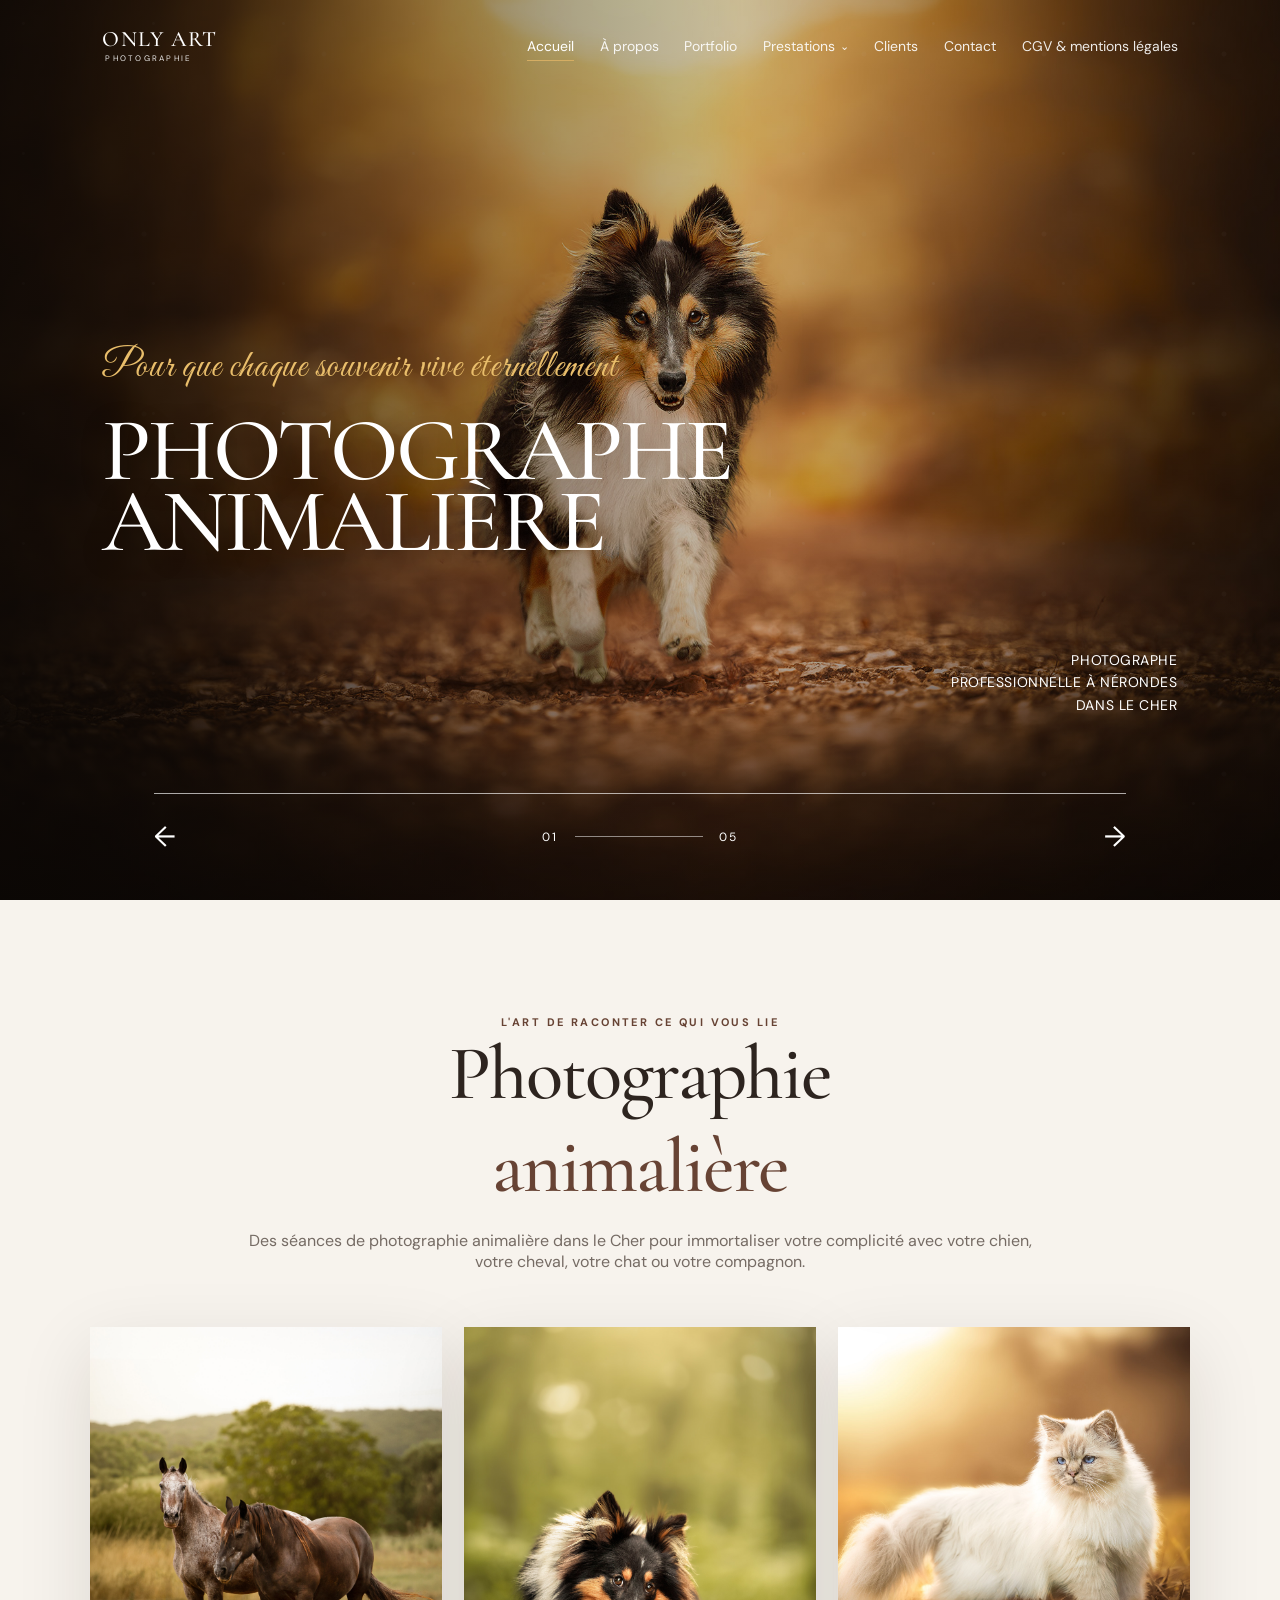
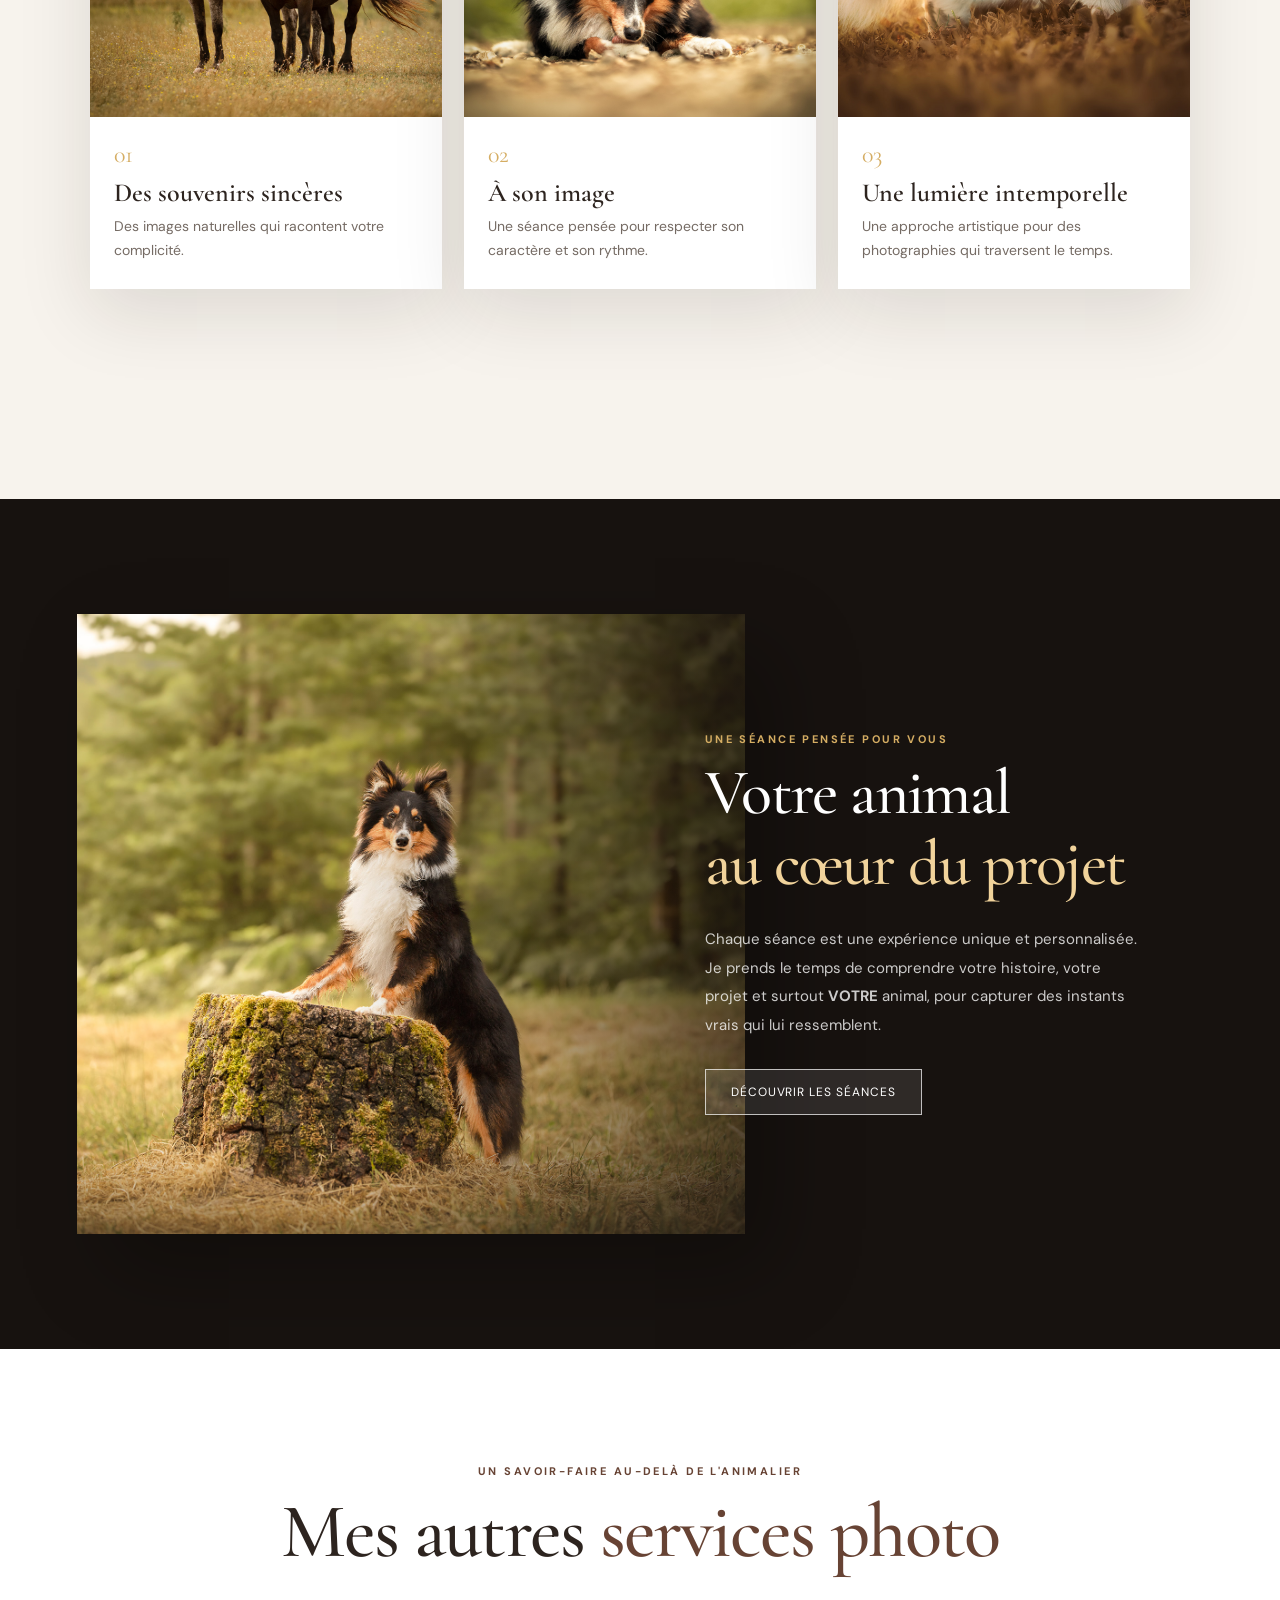
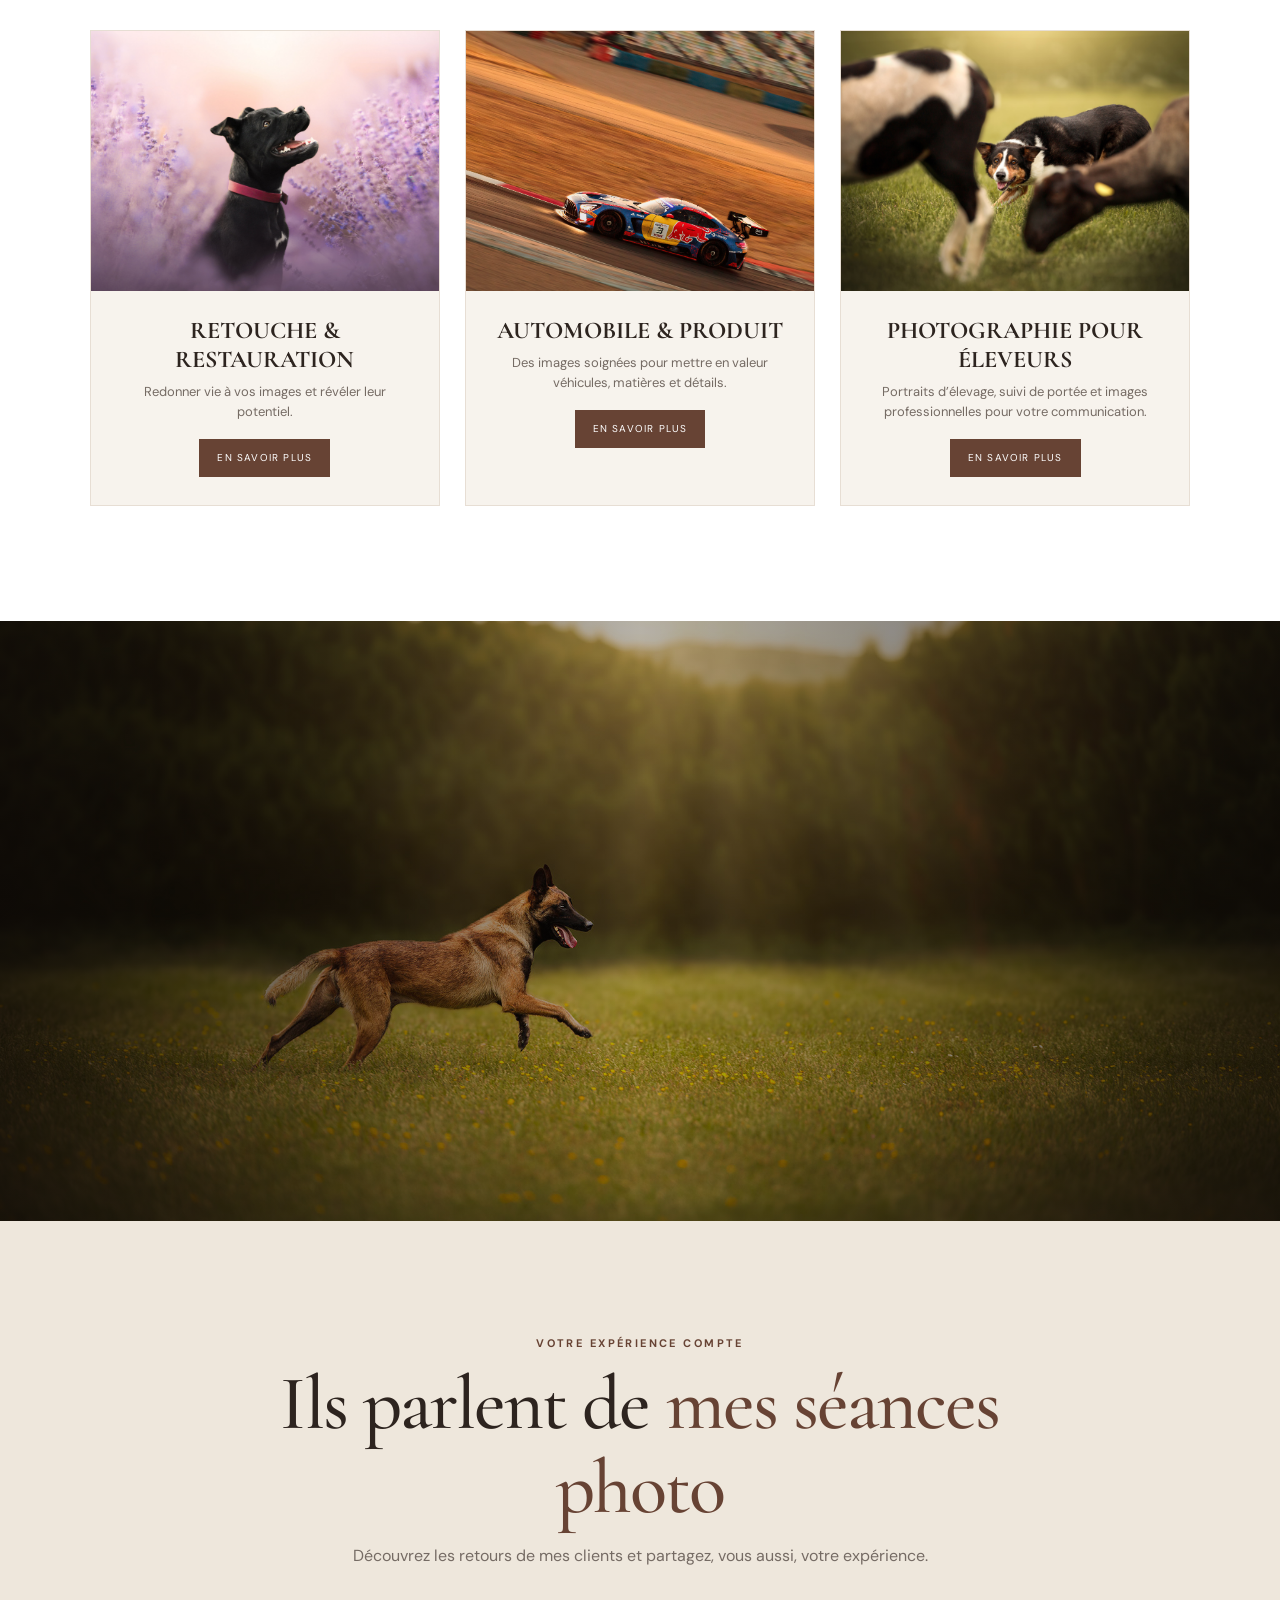
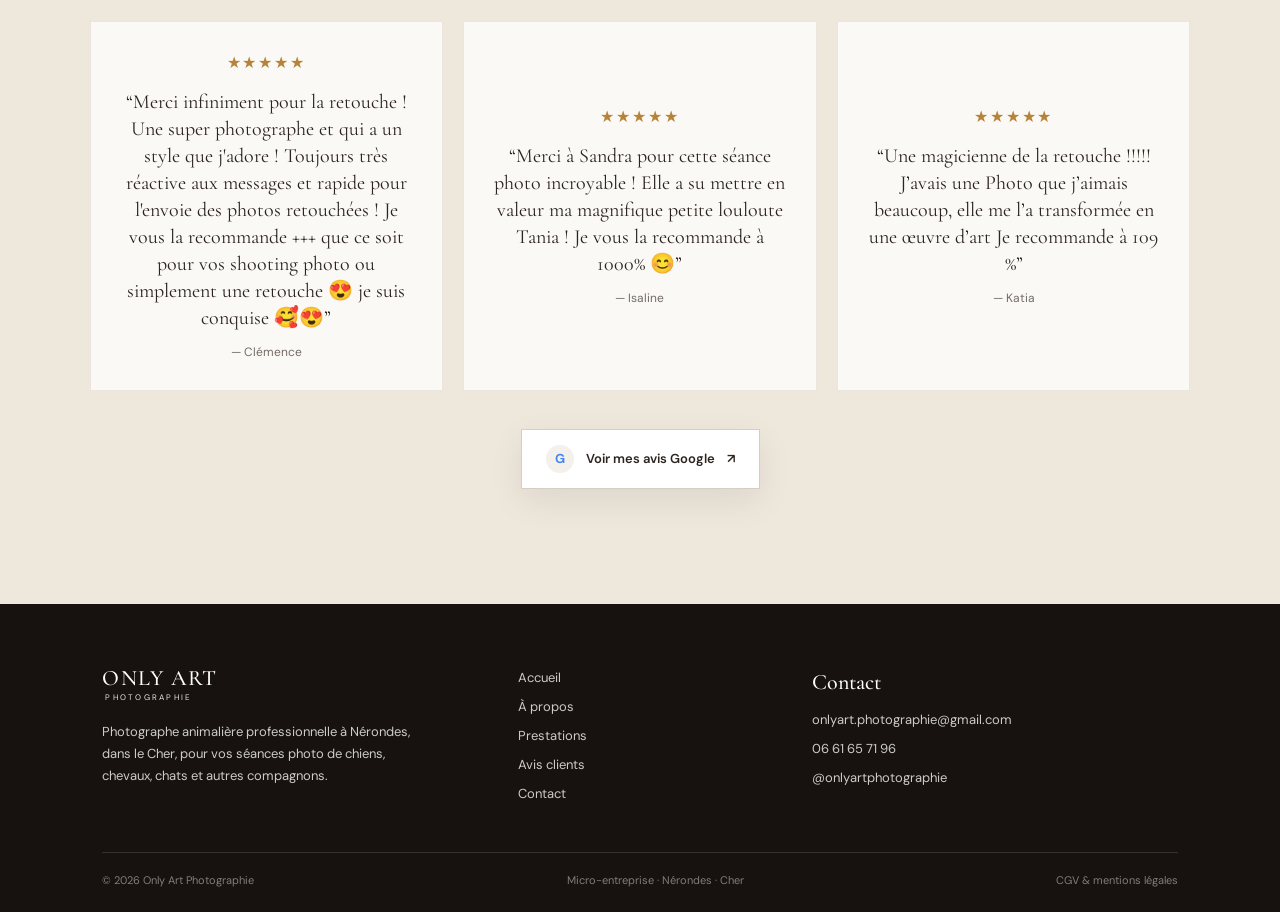
<file: index.html>
<!DOCTYPE html>

<html lang="fr">
<head>
<meta charset="utf-8"/>
<meta content="width=device-width, initial-scale=1.0" name="viewport"/>
<title>Photographe animalière dans le Cher | Only Art Photographie</title>
<meta content="Photographe animalière professionnelle à Nérondes dans le Cher. Séances photo pour chiens, chevaux, chats et autres animaux, en extérieur et dans le respect de leur rythme." name="description"/>
<meta content="index, follow, max-image-preview:large" name="robots"/>
<meta content="Only Art Photographie" name="author"/>
<meta content="#17120f" name="theme-color"/>
<meta content="telephone=yes" name="format-detection"/>
<!-- Open Graph / partage social -->
<meta content="website" property="og:type"/>
<meta content="fr_FR" property="og:locale"/>
<meta content="Only Art Photographie" property="og:site_name"/>
<meta content="Photographe animalière dans le Cher | Only Art Photographie" property="og:title"/>
<meta content="Photographe animalière professionnelle à Nérondes dans le Cher. Séances photo pour chiens, chevaux, chats et autres animaux, en extérieur et dans le respect de leur rythme." property="og:description"/>
<meta content="https://www.onlyartphotographie.fr/assets/images/home/image-banniere.jpg" property="og:image"/>
<meta content="Photographie animalière — Only Art Photographie" property="og:image:alt"/>
<meta content="image/jpeg" property="og:image:type"/>
<!-- Twitter / X -->
<meta content="summary_large_image" name="twitter:card"/>
<meta content="Photographe animalière dans le Cher | Only Art Photographie" name="twitter:title"/>
<meta content="Photographe animalière professionnelle à Nérondes dans le Cher. Séances photo pour chiens, chevaux, chats et autres animaux, en extérieur et dans le respect de leur rythme." name="twitter:description"/>
<meta content="https://www.onlyartphotographie.fr/assets/images/home/image-banniere.jpg" name="twitter:image"/>
<meta content="Photographie animalière — Only Art Photographie" name="twitter:image:alt"/>
<!-- Données structurées : activité locale -->
<script type="application/ld+json">
  {
    "@context": "https://schema.org",
    "@type": "ProfessionalService",
    "@id": "#business",
    "name": "Only Art Photographie",
    "description": "Photographe animalière professionnelle dans le Cher, spécialisée dans les séances photo pour animaux et la photographie artistique.",
    "url": "https://www.onlyartphotographie.fr/",
    "image": "image-banniere.jpg",
    "logo": "image-banniere.jpg",
    "telephone": "+33661657196",
    "email": "onlyart.photographie@gmail.com",
    "priceRange": "€€",
    "areaServed": {
      "@type": "AdministrativeArea",
      "name": "Cher"
    },
    "address": {
      "@type": "PostalAddress",
      "addressLocality": "Nérondes",
      "addressRegion": "Centre-Val de Loire",
      "addressCountry": "FR"
    },
    "sameAs": [
      "https://www.instagram.com/onlyartphotographie/"
    ],
    "knowsAbout": [
      "Photographie animalière",
      "Photographie de chiens",
      "Photographie de chevaux",
      "Photographie de chats",
      "Photographie automobile",
      "Photographie de produit",
      "Photographie pour éleveurs",
      "Suivi de portée",
      "Retouche photo"
    ]
  }
  </script>
<link href="https://www.onlyartphotographie.fr/" rel="canonical"/>
<link href="https://www.onlyartphotographie.fr/" hreflang="fr-FR" rel="alternate"/>
<link href="https://fonts.googleapis.com" rel="preconnect"/>
<link crossorigin="" href="https://fonts.gstatic.com" rel="preconnect"/>
<link href="https://fonts.googleapis.com/css2?family=Cormorant+Garamond:wght@400;500;600;700&amp;family=DM+Sans:wght@400;500;600;700&amp;family=Great+Vibes&amp;display=swap" rel="stylesheet"/>
<link href="style.css" rel="stylesheet"/>
<meta content="https://www.onlyartphotographie.fr/" property="og:url"/></head>
<body>
<div aria-hidden="true" class="page-loader"><span></span></div>
<header class="site-header" id="top">
<a aria-label="Only Art Photographie - Accueil" class="brand" href="index.html">
<span class="brand-main">ONLY ART</span>
<span class="brand-sub">PHOTOGRAPHIE</span>
</a>
<button aria-expanded="false" aria-label="Ouvrir le menu" class="menu-toggle">
<span></span><span></span><span></span>
</button>
<nav aria-label="Navigation principale" class="main-nav"><a class="active" href="index.html">Accueil</a><a href="a-propos.html">À propos</a><a href="portfolio.html">Portfolio</a><span class="nav-dropdown">
<a href="tarifs.html">Prestations <span class="nav-caret">⌄</span></a>
<span class="nav-submenu">
<a href="tarifs.html">Photographie animalière</a>
<a href="elevages.html">Éleveurs</a>
<a href="retouches.html">Retouche &amp; restauration</a>
<a href="autres-prestations.html">Automobile &amp; produit</a>
</span>
</span><a href="clients.html">Clients</a><a href="contact.html">Contact</a><a href="cgv.html">CGV &amp; mentions légales</a></nav>
</header>
<main>
<!-- HERO -->
<section aria-label="Photographe animalière dans le Cher" class="hero">
<div class="hero-slides">
<article class="hero-slide is-active">
<div class="hero-placeholder">
<img alt="Photographie animalière dans le Cher — Only Art Photographie" fetchpriority="high" src="assets/images/home/image-banniere.jpg"/>
</div>
</article>
<article class="hero-slide">
<div class="hero-placeholder">
<img alt="Séance de photographie animalière pour animaux dans le Cher" src="assets/images/home/image-banniere-2.jpg"/>
</div>
</article>
<article class="hero-slide">
<div class="hero-placeholder">
<img alt="Photographie artistique d’un animal — Only Art Photographie" src="assets/images/home/image-banniere-3.jpg"/>
</div>
</article>
<article class="hero-slide">
<div class="hero-placeholder">
<img alt="Portrait animalier réalisé par Only Art Photographie dans le Cher" src="assets/images/home/image-banniere-4.jpg"/>
</div>
</article>
<article class="hero-slide">
<div class="hero-placeholder">
<img alt="Photographie de chien, cheval ou chat dans le Cher" src="assets/images/home/image-banniere-5.jpg"/>
</div>
</article>
</div>
<div class="hero-overlay"></div>
<div class="hero-content">
<p class="eyebrow script">Pour que chaque souvenir vive éternellement</p>
<h1>PHOTOGRAPHE<br/><em>ANIMALIÈRE</em></h1>
<p class="hero-location">PHOTOGRAPHE<br/>PROFESSIONNELLE À NÉRONDES<br/>DANS LE CHER</p>
</div>
<div class="hero-bottom">
<button aria-label="Photo précédente" class="slider-arrow" id="prevSlide">←</button>
<div class="slider-progress">
<span id="slideCurrent">01</span>
<i></i>
<span>05</span>
</div>
<button aria-label="Photo suivante" class="slider-arrow" id="nextSlide">→</button>
</div>
</section>
<!-- INTRO / ANIMALIER -->
<section class="section animalier-section" id="univers">
<div class="section-heading reveal">
<p class="eyebrow">L'art de raconter ce qui vous lie</p>
<h2>
    <span>Photographie</span>
    <em>animalière</em>
</h2>
<p>Des séances de photographie animalière dans le Cher pour immortaliser votre complicité avec votre chien, votre cheval, votre chat ou votre compagnon.</p>
</div>
<div class="animal-grid">
<article class="animal-card reveal">
<div class="image-box">
<img alt="Séance photo animalière — souvenirs naturels avec votre animal" loading="lazy" src="assets/images/home/image-2.jpg"/>
</div>
<div class="card-body"><span>01</span><h3>Des souvenirs sincères</h3><p>Des images naturelles qui racontent votre complicité.</p></div>
</article>
<article class="animal-card reveal delay-1">
<div class="image-box">
<img alt="Photographie animalière respectueuse du caractère de votre animal" loading="lazy" src="assets/images/home/image-3.jpg"/>
</div>
<div class="card-body"><span>02</span><h3>À son image</h3><p>Une séance pensée pour respecter son caractère et son rythme.</p></div>
</article>
<article class="animal-card reveal delay-2">
<div class="image-box">
<img alt="Portrait animalier à la lumière naturelle — Only Art Photographie" loading="lazy" src="assets/images/home/image-4.jpg"/>
</div>
<div class="card-body"><span>03</span><h3>Une lumière intemporelle</h3><p>Une approche artistique pour des photographies qui traversent le temps.</p></div>
</article>
</div>
<div class="center-cta reveal">
<a class="btn" href="portfolio.html">Découvrir mon univers</a>
</div>
</section>
<!-- STORY -->
<section class="story-section section" id="portfolio">
<div class="story-image image-box reveal">
<img alt="Séance de photographie animalière personnalisée dans le Cher" loading="lazy" src="assets/images/home/image-5.jpg"/>
</div>
<div class="story-content reveal delay-1">
<p class="eyebrow">Une séance pensée pour vous</p>
<h2>Votre animal<br/><em>au cœur du projet</em></h2>
<p>
          Chaque séance est une expérience unique et personnalisée. Je prends le temps de comprendre
          votre histoire, votre projet et surtout <strong>VOTRE</strong> animal, pour capturer des instants
          vrais qui lui ressemblent.
        </p>
<a class="btn btn-light" href="tarifs.html">Découvrir les séances</a>
</div>
</section>
<!-- OTHER SERVICES -->
<section class="section services-section" id="prestations">
<div class="section-heading reveal">
<p class="eyebrow">Un savoir-faire au-delà de l'animalier</p>
<h2>Mes autres <em>services photo</em></h2>
</div>
<div class="services-grid">
<article class="service-card reveal">
<div class="image-box">
<img alt="Retouche et restauration photo — Only Art Photographie" loading="lazy" src="assets/images/home/image-6.jpg"/>
</div>
<div class="service-content">
<h3>RETOUCHE &amp; RESTAURATION</h3>
<p>Redonner vie à vos images et révéler leur potentiel.</p>
<a class="small-btn" href="retouches.html">En savoir plus</a>
</div>
</article>
<article class="service-card reveal delay-1">
<div class="image-box">
<img alt="Photographie automobile — Only Art Photographie" loading="lazy" src="assets/images/home/image-7.jpg"/>
</div>
<div class="service-content">
<h3>AUTOMOBILE &amp; PRODUIT</h3>
<p>Des images soignées pour mettre en valeur véhicules, matières et détails.</p>
<a class="small-btn" href="autres-prestations.html">En savoir plus</a>
</div>
</article>
<article class="service-card reveal delay-2">
<div class="image-box">
<img alt="Photographie professionnelle pour éleveurs — Only Art Photographie" loading="lazy" src="assets/images/elevage/elevage-page-acceuil.jpg"/>
</div>
<div class="service-content">
<h3>PHOTOGRAPHIE POUR ÉLEVEURS</h3>
<p>Portraits d’élevage, suivi de portée et images professionnelles pour votre communication.</p>
<a class="small-btn" href="elevages.html">En savoir plus</a>
</div>
</article>
</div>
</section>
<!-- CONTACT CTA -->
<section class="contact-banner" id="contact">
<div class="contact-bg image-box">
<img alt="Photographie pour votre projet — Only Art Photographie" loading="lazy" src="assets/images/home/image-9.jpg"/>
</div>
<div class="contact-overlay"></div>
<div class="contact-content reveal">
<p class="eyebrow">Une idée, une envie, un projet ?</p>
<h2>Prêt à raconter<br/><em>votre histoire ?</em></h2>
<p>Créons ensemble vos souvenirs.</p>
<a class="btn btn-light" href="contact.html">Me contacter</a>
</div>
</section>
<!-- GOOGLE REVIEWS -->
<section class="reviews section" id="avis">
<div class="reviews-inner">
<div class="section-heading reveal">
<p class="eyebrow">Votre expérience compte</p>
<h2>Ils parlent de <em>mes séances photo</em></h2>
<p>Découvrez les retours de mes clients et partagez, vous aussi, votre expérience.</p>
</div>
<div class="review-cards">
<article class="review-card reveal">
<div class="stars">★★★★★</div>
<p>“Merci infiniment pour la retouche ! Une super photographe et qui a un style que j'adore ! Toujours très réactive aux messages et rapide pour l'envoie des photos retouchées ! Je vous la recommande +++ que ce soit pour vos shooting photo ou simplement une retouche 😍 je suis conquise 🥰😍”</p>
<span>— Clémence </span>
</article>
<article class="review-card reveal delay-1">
<div class="stars">★★★★★</div>
<p>“Merci à Sandra pour cette séance photo incroyable ! Elle a su mettre en valeur ma magnifique petite louloute Tania ! Je vous la recommande à 1000% 😊”</p>
<span>— Isaline</span>
</article>
<article class="review-card reveal delay-2">
<div class="stars">★★★★★</div>
<p>“Une magicienne de la retouche !!!!!
J’avais une Photo que j’aimais beaucoup, elle me l’a transformée en une œuvre d’art
Je recommande à 109 %”</p>
<span>— Katia </span>
</article>
</div>
<!-- Remplacez l'URL ci-dessous par le lien exact de votre fiche Google Business Profile. -->
<a class="google-btn reveal" href="https://www.google.com/search?q=Only+Art+Photographie+N%C3%A9rondes+avis+Google" rel="noopener noreferrer" target="_blank">
<span class="google-g">G</span>
          Voir mes avis Google
          <span>↗</span>
</a>
</div>
</section>
</main>
<footer class="site-footer" id="mentions">
<div class="footer-top">
<div>
<a class="brand footer-brand" href="index.html">
<span class="brand-main">ONLY ART</span>
<span class="brand-sub">PHOTOGRAPHIE</span>
</a>
<p>Photographe animalière professionnelle à Nérondes, dans le Cher, pour vos séances photo de chiens, chevaux, chats et autres compagnons.</p>
</div>
<div class="footer-links">
<a href="index.html">Accueil</a>
<a href="a-propos.html">À propos</a>
<a href="tarifs.html">Prestations</a>
<a href="#avis">Avis clients</a>
<a href="contact.html">Contact</a>
</div>
<div class="footer-contact">
<strong>Contact</strong>
<a href="mailto:onlyart.photographie@gmail.com">onlyart.photographie@gmail.com</a>
<a href="tel:+33661657196">06 61 65 71 96</a>
<a href="https://www.instagram.com/onlyartphotographie/" rel="noopener noreferrer" target="_blank">@onlyartphotographie</a>
</div>
</div>
<div class="footer-bottom">
<span>© <span id="year"></span> Only Art Photographie</span>
<span>Micro-entreprise · Nérondes · Cher</span>
<a href="cgv.html">CGV &amp; mentions légales</a>
</div>
</footer>
<button aria-label="Retour en haut" class="back-top" id="backTop">↑</button>
<script src="script.js"></script>
</body>
</html>
</file>
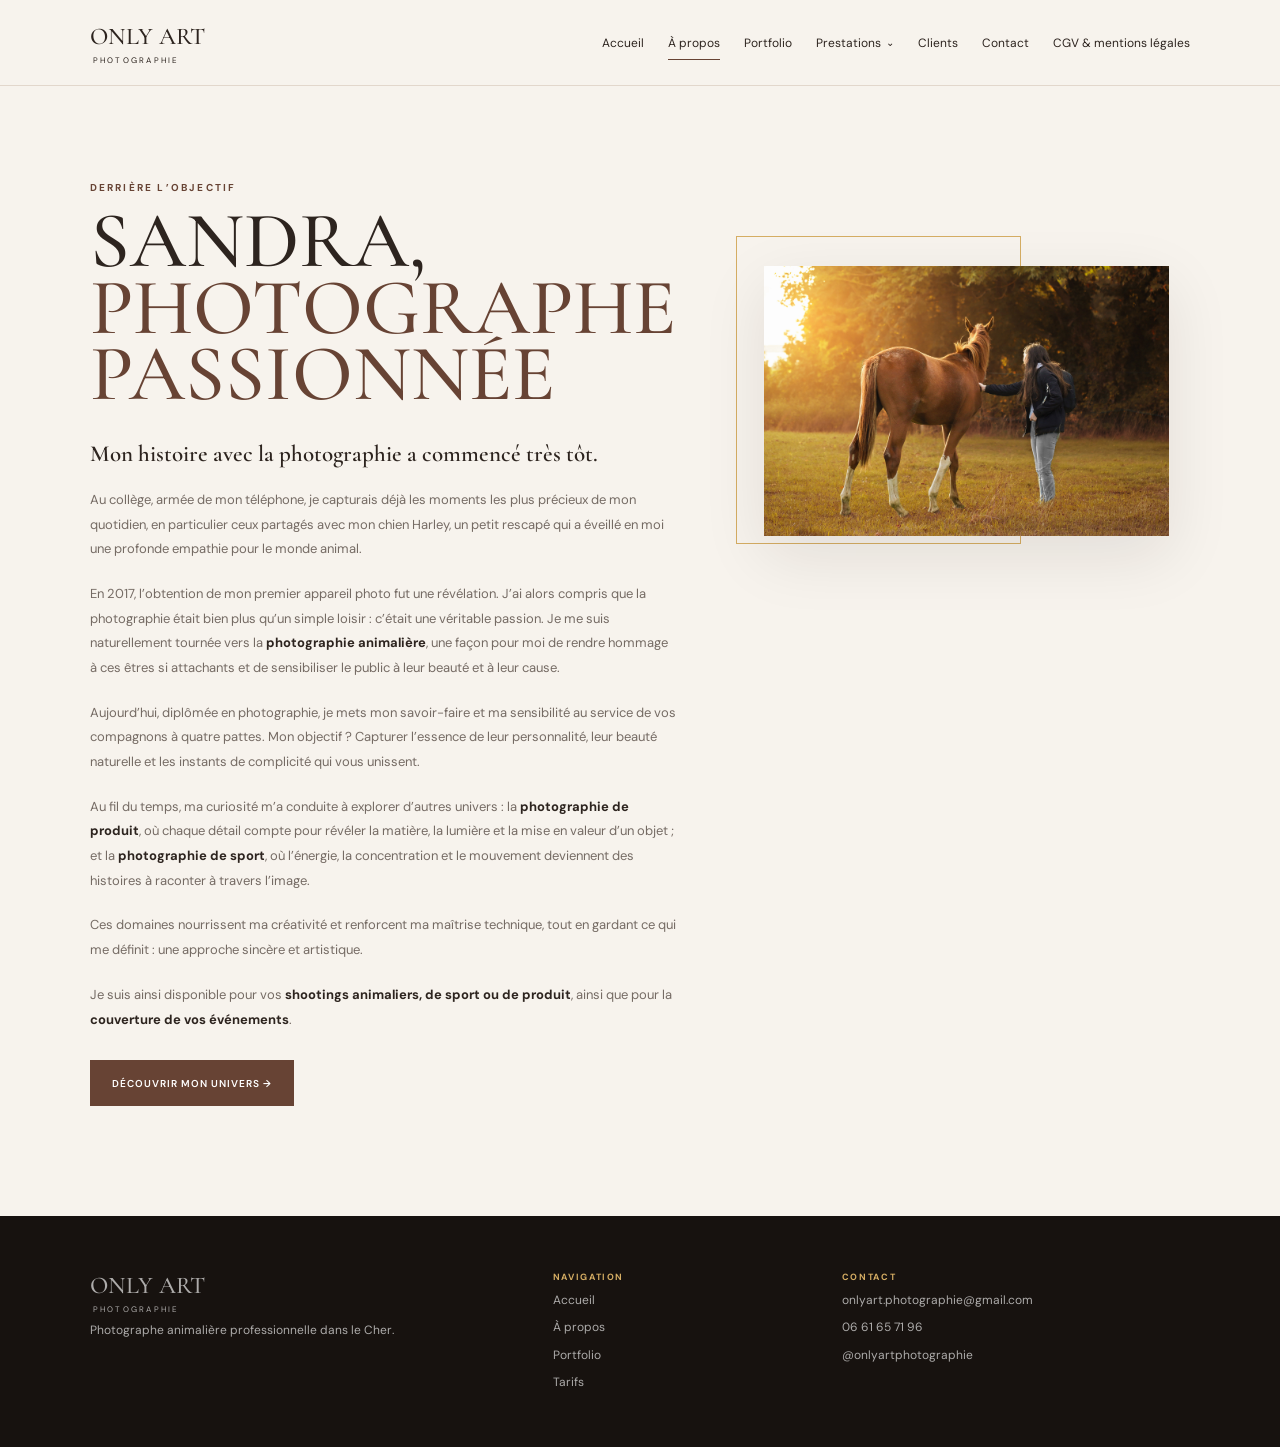
<file: a-propos.html>
<!DOCTYPE html>

<html lang="fr">
<head>
<meta charset="utf-8"/>
<meta content="width=device-width,initial-scale=1" name="viewport"/>
<meta content="Découvrez Sandra, photographe professionnelle diplômée et fondatrice de Only Art Photographie, spécialisée en photographie animalière dans le Cher." name="description"/>
<title>À propos de Sandra | Only Art Photographie</title>
<link href="https://fonts.googleapis.com" rel="preconnect"/>
<link crossorigin="" href="https://fonts.gstatic.com" rel="preconnect"/>
<link href="https://fonts.googleapis.com/css2?family=Cormorant+Garamond:wght@400;500;600;700&amp;family=DM+Sans:wght@400;500;600;700&amp;display=swap" rel="stylesheet"/>
<link href="a-propos.css" rel="stylesheet"/>
<meta content="index, follow, max-image-preview:large" name="robots"/><meta content="Only Art Photographie" name="author"/><meta content="#17120f" name="theme-color"/><link href="https://www.onlyartphotographie.fr/a-propos.html" rel="canonical"/><meta content="website" property="og:type"/><meta content="fr_FR" property="og:locale"/><meta content="Only Art Photographie" property="og:site_name"/><meta content="À propos de Sandra | Only Art Photographie" property="og:title"/><meta content="Découvrez Sandra, photographe professionnelle diplômée et fondatrice de Only Art Photographie, spécialisée en photographie animalière dans le Cher." property="og:description"/><meta content="https://www.onlyartphotographie.fr/a-propos.html" property="og:url"/><meta content="https://www.onlyartphotographie.fr/assets/images/misc/image-a-propos.jpg" property="og:image"/><meta content="summary_large_image" name="twitter:card"/><meta content="À propos de Sandra | Only Art Photographie" name="twitter:title"/><meta content="Découvrez Sandra, photographe professionnelle diplômée et fondatrice de Only Art Photographie, spécialisée en photographie animalière dans le Cher." name="twitter:description"/><meta content="https://www.onlyartphotographie.fr/assets/images/misc/image-a-propos.jpg" name="twitter:image"/><script type="application/ld+json">{"@context": "https://schema.org", "@type": "WebPage", "name": "À propos de Sandra | Only Art Photographie", "description": "Découvrez Sandra, photographe professionnelle diplômée et fondatrice de Only Art Photographie, spécialisée en photographie animalière dans le Cher.", "url": "https://www.onlyartphotographie.fr/a-propos.html", "isPartOf": {"@type": "WebSite", "name": "Only Art Photographie", "url": "https://www.onlyartphotographie.fr/"}}</script></head>
<body>
<header class="header">
<a class="logo" href="index.html"><b>ONLY ART</b><small>PHOTOGRAPHIE</small></a>
<button aria-expanded="false" aria-label="Ouvrir le menu" class="menu">☰</button>
<nav><a href="index.html">Accueil</a><a class="active" href="a-propos.html">À propos</a><a href="portfolio.html">Portfolio</a><span class="nav-dropdown">
<a href="tarifs.html">Prestations <span class="nav-caret">⌄</span></a>
<span class="nav-submenu">
<a href="tarifs.html">Photographie animalière</a>
<a href="elevages.html">Éleveurs</a>
<a href="retouches.html">Retouche &amp; restauration</a>
<a href="autres-prestations.html">Automobile &amp; produit</a>
</span>
</span><a href="clients.html">Clients</a><a href="contact.html">Contact</a><a href="cgv.html">CGV &amp; mentions légales</a></nav>
</header>
<main>
<section class="about wrap">
<div class="about-text reveal">
<p class="eyebrow">DERRIÈRE L’OBJECTIF</p>
<h1>
      SANDRA,<br/>
<em>PHOTOGRAPHE PASSIONNÉE</em>
</h1>
<div class="copy">
<p>Mon histoire avec la photographie a commencé très tôt.</p>
<p>Au collège, armée de mon téléphone, je capturais déjà les moments les plus précieux de mon quotidien, en particulier ceux partagés avec mon chien Harley, un petit rescapé qui a éveillé en moi une profonde empathie pour le monde animal.</p>
<p>En 2017, l’obtention de mon premier appareil photo fut une révélation. J’ai alors compris que la photographie était bien plus qu’un simple loisir : c’était une véritable passion. Je me suis naturellement tournée vers la <strong>photographie animalière</strong>, une façon pour moi de rendre hommage à ces êtres si attachants et de sensibiliser le public à leur beauté et à leur cause.</p>
<p>Aujourd’hui, diplômée en photographie, je mets mon savoir-faire et ma sensibilité au service de vos compagnons à quatre pattes. Mon objectif ? Capturer l’essence de leur personnalité, leur beauté naturelle et les instants de complicité qui vous unissent.</p>
<p>Au fil du temps, ma curiosité m’a conduite à explorer d’autres univers : la <strong>photographie de produit</strong>, où chaque détail compte pour révéler la matière, la lumière et la mise en valeur d’un objet ; et la <strong>photographie de sport</strong>, où l’énergie, la concentration et le mouvement deviennent des histoires à raconter à travers l’image.</p>
<p>Ces domaines nourrissent ma créativité et renforcent ma maîtrise technique, tout en gardant ce qui me définit : une approche sincère et artistique.</p>
<p>Je suis ainsi disponible pour vos <strong>shootings animaliers, de sport ou de produit</strong>, ainsi que pour la <strong>couverture de vos événements</strong>.</p>
</div>
<a class="btn" href="portfolio.html">Découvrir mon univers →</a>
</div>
<div class="about-visual reveal">
<div class="photo">
<img alt="Sandra, photographe Only Art Photographie lors d’une séance avec un cheval" decoding="async" loading="lazy" src="assets/images/misc/image-a-propos.jpg"/>

</div>
</div>
</section>
</main>
<footer>
<div><a class="logo" href="index.html"><b>ONLY ART</b><small>PHOTOGRAPHIE</small></a><p>Photographe animalière professionnelle dans le Cher.</p></div>
<div><b>NAVIGATION</b><a href="index.html">Accueil</a><a href="a-propos.html">À propos</a><a href="portfolio.html">Portfolio</a><a href="tarifs.html">Tarifs</a></div>
<div><b>CONTACT</b><a href="mailto:onlyart.photographie@gmail.com">onlyart.photographie@gmail.com</a><a href="tel:+33661657196">06 61 65 71 96</a><a href="https://www.instagram.com/onlyartphotographie/" rel="noopener" target="_blank">@onlyartphotographie</a></div>
</footer>
<button aria-label="Retour en haut" class="top">↑</button>
<script src="a-propos.js"></script>
</body>
</html>
</file>
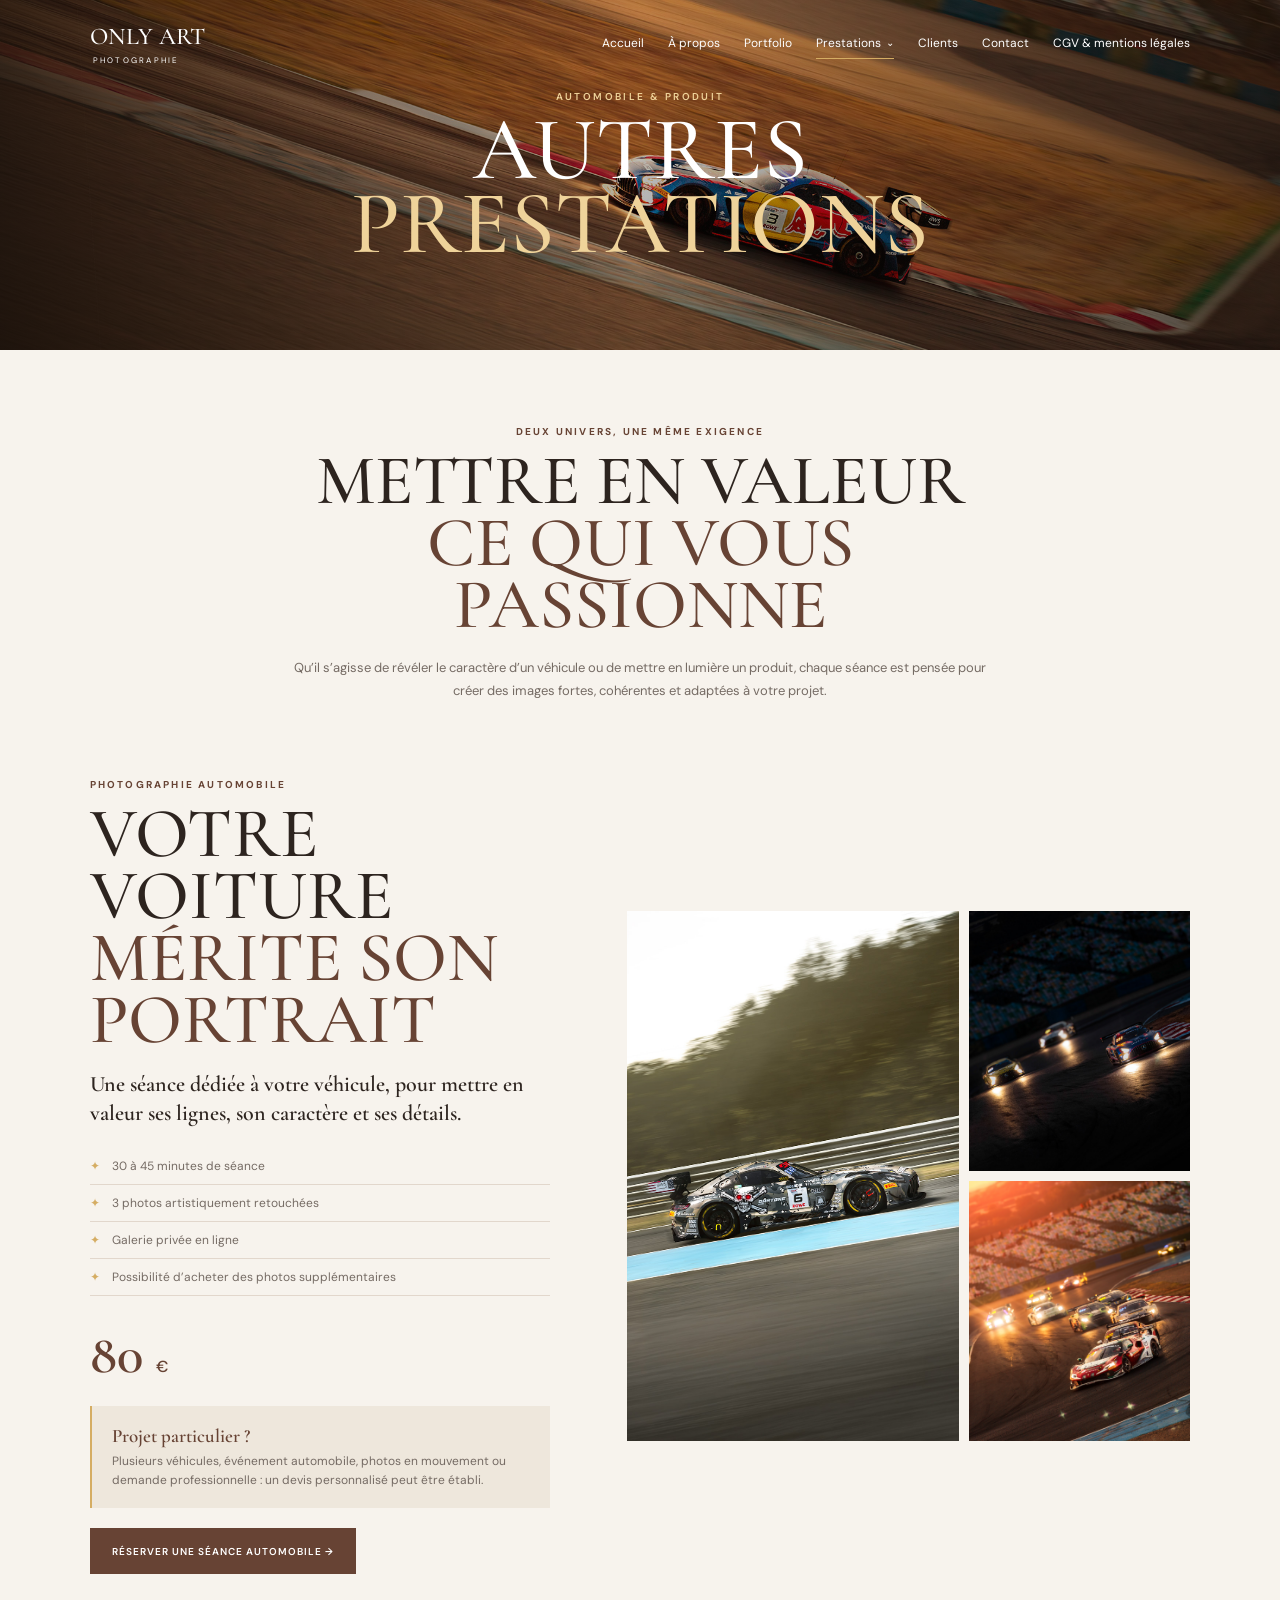
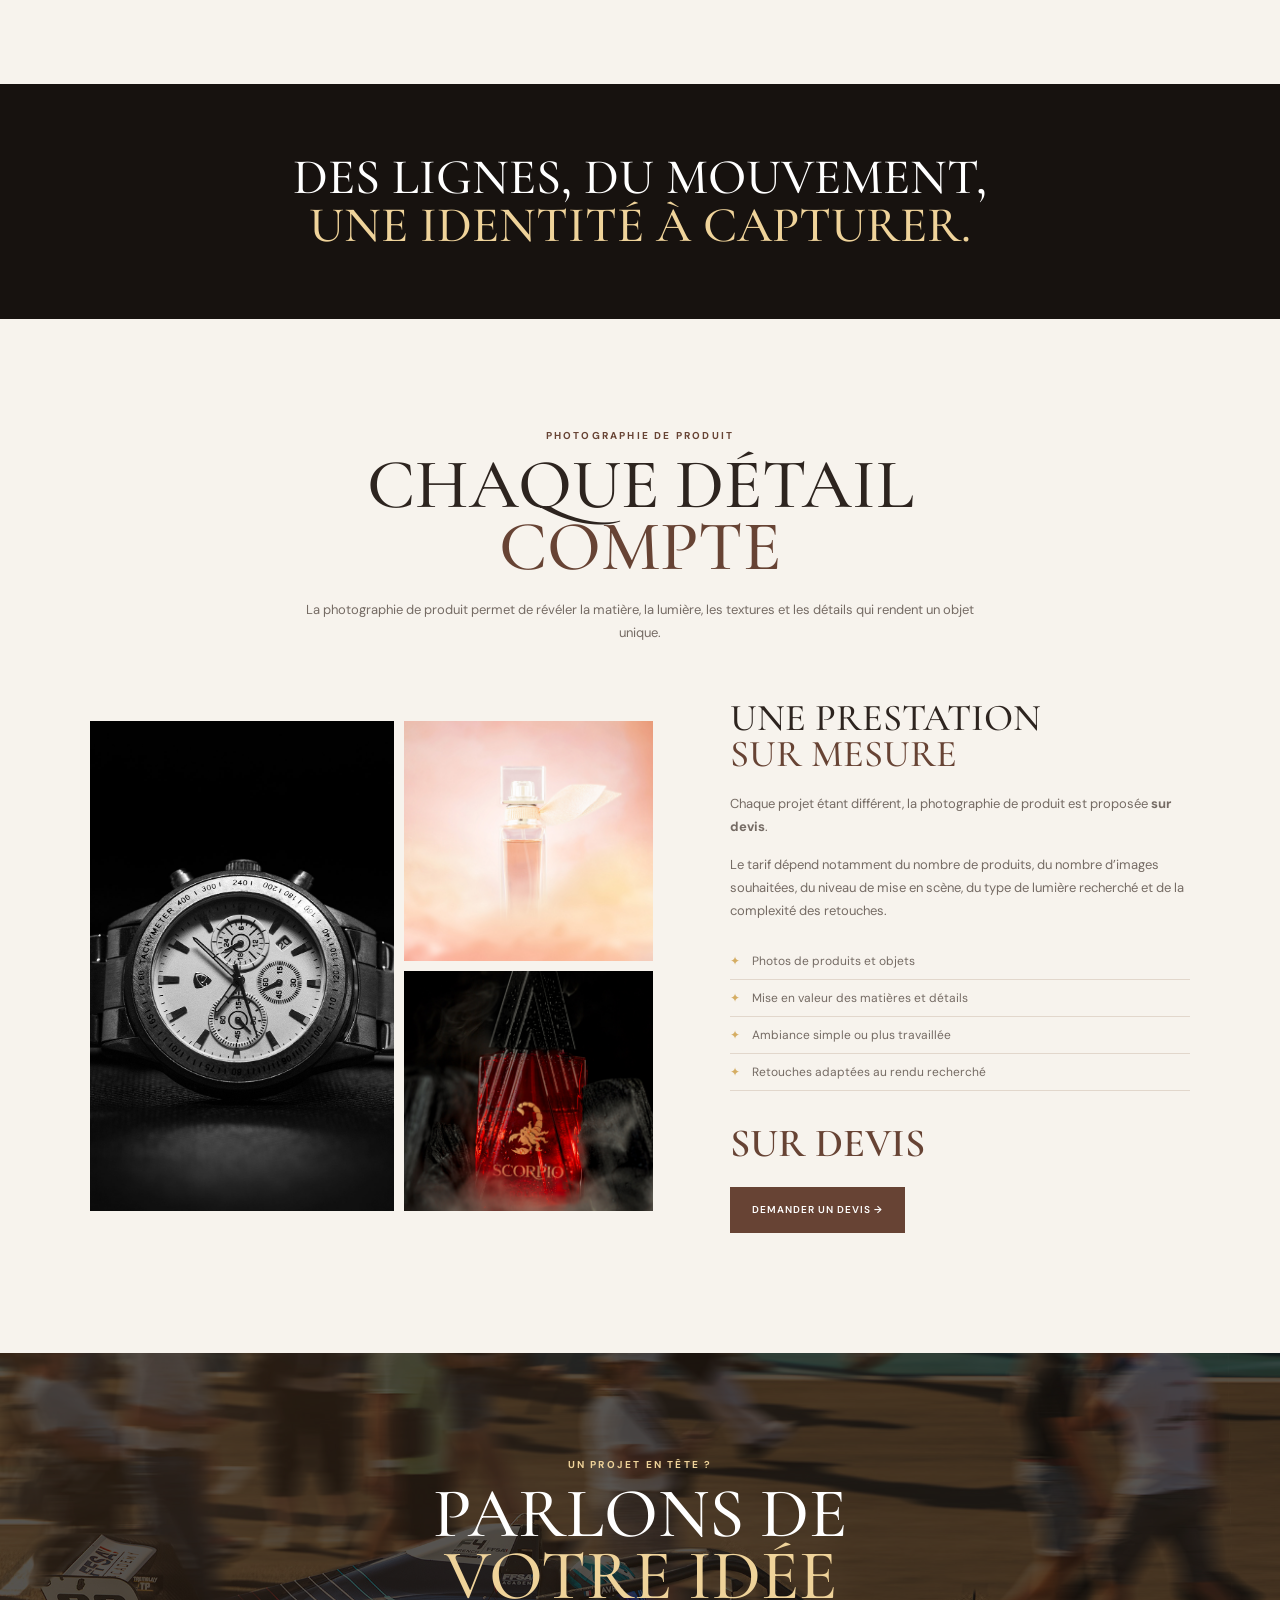
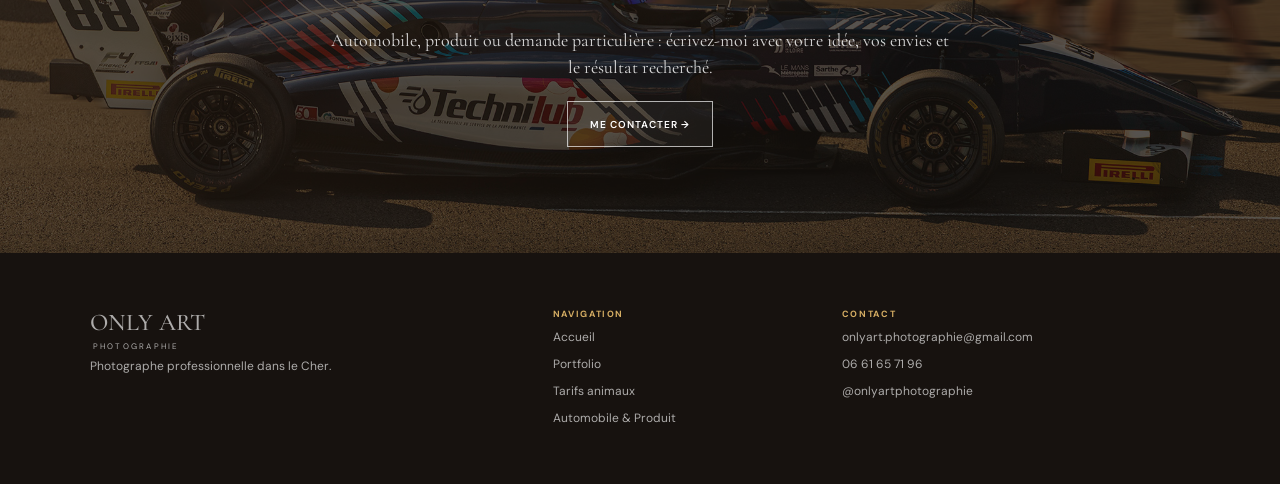
<file: autres-prestations.html>
<!DOCTYPE html>

<html lang="fr">
<head>
<meta charset="utf-8"/>
<meta content="width=device-width,initial-scale=1" name="viewport"/>
<meta content="Séances de photographie automobile et prestations de photographie de produit par Only Art Photographie dans le Cher." name="description"/>
<title>Photographie automobile &amp; produit | Only Art Photographie</title>
<link href="https://fonts.googleapis.com" rel="preconnect"/>
<link crossorigin="" href="https://fonts.gstatic.com" rel="preconnect"/>
<link href="https://fonts.googleapis.com/css2?family=Cormorant+Garamond:wght@400;500;600;700&amp;family=DM+Sans:wght@400;500;600;700&amp;display=swap" rel="stylesheet"/>
<link href="autres-prestations.css" rel="stylesheet"/>
<meta content="index, follow, max-image-preview:large" name="robots"/><meta content="Only Art Photographie" name="author"/><meta content="#17120f" name="theme-color"/><link href="https://www.onlyartphotographie.fr/autres-prestations.html" rel="canonical"/><meta content="website" property="og:type"/><meta content="fr_FR" property="og:locale"/><meta content="Only Art Photographie" property="og:site_name"/><meta content="Photographie automobile &amp; produit | Only Art Photographie" property="og:title"/><meta content="Séances de photographie automobile et prestations de photographie de produit par Only Art Photographie dans le Cher." property="og:description"/><meta content="https://www.onlyartphotographie.fr/autres-prestations.html" property="og:url"/><meta content="https://www.onlyartphotographie.fr/assets/images/banniere/Banniere-autres-prestations.jpg" property="og:image"/><meta content="summary_large_image" name="twitter:card"/><meta content="Photographie automobile &amp; produit | Only Art Photographie" name="twitter:title"/><meta content="Séances de photographie automobile et prestations de photographie de produit par Only Art Photographie dans le Cher." name="twitter:description"/><meta content="https://www.onlyartphotographie.fr/assets/images/banniere/Banniere-autres-prestations.jpg" name="twitter:image"/><script type="application/ld+json">{"@context": "https://schema.org", "@type": "WebPage", "name": "Photographie automobile & produit | Only Art Photographie", "description": "Séances de photographie automobile et prestations de photographie de produit par Only Art Photographie dans le Cher.", "url": "https://www.onlyartphotographie.fr/autres-prestations.html", "isPartOf": {"@type": "WebSite", "name": "Only Art Photographie", "url": "https://www.onlyartphotographie.fr/"}}</script></head>
<body>
<header class="header">
<a class="logo" href="index.html">
<b>ONLY ART</b>
<small>PHOTOGRAPHIE</small>
</a>
<button aria-expanded="false" aria-label="Ouvrir le menu" class="menu">☰</button>
<nav><a href="index.html">Accueil</a><a href="a-propos.html">À propos</a><a href="portfolio.html">Portfolio</a><span class="nav-dropdown">
<a class="active" href="tarifs.html">Prestations <span class="nav-caret">⌄</span></a>
<span class="nav-submenu">
<a href="tarifs.html">Photographie animalière</a>
<a href="elevages.html">Éleveurs</a>
<a href="retouches.html">Retouche &amp; restauration</a>
<a href="autres-prestations.html">Automobile &amp; produit</a>
</span>
</span><a href="clients.html">Clients</a><a href="contact.html">Contact</a><a href="cgv.html">CGV &amp; mentions légales</a></nav>
</header>
<main>
<section class="page-banner">
<div class="photo">
<img alt="Photographie automobile et de produit — Only Art Photographie" decoding="async" loading="eager" src="assets/images/banniere/Banniere-autres-prestations.jpg"/>

</div>
<div class="overlay"></div>
<div class="banner-copy reveal">
<p>AUTOMOBILE &amp; PRODUIT</p>
<h1>AUTRES<br/><em>PRESTATIONS</em></h1>
</div>
</section>
<section class="intro wrap reveal">
<p class="eyebrow">DEUX UNIVERS, UNE MÊME EXIGENCE</p>
<h2>METTRE EN VALEUR<br/><em>CE QUI VOUS PASSIONNE</em></h2>
<p>
    Qu’il s’agisse de révéler le caractère d’un véhicule ou de mettre en lumière
    un produit, chaque séance est pensée pour créer des images fortes, cohérentes
    et adaptées à votre projet.
  </p>
</section>
<section class="automobile wrap">
<div class="auto-layout">
<div class="auto-copy reveal">
<p class="eyebrow">PHOTOGRAPHIE AUTOMOBILE</p>
<h2>VOTRE VOITURE<br/><em>MÉRITE SON PORTRAIT</em></h2>
<p class="lead">
        Une séance dédiée à votre véhicule, pour mettre en valeur ses lignes,
        son caractère et ses détails.
      </p>
<ul>
<li>30 à 45 minutes de séance</li>
<li>3 photos artistiquement retouchées</li>
<li>Galerie privée en ligne</li>
<li>Possibilité d’acheter des photos supplémentaires</li>
</ul>
<div class="auto-price">80 <small>€</small></div>
<div class="project-note">
<strong>Projet particulier ?</strong>
<p>
          Plusieurs véhicules, événement automobile, photos en mouvement
          ou demande professionnelle : un devis personnalisé peut être établi.
        </p>
</div>
<a class="btn" href="mailto:onlyart.photographie@gmail.com?subject=Séance automobile">
        Réserver une séance automobile →
      </a>
</div>
<div class="auto-gallery reveal">
<div class="photo auto-main">
<img alt="Photographie automobile sur circuit" decoding="async" loading="lazy" src="assets/images/portfolio/portfolio-voiture1.jpg"/>

</div>
<div class="photo auto-small">
<img alt="Voitures de course en mouvement" decoding="async" loading="lazy" src="assets/images/portfolio/portfolio-voiture.jpg"/>

</div>
<div class="photo auto-small">
<img alt="Sport automobile photographié sur circuit" decoding="async" loading="lazy" src="assets/images/portfolio/portfolio-voiture2.jpg"/>

</div>
</div>
</div>
</section>
<section class="divider-band">
<div class="wrap reveal">
<p>DES LIGNES, DU MOUVEMENT,<br/><em>UNE IDENTITÉ À CAPTURER.</em></p>
</div>
</section>
<section class="product wrap">
<div class="product-heading reveal">
<p class="eyebrow">PHOTOGRAPHIE DE PRODUIT</p>
<h2>CHAQUE DÉTAIL<br/><em>COMPTE</em></h2>
<p>
      La photographie de produit permet de révéler la matière, la lumière,
      les textures et les détails qui rendent un objet unique.
    </p>
</div>
<div class="product-layout">
<div class="product-gallery reveal">
<div class="photo product-tall">
<img alt="Photographie de produit professionnelle" decoding="async" loading="lazy" src="assets/images/misc/image-autres-presta-produit.jpg"/>

</div>
<div class="photo product-small">
<img alt="Mise en valeur d’un produit en photographie" decoding="async" loading="lazy" src="assets/images/misc/image-autres-presta-produit2.jpg"/>

</div>
<div class="photo product-small">
<img alt="Photographie créative de produit" decoding="async" loading="lazy" src="assets/images/misc/image-autres-presta-produit3.jpg"/>

</div>
</div>
<div class="product-copy reveal">
<h3>UNE PRESTATION<br/><em>SUR MESURE</em></h3>
<p>
        Chaque projet étant différent, la photographie de produit est proposée
        <strong>sur devis</strong>.
      </p>
<p>
        Le tarif dépend notamment du nombre de produits, du nombre d’images souhaitées,
        du niveau de mise en scène, du type de lumière recherché et de la complexité
        des retouches.
      </p>
<ul>
<li>Photos de produits et objets</li>
<li>Mise en valeur des matières et détails</li>
<li>Ambiance simple ou plus travaillée</li>
<li>Retouches adaptées au rendu recherché</li>
</ul>
<div class="devis">SUR DEVIS</div>
<a class="btn" href="mailto:onlyart.photographie@gmail.com?subject=Demande photographie de produit">
        Demander un devis →
      </a>
</div>
</div>
</section>
<section class="final-cta">
<div class="photo">
<img alt="Contact pour un projet automobile ou produit" decoding="async" loading="lazy" src="assets/images/contact-bas-de-page/image-contact-autres-presta.jpg"/>

</div>
<div class="overlay"></div>
<div class="cta-copy reveal">
<p class="eyebrow">UN PROJET EN TÊTE ?</p>
<h2>PARLONS DE<br/><em>VOTRE IDÉE</em></h2>
<p>
      Automobile, produit ou demande particulière : écrivez-moi avec votre idée,
      vos envies et le résultat recherché.
    </p>
<a class="btn light" href="contact.html">Me contacter →</a>
</div>
</section>
</main>
<footer>
<div>
<a class="logo" href="index.html">
<b>ONLY ART</b>
<small>PHOTOGRAPHIE</small>
</a>
<p>Photographe professionnelle dans le Cher.</p>
</div>
<div>
<b>NAVIGATION</b>
<a href="index.html">Accueil</a>
<a href="portfolio.html">Portfolio</a>
<a href="tarifs.html">Tarifs animaux</a>
<a href="autres-prestations.html">Automobile &amp; Produit</a>
</div>
<div>
<b>CONTACT</b>
<a href="mailto:onlyart.photographie@gmail.com">onlyart.photographie@gmail.com</a>
<a href="tel:+33661657196">06 61 65 71 96</a>
<a href="https://www.instagram.com/onlyartphotographie/" rel="noopener" target="_blank">
      @onlyartphotographie
    </a>
</div>
</footer>
<button aria-label="Retour en haut" class="top">↑</button>
<script src="autres-prestations.js"></script>
</body>
</html>
</file>
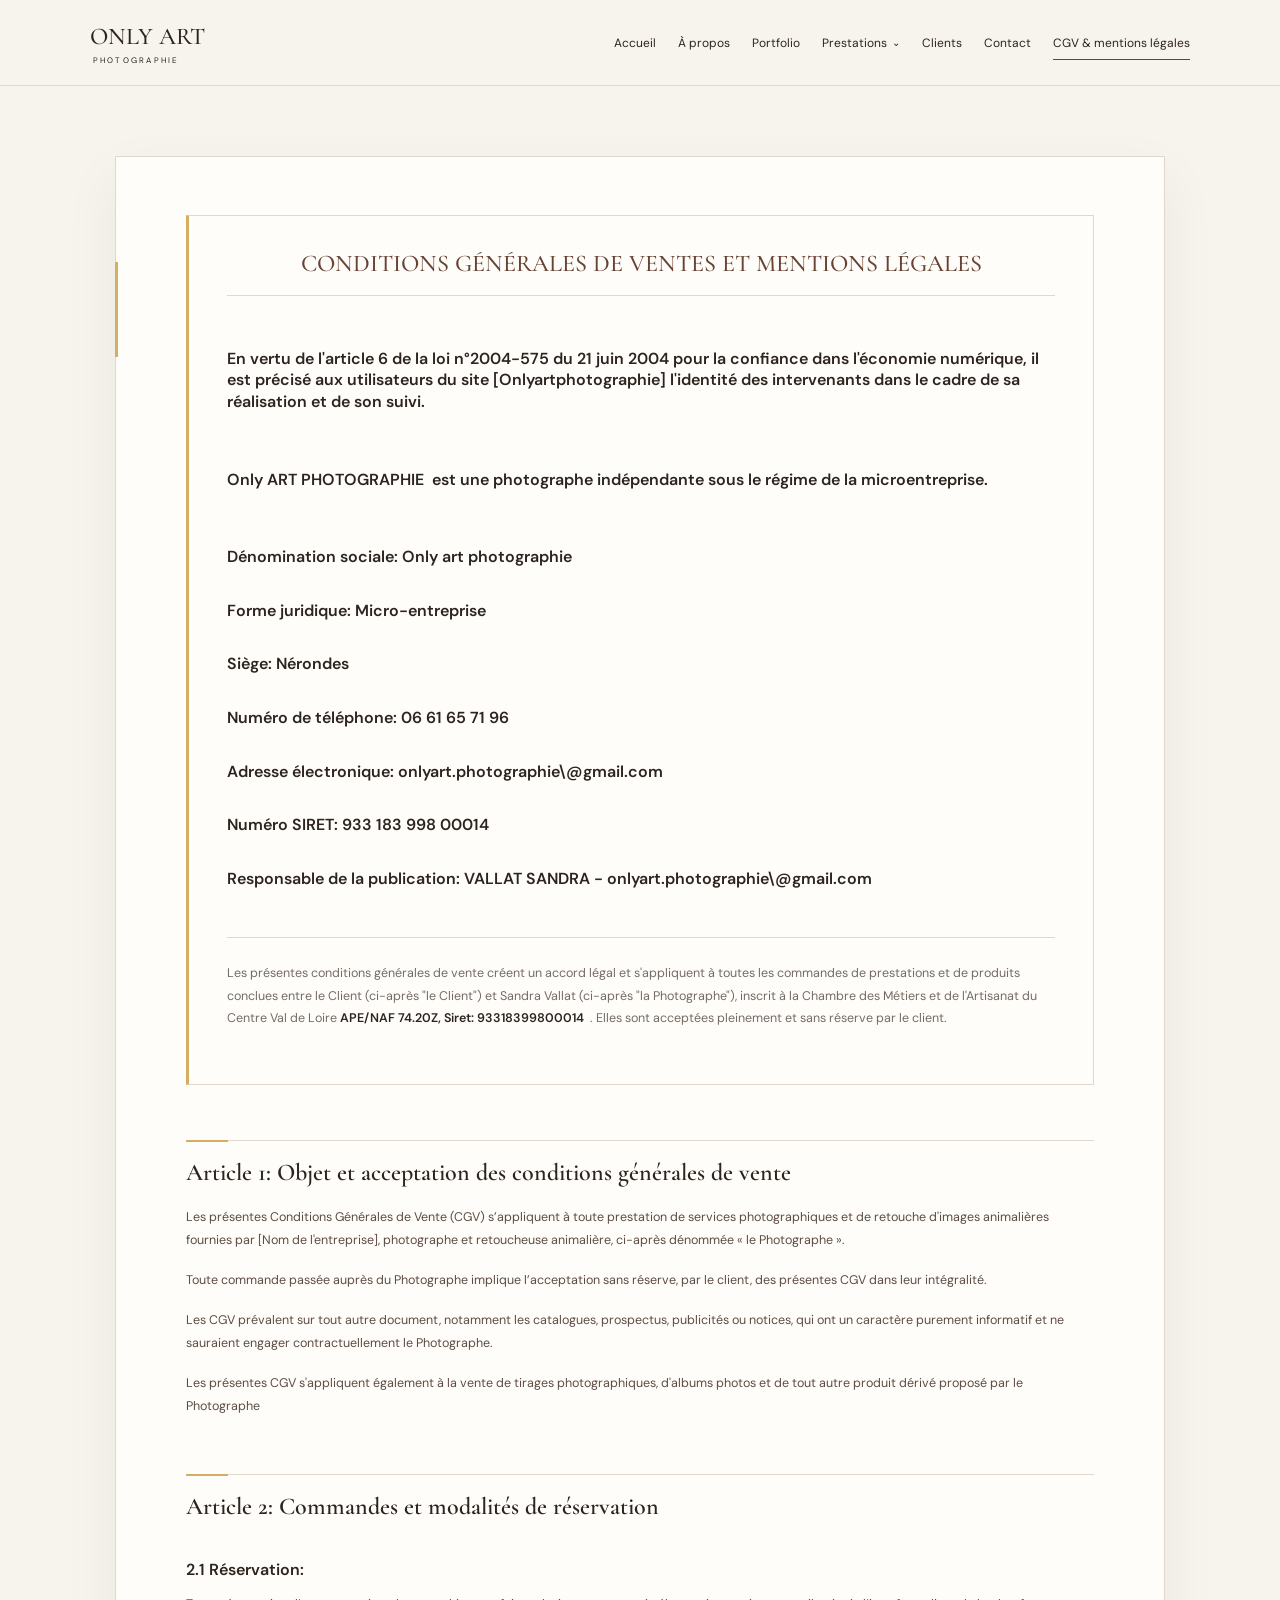
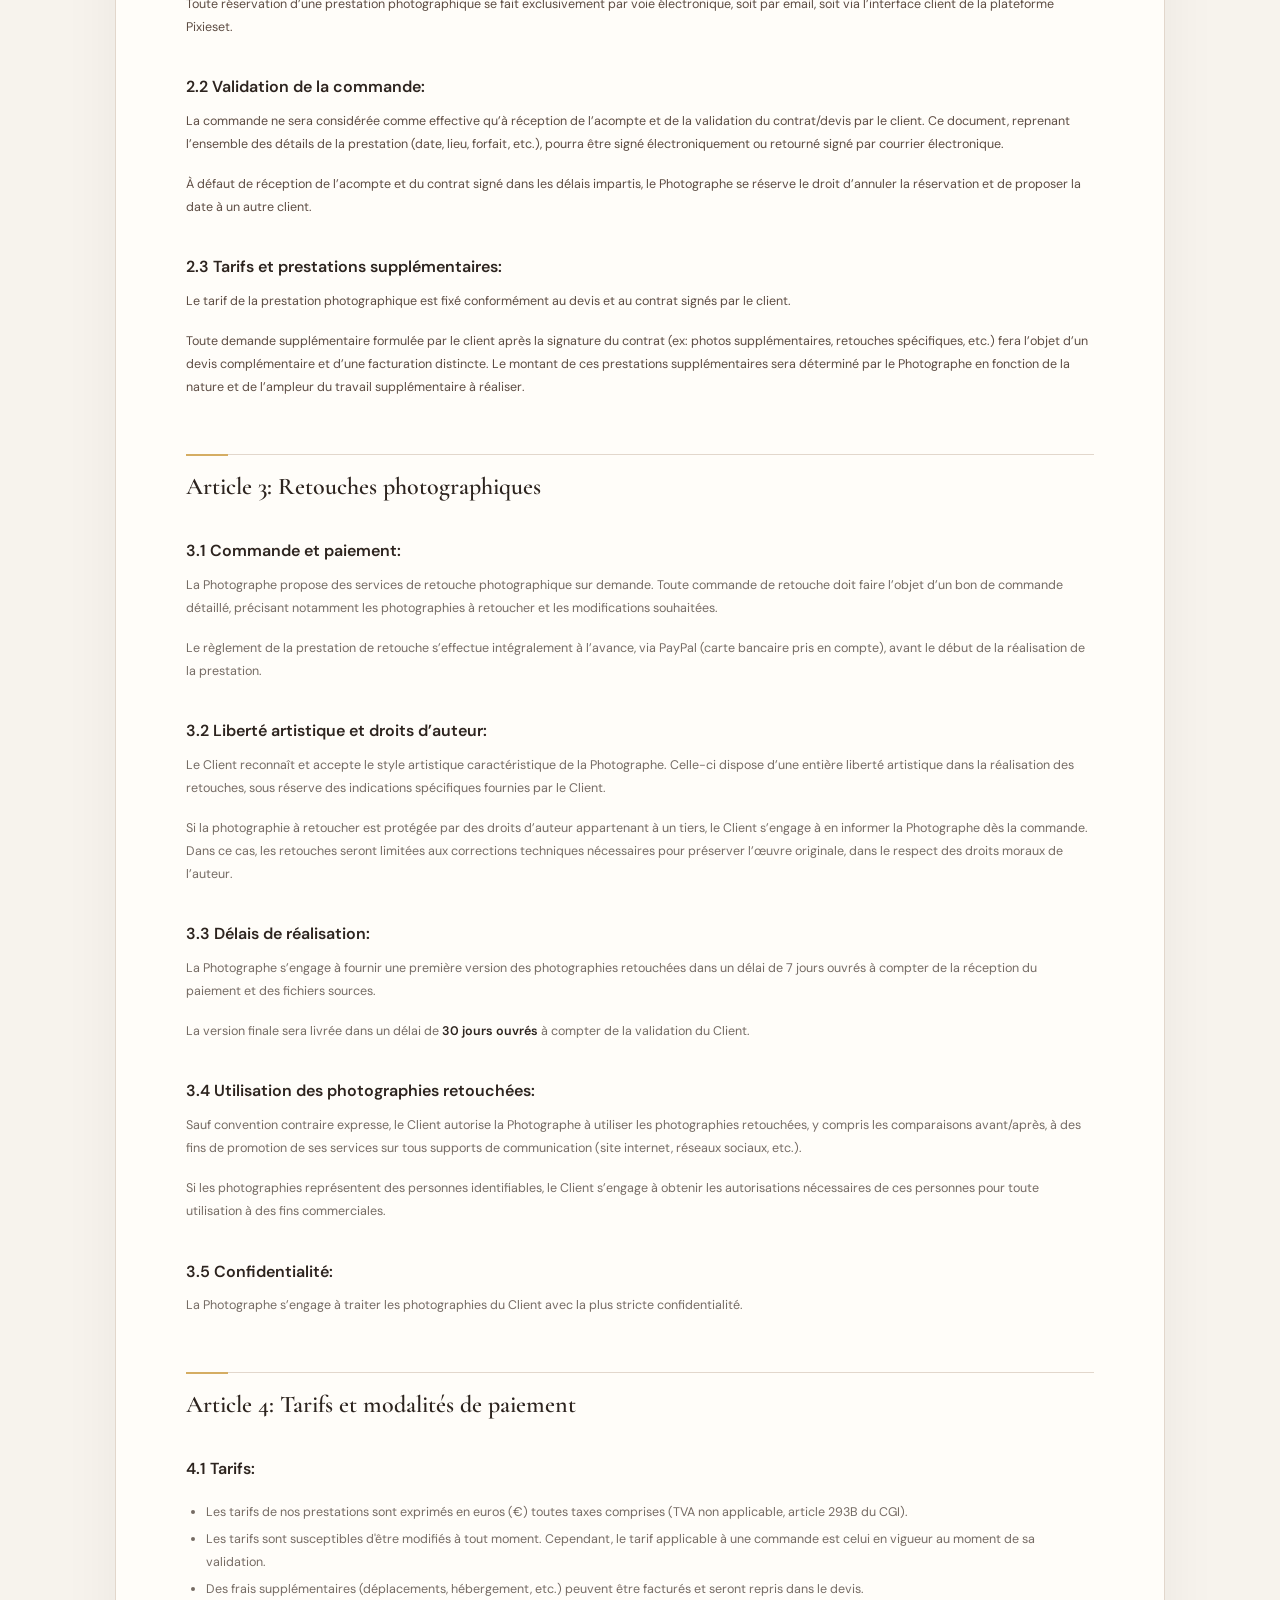
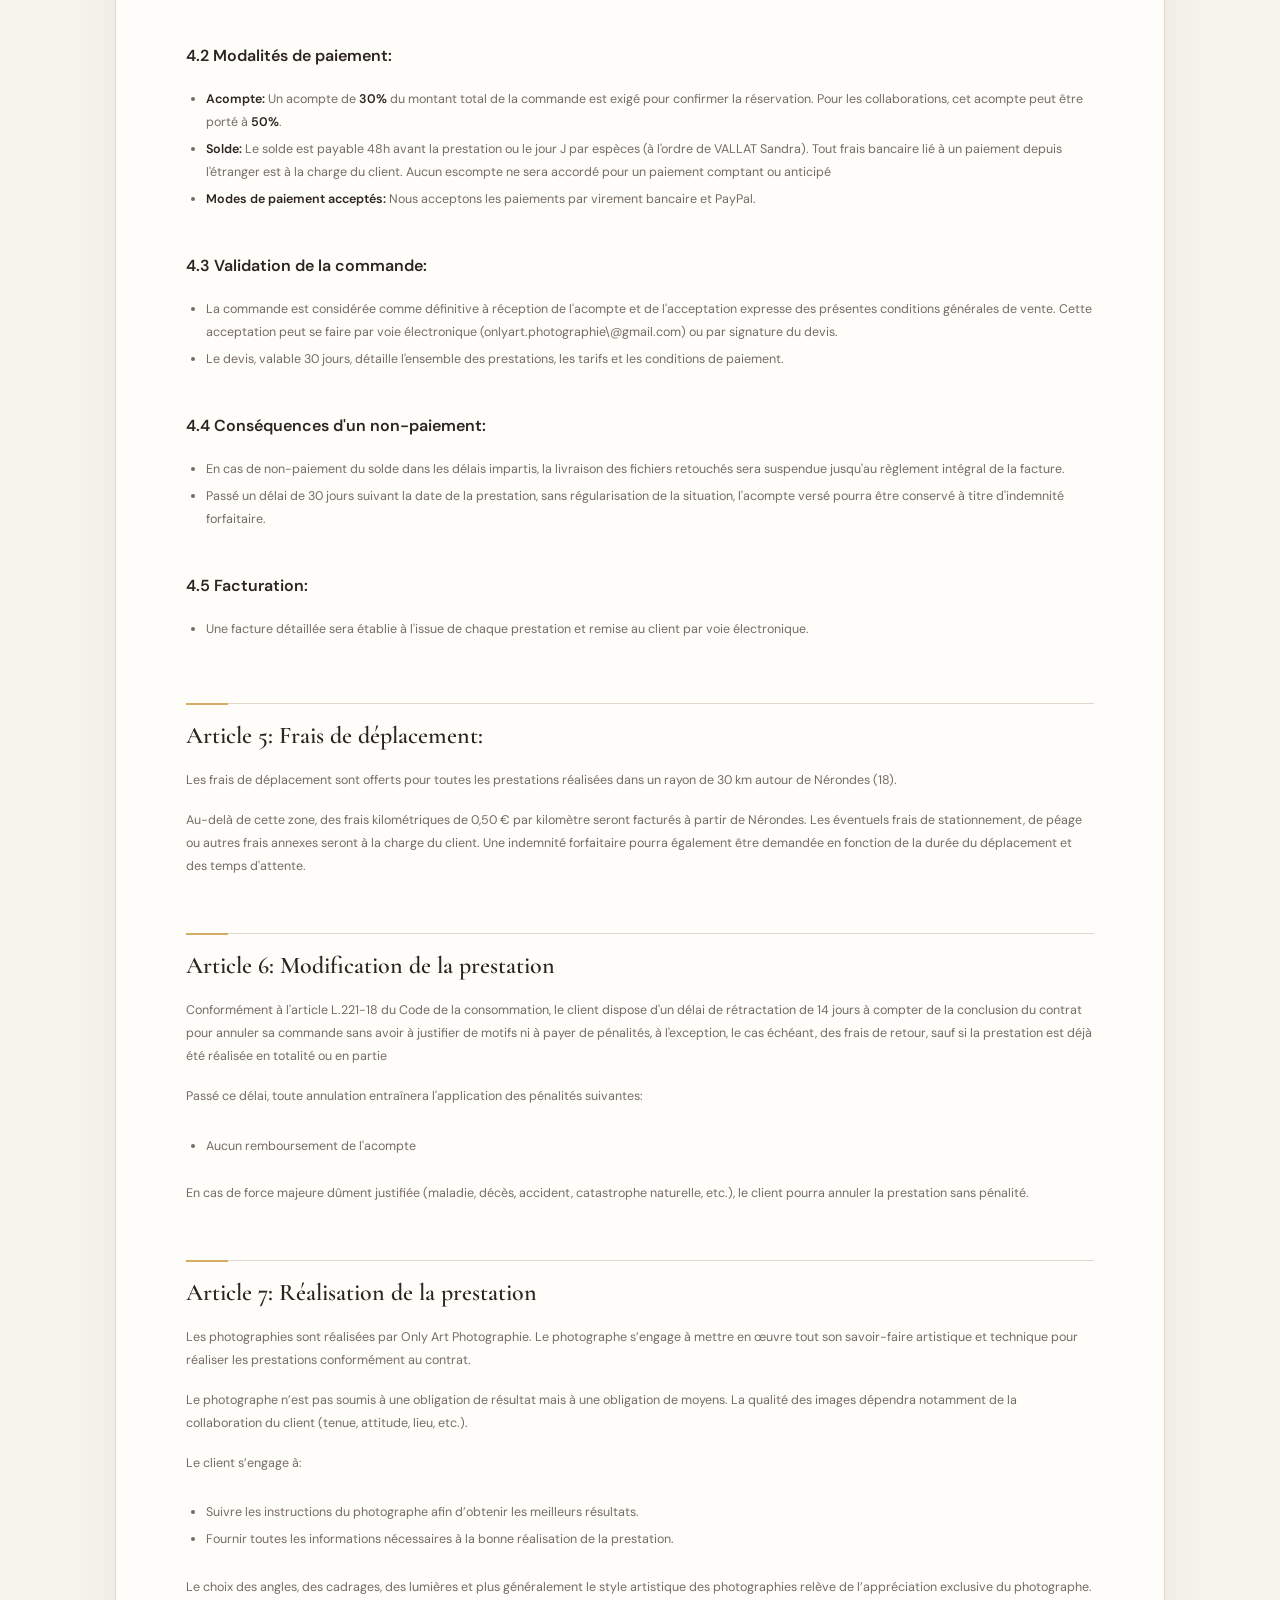
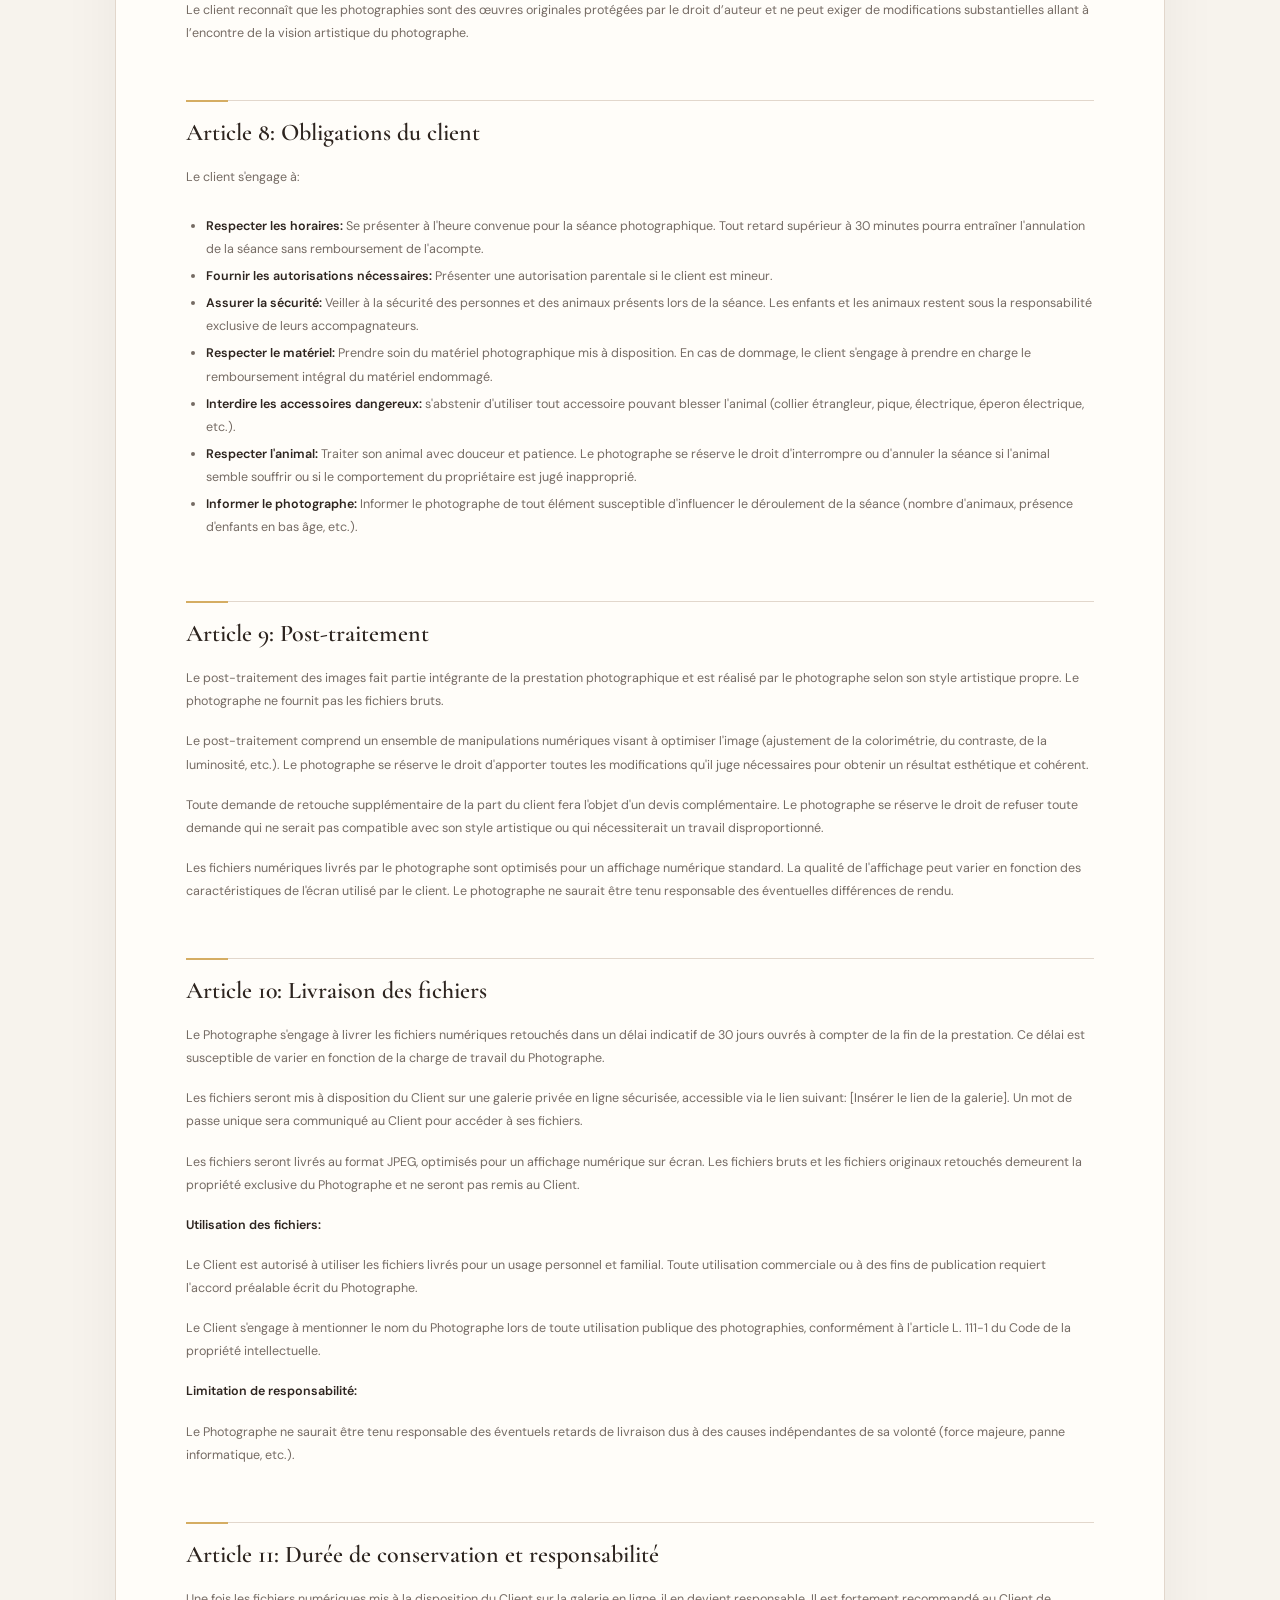
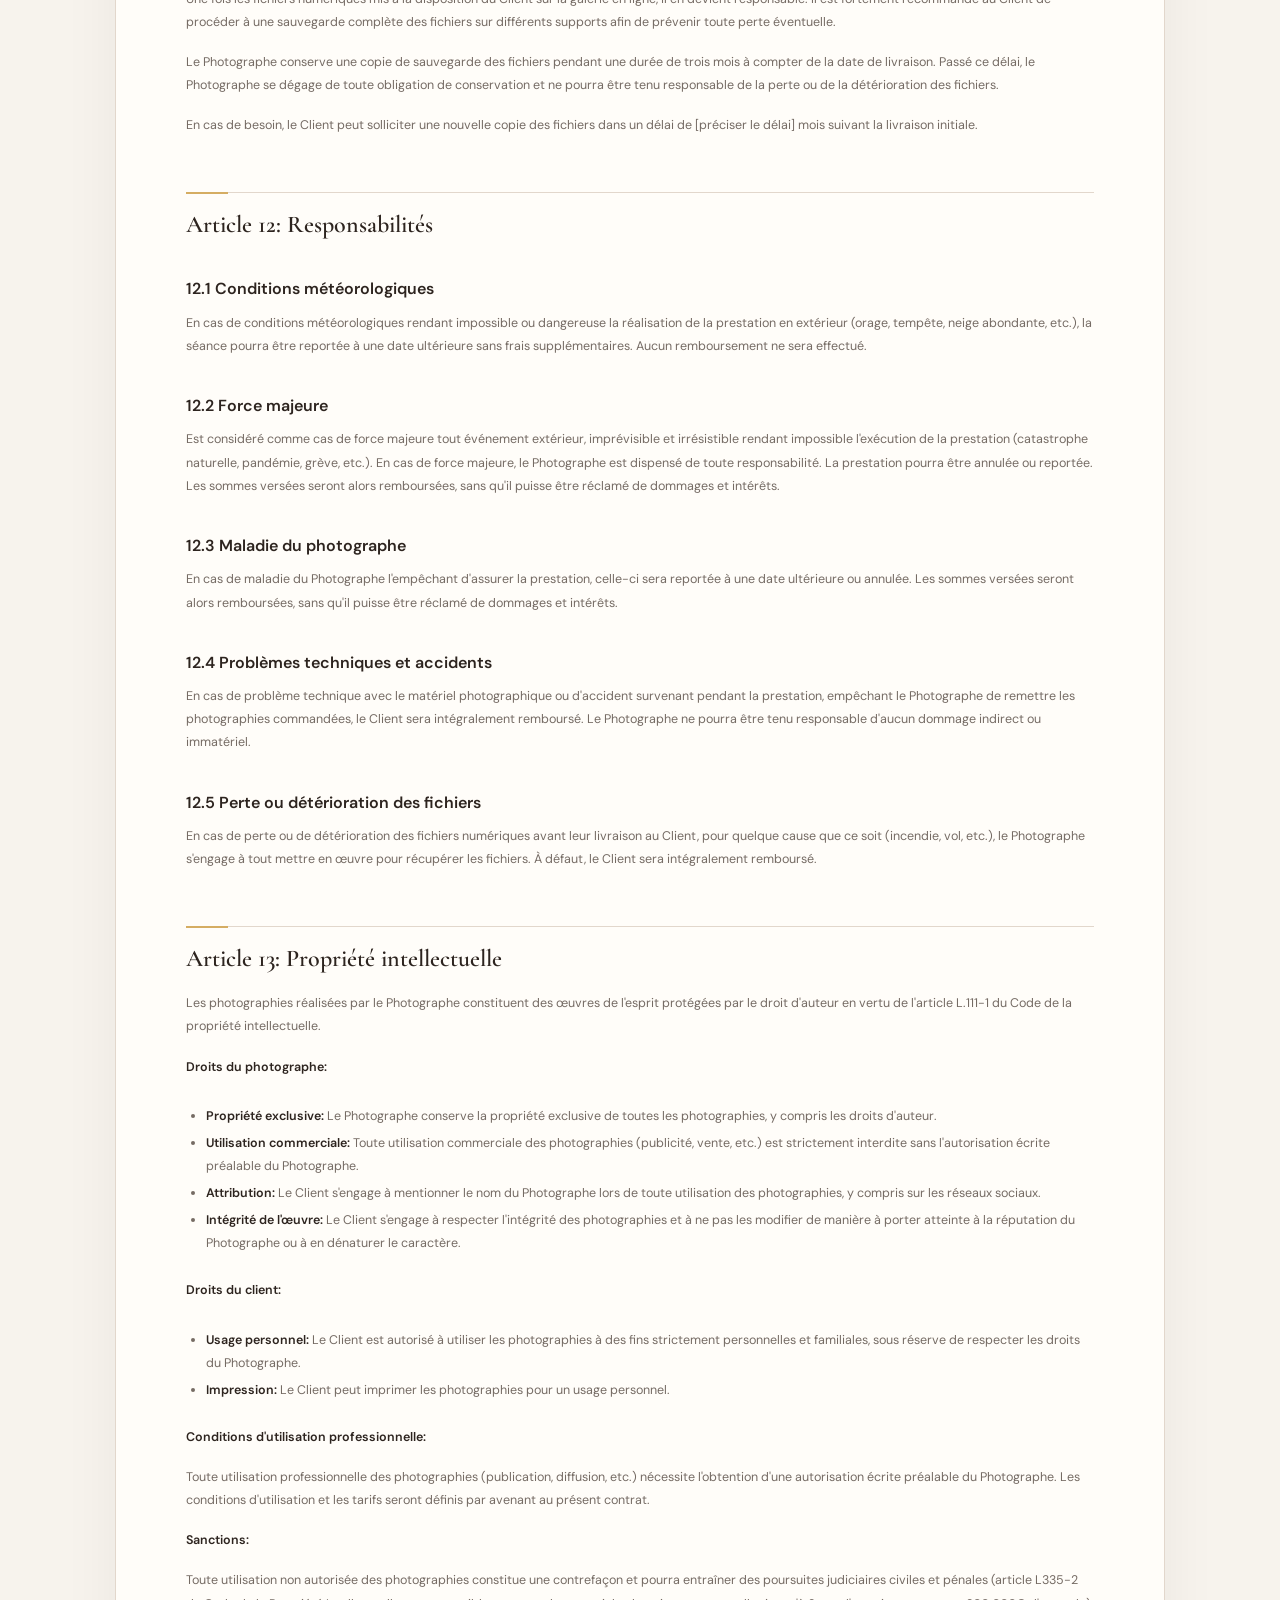
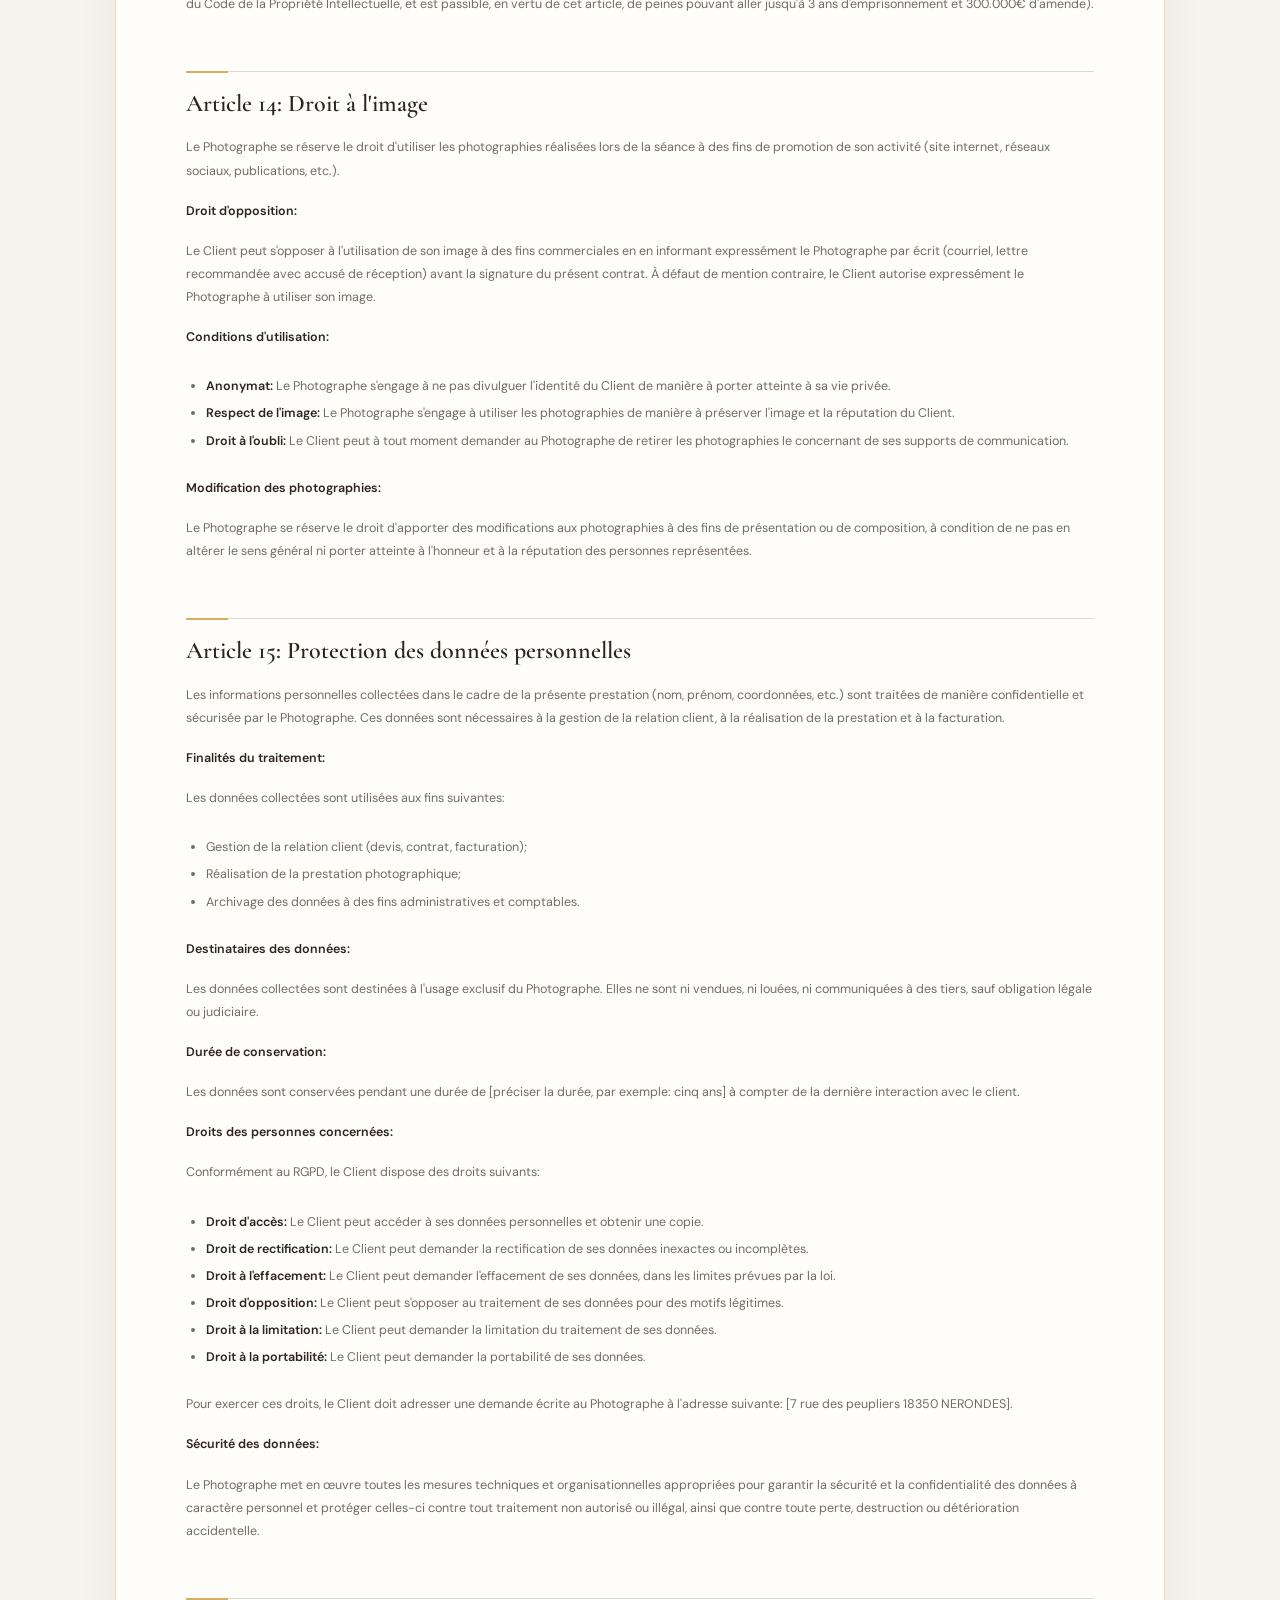
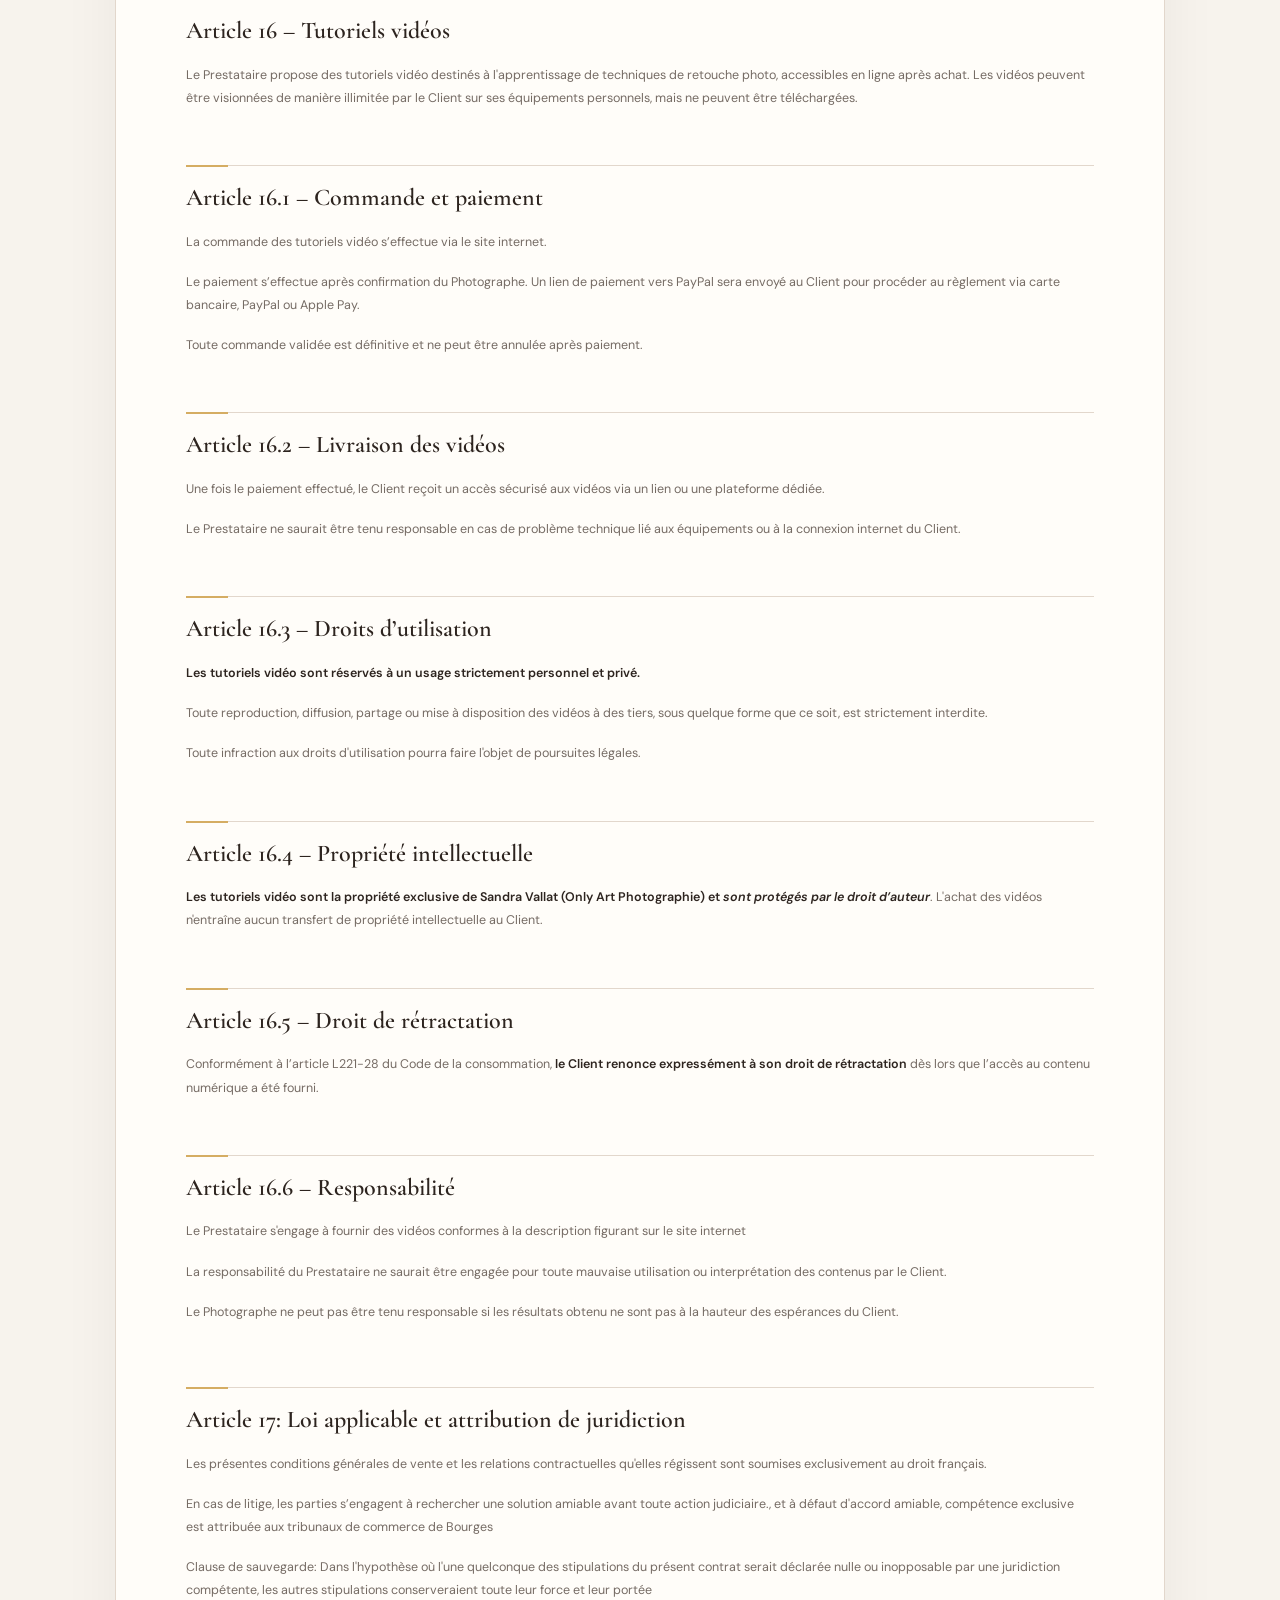
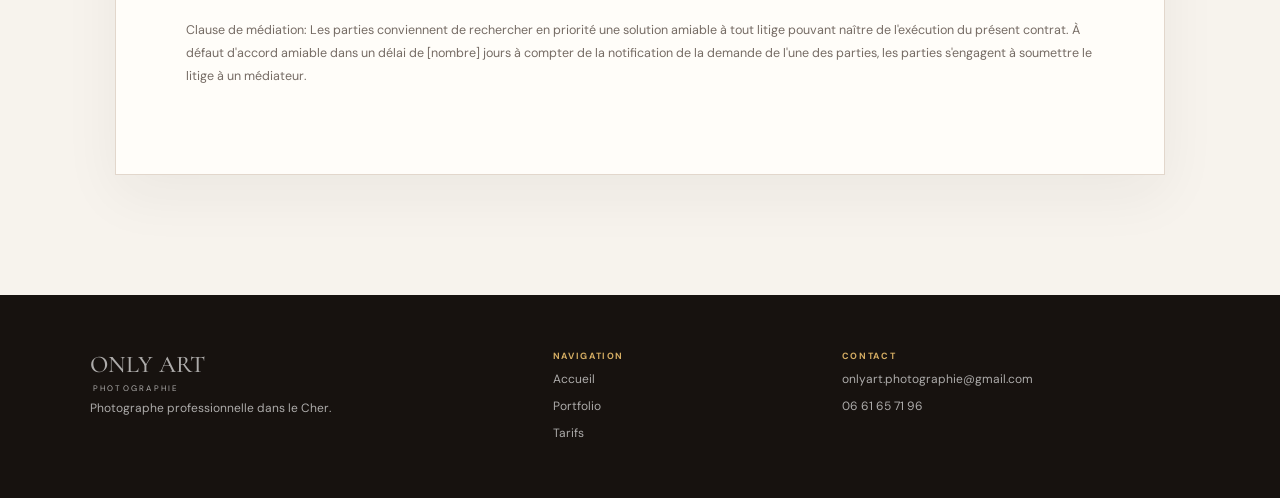
<file: cgv.html>
<!DOCTYPE html>

<html lang="fr">
<head>
<meta charset="utf-8"/>
<meta content="width=device-width,initial-scale=1" name="viewport"/>
<title>CGV &amp; mentions légales | Only Art Photographie</title>
<link href="https://fonts.googleapis.com" rel="preconnect"/>
<link crossorigin="" href="https://fonts.gstatic.com" rel="preconnect"/>
<link href="https://fonts.googleapis.com/css2?family=Cormorant+Garamond:wght@400;500;600;700&amp;family=DM+Sans:wght@400;500;600;700&amp;display=swap" rel="stylesheet"/>
<link href="cgv.css" rel="stylesheet"/>
<meta content="Consultez les conditions générales de vente et les mentions légales de Only Art Photographie." name="description"/><meta content="index, follow, max-image-preview:large" name="robots"/><meta content="Only Art Photographie" name="author"/><meta content="#17120f" name="theme-color"/><link href="https://www.onlyartphotographie.fr/cgv.html" rel="canonical"/><meta content="website" property="og:type"/><meta content="fr_FR" property="og:locale"/><meta content="Only Art Photographie" property="og:site_name"/><meta content="CGV &amp; mentions légales | Only Art Photographie" property="og:title"/><meta content="Consultez les conditions générales de vente et les mentions légales de Only Art Photographie." property="og:description"/><meta content="https://www.onlyartphotographie.fr/cgv.html" property="og:url"/><meta content="https://www.onlyartphotographie.fr/assets/images/home/image-banniere.jpg" property="og:image"/><meta content="summary_large_image" name="twitter:card"/><meta content="CGV &amp; mentions légales | Only Art Photographie" name="twitter:title"/><meta content="Consultez les conditions générales de vente et les mentions légales de Only Art Photographie." name="twitter:description"/><meta content="https://www.onlyartphotographie.fr/assets/images/home/image-banniere.jpg" name="twitter:image"/><script type="application/ld+json">{"@context": "https://schema.org", "@type": "WebPage", "name": "CGV & mentions légales | Only Art Photographie", "description": "Consultez les conditions générales de vente et les mentions légales de Only Art Photographie.", "url": "https://www.onlyartphotographie.fr/cgv.html", "isPartOf": {"@type": "WebSite", "name": "Only Art Photographie", "url": "https://www.onlyartphotographie.fr/"}}</script></head>
<body>
<header class="header">
<a class="logo" href="index.html"><b>ONLY ART</b><small>PHOTOGRAPHIE</small></a>
<button aria-expanded="false" aria-label="Ouvrir le menu" class="menu">☰</button>
<nav><a href="index.html">Accueil</a><a href="a-propos.html">À propos</a><a href="portfolio.html">Portfolio</a><span class="nav-dropdown">
<a href="tarifs.html">Prestations <span class="nav-caret">⌄</span></a>
<span class="nav-submenu">
<a href="tarifs.html">Photographie animalière</a>
<a href="elevages.html">Éleveurs</a>
<a href="retouches.html">Retouche &amp; restauration</a>
<a href="autres-prestations.html">Automobile &amp; produit</a>
</span>
</span><a href="clients.html">Clients</a><a href="contact.html">Contact</a><a class="active" href="cgv.html">CGV &amp; mentions légales</a></nav>
</header>
<main class="legal">
<div class="document reveal">
<div class="legal-intro-block">
<h1>CONDITIONS GÉNÉRALES DE VENTES ET MENTIONS LÉGALES</h1>
<div class="blank"></div>
<h3><strong>En vertu de l'article 6 de la loi n°2004-575 du 21 juin 2004 pour la confiance dans l'économie numérique, il est précisé aux utilisateurs du site [Onlyartphotographie] l'identité des intervenants dans le cadre de sa réalisation et de son suivi.</strong></h3>
<div class="blank"></div>
<h3> </h3>
<div class="blank"></div>
<h3><strong>Only ART PHOTOGRAPHIE  est une photographe indépendante sous le régime de la microentreprise.</strong></h3>
<div class="blank"></div>
<h3> </h3>
<div class="blank"></div>
<h3><strong>Dénomination sociale: Only art photographie</strong></h3>
<div class="blank"></div>
<h3><strong>Forme juridique: Micro-entreprise</strong></h3>
<div class="blank"></div>
<h3><strong>Siège: Nérondes</strong></h3>
<div class="blank"></div>
<h3><strong>Numéro de téléphone: 06 61 65 71 96</strong></h3>
<div class="blank"></div>
<h3><strong>Adresse électronique: onlyart.photographie\@gmail.com</strong></h3>
<div class="blank"></div>
<h3><strong>Numéro SIRET: 933 183 998 00014</strong></h3>
<div class="blank"></div>
<h3><strong>Responsable de la publication: VALLAT SANDRA - onlyart.photographie\@gmail.com</strong></h3>
<div class="blank"></div>
<div class="blank"></div>
<div class="blank"></div>
<p>Les présentes conditions générales de vente créent un accord légal et s'appliquent à toutes les commandes de prestations et de produits conclues entre le Client (ci-après "le Client") et Sandra Vallat (ci-après "la Photographe"), inscrit à la Chambre des Métiers et de l'Artisanat du Centre Val de Loire <strong>APE/NAF 74.20Z, Siret: 93318399800014  </strong>. Elles sont acceptées pleinement et sans réserve par le client.</p>
<div class="blank"></div>
<div class="blank"></div>
<div class="blank"></div>
</div>
<h2 class="article-title"><strong>Article 1: Objet et acceptation des conditions générales de vente</strong></h2>
<div class="blank"></div>
<p>Les présentes Conditions Générales de Vente (CGV) s’appliquent à toute prestation de services photographiques et de retouche d'images animalières fournies par [Nom de l'entreprise], photographe et retoucheuse animalière, ci-après dénommée « le Photographe ».</p>
<div class="blank"></div>
<p>Toute commande passée auprès du Photographe implique l’acceptation sans réserve, par le client, des présentes CGV dans leur intégralité.</p>
<div class="blank"></div>
<p>Les CGV prévalent sur tout autre document, notamment les catalogues, prospectus, publicités ou notices, qui ont un caractère purement informatif et ne sauraient engager contractuellement le Photographe.</p>
<div class="blank"></div>
<p>Les présentes CGV s'appliquent également à la vente de tirages photographiques, d'albums photos et de tout autre produit dérivé proposé par le Photographe</p>
<div class="blank"></div>
<h2 class="article-title"><strong>Article 2: Commandes et modalités de réservation</strong></h2>
<div class="blank"></div>
<h3><strong>2.1 Réservation:</strong></h3>
<div class="blank"></div>
<p>Toute réservation d’une prestation photographique se fait exclusivement par voie électronique, soit par email, soit via l’interface client de la plateforme Pixieset.</p>
<div class="blank"></div>
<h3><strong>2.2 Validation de la commande:</strong></h3>
<div class="blank"></div>
<p>La commande ne sera considérée comme effective qu’à réception de l’acompte et de la validation du contrat/devis par le client. Ce document, reprenant l’ensemble des détails de la prestation (date, lieu, forfait, etc.), pourra être signé électroniquement ou retourné signé par courrier électronique.</p>
<div class="blank"></div>
<p>À défaut de réception de l’acompte et du contrat signé dans les délais impartis, le Photographe se réserve le droit d’annuler la réservation et de proposer la date à un autre client.</p>
<div class="blank"></div>
<h3><strong>2.3 Tarifs et prestations supplémentaires:</strong></h3>
<div class="blank"></div>
<p>Le tarif de la prestation photographique est fixé conformément au devis et au contrat signés par le client.</p>
<div class="blank"></div>
<p>Toute demande supplémentaire formulée par le client après la signature du contrat (ex: photos supplémentaires, retouches spécifiques, etc.) fera l’objet d’un devis complémentaire et d’une facturation distincte. Le montant de ces prestations supplémentaires sera déterminé par le Photographe en fonction de la nature et de l’ampleur du travail supplémentaire à réaliser.</p>
<div class="blank"></div>
<h2 class="article-title"><strong>Article 3: Retouches photographiques</strong></h2>
<div class="blank"></div>
<h3><strong>3.1 Commande et paiement:</strong></h3>
<div class="blank"></div>
<p>La Photographe propose des services de retouche photographique sur demande. Toute commande de retouche doit faire l’objet d’un bon de commande détaillé, précisant notamment les photographies à retoucher et les modifications souhaitées.</p>
<div class="blank"></div>
<p>Le règlement de la prestation de retouche s’effectue intégralement à l’avance, via PayPal (carte bancaire pris en compte), avant le début de la réalisation de la prestation.</p>
<div class="blank"></div>
<h3><strong>3.2 Liberté artistique et droits d’auteur:</strong></h3>
<div class="blank"></div>
<p>Le Client reconnaît et accepte le style artistique caractéristique de la Photographe. Celle-ci dispose d’une entière liberté artistique dans la réalisation des retouches, sous réserve des indications spécifiques fournies par le Client.</p>
<div class="blank"></div>
<p>Si la photographie à retoucher est protégée par des droits d’auteur appartenant à un tiers, le Client s’engage à en informer la Photographe dès la commande. Dans ce cas, les retouches seront limitées aux corrections techniques nécessaires pour préserver l’œuvre originale, dans le respect des droits moraux de l’auteur.</p>
<div class="blank"></div>
<h3><strong>3.3 Délais de réalisation:</strong></h3>
<div class="blank"></div>
<p>La Photographe s’engage à fournir une première version des photographies retouchées dans un délai de 7 jours ouvrés à compter de la réception du paiement et des fichiers sources.</p>
<div class="blank"></div>
<p>La version finale sera livrée dans un délai de <strong>30 jours ouvrés</strong> à compter de la validation du Client.</p>
<div class="blank"></div>
<h3><strong>3.4 Utilisation des photographies retouchées:</strong></h3>
<div class="blank"></div>
<p>Sauf convention contraire expresse, le Client autorise la Photographe à utiliser les photographies retouchées, y compris les comparaisons avant/après, à des fins de promotion de ses services sur tous supports de communication (site internet, réseaux sociaux, etc.).</p>
<div class="blank"></div>
<p>Si les photographies représentent des personnes identifiables, le Client s’engage à obtenir les autorisations nécessaires de ces personnes pour toute utilisation à des fins commerciales.</p>
<div class="blank"></div>
<h3><strong>3.5 Confidentialité:</strong></h3>
<div class="blank"></div>
<p>La Photographe s’engage à traiter les photographies du Client avec la plus stricte confidentialité.</p>
<div class="blank"></div>
<h2 class="article-title"><strong>Article 4: Tarifs et modalités de paiement</strong></h2>
<div class="blank"></div>
<h3>4.1 <strong>Tarifs:</strong></h3>
<div class="blank"></div>
<ul>
<li>Les tarifs de nos prestations sont exprimés en euros (€) toutes taxes comprises (TVA non applicable, article 293B du CGI).</li>
<li>Les tarifs sont susceptibles d'être modifiés à tout moment. Cependant, le tarif applicable à une commande est celui en vigueur au moment de sa validation.</li>
<li>Des frais supplémentaires (déplacements, hébergement, etc.) peuvent être facturés et seront repris dans le devis.</li>
</ul>
<div class="blank"></div>
<h3>4.2 <strong>Modalités de paiement:</strong></h3>
<div class="blank"></div>
<ul>
<li><strong>Acompte:</strong> Un acompte de <strong>30%</strong> du montant total de la commande est exigé pour confirmer la réservation. Pour les collaborations, cet acompte peut être porté à <strong>50%</strong>.</li>
<li><strong>Solde:</strong> Le solde est payable 48h avant la prestation ou le jour J par espèces (à l'ordre de VALLAT Sandra). Tout frais bancaire lié à un paiement depuis l'étranger est à la charge du client. Aucun escompte ne sera accordé pour un paiement comptant ou anticipé</li>
<li><strong>Modes de paiement acceptés:</strong> Nous acceptons les paiements par virement bancaire et PayPal.</li>
</ul>
<div class="blank"></div>
<h3>4.3 <strong>Validation de la commande:</strong></h3>
<div class="blank"></div>
<ul>
<li>La commande est considérée comme définitive à réception de l'acompte et de l'acceptation expresse des présentes conditions générales de vente. Cette acceptation peut se faire par voie électronique (onlyart.photographie\@gmail.com) ou par signature du devis.</li>
<li>Le devis, valable 30 jours, détaille l'ensemble des prestations, les tarifs et les conditions de paiement.</li>
</ul>
<div class="blank"></div>
<h3>4.4 <strong>Conséquences d'un non-paiement:</strong></h3>
<div class="blank"></div>
<ul>
<li>En cas de non-paiement du solde dans les délais impartis, la livraison des fichiers retouchés sera suspendue jusqu'au règlement intégral de la facture.</li>
<li>Passé un délai de 30 jours suivant la date de la prestation, sans régularisation de la situation, l'acompte versé pourra être conservé à titre d'indemnité forfaitaire.</li>
</ul>
<div class="blank"></div>
<h3>4.5 <strong>Facturation:</strong></h3>
<div class="blank"></div>
<ul>
<li>Une facture détaillée sera établie à l'issue de chaque prestation et remise au client par voie électronique.</li>
</ul>
<div class="blank"></div>
<h2 class="article-title"><strong>Article 5: Frais de déplacement:</strong></h2>
<div class="blank"></div>
<p>Les frais de déplacement sont offerts pour toutes les prestations réalisées dans un rayon de 30 km autour de Nérondes (18).</p>
<div class="blank"></div>
<p>Au-delà de cette zone, des frais kilométriques de 0,50 € par kilomètre seront facturés à partir de Nérondes. Les éventuels frais de stationnement, de péage ou autres frais annexes seront à la charge du client. Une indemnité forfaitaire pourra également être demandée en fonction de la durée du déplacement et des temps d'attente.</p>
<div class="blank"></div>
<h2 class="article-title"><strong>Article 6: Modification de la prestation</strong></h2>
<div class="blank"></div>
<p>Conformément à l'article L.221-18 du Code de la consommation, le client dispose d'un délai de rétractation de 14 jours à compter de la conclusion du contrat pour annuler sa commande sans avoir à justifier de motifs ni à payer de pénalités, à l'exception, le cas échéant, des frais de retour, sauf si la prestation est déjà été réalisée en totalité ou en partie</p>
<div class="blank"></div>
<p>Passé ce délai, toute annulation entraînera l'application des pénalités suivantes:</p>
<div class="blank"></div>
<ul>
<li>Aucun remboursement de l'acompte</li>
</ul>
<div class="blank"></div>
<p>En cas de force majeure dûment justifiée (maladie, décès, accident, catastrophe naturelle, etc.), le client pourra annuler la prestation sans pénalité.</p>
<div class="blank"></div>
<h2 class="article-title"><strong>Article 7: Réalisation de la prestation</strong></h2>
<div class="blank"></div>
<p>Les photographies sont réalisées par Only Art Photographie. Le photographe s’engage à mettre en œuvre tout son savoir-faire artistique et technique pour réaliser les prestations conformément au contrat.</p>
<div class="blank"></div>
<p>Le photographe n’est pas soumis à une obligation de résultat mais à une obligation de moyens. La qualité des images dépendra notamment de la collaboration du client (tenue, attitude, lieu, etc.).</p>
<div class="blank"></div>
<p>Le client s’engage à:</p>
<div class="blank"></div>
<ul>
<li>Suivre les instructions du photographe afin d’obtenir les meilleurs résultats.</li>
<li>Fournir toutes les informations nécessaires à la bonne réalisation de la prestation.</li>
</ul>
<div class="blank"></div>
<p>Le choix des angles, des cadrages, des lumières et plus généralement le style artistique des photographies relève de l’appréciation exclusive du photographe. Le client reconnaît que les photographies sont des œuvres originales protégées par le droit d’auteur et ne peut exiger de modifications substantielles allant à l’encontre de la vision artistique du photographe.</p>
<div class="blank"></div>
<h2 class="article-title"><strong>Article 8: Obligations du client</strong></h2>
<div class="blank"></div>
<p>Le client s'engage à:</p>
<div class="blank"></div>
<ul>
<li><strong>Respecter les horaires:</strong> Se présenter à l'heure convenue pour la séance photographique. Tout retard supérieur à 30 minutes pourra entraîner l'annulation de la séance sans remboursement de l'acompte.</li>
<li><strong>Fournir les autorisations nécessaires:</strong> Présenter une autorisation parentale si le client est mineur.</li>
<li><strong>Assurer la sécurité:</strong> Veiller à la sécurité des personnes et des animaux présents lors de la séance. Les enfants et les animaux restent sous la responsabilité exclusive de leurs accompagnateurs.</li>
<li><strong>Respecter le matériel:</strong> Prendre soin du matériel photographique mis à disposition. En cas de dommage, le client s'engage à prendre en charge le remboursement intégral du matériel endommagé.</li>
<li><strong>Interdire les accessoires dangereux:</strong> s'abstenir d'utiliser tout accessoire pouvant blesser l'animal (collier étrangleur, pique, électrique, éperon électrique, etc.).</li>
<li><strong>Respecter l'animal:</strong> Traiter son animal avec douceur et patience. Le photographe se réserve le droit d'interrompre ou d'annuler la séance si l'animal semble souffrir ou si le comportement du propriétaire est jugé inapproprié.</li>
<li><strong>Informer le photographe:</strong> Informer le photographe de tout élément susceptible d'influencer le déroulement de la séance (nombre d'animaux, présence d'enfants en bas âge, etc.).</li>
</ul>
<div class="blank"></div>
<h2 class="article-title"><strong>Article 9: Post-traitement</strong></h2>
<div class="blank"></div>
<p>Le post-traitement des images fait partie intégrante de la prestation photographique et est réalisé par le photographe selon son style artistique propre. Le photographe ne fournit pas les fichiers bruts.</p>
<div class="blank"></div>
<p>Le post-traitement comprend un ensemble de manipulations numériques visant à optimiser l'image (ajustement de la colorimétrie, du contraste, de la luminosité, etc.). Le photographe se réserve le droit d'apporter toutes les modifications qu'il juge nécessaires pour obtenir un résultat esthétique et cohérent.</p>
<div class="blank"></div>
<p>Toute demande de retouche supplémentaire de la part du client fera l'objet d'un devis complémentaire. Le photographe se réserve le droit de refuser toute demande qui ne serait pas compatible avec son style artistique ou qui nécessiterait un travail disproportionné.</p>
<div class="blank"></div>
<p>Les fichiers numériques livrés par le photographe sont optimisés pour un affichage numérique standard. La qualité de l'affichage peut varier en fonction des caractéristiques de l'écran utilisé par le client. Le photographe ne saurait être tenu responsable des éventuelles différences de rendu.</p>
<div class="blank"></div>
<h2 class="article-title"><strong>Article 10: Livraison des fichiers</strong></h2>
<div class="blank"></div>
<p>Le Photographe s'engage à livrer les fichiers numériques retouchés dans un délai indicatif de 30 jours ouvrés à compter de la fin de la prestation. Ce délai est susceptible de varier en fonction de la charge de travail du Photographe.</p>
<div class="blank"></div>
<p>Les fichiers seront mis à disposition du Client sur une galerie privée en ligne sécurisée, accessible via le lien suivant: [Insérer le lien de la galerie]. Un mot de passe unique sera communiqué au Client pour accéder à ses fichiers.</p>
<div class="blank"></div>
<p>Les fichiers seront livrés au format JPEG, optimisés pour un affichage numérique sur écran. Les fichiers bruts et les fichiers originaux retouchés demeurent la propriété exclusive du Photographe et ne seront pas remis au Client.</p>
<div class="blank"></div>
<p><strong>Utilisation des fichiers:</strong></p>
<div class="blank"></div>
<p>Le Client est autorisé à utiliser les fichiers livrés pour un usage personnel et familial. Toute utilisation commerciale ou à des fins de publication requiert l'accord préalable écrit du Photographe.</p>
<div class="blank"></div>
<p>Le Client s'engage à mentionner le nom du Photographe lors de toute utilisation publique des photographies, conformément à l'article L. 111-1 du Code de la propriété intellectuelle.</p>
<div class="blank"></div>
<p><strong>Limitation de responsabilité:</strong></p>
<div class="blank"></div>
<p>Le Photographe ne saurait être tenu responsable des éventuels retards de livraison dus à des causes indépendantes de sa volonté (force majeure, panne informatique, etc.).</p>
<div class="blank"></div>
<h2 class="article-title"><strong>Article 11: Durée de conservation et responsabilité</strong></h2>
<div class="blank"></div>
<p>Une fois les fichiers numériques mis à la disposition du Client sur la galerie en ligne, il en devient responsable. Il est fortement recommandé au Client de procéder à une sauvegarde complète des fichiers sur différents supports afin de prévenir toute perte éventuelle.</p>
<div class="blank"></div>
<p>Le Photographe conserve une copie de sauvegarde des fichiers pendant une durée de trois mois à compter de la date de livraison. Passé ce délai, le Photographe se dégage de toute obligation de conservation et ne pourra être tenu responsable de la perte ou de la détérioration des fichiers.</p>
<div class="blank"></div>
<p>En cas de besoin, le Client peut solliciter une nouvelle copie des fichiers dans un délai de [préciser le délai] mois suivant la livraison initiale.</p>
<div class="blank"></div>
<h2 class="article-title"><strong>Article 12: Responsabilités</strong></h2>
<div class="blank"></div>
<h3><strong>12.1 Conditions météorologiques</strong></h3>
<div class="blank"></div>
<p>En cas de conditions météorologiques rendant impossible ou dangereuse la réalisation de la prestation en extérieur (orage, tempête, neige abondante, etc.), la séance pourra être reportée à une date ultérieure sans frais supplémentaires. Aucun remboursement ne sera effectué.</p>
<div class="blank"></div>
<h3><strong>12.2 Force majeure</strong></h3>
<div class="blank"></div>
<p>Est considéré comme cas de force majeure tout événement extérieur, imprévisible et irrésistible rendant impossible l'exécution de la prestation (catastrophe naturelle, pandémie, grève, etc.). En cas de force majeure, le Photographe est dispensé de toute responsabilité. La prestation pourra être annulée ou reportée. Les sommes versées seront alors remboursées, sans qu'il puisse être réclamé de dommages et intérêts.</p>
<div class="blank"></div>
<h3><strong>12.3 Maladie du photographe</strong></h3>
<div class="blank"></div>
<p>En cas de maladie du Photographe l'empêchant d'assurer la prestation, celle-ci sera reportée à une date ultérieure ou annulée. Les sommes versées seront alors remboursées, sans qu'il puisse être réclamé de dommages et intérêts.</p>
<div class="blank"></div>
<h3><strong>12.4 Problèmes techniques et accidents</strong></h3>
<div class="blank"></div>
<p>En cas de problème technique avec le matériel photographique ou d'accident survenant pendant la prestation, empêchant le Photographe de remettre les photographies commandées, le Client sera intégralement remboursé. Le Photographe ne pourra être tenu responsable d'aucun dommage indirect ou immatériel.</p>
<div class="blank"></div>
<h3><strong>12.5 Perte ou détérioration des fichiers</strong></h3>
<div class="blank"></div>
<p>En cas de perte ou de détérioration des fichiers numériques avant leur livraison au Client, pour quelque cause que ce soit (incendie, vol, etc.), le Photographe s'engage à tout mettre en œuvre pour récupérer les fichiers. À défaut, le Client sera intégralement remboursé.</p>
<div class="blank"></div>
<h2 class="article-title"><strong>Article 13: Propriété intellectuelle</strong></h2>
<div class="blank"></div>
<p>Les photographies réalisées par le Photographe constituent des œuvres de l'esprit protégées par le droit d'auteur en vertu de l'article L.111-1 du Code de la propriété intellectuelle.</p>
<div class="blank"></div>
<p><strong>Droits du photographe:</strong></p>
<div class="blank"></div>
<ul>
<li><strong>Propriété exclusive:</strong> Le Photographe conserve la propriété exclusive de toutes les photographies, y compris les droits d'auteur.</li>
<li><strong>Utilisation commerciale:</strong> Toute utilisation commerciale des photographies (publicité, vente, etc.) est strictement interdite sans l'autorisation écrite préalable du Photographe.</li>
<li><strong>Attribution:</strong> Le Client s'engage à mentionner le nom du Photographe lors de toute utilisation des photographies, y compris sur les réseaux sociaux.</li>
<li><strong>Intégrité de l'œuvre:</strong> Le Client s'engage à respecter l'intégrité des photographies et à ne pas les modifier de manière à porter atteinte à la réputation du Photographe ou à en dénaturer le caractère.</li>
</ul>
<div class="blank"></div>
<p><strong>Droits du client:</strong></p>
<div class="blank"></div>
<ul>
<li><strong>Usage personnel:</strong> Le Client est autorisé à utiliser les photographies à des fins strictement personnelles et familiales, sous réserve de respecter les droits du Photographe.</li>
<li><strong>Impression:</strong> Le Client peut imprimer les photographies pour un usage personnel.</li>
</ul>
<div class="blank"></div>
<p><strong>Conditions d'utilisation professionnelle:</strong></p>
<div class="blank"></div>
<p>Toute utilisation professionnelle des photographies (publication, diffusion, etc.) nécessite l'obtention d'une autorisation écrite préalable du Photographe. Les conditions d'utilisation et les tarifs seront définis par avenant au présent contrat.</p>
<div class="blank"></div>
<p><strong>Sanctions:</strong></p>
<div class="blank"></div>
<p>Toute utilisation non autorisée des photographies constitue une contrefaçon et pourra entraîner des poursuites judiciaires civiles et pénales (article L335-2 du Code de la Propriété Intellectuelle, et est passible, en vertu de cet article, de peines pouvant aller jusqu'à 3 ans d'emprisonnement et 300.000€ d'amende).</p>
<div class="blank"></div>
<h2 class="article-title"><strong>Article 14: Droit à l'image</strong></h2>
<div class="blank"></div>
<p>Le Photographe se réserve le droit d'utiliser les photographies réalisées lors de la séance à des fins de promotion de son activité (site internet, réseaux sociaux, publications, etc.).</p>
<div class="blank"></div>
<p><strong>Droit d'opposition:</strong></p>
<div class="blank"></div>
<p>Le Client peut s'opposer à l'utilisation de son image à des fins commerciales en en informant expressément le Photographe par écrit (courriel, lettre recommandée avec accusé de réception) avant la signature du présent contrat. À défaut de mention contraire, le Client autorise expressément le Photographe à utiliser son image.</p>
<div class="blank"></div>
<p><strong>Conditions d'utilisation:</strong></p>
<div class="blank"></div>
<ul>
<li><strong>Anonymat:</strong> Le Photographe s'engage à ne pas divulguer l'identité du Client de manière à porter atteinte à sa vie privée.</li>
<li><strong>Respect de l'image:</strong> Le Photographe s'engage à utiliser les photographies de manière à préserver l'image et la réputation du Client.</li>
<li><strong>Droit à l'oubli:</strong> Le Client peut à tout moment demander au Photographe de retirer les photographies le concernant de ses supports de communication.</li>
</ul>
<div class="blank"></div>
<p><strong>Modification des photographies:</strong></p>
<div class="blank"></div>
<p>Le Photographe se réserve le droit d'apporter des modifications aux photographies à des fins de présentation ou de composition, à condition de ne pas en altérer le sens général ni porter atteinte à l'honneur et à la réputation des personnes représentées.</p>
<div class="blank"></div>
<h2 class="article-title"><strong>Article 15: Protection des données personnelles</strong></h2>
<div class="blank"></div>
<p>Les informations personnelles collectées dans le cadre de la présente prestation (nom, prénom, coordonnées, etc.) sont traitées de manière confidentielle et sécurisée par le Photographe. Ces données sont nécessaires à la gestion de la relation client, à la réalisation de la prestation et à la facturation.</p>
<div class="blank"></div>
<p><strong>Finalités du traitement:</strong></p>
<div class="blank"></div>
<p>Les données collectées sont utilisées aux fins suivantes:</p>
<div class="blank"></div>
<ul>
<li>Gestion de la relation client (devis, contrat, facturation);</li>
<li>Réalisation de la prestation photographique;</li>
<li>Archivage des données à des fins administratives et comptables.</li>
</ul>
<div class="blank"></div>
<p><strong>Destinataires des données:</strong></p>
<div class="blank"></div>
<p>Les données collectées sont destinées à l'usage exclusif du Photographe. Elles ne sont ni vendues, ni louées, ni communiquées à des tiers, sauf obligation légale ou judiciaire.</p>
<div class="blank"></div>
<p><strong>Durée de conservation:</strong></p>
<div class="blank"></div>
<p>Les données sont conservées pendant une durée de [préciser la durée, par exemple: cinq ans] à compter de la dernière interaction avec le client.</p>
<div class="blank"></div>
<p><strong>Droits des personnes concernées:</strong></p>
<div class="blank"></div>
<p>Conformément au RGPD, le Client dispose des droits suivants:</p>
<div class="blank"></div>
<ul>
<li><strong>Droit d'accès:</strong> Le Client peut accéder à ses données personnelles et obtenir une copie.</li>
<li><strong>Droit de rectification:</strong> Le Client peut demander la rectification de ses données inexactes ou incomplètes.</li>
<li><strong>Droit à l'effacement:</strong> Le Client peut demander l'effacement de ses données, dans les limites prévues par la loi.</li>
<li><strong>Droit d'opposition:</strong> Le Client peut s'opposer au traitement de ses données pour des motifs légitimes.</li>
<li><strong>Droit à la limitation:</strong> Le Client peut demander la limitation du traitement de ses données.</li>
<li><strong>Droit à la portabilité:</strong> Le Client peut demander la portabilité de ses données.</li>
</ul>
<div class="blank"></div>
<p>Pour exercer ces droits, le Client doit adresser une demande écrite au Photographe à l'adresse suivante: [7 rue des peupliers 18350 NERONDES].</p>
<div class="blank"></div>
<p><strong>Sécurité des données:</strong></p>
<div class="blank"></div>
<p>Le Photographe met en œuvre toutes les mesures techniques et organisationnelles appropriées pour garantir la sécurité et la confidentialité des données à caractère personnel et protéger celles-ci contre tout traitement non autorisé ou illégal, ainsi que contre toute perte, destruction ou détérioration accidentelle.</p>
<div class="blank"></div>
<h2 class="article-title"><strong>Article 16 – Tutoriels vidéos</strong></h2>
<div class="blank"></div>
<p>Le Prestataire propose des tutoriels vidéo destinés à l'apprentissage de techniques de retouche photo, accessibles en ligne après achat. Les vidéos peuvent être visionnées de manière illimitée par le Client sur ses équipements personnels, mais ne peuvent être téléchargées.</p>
<div class="blank"></div>
<h2 class="article-title"><strong>Article 16.1 – Commande et paiement</strong></h2>
<div class="blank"></div>
<p>La commande des tutoriels vidéo s’effectue via le site internet.</p>
<div class="blank"></div>
<p>Le paiement s’effectue après confirmation du Photographe. Un lien de paiement vers PayPal sera envoyé au Client pour procéder au règlement via carte bancaire, PayPal ou Apple Pay.</p>
<div class="blank"></div>
<p>Toute commande validée est définitive et ne peut être annulée après paiement.</p>
<div class="blank"></div>
<h2 class="article-title"><strong>Article 16.2 – Livraison des vidéos</strong></h2>
<div class="blank"></div>
<p>Une fois le paiement effectué, le Client reçoit un accès sécurisé aux vidéos via un lien ou une plateforme dédiée.</p>
<div class="blank"></div>
<p>Le Prestataire ne saurait être tenu responsable en cas de problème technique lié aux équipements ou à la connexion internet du Client.</p>
<div class="blank"></div>
<h2 class="article-title"><strong>Article 16.3 – Droits d’utilisation</strong></h2>
<div class="blank"></div>
<p><strong>Les tutoriels vidéo sont réservés à un usage strictement personnel et privé.</strong></p>
<div class="blank"></div>
<p>Toute reproduction, diffusion, partage ou mise à disposition des vidéos à des tiers, sous quelque forme que ce soit, est strictement interdite.</p>
<div class="blank"></div>
<p>Toute infraction aux droits d'utilisation pourra faire l'objet de poursuites légales.</p>
<div class="blank"></div>
<h2 class="article-title"><strong>Article 16.4 – Propriété intellectuelle</strong></h2>
<div class="blank"></div>
<p><strong>Les tutoriels vidéo sont la propriété exclusive de Sandra Vallat (Only Art Photographie) et</strong> <strong><em>sont protégés par le droit d’auteur</em></strong>. L'achat des vidéos n'entraîne aucun transfert de propriété intellectuelle au Client.</p>
<div class="blank"></div>
<h2 class="article-title"><strong>Article 16.5 – Droit de rétractation</strong></h2>
<div class="blank"></div>
<p>Conformément à l’article L221-28 du Code de la consommation, <strong>le Client renonce expressément à son droit de rétractation</strong> dès lors que l’accès au contenu numérique a été fourni.</p>
<div class="blank"></div>
<h2 class="article-title"><strong>Article 16.6 – Responsabilité</strong></h2>
<div class="blank"></div>
<p>Le Prestataire s'engage à fournir des vidéos conformes à la description figurant sur le site internet</p>
<div class="blank"></div>
<p>La responsabilité du Prestataire ne saurait être engagée pour toute mauvaise utilisation ou interprétation des contenus par le Client.</p>
<div class="blank"></div>
<p>Le Photographe ne peut pas être tenu responsable si les résultats obtenu ne sont pas à la hauteur des espérances du Client.</p>
<div class="blank"></div>
<div class="blank"></div>
<div class="blank"></div>
<h2 class="article-title"><strong>Article 17: Loi applicable et attribution de juridiction</strong></h2>
<div class="blank"></div>
<p>Les présentes conditions générales de vente et les relations contractuelles qu'elles régissent sont soumises exclusivement au droit français.</p>
<div class="blank"></div>
<p>En cas de litige, les parties s’engagent à rechercher une solution amiable avant toute action judiciaire., et à défaut d'accord amiable, compétence exclusive est attribuée aux tribunaux de commerce de Bourges</p>
<div class="blank"></div>
<p>Clause de sauvegarde: Dans l'hypothèse où l'une quelconque des stipulations du présent contrat serait déclarée nulle ou inopposable par une juridiction compétente, les autres stipulations conserveraient toute leur force et leur portée</p>
<div class="blank"></div>
<p>Clause de médiation: Les parties conviennent de rechercher en priorité une solution amiable à tout litige pouvant naître de l'exécution du présent contrat. À défaut d'accord amiable dans un délai de [nombre] jours à compter de la notification de la demande de l'une des parties, les parties s'engagent à soumettre le litige à un médiateur.</p>
</div>
</main>
<footer>
<div><a class="logo" href="index.html"><b>ONLY ART</b><small>PHOTOGRAPHIE</small></a><p>Photographe professionnelle dans le Cher.</p></div>
<div><b>NAVIGATION</b><a href="index.html">Accueil</a><a href="portfolio.html">Portfolio</a><a href="tarifs.html">Tarifs</a></div>
<div><b>CONTACT</b><a href="mailto:onlyart.photographie@gmail.com">onlyart.photographie@gmail.com</a><a href="tel:+33661657196">06 61 65 71 96</a></div>
</footer>
<button aria-label="Retour en haut" class="top">↑</button>
<script src="cgv.js"></script>
</body>
</html>
</file>
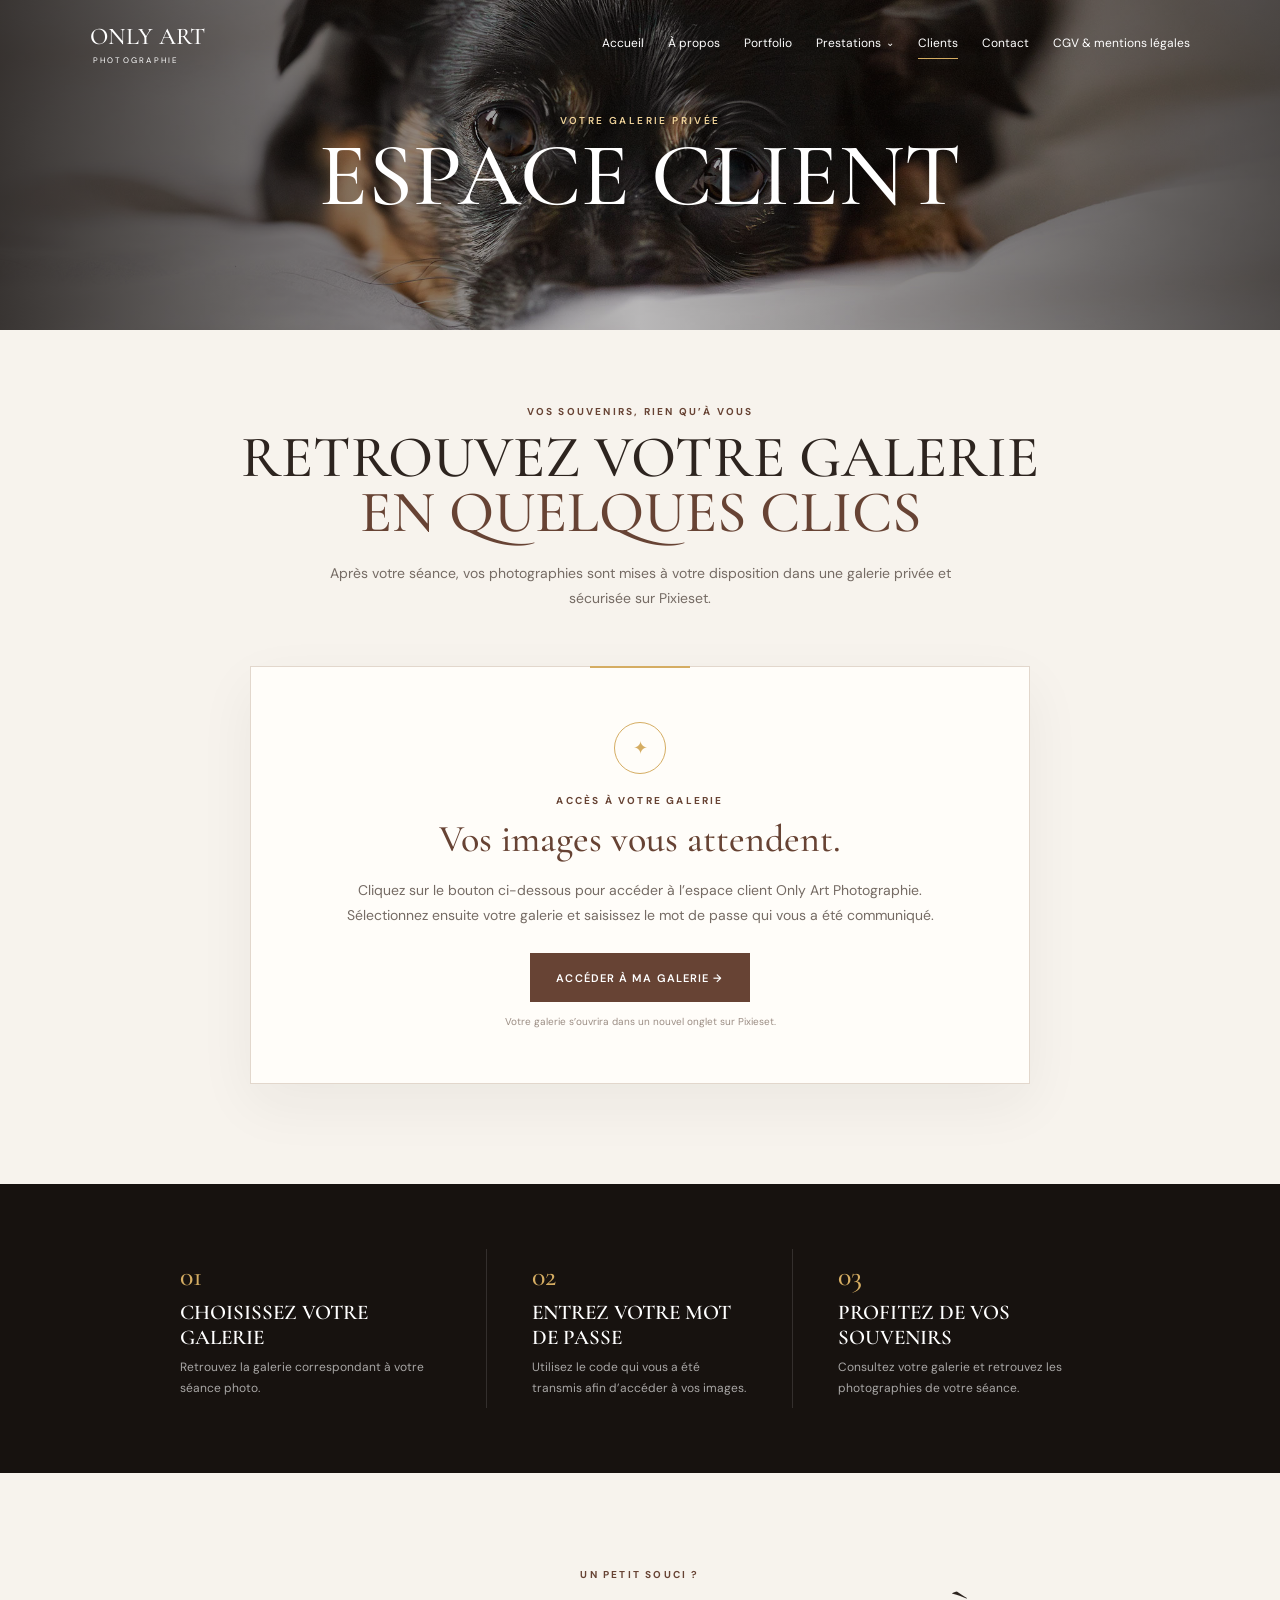
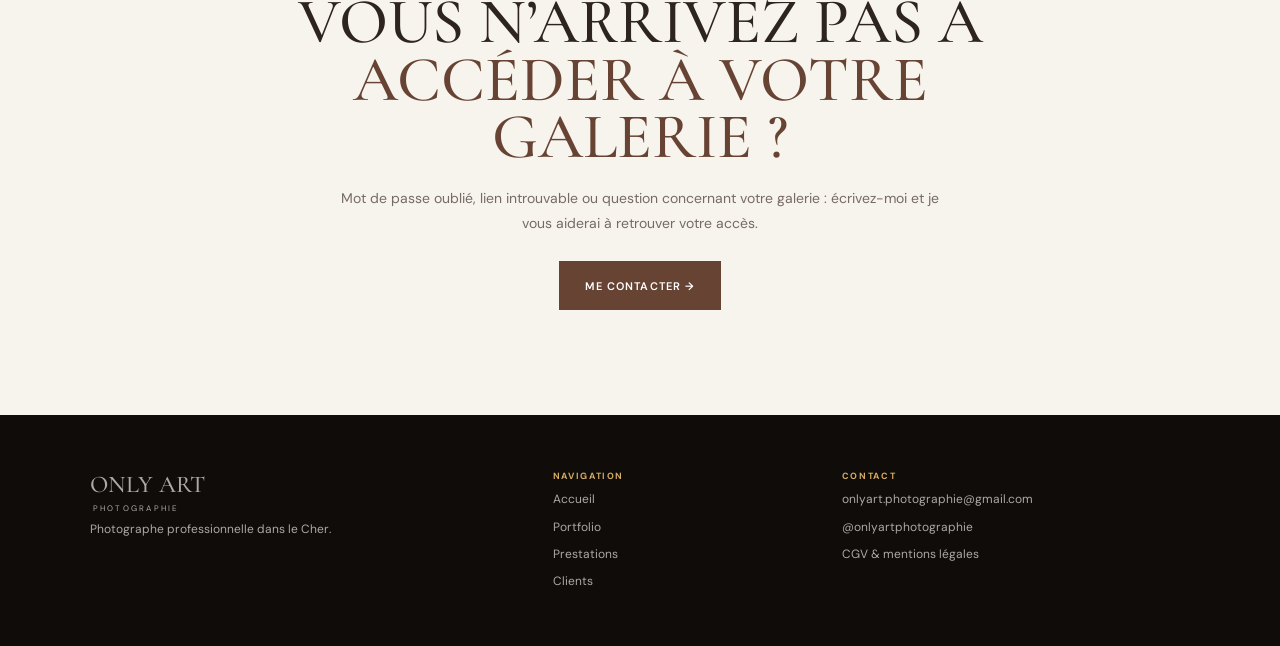
<file: clients.html>
<!DOCTYPE html>

<html lang="fr">
<head>
<meta charset="utf-8"/>
<meta content="width=device-width,initial-scale=1" name="viewport"/>
<meta content="Accédez à votre galerie photo privée Only Art Photographie hébergée et sécurisée sur Pixieset." name="description"/>
<title>Espace client &amp; galeries privées | Only Art Photographie</title>
<link href="https://fonts.googleapis.com" rel="preconnect"/>
<link crossorigin="" href="https://fonts.gstatic.com" rel="preconnect"/>
<link href="https://fonts.googleapis.com/css2?family=Cormorant+Garamond:wght@400;500;600;700&amp;family=DM+Sans:wght@400;500;600;700&amp;display=swap" rel="stylesheet"/>
<link href="clients.css" rel="stylesheet"/>
<meta content="index, follow, max-image-preview:large" name="robots"/><meta content="Only Art Photographie" name="author"/><meta content="#17120f" name="theme-color"/><link href="https://www.onlyartphotographie.fr/clients.html" rel="canonical"/><meta content="website" property="og:type"/><meta content="fr_FR" property="og:locale"/><meta content="Only Art Photographie" property="og:site_name"/><meta content="Espace client &amp; galeries privées | Only Art Photographie" property="og:title"/><meta content="Accédez à votre galerie photo privée Only Art Photographie hébergée et sécurisée sur Pixieset." property="og:description"/><meta content="https://www.onlyartphotographie.fr/clients.html" property="og:url"/><meta content="https://www.onlyartphotographie.fr/assets/images/banniere/banniere-espace-client.jpg" property="og:image"/><meta content="summary_large_image" name="twitter:card"/><meta content="Espace client &amp; galeries privées | Only Art Photographie" name="twitter:title"/><meta content="Accédez à votre galerie photo privée Only Art Photographie hébergée et sécurisée sur Pixieset." name="twitter:description"/><meta content="https://www.onlyartphotographie.fr/assets/images/banniere/banniere-espace-client.jpg" name="twitter:image"/><script type="application/ld+json">{"@context": "https://schema.org", "@type": "WebPage", "name": "Espace client & galeries privées | Only Art Photographie", "description": "Accédez à votre galerie photo privée Only Art Photographie hébergée et sécurisée sur Pixieset.", "url": "https://www.onlyartphotographie.fr/clients.html", "isPartOf": {"@type": "WebSite", "name": "Only Art Photographie", "url": "https://www.onlyartphotographie.fr/"}}</script></head>
<body>
<header class="header">
<a class="logo" href="index.html"><b>ONLY ART</b><small>PHOTOGRAPHIE</small></a>
<button aria-expanded="false" aria-label="Ouvrir le menu" class="menu">☰</button>
<nav><a href="index.html">Accueil</a><a href="a-propos.html">À propos</a><a href="portfolio.html">Portfolio</a><span class="nav-dropdown">
<a href="tarifs.html">Prestations <span class="nav-caret">⌄</span></a>
<span class="nav-submenu">
<a href="tarifs.html">Photographie animalière</a>
<a href="elevages.html">Éleveurs</a>
<a href="retouches.html">Retouche &amp; restauration</a>
<a href="autres-prestations.html">Automobile &amp; produit</a>
</span>
</span><a class="active" href="clients.html">Clients</a><a href="contact.html">Contact</a><a href="cgv.html">CGV &amp; mentions légales</a></nav>
</header>
<main>
<section class="client-banner">
<div class="photo">
<img alt="Espace client et galeries privées Only Art Photographie" decoding="async" loading="eager" src="assets/images/banniere/banniere-espace-client.jpg"/>

</div>
<div class="overlay"></div>
<div class="banner-copy reveal">
<p>VOTRE GALERIE PRIVÉE</p>
<h1>ESPACE CLIENT</h1>
</div>
</section>
<section class="client-intro wrap reveal">
<p class="eyebrow">VOS SOUVENIRS, RIEN QU’À VOUS</p>
<h2><span>RETROUVEZ VOTRE GALERIE</span><em>EN QUELQUES CLICS</em></h2>
<p>Après votre séance, vos photographies sont mises à votre disposition dans une galerie privée et sécurisée sur Pixieset.</p>
</section>
<section class="access wrap">
<div class="access-card reveal">
<div class="access-icon">✦</div>
<p class="eyebrow">ACCÈS À VOTRE GALERIE</p>
<h3>Vos images vous attendent.</h3>
<p>Cliquez sur le bouton ci-dessous pour accéder à l’espace client Only Art Photographie. Sélectionnez ensuite votre galerie et saisissez le mot de passe qui vous a été communiqué.</p>
<a class="main-button" href="https://onlyartphotographie.pixieset.com/" rel="noopener" target="_blank">ACCÉDER À MA GALERIE →</a>
<small>Votre galerie s’ouvrira dans un nouvel onglet sur Pixieset.</small>
</div>
</section>
<section class="client-help">
<div class="wrap help-grid">
<article class="reveal"><span>01</span><h3>CHOISISSEZ VOTRE GALERIE</h3><p>Retrouvez la galerie correspondant à votre séance photo.</p></article>
<article class="reveal"><span>02</span><h3>ENTREZ VOTRE MOT DE PASSE</h3><p>Utilisez le code qui vous a été transmis afin d’accéder à vos images.</p></article>
<article class="reveal"><span>03</span><h3>PROFITEZ DE VOS SOUVENIRS</h3><p>Consultez votre galerie et retrouvez les photographies de votre séance.</p></article>
</div>
</section>
<section class="need-help wrap reveal">
<div>
<p class="eyebrow">UN PETIT SOUCI ?</p>
<h2>VOUS N’ARRIVEZ PAS À<br/><em>ACCÉDER À VOTRE GALERIE ?</em></h2>
<p>Mot de passe oublié, lien introuvable ou question concernant votre galerie : écrivez-moi et je vous aiderai à retrouver votre accès.</p>
<a class="secondary-button" href="contact.html">ME CONTACTER →</a>
</div>
</section>
</main>
<footer>
<div><a class="logo" href="index.html"><b>ONLY ART</b><small>PHOTOGRAPHIE</small></a><p>Photographe professionnelle dans le Cher.</p></div>
<div><b>NAVIGATION</b><a href="index.html">Accueil</a><a href="portfolio.html">Portfolio</a><a href="tarifs.html">Prestations</a><a href="clients.html">Clients</a></div>
<div><b>CONTACT</b><a href="mailto:onlyart.photographie@gmail.com">onlyart.photographie@gmail.com</a><a href="https://www.instagram.com/onlyartphotographie/" rel="noopener" target="_blank">@onlyartphotographie</a><a href="cgv.html">CGV &amp; mentions légales</a></div>
</footer>
<button aria-label="Retour en haut" class="top">↑</button>
<script src="clients.js"></script>
</body>
</html>
</file>
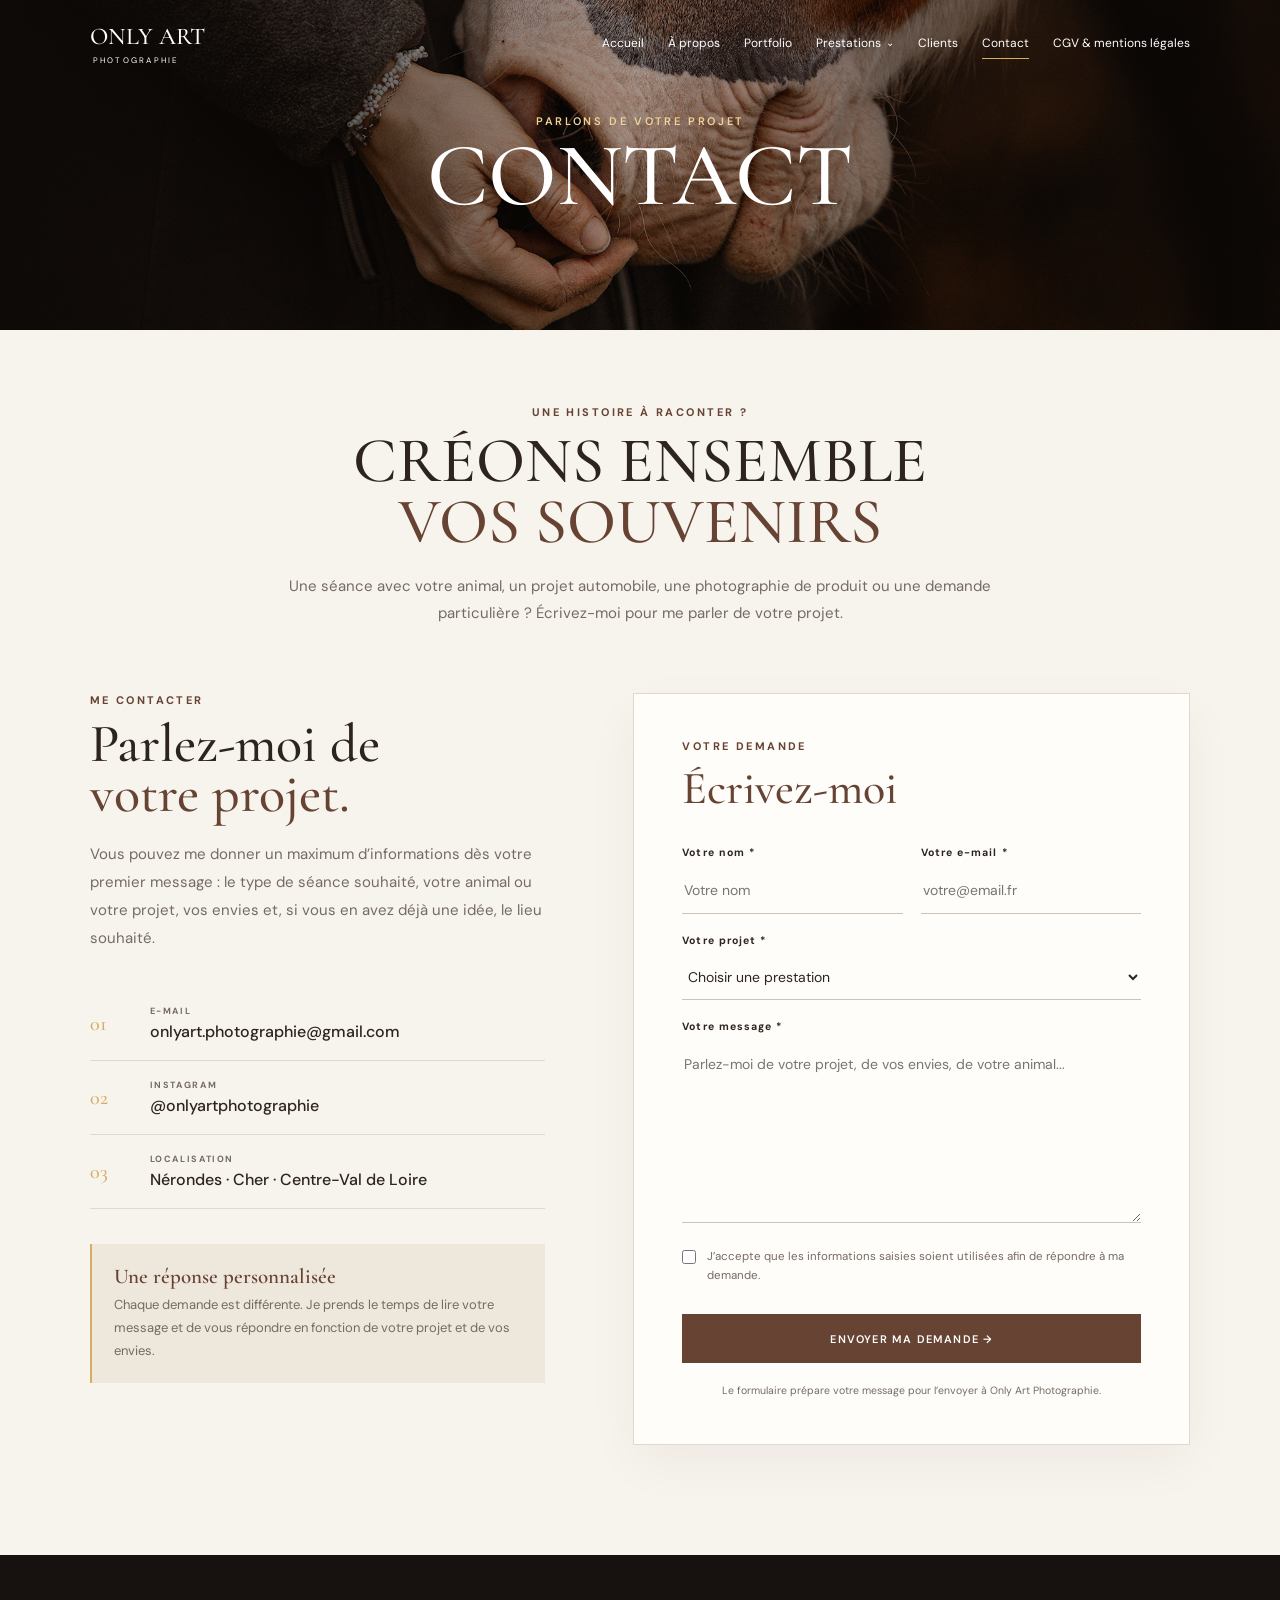
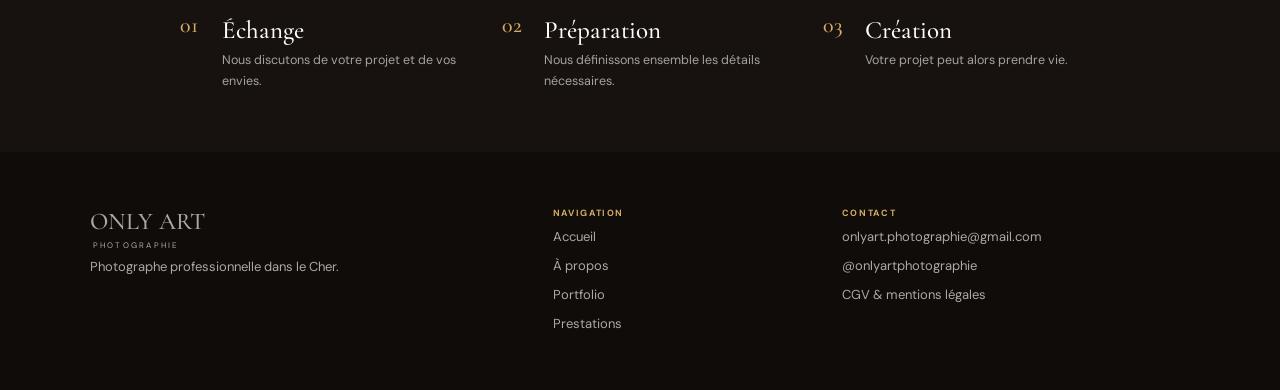
<file: contact.html>
<!DOCTYPE html>
<html lang="fr"><head><meta charset="utf-8"/><meta content="width=device-width,initial-scale=1" name="viewport"/><title>Contact photographe dans le Cher | Only Art Photographie</title><meta content="Contactez Only Art Photographie pour une séance animalière, automobile, un projet produit, une retouche ou une restauration photo." name="description"/><link href="https://fonts.googleapis.com" rel="preconnect"/><link crossorigin="" href="https://fonts.gstatic.com" rel="preconnect"/><link href="https://fonts.googleapis.com/css2?family=Cormorant+Garamond:wght@400;500;600;700&amp;family=DM+Sans:wght@400;500;600;700&amp;display=swap" rel="stylesheet"/><link href="contact.css" rel="stylesheet"/><meta content="index, follow, max-image-preview:large" name="robots"/><meta content="Only Art Photographie" name="author"/><meta content="#17120f" name="theme-color"/><link href="https://www.onlyartphotographie.fr/contact.html" rel="canonical"/><meta content="website" property="og:type"/><meta content="fr_FR" property="og:locale"/><meta content="Only Art Photographie" property="og:site_name"/><meta content="Contact photographe dans le Cher | Only Art Photographie" property="og:title"/><meta content="Contactez Only Art Photographie pour une séance animalière, automobile, un projet produit, une retouche ou une restauration photo." property="og:description"/><meta content="https://www.onlyartphotographie.fr/contact.html" property="og:url"/><meta content="https://www.onlyartphotographie.fr/assets/images/banniere/banniere-contact.jpg" property="og:image"/><meta content="summary_large_image" name="twitter:card"/><meta content="Contact photographe dans le Cher | Only Art Photographie" name="twitter:title"/><meta content="Contactez Only Art Photographie pour une séance animalière, automobile, un projet produit, une retouche ou une restauration photo." name="twitter:description"/><meta content="https://www.onlyartphotographie.fr/assets/images/banniere/banniere-contact.jpg" name="twitter:image"/><script type="application/ld+json">{"@context": "https://schema.org", "@type": "WebPage", "name": "Contact photographe dans le Cher | Only Art Photographie", "description": "Contactez Only Art Photographie pour une séance animalière, automobile, un projet produit, une retouche ou une restauration photo.", "url": "https://www.onlyartphotographie.fr/contact.html", "isPartOf": {"@type": "WebSite", "name": "Only Art Photographie", "url": "https://www.onlyartphotographie.fr/"}}</script></head><body>
<header class="header"><a class="logo" href="index.html"><b>ONLY ART</b><small>PHOTOGRAPHIE</small></a><button aria-expanded="false" aria-label="Ouvrir le menu" class="menu">☰</button><nav><a href="index.html">Accueil</a><a href="a-propos.html">À propos</a><a href="portfolio.html">Portfolio</a><span class="nav-dropdown">
<a href="tarifs.html">Prestations <span class="nav-caret">⌄</span></a>
<span class="nav-submenu">
<a href="tarifs.html">Photographie animalière</a>
<a href="elevages.html">Éleveurs</a>
<a href="retouches.html">Retouche &amp; restauration</a>
<a href="autres-prestations.html">Automobile &amp; produit</a>
</span>
</span><a href="clients.html">Clients</a><a class="active" href="contact.html">Contact</a><a href="cgv.html">CGV &amp; mentions légales</a></nav></header>
<main><section class="contact-banner"><div class="photo"><img alt="Contacter Only Art Photographie" decoding="async" loading="eager" src="assets/images/banniere/banniere-contact.jpg"/></div><div class="overlay"></div><div class="banner-copy reveal"><p>PARLONS DE VOTRE PROJET</p><h1>CONTACT</h1></div></section>
<section class="contact-intro wrap reveal"><p class="eyebrow">UNE HISTOIRE À RACONTER ?</p><h2><span>CRÉONS ENSEMBLE</span><br/><em>VOS SOUVENIRS</em></h2><p>Une séance avec votre animal, un projet automobile, une photographie de produit ou une demande particulière ? Écrivez-moi pour me parler de votre projet.</p></section>
<section class="contact-section wrap"><div class="contact-grid"><div class="contact-info reveal"><p class="eyebrow">ME CONTACTER</p><h3>Parlez-moi de<br/><em>votre projet.</em></h3><p class="intro-text">Vous pouvez me donner un maximum d’informations dès votre premier message : le type de séance souhaité, votre animal ou votre projet, vos envies et, si vous en avez déjà une idée, le lieu souhaité.</p><div class="info-list"><a class="info" href="mailto:onlyart.photographie@gmail.com"><span>01</span><div><small>E-MAIL</small><strong>onlyart.photographie@gmail.com</strong></div></a><a class="info" href="https://www.instagram.com/onlyartphotographie/" rel="noopener" target="_blank"><span>02</span><div><small>INSTAGRAM</small><strong>@onlyartphotographie</strong></div></a><div class="info"><span>03</span><div><small>LOCALISATION</small><strong>Nérondes · Cher · Centre-Val de Loire</strong></div></div></div><div class="note"><strong>Une réponse personnalisée</strong><p>Chaque demande est différente. Je prends le temps de lire votre message et de vous répondre en fonction de votre projet et de vos envies.</p></div></div>
<div class="form-card reveal"><p class="eyebrow">VOTRE DEMANDE</p><h3>Écrivez-moi</h3><form id="contactForm"><div class="two"><label><span>Votre nom *</span><input autocomplete="name" name="nom" placeholder="Votre nom" required="" type="text"/></label><label><span>Votre e-mail *</span><input autocomplete="email" name="email" placeholder="votre@email.fr" required="" type="email"/></label></div><label><span>Votre projet *</span><select name="projet" required=""><option disabled="" selected="" value="">Choisir une prestation</option><option>Séance photo animalière</option><option>Forfait Évolution</option><option>Photographie automobile</option><option>Photographie de produit</option><option>Retouche photographique</option><option>Restauration de photo</option><option>Autre demande</option></select></label><label><span>Votre message *</span><textarea name="message" placeholder="Parlez-moi de votre projet, de vos envies, de votre animal..." required="" rows="7"></textarea></label><label class="consent"><input required="" type="checkbox"/><span>J’accepte que les informations saisies soient utilisées afin de répondre à ma demande.</span></label><button type="submit">ENVOYER MA DEMANDE →</button><p class="form-help">Le formulaire prépare votre message pour l’envoyer à Only Art Photographie.</p></form></div></div></section>
<section class="reassurance"><div class="wrap reveal"><div><span>01</span><strong>Échange</strong><p>Nous discutons de votre projet et de vos envies.</p></div><div><span>02</span><strong>Préparation</strong><p>Nous définissons ensemble les détails nécessaires.</p></div><div><span>03</span><strong>Création</strong><p>Votre projet peut alors prendre vie.</p></div></div></section></main>
<footer><div><a class="logo" href="index.html"><b>ONLY ART</b><small>PHOTOGRAPHIE</small></a><p>Photographe professionnelle dans le Cher.</p></div><div><b>NAVIGATION</b><a href="index.html">Accueil</a><a href="a-propos.html">À propos</a><a href="portfolio.html">Portfolio</a><a href="tarifs.html">Prestations</a></div><div><b>CONTACT</b><a href="mailto:onlyart.photographie@gmail.com">onlyart.photographie@gmail.com</a><a href="https://www.instagram.com/onlyartphotographie/" rel="noopener" target="_blank">@onlyartphotographie</a><a href="cgv.html">CGV &amp; mentions légales</a></div></footer><button aria-label="Retour en haut" class="top">↑</button><script src="contact.js"></script></body></html>
</file>
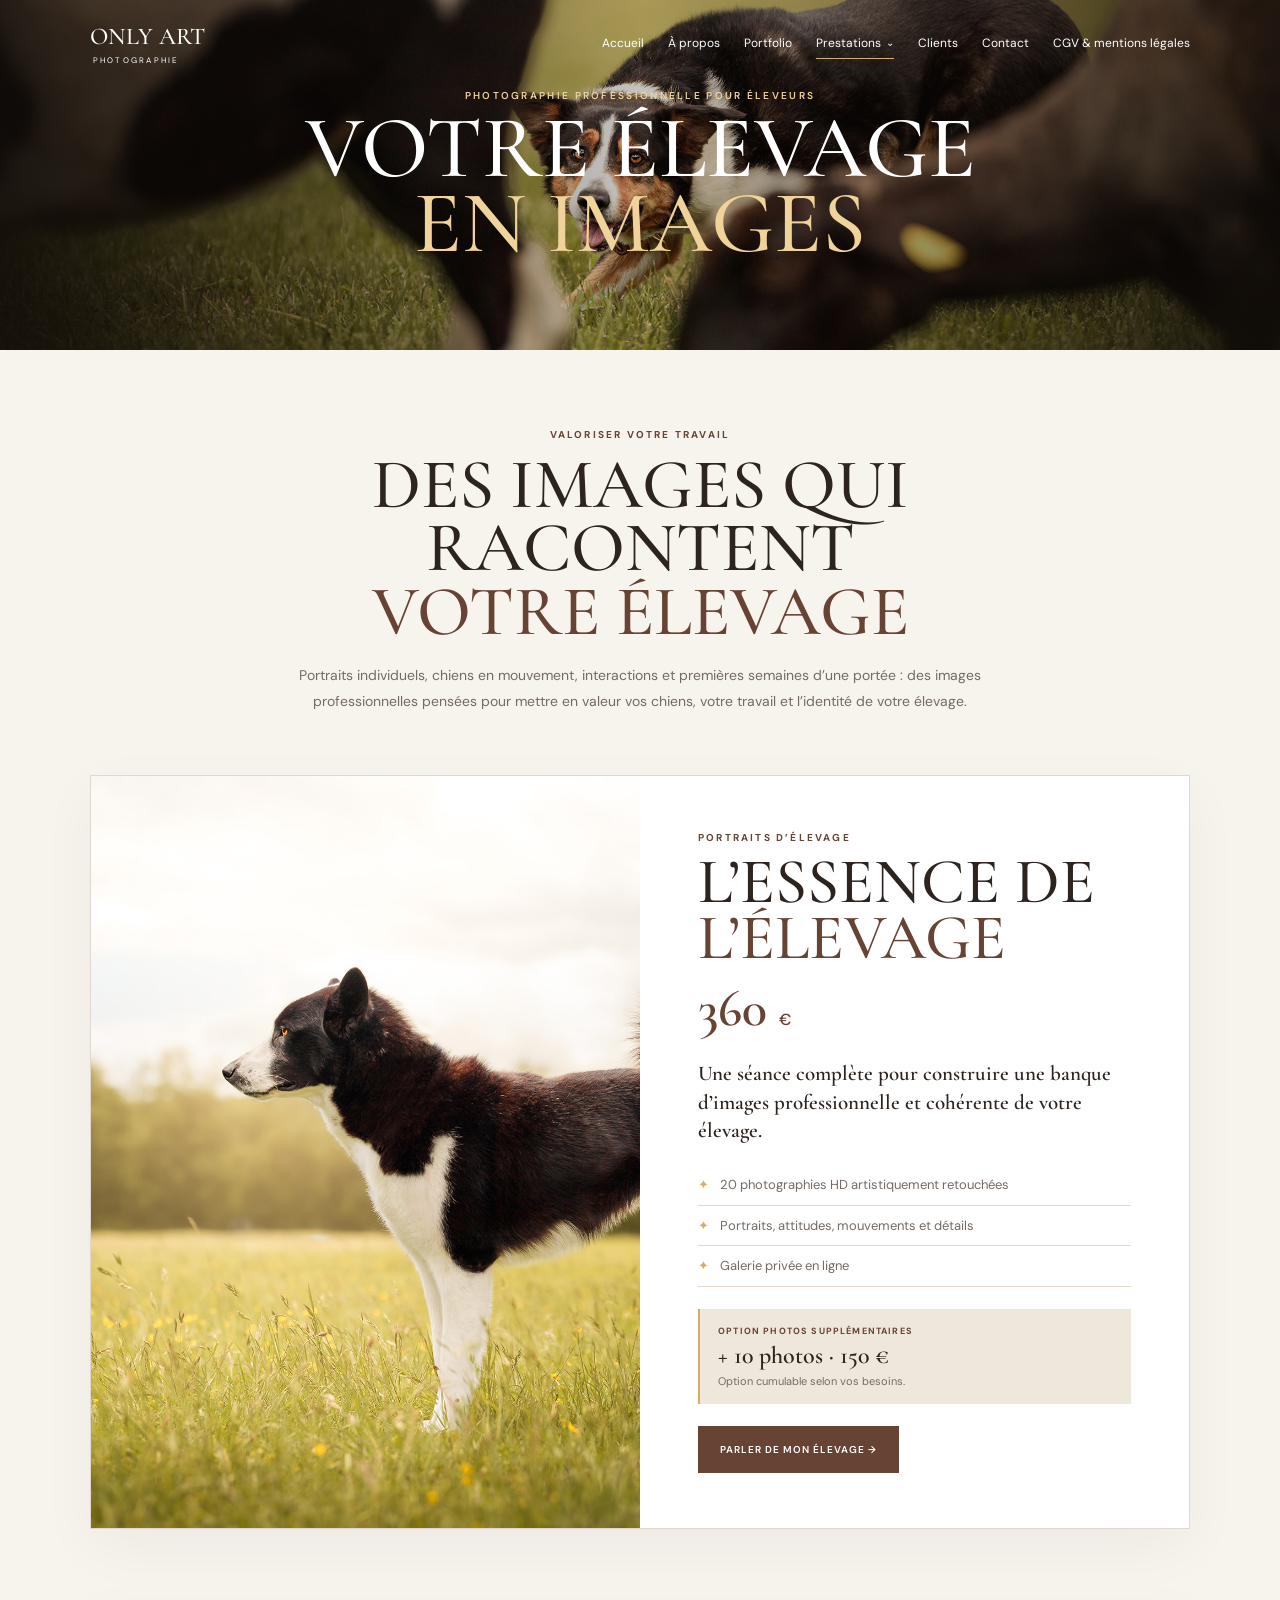
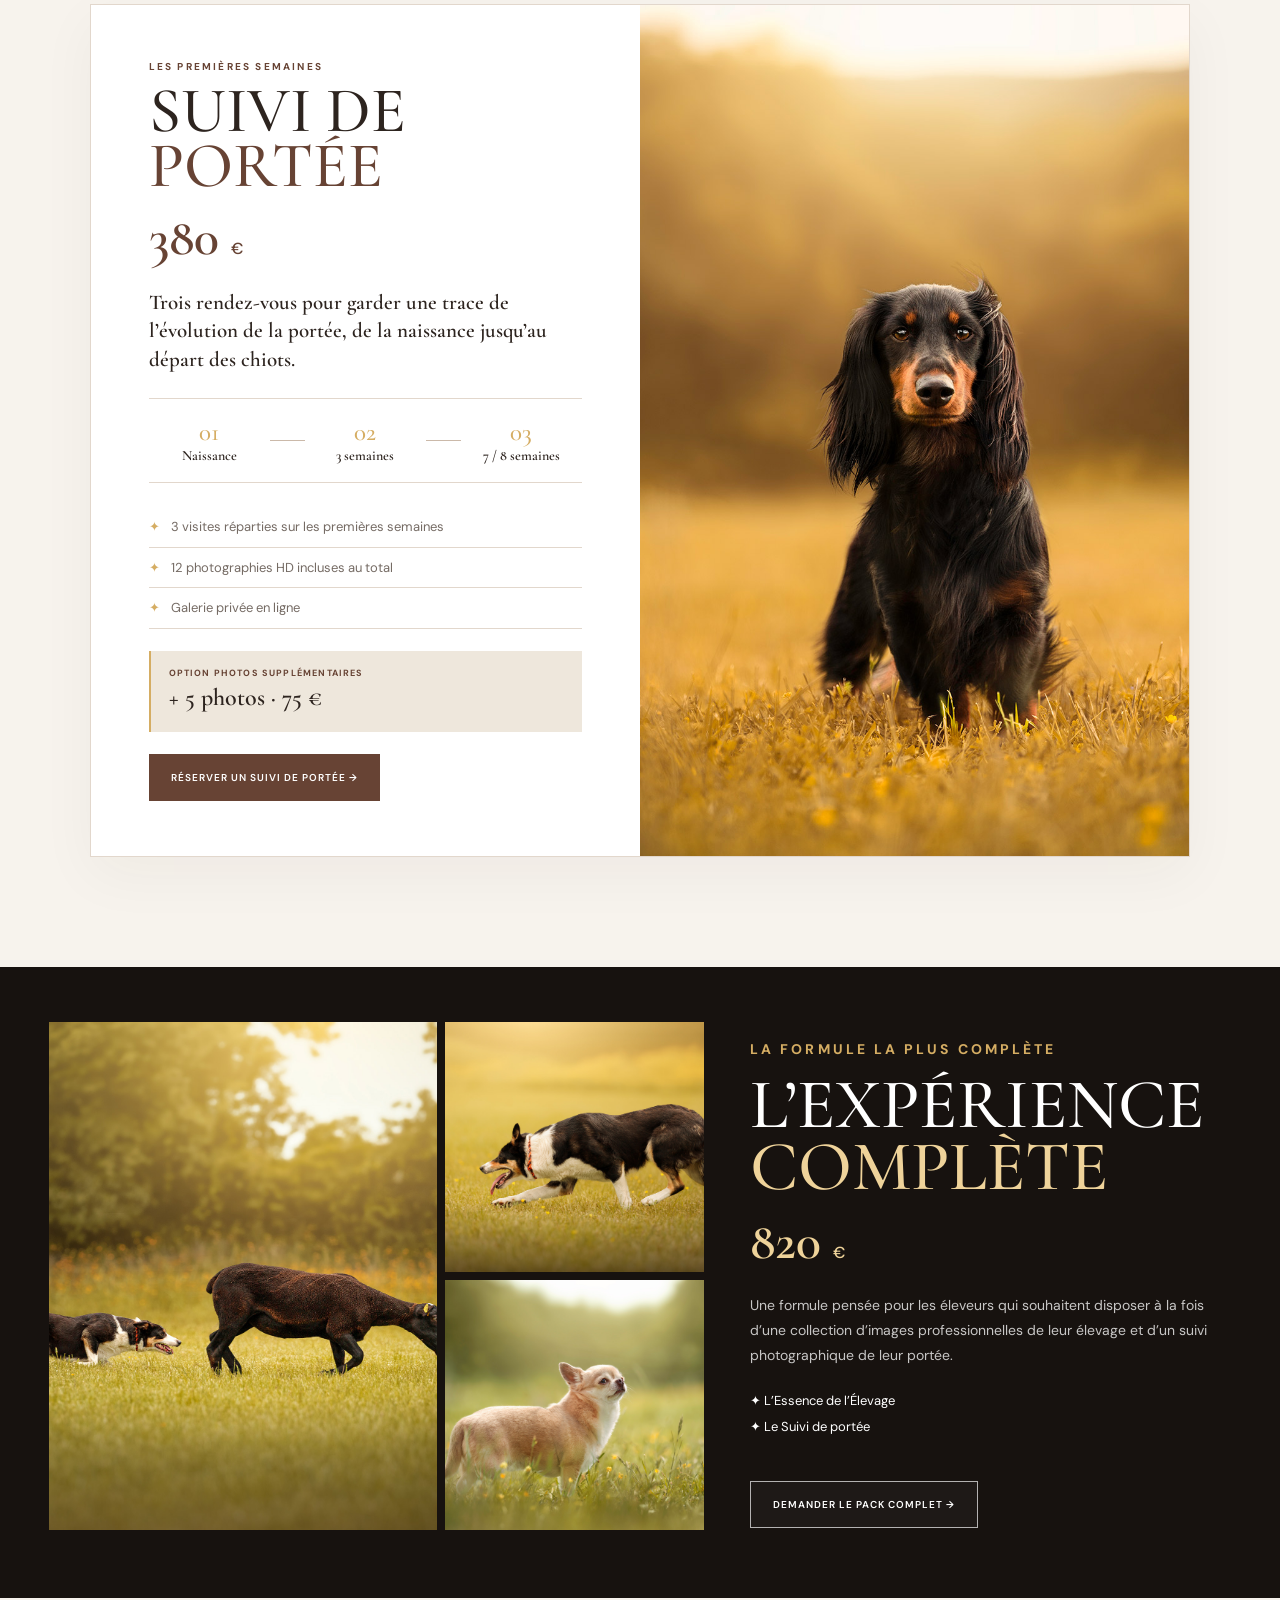
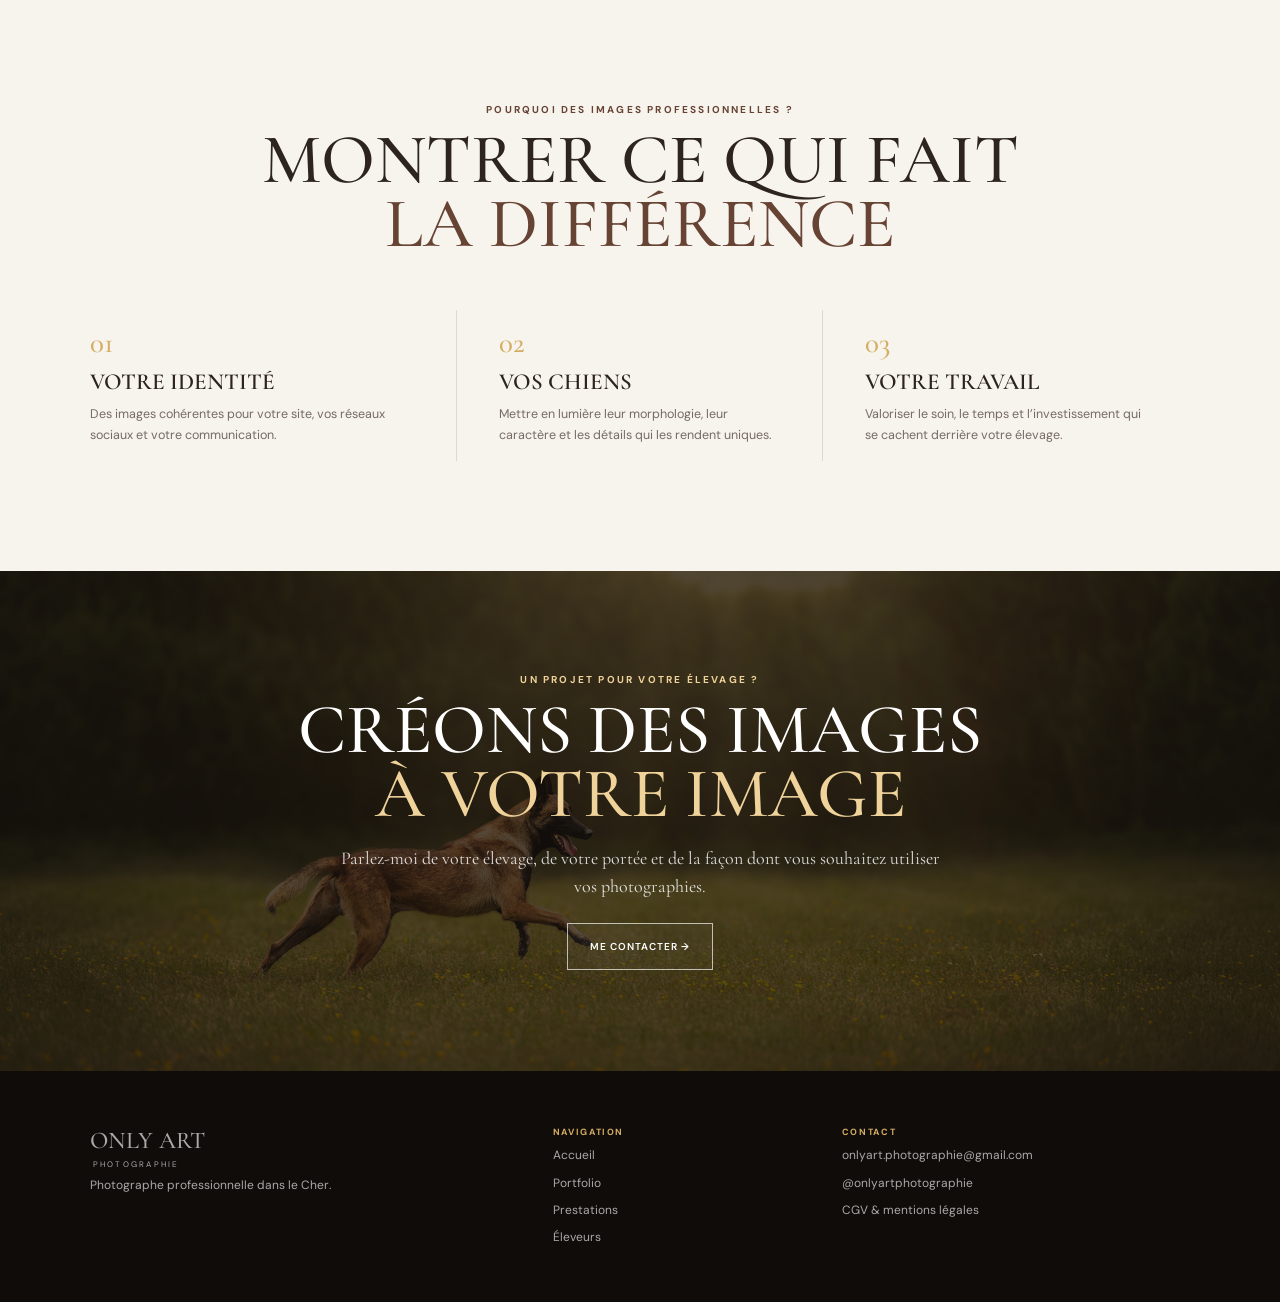
<file: elevages.html>
<!doctype html>
<html lang="fr">
<head>
<meta charset="utf-8">
<meta name="viewport" content="width=device-width,initial-scale=1">
<meta name="description" content="Photographie professionnelle pour éleveurs dans le Cher : portraits d'élevage, suivi de portée et formule complète par Only Art Photographie.">
<title>Photographie pour éleveurs dans le Cher | Only Art Photographie</title>
<link rel="preconnect" href="https://fonts.googleapis.com">
<link rel="preconnect" href="https://fonts.gstatic.com" crossorigin>
<link href="https://fonts.googleapis.com/css2?family=Cormorant+Garamond:wght@400;500;600;700&family=DM+Sans:wght@400;500;600;700&display=swap" rel="stylesheet">
<link rel="stylesheet" href="elevages.css">
<meta name="robots" content="index, follow, max-image-preview:large">
<meta name="author" content="Only Art Photographie">
<meta name="theme-color" content="#17120f">
<link rel="canonical" href="https://www.onlyartphotographie.fr/elevages.html">
<meta property="og:type" content="website">
<meta property="og:locale" content="fr_FR">
<meta property="og:site_name" content="Only Art Photographie">
<meta property="og:title" content="Photographie pour éleveurs dans le Cher | Only Art Photographie">
<meta property="og:description" content="Portraits d'élevage, suivi de portée et pack complet pour valoriser vos chiens, vos portées et votre élevage.">
<meta property="og:url" content="https://www.onlyartphotographie.fr/elevages.html">
<meta property="og:image" content="https://www.onlyartphotographie.fr/assets/images/elevage/elevage-page-acceuil.jpg">
<meta name="twitter:card" content="summary_large_image">
<meta name="twitter:title" content="Photographie pour éleveurs | Only Art Photographie">
<meta name="twitter:description" content="Des images professionnelles pour valoriser votre élevage et suivre les premières semaines de vos portées.">
<meta name="twitter:image" content="https://www.onlyartphotographie.fr/assets/images/elevage/elevage-page-acceuil.jpg">
<script type="application/ld+json">
{
  "@context":"https://schema.org",
  "@type":"Service",
  "name":"Photographie pour éleveurs",
  "provider":{"@type":"LocalBusiness","name":"Only Art Photographie"},
  "areaServed":"Cher, Centre-Val de Loire",
  "description":"Photographie professionnelle pour éleveurs : portraits d'élevage, suivi de portée et formule complète.",
  "url":"https://www.onlyartphotographie.fr/elevages.html"
}
</script>
</head>
<body>

<header class="header">
<a class="logo" href="index.html"><b>ONLY ART</b><small>PHOTOGRAPHIE</small></a>
<button class="menu" aria-label="Ouvrir le menu" aria-expanded="false">☰</button>
<nav>
<a href="index.html">Accueil</a>
<a href="a-propos.html">À propos</a>
<a href="portfolio.html">Portfolio</a>
<span class="nav-dropdown">
<a class="active" href="tarifs.html">Prestations <span class="nav-caret">⌄</span></a>
<span class="nav-submenu">
<a href="tarifs.html">Photographie animalière</a>
<a href="elevages.html">Éleveurs</a>
<a href="retouches.html">Retouche &amp; restauration</a>
<a href="autres-prestations.html">Automobile &amp; produit</a>
</span>
</span>
<a href="clients.html">Clients</a>
<a href="contact.html">Contact</a>
<a href="cgv.html">CGV &amp; mentions légales</a>
</nav>
</header>

<main>

<section class="page-banner">
  <div class="photo">
    <img src="assets/images/elevage/elevage-page-acceuil.jpg" alt="Photographie professionnelle pour éleveurs">
  </div>
  <div class="overlay"></div>
  <div class="banner-copy reveal">
    <p>PHOTOGRAPHIE PROFESSIONNELLE POUR ÉLEVEURS</p>
    <h1>VOTRE ÉLEVAGE<br><em>EN IMAGES</em></h1>
  </div>
</section>

<section class="intro wrap reveal">
  <p class="eyebrow">VALORISER VOTRE TRAVAIL</p>
  <h2>DES IMAGES QUI RACONTENT<br><em>VOTRE ÉLEVAGE</em></h2>
  <p>
    Portraits individuels, chiens en mouvement, interactions et premières semaines d’une portée :
    des images professionnelles pensées pour mettre en valeur vos chiens, votre travail et l’identité de votre élevage.
  </p>
</section>

<section class="offers wrap">

  <article class="offer-card reveal">
    <div class="offer-image">
      <img src="assets/images/elevage/elevage-1.jpg" alt="Portrait professionnel d'un chien d'élevage">
    </div>
    <div class="offer-copy">
      <p class="eyebrow">PORTRAITS D’ÉLEVAGE</p>
      <h2>L’ESSENCE DE<br><em>L’ÉLEVAGE</em></h2>
      <div class="price">360 <small>€</small></div>
      <p class="lead">Une séance complète pour construire une banque d’images professionnelle et cohérente de votre élevage.</p>
      <ul>
        <li>20 photographies HD artistiquement retouchées</li>
        <li>Portraits, attitudes, mouvements et détails</li>
        <li>Galerie privée en ligne</li>
      </ul>
      <div class="option">
        <strong>OPTION PHOTOS SUPPLÉMENTAIRES</strong>
        <span>+ 10 photos · 150 €</span>
        <small>Option cumulable selon vos besoins.</small>
      </div>
      <a href="contact.html" class="btn">Parler de mon élevage →</a>
    </div>
  </article>

  <article class="offer-card reverse reveal">
    <div class="offer-image">
      <img src="assets/images/elevage/elevage-10.jpg" alt="Chien photographié en lumière naturelle">
    </div>
    <div class="offer-copy">
      <p class="eyebrow">LES PREMIÈRES SEMAINES</p>
      <h2>SUIVI DE<br><em>PORTÉE</em></h2>
      <div class="price">380 <small>€</small></div>
      <p class="lead">Trois rendez-vous pour garder une trace de l’évolution de la portée, de la naissance jusqu’au départ des chiots.</p>
      <div class="visits">
        <div><b>01</b><span>Naissance</span></div>
        <i></i>
        <div><b>02</b><span>3 semaines</span></div>
        <i></i>
        <div><b>03</b><span>7 / 8 semaines</span></div>
      </div>
      <ul>
        <li>3 visites réparties sur les premières semaines</li>
        <li>12 photographies HD incluses au total</li>
        <li>Galerie privée en ligne</li>
      </ul>
      <div class="option">
        <strong>OPTION PHOTOS SUPPLÉMENTAIRES</strong>
        <span>+ 5 photos · 75 €</span>
      </div>
      <a href="contact.html" class="btn">Réserver un suivi de portée →</a>
    </div>
  </article>

</section>

<section class="full-pack">
  <div class="pack-gallery reveal">
    <div class="photo large"><img src="assets/images/elevage/elevage-2.jpg" alt="Deux chiens d'élevage en interaction"></div>
    <div class="photo"><img src="assets/images/elevage/elevage-3.jpg" alt="Chien en mouvement"></div>
    <div class="photo"><img src="assets/images/elevage/elevage-11.jpg" alt="Portrait de chihuahua en extérieur"></div>
  </div>

  <div class="pack-copy reveal">
    <p class="eyebrow">LA FORMULE LA PLUS COMPLÈTE</p>
    <h2>L’EXPÉRIENCE<br><em>COMPLÈTE</em></h2>
    <div class="pack-price">820 <small>€</small></div>
    <p>
      Une formule pensée pour les éleveurs qui souhaitent disposer à la fois d’une collection
      d’images professionnelles de leur élevage et d’un suivi photographique de leur portée.
    </p>
    <div class="pack-includes">
      <span>✦ L’Essence de l’Élevage</span>
      <span>✦ Le Suivi de portée</span>
    </div>
    <a href="contact.html" class="btn light">Demander le pack complet →</a>
  </div>
</section>

<section class="why wrap">
  <div class="why-heading reveal">
    <p class="eyebrow">POURQUOI DES IMAGES PROFESSIONNELLES ?</p>
    <h2>MONTRER CE QUI FAIT<br><em>LA DIFFÉRENCE</em></h2>
  </div>
  <div class="why-grid">
    <article class="reveal"><span>01</span><h3>VOTRE IDENTITÉ</h3><p>Des images cohérentes pour votre site, vos réseaux sociaux et votre communication.</p></article>
    <article class="reveal"><span>02</span><h3>VOS CHIENS</h3><p>Mettre en lumière leur morphologie, leur caractère et les détails qui les rendent uniques.</p></article>
    <article class="reveal"><span>03</span><h3>VOTRE TRAVAIL</h3><p>Valoriser le soin, le temps et l’investissement qui se cachent derrière votre élevage.</p></article>
  </div>
</section>

<section class="cta">
  <div class="photo"><img src="assets/images/elevage/elevage-8.jpg" alt="Chien courant en pleine nature"></div>
  <div class="overlay"></div>
  <div class="cta-copy reveal">
    <p class="eyebrow">UN PROJET POUR VOTRE ÉLEVAGE ?</p>
    <h2>CRÉONS DES IMAGES<br><em>À VOTRE IMAGE</em></h2>
    <p>Parlez-moi de votre élevage, de votre portée et de la façon dont vous souhaitez utiliser vos photographies.</p>
    <a href="contact.html" class="btn light">Me contacter →</a>
  </div>
</section>

</main>

<footer>
<div><a class="logo" href="index.html"><b>ONLY ART</b><small>PHOTOGRAPHIE</small></a><p>Photographe professionnelle dans le Cher.</p></div>
<div><b>NAVIGATION</b><a href="index.html">Accueil</a><a href="portfolio.html">Portfolio</a><a href="tarifs.html">Prestations</a><a href="elevages.html">Éleveurs</a></div>
<div><b>CONTACT</b><a href="mailto:onlyart.photographie@gmail.com">onlyart.photographie@gmail.com</a><a href="https://www.instagram.com/onlyartphotographie/" target="_blank" rel="noopener">@onlyartphotographie</a><a href="cgv.html">CGV &amp; mentions légales</a></div>
</footer>

<button class="top" aria-label="Retour en haut">↑</button>
<script src="elevages.js"></script>
</body>
</html>
</file>
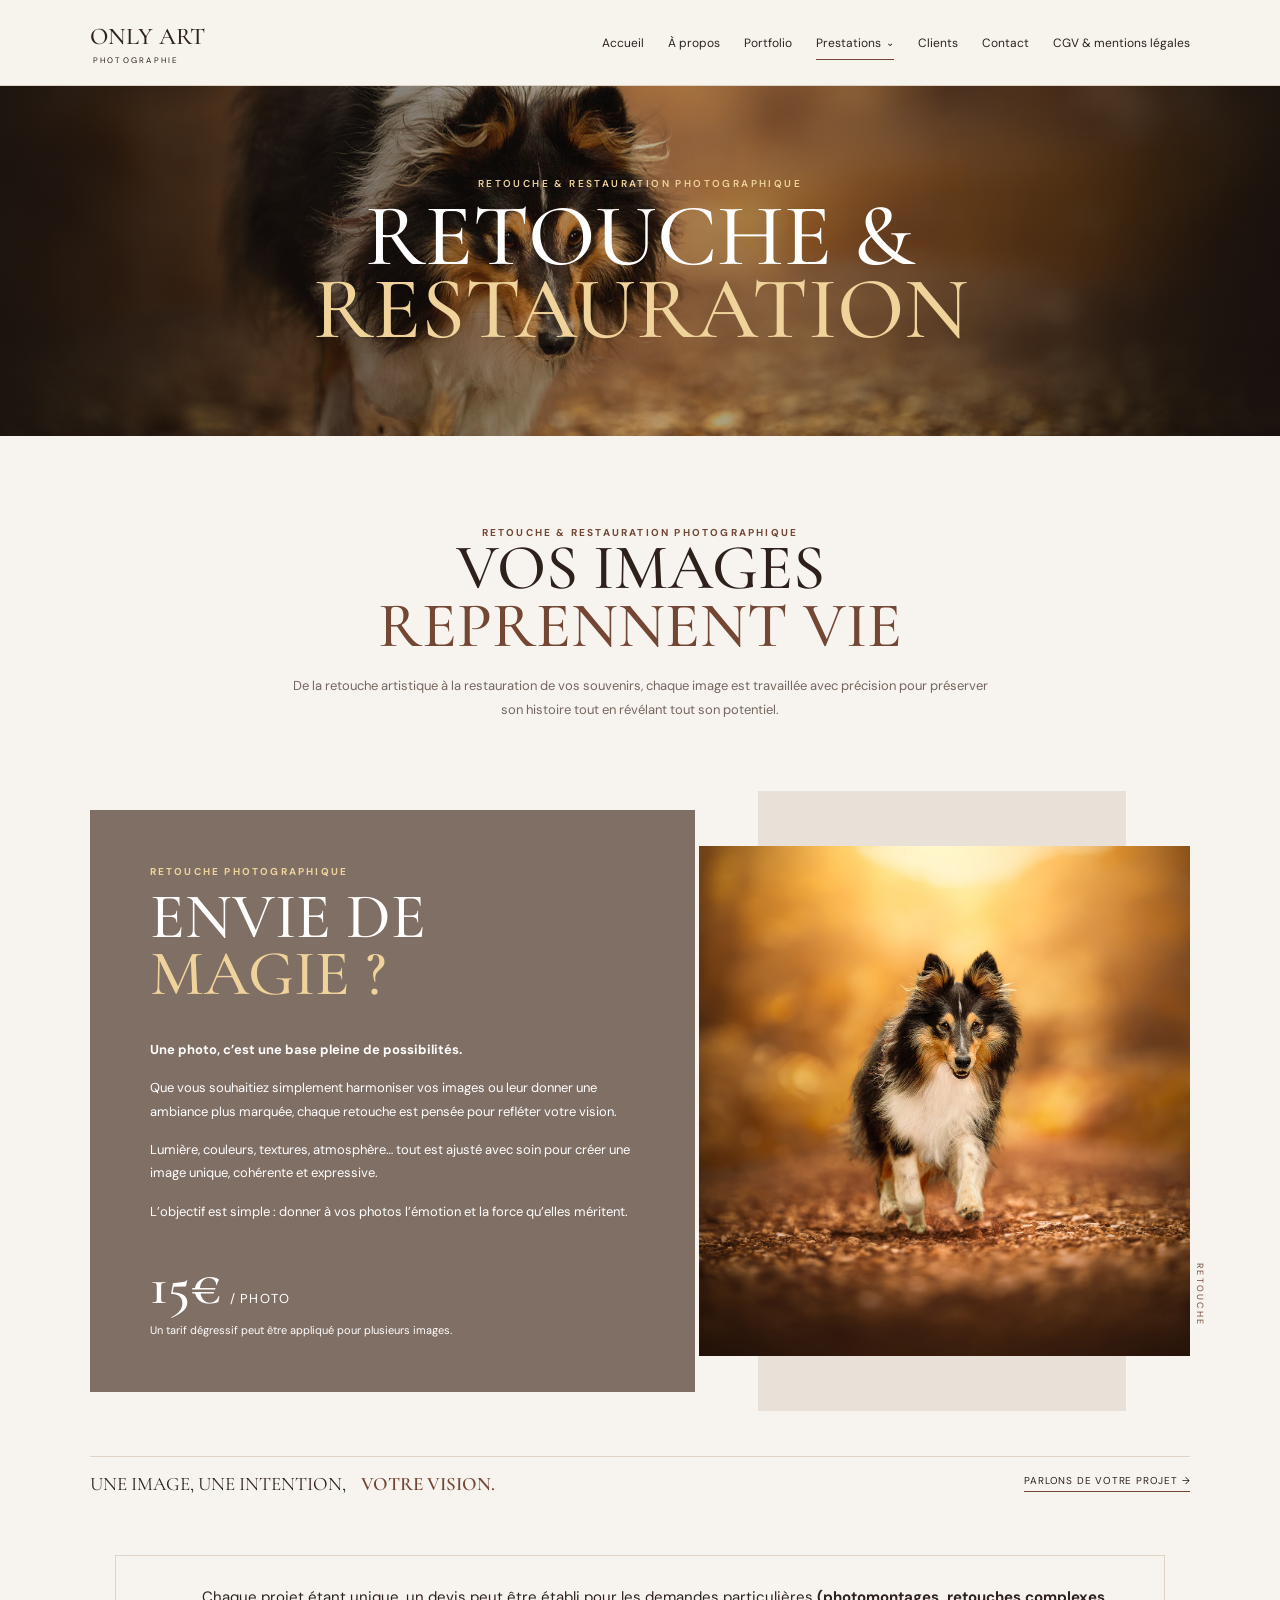
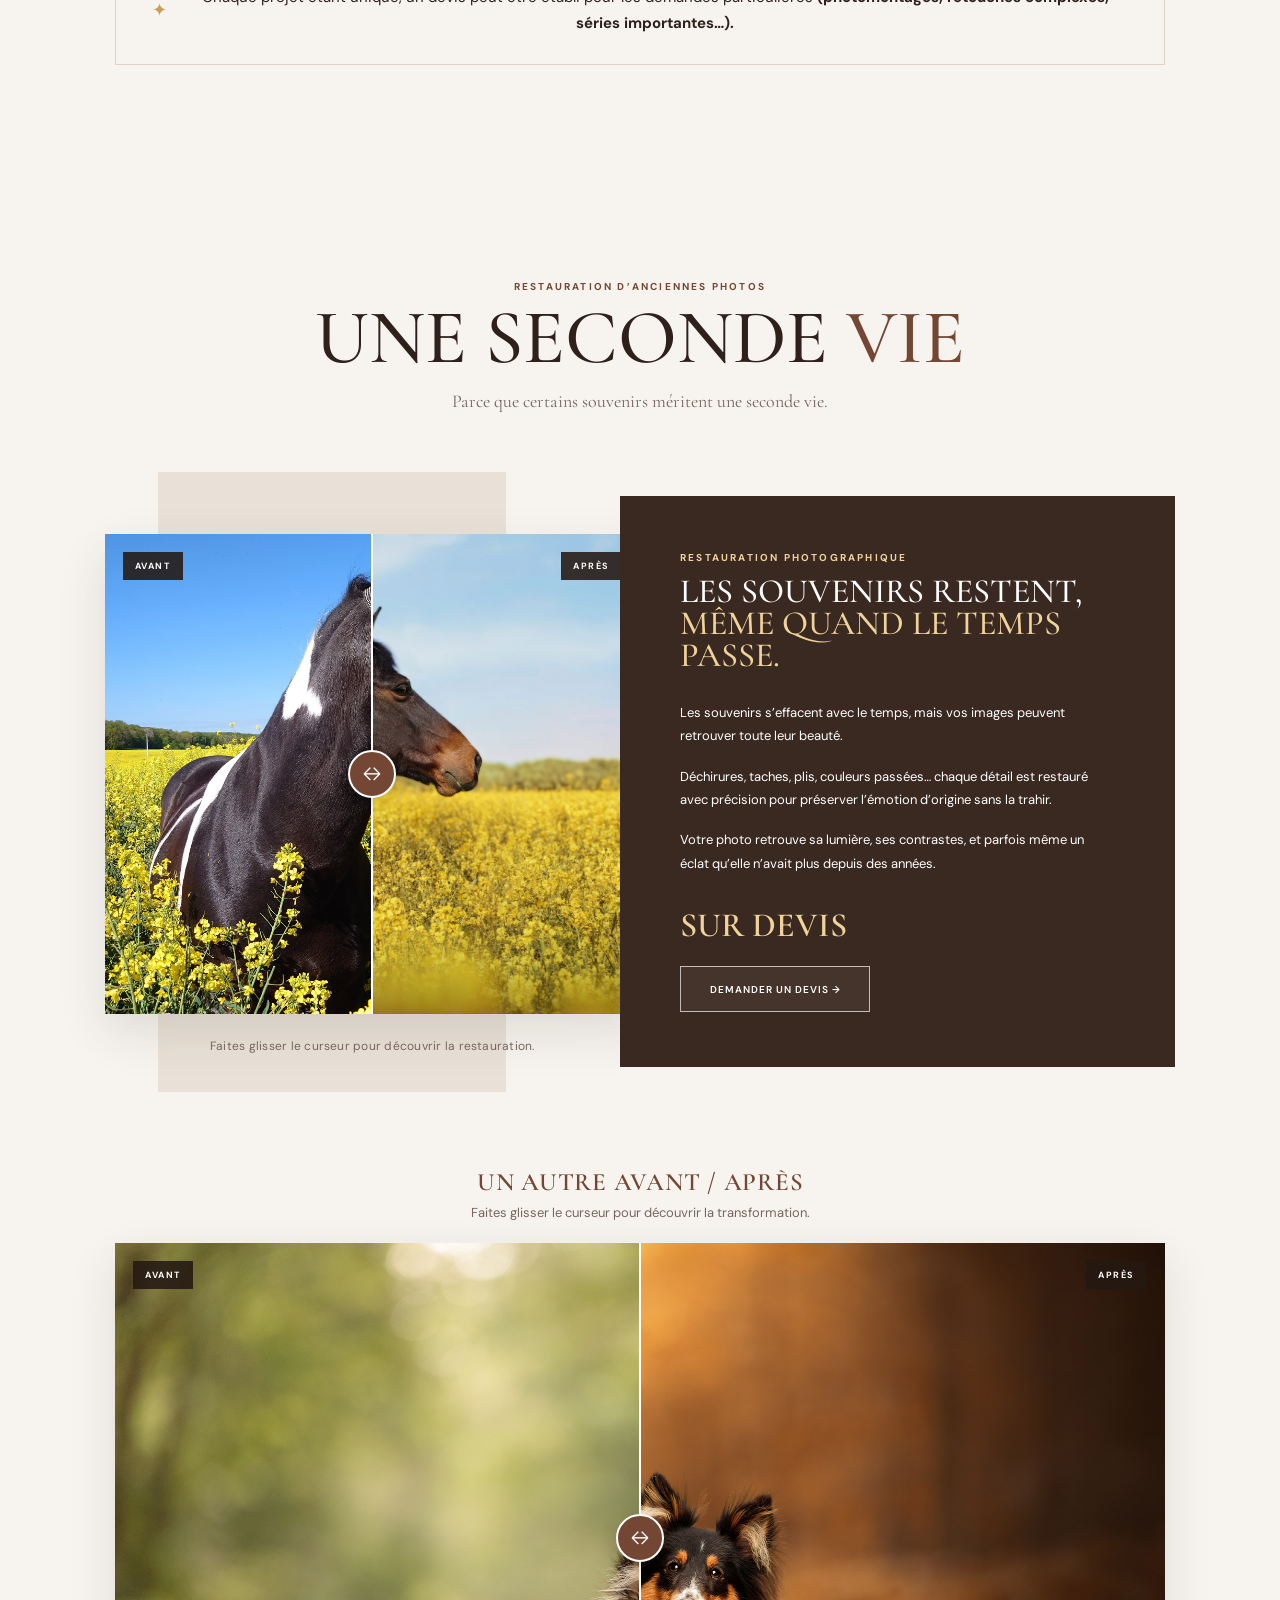
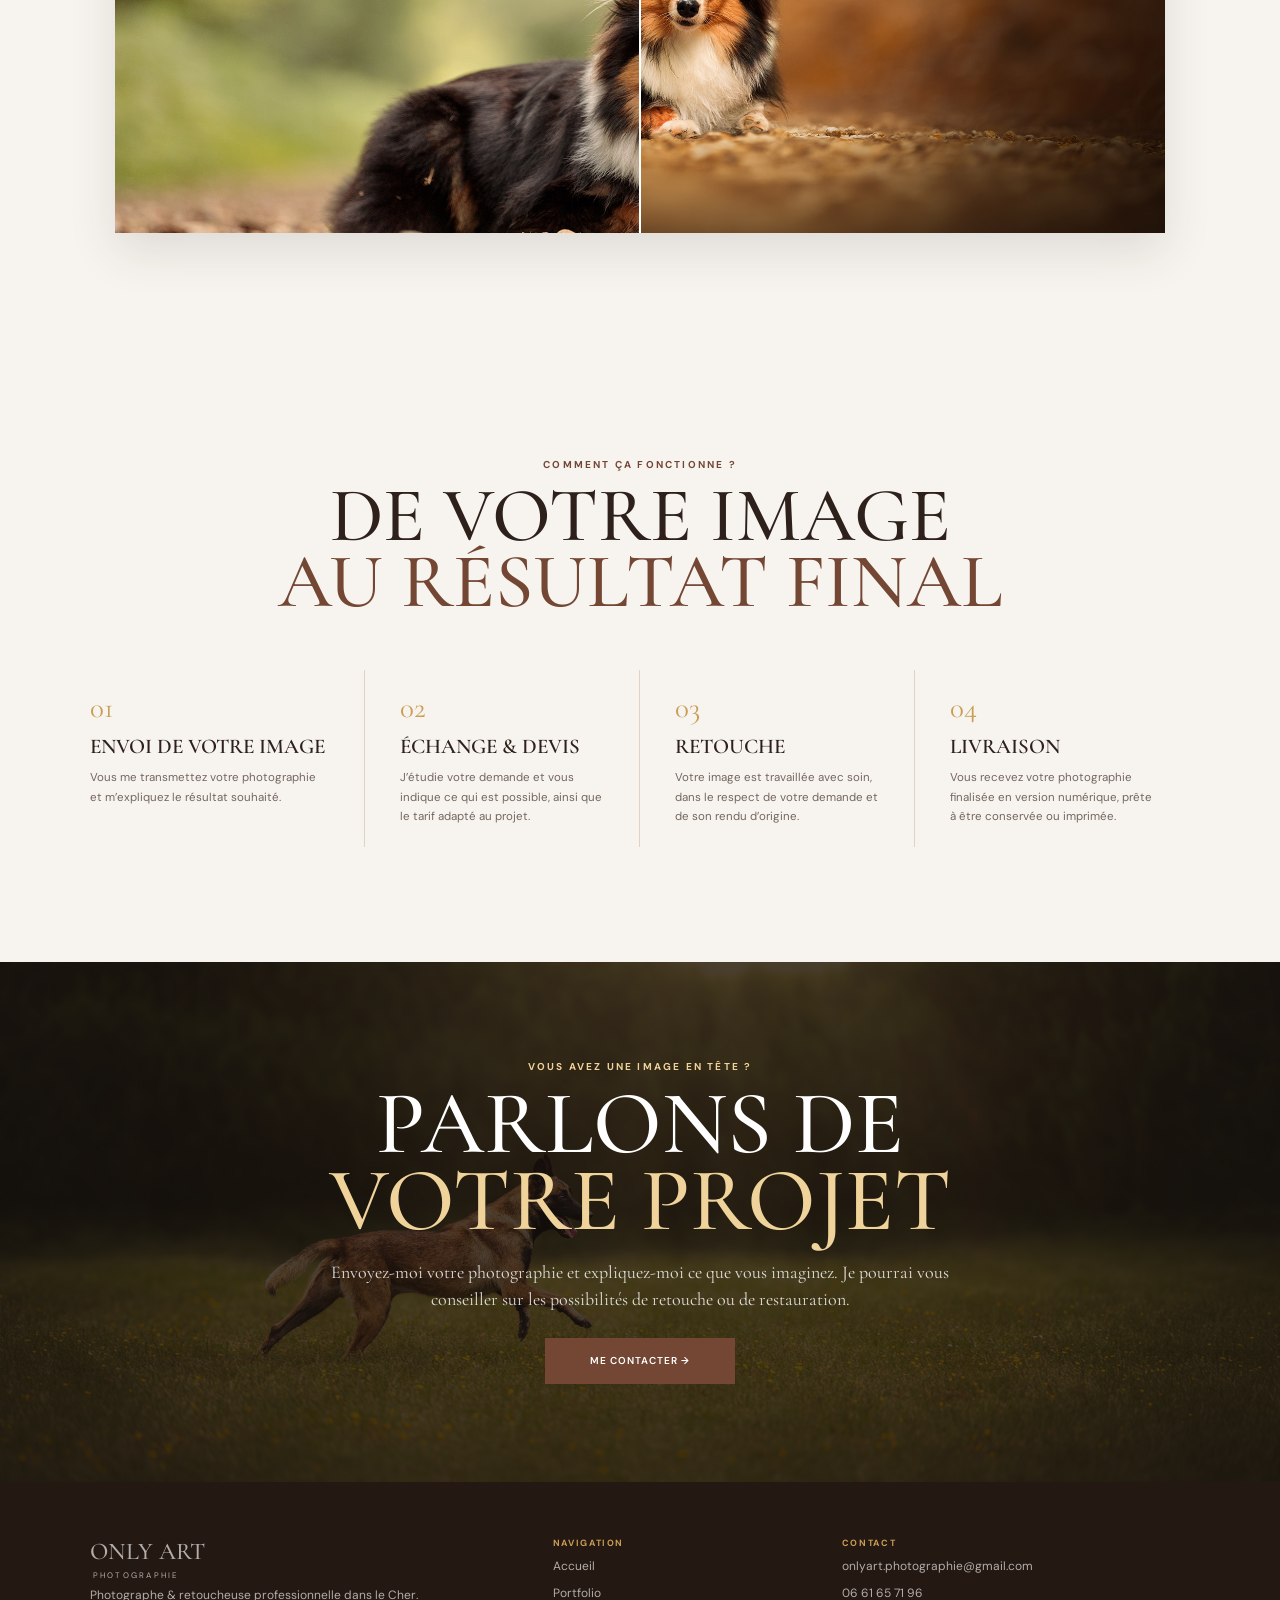
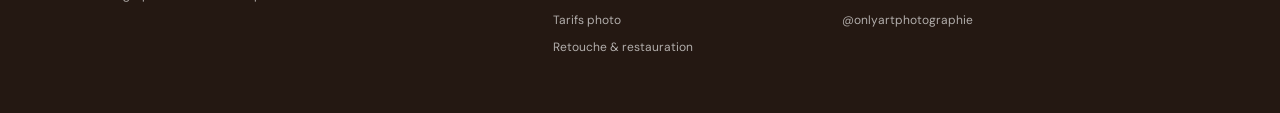
<file: retouches.html>
<!DOCTYPE html>

<html lang="fr">
<head>
<meta charset="utf-8"/>
<meta content="width=device-width,initial-scale=1" name="viewport"/>
<meta content="Retouche photographique artistique et restauration d’anciennes photos. Découvrez les tarifs et des comparaisons avant/après." name="description"/>
<title>Retouche &amp; restauration photo | Only Art Photographie</title>
<link href="https://fonts.googleapis.com" rel="preconnect"/>
<link crossorigin="" href="https://fonts.gstatic.com" rel="preconnect"/>
<link href="https://fonts.googleapis.com/css2?family=Cormorant+Garamond:wght@400;500;600;700&amp;family=DM+Sans:wght@400;500;600;700&amp;display=swap" rel="stylesheet"/>
<link href="retouches.css" rel="stylesheet"/>
<meta content="index, follow, max-image-preview:large" name="robots"/><meta content="Only Art Photographie" name="author"/><meta content="#17120f" name="theme-color"/><link href="https://www.onlyartphotographie.fr/retouches.html" rel="canonical"/><meta content="website" property="og:type"/><meta content="fr_FR" property="og:locale"/><meta content="Only Art Photographie" property="og:site_name"/><meta content="Retouche &amp; restauration photo | Only Art Photographie" property="og:title"/><meta content="Retouche photographique artistique et restauration d’anciennes photos. Découvrez les tarifs et des comparaisons avant/après." property="og:description"/><meta content="https://www.onlyartphotographie.fr/retouches.html" property="og:url"/><meta content="https://www.onlyartphotographie.fr/assets/images/banniere/banniere-retouche.jpg" property="og:image"/><meta content="summary_large_image" name="twitter:card"/><meta content="Retouche &amp; restauration photo | Only Art Photographie" name="twitter:title"/><meta content="Retouche photographique artistique et restauration d’anciennes photos. Découvrez les tarifs et des comparaisons avant/après." name="twitter:description"/><meta content="https://www.onlyartphotographie.fr/assets/images/banniere/banniere-retouche.jpg" name="twitter:image"/><script type="application/ld+json">{"@context": "https://schema.org", "@type": "WebPage", "name": "Retouche & restauration photo | Only Art Photographie", "description": "Retouche photographique artistique et restauration d’anciennes photos. Découvrez les tarifs et des comparaisons avant/après.", "url": "https://www.onlyartphotographie.fr/retouches.html", "isPartOf": {"@type": "WebSite", "name": "Only Art Photographie", "url": "https://www.onlyartphotographie.fr/"}}</script></head>
<body>
<header class="header">
<a class="logo" href="index.html"><b>ONLY ART</b><small>PHOTOGRAPHIE</small></a>
<button aria-expanded="false" aria-label="Ouvrir le menu" class="menu">☰</button>
<nav><a href="index.html">Accueil</a><a href="a-propos.html">À propos</a><a href="portfolio.html">Portfolio</a><span class="nav-dropdown">
<a class="active" href="tarifs.html">Prestations <span class="nav-caret">⌄</span></a>
<span class="nav-submenu">
<a href="tarifs.html">Photographie animalière</a>
<a href="elevages.html">Éleveurs</a>
<a href="retouches.html">Retouche &amp; restauration</a>
<a href="autres-prestations.html">Automobile &amp; produit</a>
</span>
</span><a href="clients.html">Clients</a><a href="contact.html">Contact</a><a href="cgv.html">CGV &amp; mentions légales</a></nav>
</header>
<main>
<section class="retouch-banner"><div class="banner-photo photo"><img alt="Retouche et restauration photographique Only Art Photographie" decoding="async" loading="eager" src="assets/images/banniere/banniere-retouche.jpg"/></div><div class="banner-overlay"></div><div class="banner-content reveal"><p>RETOUCHE &amp; RESTAURATION PHOTOGRAPHIQUE</p><h1>RETOUCHE &amp;<br/><em>RESTAURATION</em></h1></div></section><section class="page-intro wrap reveal">
<p class="eyebrow">RETOUCHE &amp; RESTAURATION PHOTOGRAPHIQUE</p>
<h2>VOS IMAGES<br/><em>REPRENNENT VIE</em></h2>
<p>De la retouche artistique à la restauration de vos souvenirs, chaque image est travaillée avec précision pour préserver son histoire tout en révélant tout son potentiel.</p>
</section>
<section class="retouch wrap">
<div class="retouch-layout">
<div class="retouch-card reveal">
<p class="eyebrow light-label">RETOUCHE PHOTOGRAPHIQUE</p>
<h2>ENVIE DE <em>MAGIE ?</em></h2>
<div class="copy">
<p><strong>Une photo, c’est une base pleine de possibilités.</strong></p>
<p>Que vous souhaitiez simplement harmoniser vos images ou leur donner une ambiance plus marquée, chaque retouche est pensée pour refléter votre vision.</p>
<p>Lumière, couleurs, textures, atmosphère… tout est ajusté avec soin pour créer une image unique, cohérente et expressive.</p>
<p>L’objectif est simple : donner à vos photos l’émotion et la force qu’elles méritent.</p>
</div>
<div class="price">
<span>15€</span>
<small>/ PHOTO</small>
</div>
<p class="price-note">Un tarif dégressif peut être appliqué pour plusieurs images.</p>
</div>
<div class="retouch-visual reveal">
<div class="back-shape"></div>
<div class="photo">
<img alt="Exemple de retouche photographique artistique" decoding="async" loading="lazy" src="assets/images/misc/image-1-retouche.jpg"/>

</div>
<span class="vertical-word">RETOUCHE</span>
</div>
</div>
<div class="quote-row reveal">
<span>UNE IMAGE, UNE INTENTION,</span>
<strong>VOTRE VISION.</strong>
<a href="#contact-retouche">Parlons de votre projet →</a>
</div>
<div class="special-note reveal">
<span>✦</span>
<p>Chaque projet étant unique, un devis peut être établi pour les demandes particulières <strong>(photomontages, retouches complexes, séries importantes…).</strong></p>
</div>
</section>
<section class="restoration">
<div class="restoration-heading wrap reveal">
<p class="eyebrow">RESTAURATION D’ANCIENNES PHOTOS</p>
<h2>UNE SECONDE <em>VIE</em></h2>
<p>Parce que certains souvenirs méritent une seconde vie.</p>
</div>
<div class="restoration-layout wrap">
<div class="restoration-visual reveal">
<div class="back-shape"></div>
<div class="before-after-slider" data-before-after="">
<div class="ba-image ba-after">
<img alt="Photo après restauration" decoding="async" loading="lazy" src="assets/images/misc/restauration-cheval-apres.jpg"/>

<label>APRÈS</label>
</div>
<div class="ba-image ba-before">
<img alt="Photo avant restauration" decoding="async" loading="lazy" src="assets/images/misc/restauration-cheval-avant.jpg"/>

<label>AVANT</label>
</div>
<div aria-hidden="true" class="ba-divider">
<span>↔</span>
</div>
<input aria-label="Comparer la photo avant et après restauration" class="ba-range" max="100" min="0" type="range" value="50"/>
</div>
<p class="ba-help">Faites glisser le curseur pour découvrir la restauration.</p>
</div>
<div class="second-comparison reveal">
<div class="second-comparison-heading">
<span>UN AUTRE AVANT / APRÈS</span>
<p>Faites glisser le curseur pour découvrir la transformation.</p>
</div>
<div class="before-after-slider second-slider" data-before-after="">
<div class="ba-image ba-after">
<img alt="Photo après retouche" decoding="async" loading="lazy" src="assets/images/misc/image-apres-retouche.jpg"/>

<label>APRÈS</label>
</div>
<div class="ba-image ba-before">
<img alt="Photo avant retouche" decoding="async" loading="lazy" src="assets/images/misc/image-avant-retouche.jpg"/>

<label>AVANT</label>
</div>
<div aria-hidden="true" class="ba-divider">
<span>↔</span>
</div>
<input aria-label="Comparer la photo avant et après" class="ba-range" max="100" min="0" type="range" value="50"/>
</div>
</div>
<div class="restoration-card reveal">
<p class="eyebrow light-label">RESTAURATION PHOTOGRAPHIQUE</p>
<h3>LES SOUVENIRS RESTENT,<br/><em>MÊME QUAND LE TEMPS PASSE.</em></h3>
<p>Les souvenirs s’effacent avec le temps, mais vos images peuvent retrouver toute leur beauté.</p>
<p>Déchirures, taches, plis, couleurs passées… chaque détail est restauré avec précision pour préserver l’émotion d’origine sans la trahir.</p>
<p>Votre photo retrouve sa lumière, ses contrastes, et parfois même un éclat qu’elle n’avait plus depuis des années.</p>
<div class="devis">SUR DEVIS</div>
<a class="btn light" href="#contact-retouche">Demander un devis →</a>
</div>
</div>
</section>
<section class="process wrap">
<div class="process-heading reveal">
<p class="eyebrow">COMMENT ÇA FONCTIONNE ?</p>
<h2>DE VOTRE IMAGE<br/><em>AU RÉSULTAT FINAL</em></h2>
</div>
<div class="steps">
<article class="reveal">
<span>01</span>
<h3>ENVOI DE VOTRE IMAGE</h3>
<p>Vous me transmettez votre photographie et m’expliquez le résultat souhaité.</p>
</article>
<article class="reveal">
<span>02</span>
<h3>ÉCHANGE &amp; DEVIS</h3>
<p>J’étudie votre demande et vous indique ce qui est possible, ainsi que le tarif adapté au projet.</p>
</article>
<article class="reveal">
<span>03</span>
<h3>RETOUCHE</h3>
<p>Votre image est travaillée avec soin, dans le respect de votre demande et de son rendu d’origine.</p>
</article>
<article class="reveal">
<span>04</span>
<h3>LIVRAISON</h3>
<p>Vous recevez votre photographie finalisée en version numérique, prête à être conservée ou imprimée.</p>
</article>
</div>
</section>
<section class="contact" id="contact-retouche">
<div class="photo">
<img alt="Contact pour une retouche ou restauration photo" decoding="async" loading="lazy" src="assets/images/contact-bas-de-page/image-contact-retouche.jpg"/>

</div>
<div class="overlay"></div>
<div class="contact-copy reveal">
<p class="eyebrow">VOUS AVEZ UNE IMAGE EN TÊTE ?</p>
<h2>PARLONS DE<br/><em>VOTRE PROJET</em></h2>
<p>Envoyez-moi votre photographie et expliquez-moi ce que vous imaginez. Je pourrai vous conseiller sur les possibilités de retouche ou de restauration.</p>
<a class="btn" href="contact.html">Me contacter →</a>
</div>
</section>
</main>
<footer>
<div><a class="logo" href="index.html"><b>ONLY ART</b><small>PHOTOGRAPHIE</small></a><p>Photographe &amp; retoucheuse professionnelle dans le Cher.</p></div>
<div><b>NAVIGATION</b><a href="index.html">Accueil</a><a href="portfolio.html">Portfolio</a><a href="tarifs.html">Tarifs photo</a><a href="retouches.html">Retouche &amp; restauration</a></div>
<div><b>CONTACT</b><a href="contact.html">onlyart.photographie@gmail.com</a><a href="tel:+33661657196">06 61 65 71 96</a><a href="https://www.instagram.com/onlyartphotographie/" rel="noopener" target="_blank">@onlyartphotographie</a></div>
</footer>
<button aria-label="Retour en haut" class="top">↑</button>
<script src="retouches.js"></script>
</body>
</html>
</file>
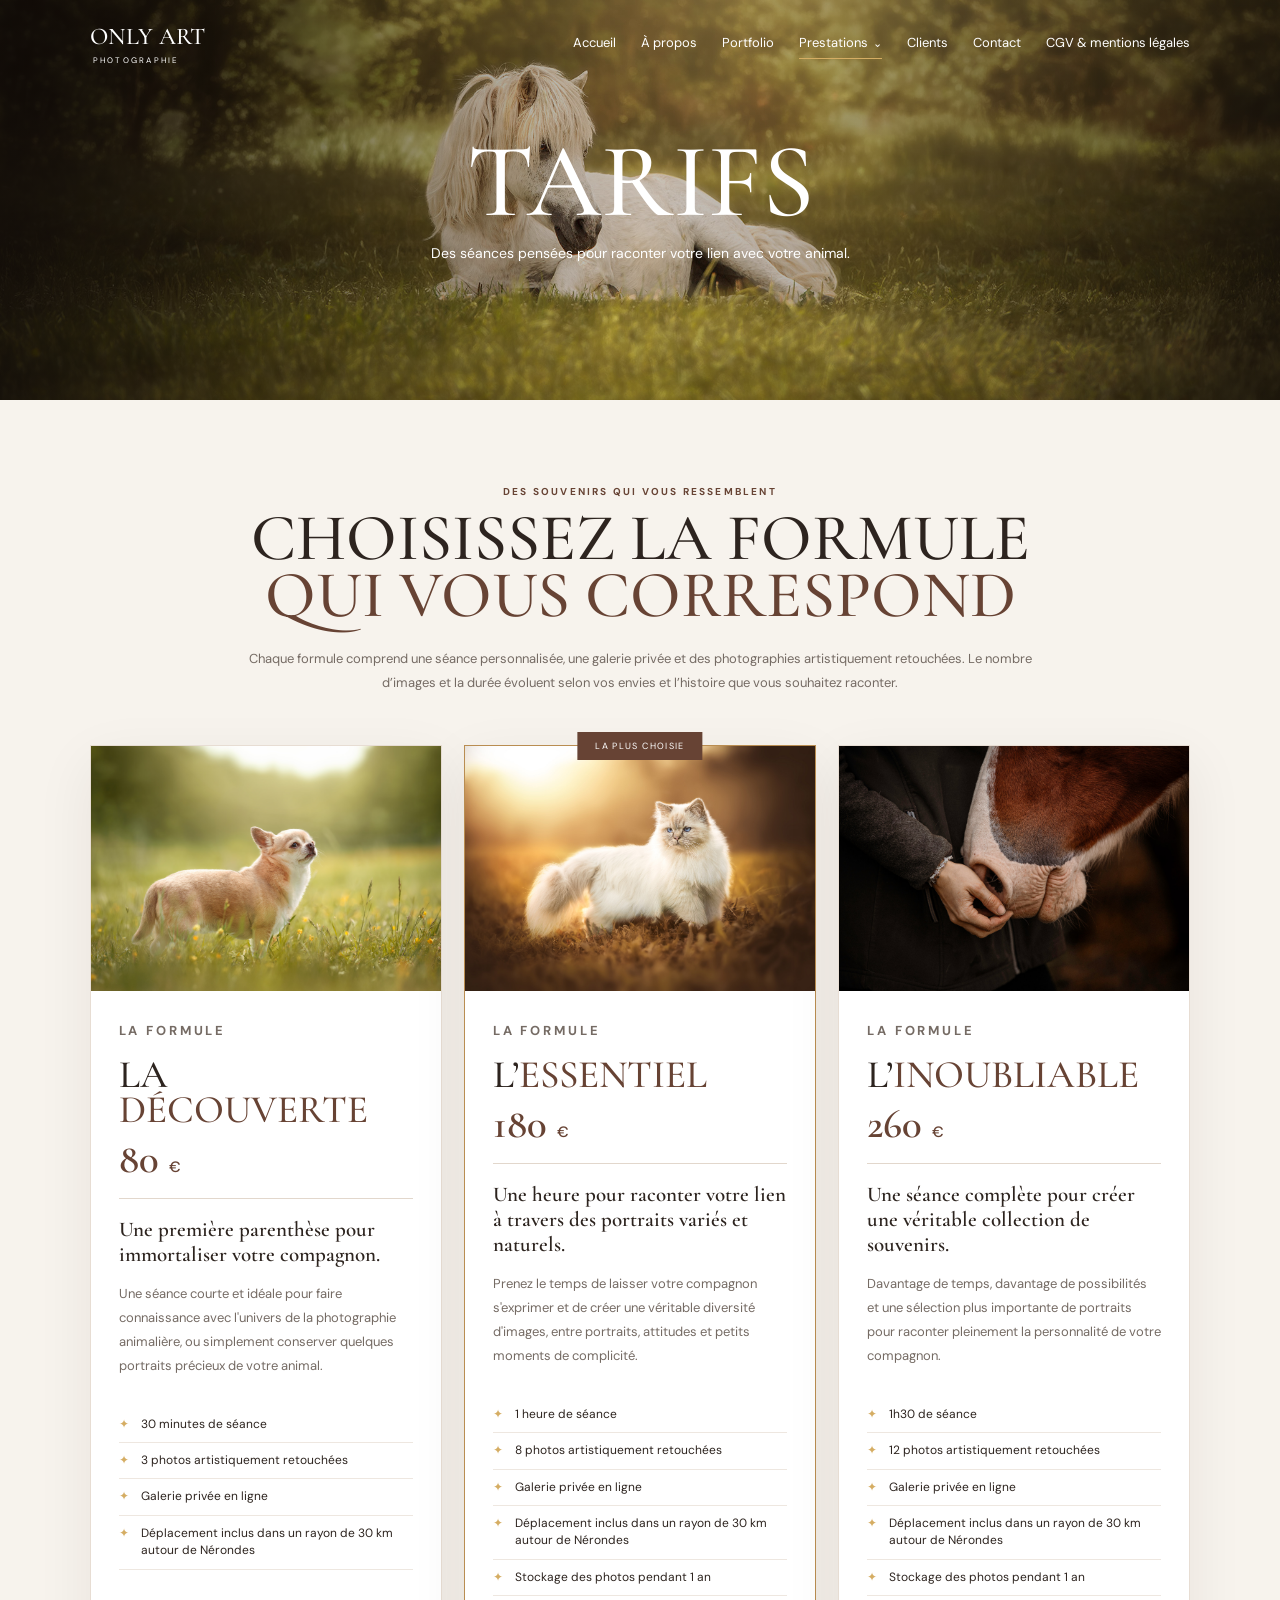
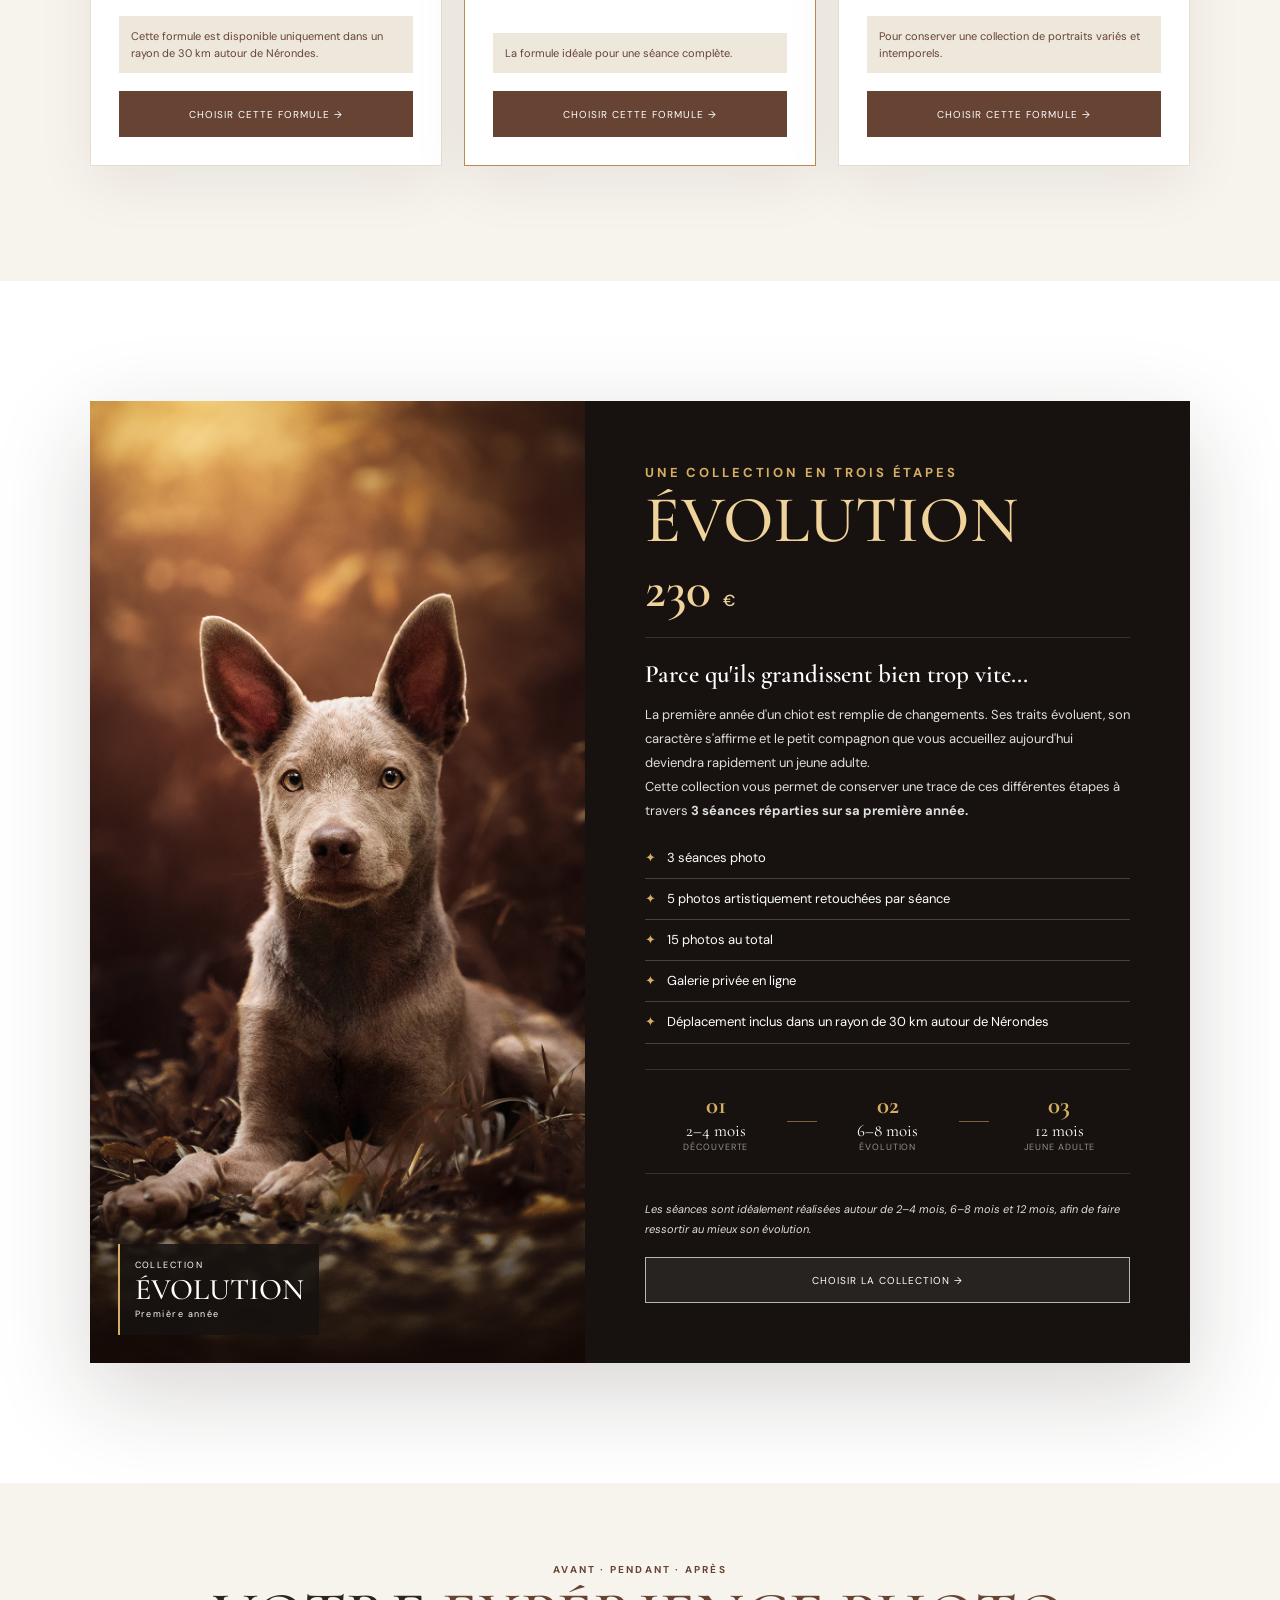
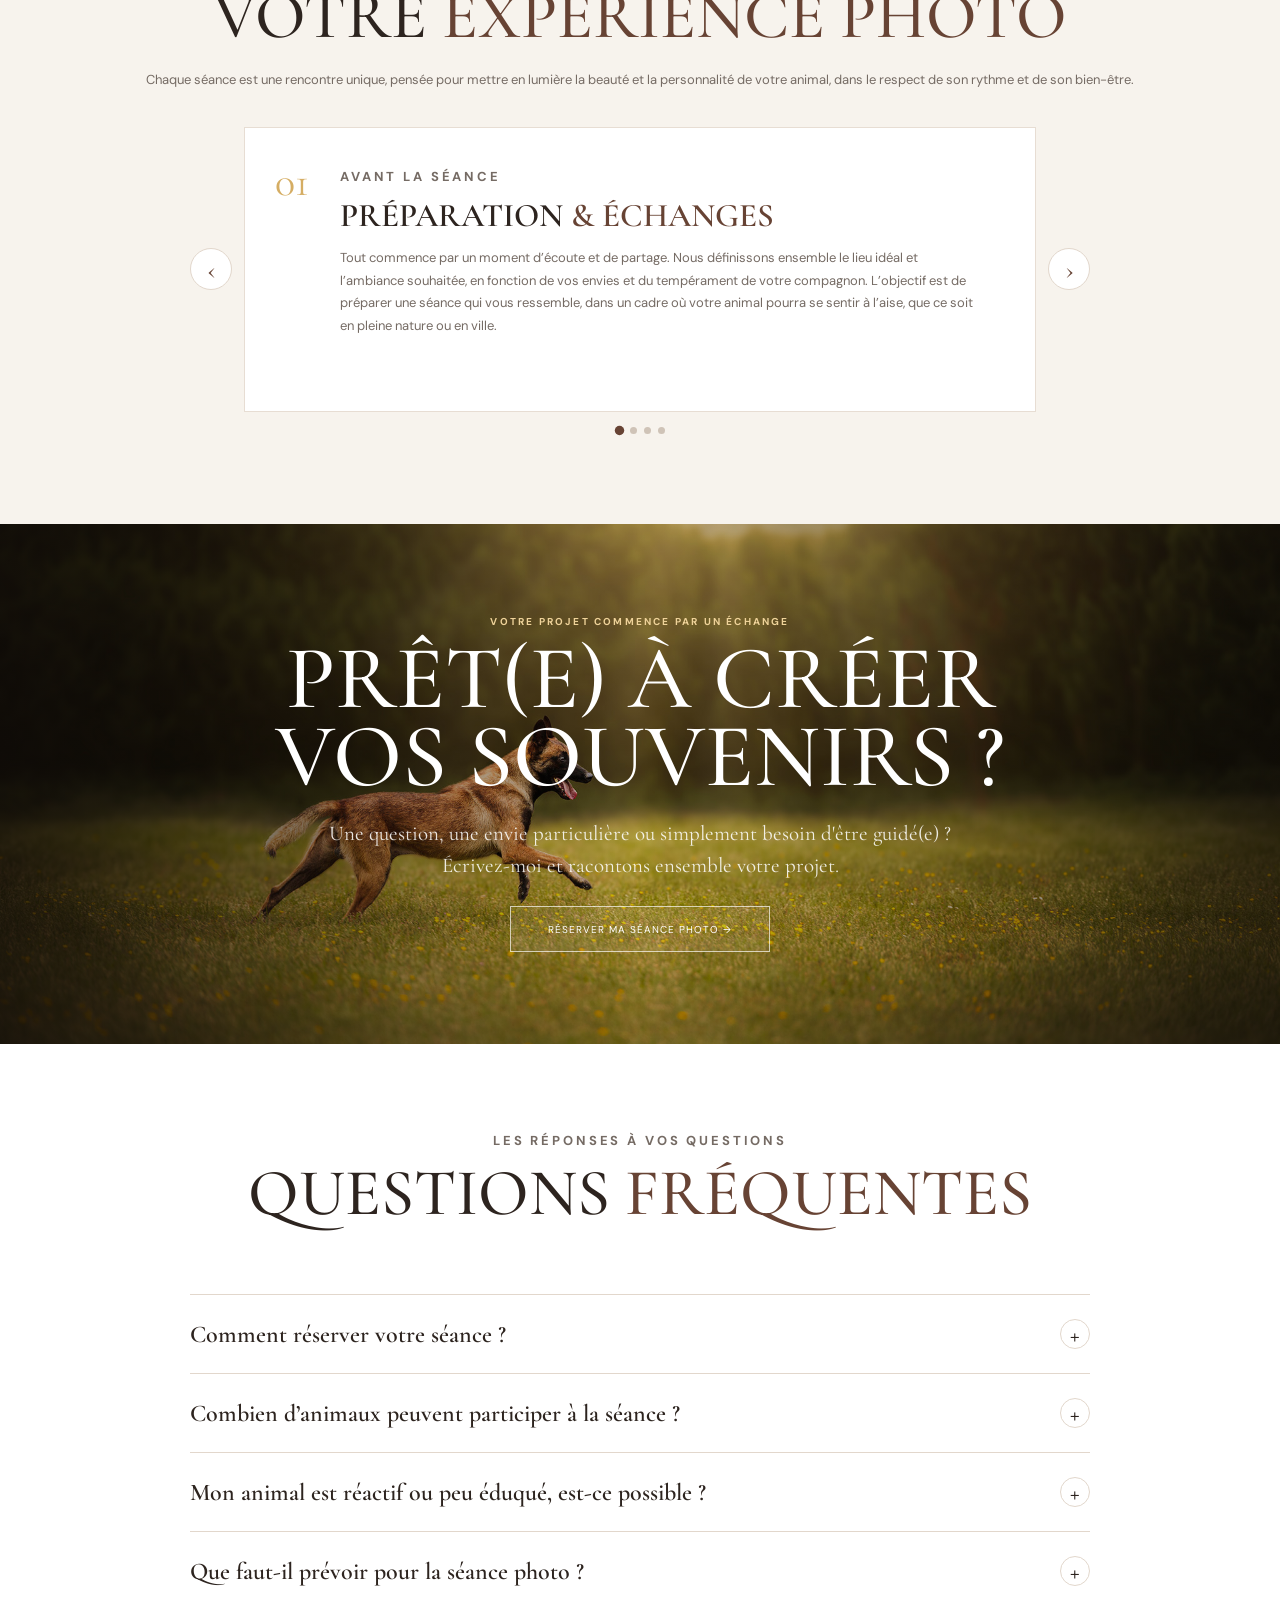
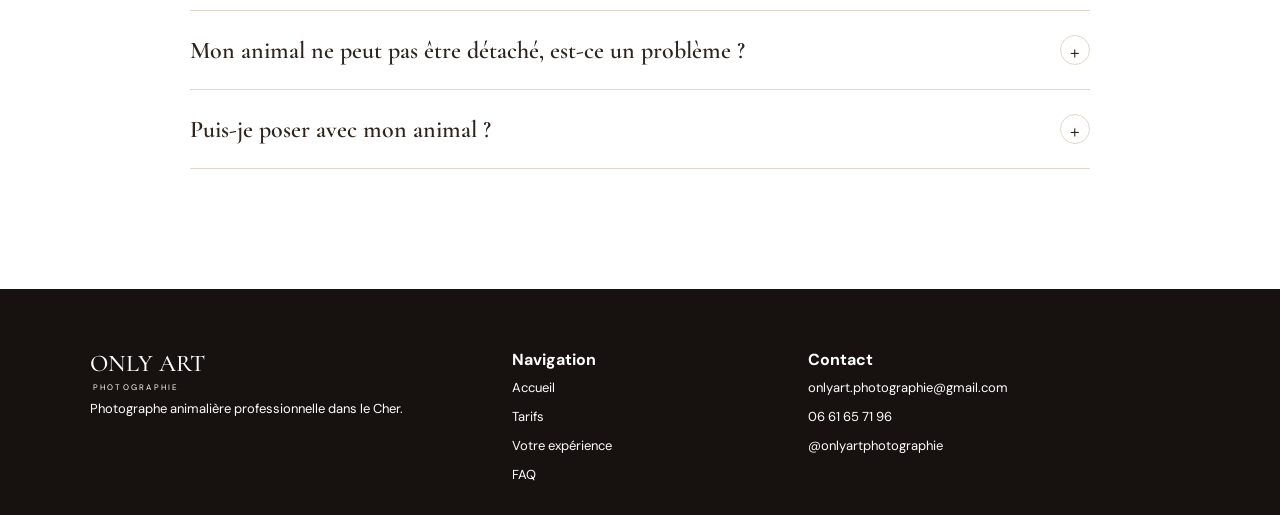
<file: tarifs.html>
<!DOCTYPE html>

<html lang="fr">
<head>
<meta charset="utf-8"/>
<meta content="width=device-width,initial-scale=1" name="viewport"/>
<meta content="Découvrez les tarifs des séances photo animalières Only Art Photographie : Découverte, Essentiel, Inoubliable et collection Évolution chiot." name="description"/>
<title>Tarifs photographie animalière dans le Cher | Only Art Photographie</title>
<link href="https://fonts.googleapis.com" rel="preconnect"/>
<link crossorigin="" href="https://fonts.gstatic.com" rel="preconnect"/>
<link href="https://fonts.googleapis.com/css2?family=Cormorant+Garamond:wght@400;500;600;700&amp;family=DM+Sans:wght@400;500;600;700&amp;display=swap" rel="stylesheet"/>
<link href="tarifs.css" rel="stylesheet"/>
<meta content="index, follow, max-image-preview:large" name="robots"/><meta content="Only Art Photographie" name="author"/><meta content="#17120f" name="theme-color"/><link href="https://www.onlyartphotographie.fr/tarifs.html" rel="canonical"/><meta content="website" property="og:type"/><meta content="fr_FR" property="og:locale"/><meta content="Only Art Photographie" property="og:site_name"/><meta content="Tarifs photographie animalière dans le Cher | Only Art Photographie" property="og:title"/><meta content="Découvrez les tarifs des séances photo animalières Only Art Photographie : Découverte, Essentiel, Inoubliable et collection Évolution chiot." property="og:description"/><meta content="https://www.onlyartphotographie.fr/tarifs.html" property="og:url"/><meta content="https://www.onlyartphotographie.fr/assets/images/banniere/tarid-banniere.jpg" property="og:image"/><meta content="summary_large_image" name="twitter:card"/><meta content="Tarifs photographie animalière dans le Cher | Only Art Photographie" name="twitter:title"/><meta content="Découvrez les tarifs des séances photo animalières Only Art Photographie : Découverte, Essentiel, Inoubliable et collection Évolution chiot." name="twitter:description"/><meta content="https://www.onlyartphotographie.fr/assets/images/banniere/tarid-banniere.jpg" name="twitter:image"/><script type="application/ld+json">{"@context": "https://schema.org", "@type": "WebPage", "name": "Tarifs photographie animalière dans le Cher | Only Art Photographie", "description": "Découvrez les tarifs des séances photo animalières Only Art Photographie : Découverte, Essentiel, Inoubliable et collection Évolution chiot.", "url": "https://www.onlyartphotographie.fr/tarifs.html", "isPartOf": {"@type": "WebSite", "name": "Only Art Photographie", "url": "https://www.onlyartphotographie.fr/"}}</script></head>
<body>
<header class="header">
<a class="logo" href="index.html"><b>ONLY ART</b><small>PHOTOGRAPHIE</small></a>
<button aria-expanded="false" aria-label="Menu" class="menu">☰</button>
<nav><a href="index.html">Accueil</a><a href="a-propos.html">À propos</a><a href="portfolio.html">Portfolio</a><span class="nav-dropdown">
<a class="active" href="tarifs.html">Prestations <span class="nav-caret">⌄</span></a>
<span class="nav-submenu">
<a href="tarifs.html">Photographie animalière</a>
<a href="elevages.html">Éleveurs</a>
<a href="retouches.html">Retouche &amp; restauration</a>
<a href="autres-prestations.html">Automobile &amp; produit</a>
</span>
</span><a href="clients.html">Clients</a><a href="contact.html">Contact</a><a href="cgv.html">CGV &amp; mentions légales</a></nav>
</header>
<main>
<section class="hero">
<div class="photo"><img alt="Tarifs des séances photo animalières Only Art Photographie" decoding="async" loading="lazy" src="assets/images/banniere/tarid-banniere.jpg"/></div>
<div class="veil"></div>
<div class="heroText">
<h1>TARIFS</h1>
<span>Des séances pensées pour raconter votre lien avec votre animal.</span>
</div>
</section>
<section class="intro wrap">
<p class="eyebrow">DES SOUVENIRS QUI VOUS RESSEMBLENT</p>
<h2 class="pricing-title"><span>CHOISISSEZ LA FORMULE</span><em>QUI VOUS CORRESPOND</em></h2>
<p>Chaque formule comprend une séance personnalisée, une galerie privée et des photographies artistiquement retouchées. Le nombre d’images et la durée évoluent selon vos envies et l’histoire que vous souhaitez raconter.</p>
</section>
<section class="wrap cards">
<article class="card">
<div class="photo"><img alt="Formule La Découverte — séance photo animalière" decoding="async" loading="lazy" src="assets/images/tarifs/tarif-la-decouverte.jpg"/></div>
<div class="inside">
<p class="eyebrow offer-label">LA FORMULE</p>
<h2 class="offer-name">LA <em>DÉCOUVERTE</em></h2>
<div class="offer-price">80 <small>€</small></div>
<h3>Une première parenthèse pour immortaliser votre compagnon.</h3>
<p>Une séance courte et idéale pour faire connaissance avec l'univers de la photographie animalière, ou simplement conserver quelques portraits précieux de votre animal.</p>
<ul>
<li>30 minutes de séance</li>
<li>3 photos artistiquement retouchées</li>
<li>Galerie privée en ligne</li>
<li>Déplacement inclus dans un rayon de 30 km autour de Nérondes</li>
</ul>
<aside>Cette formule est disponible uniquement dans un rayon de 30 km autour de Nérondes.</aside>
<a class="btn" href="#reservation">Choisir cette formule →</a>
</div>
</article>
<article class="card featured">
<label class="popular">LA PLUS CHOISIE</label>
<div class="photo"><img alt="Formule L’Essentiel — photographie animalière" decoding="async" loading="lazy" src="assets/images/tarifs/tarif-lessentiel.jpg"/></div>
<div class="inside">
<p class="eyebrow offer-label">LA FORMULE</p>
<h2 class="offer-name">L’<em>ESSENTIEL</em></h2>
<div class="offer-price">180 <small>€</small></div>
<h3>Une heure pour raconter votre lien à travers des portraits variés et naturels.</h3>
<p>Prenez le temps de laisser votre compagnon s'exprimer et de créer une véritable diversité d'images, entre portraits, attitudes et petits moments de complicité.</p>
<ul>
<li>1 heure de séance</li>
<li>8 photos artistiquement retouchées</li>
<li>Galerie privée en ligne</li>
<li>Déplacement inclus dans un rayon de 30 km autour de Nérondes</li>
<li>Stockage des photos pendant 1 an</li>
</ul>
<aside>La formule idéale pour une séance complète.</aside>
<a class="btn" href="#reservation">Choisir cette formule →</a>
</div>
</article>
<article class="card">
<div class="photo"><img alt="Formule L’Inoubliable — séance photo animalière complète" decoding="async" loading="lazy" src="assets/images/tarifs/tarif-linoubliable.jpg"/></div>
<div class="inside">
<p class="eyebrow offer-label">LA FORMULE</p>
<h2 class="offer-name">L’<em>INOUBLIABLE</em></h2>
<div class="offer-price">260 <small>€</small></div>
<h3>Une séance complète pour créer une véritable collection de souvenirs.</h3>
<p>Davantage de temps, davantage de possibilités et une sélection plus importante de portraits pour raconter pleinement la personnalité de votre compagnon.</p>
<ul>
<li>1h30 de séance</li>
<li>12 photos artistiquement retouchées</li>
<li>Galerie privée en ligne</li>
<li>Déplacement inclus dans un rayon de 30 km autour de Nérondes</li>
<li>Stockage des photos pendant 1 an</li>
</ul>
<aside>Pour conserver une collection de portraits variés et intemporels.</aside>
<a class="btn" href="#reservation">Choisir cette formule →</a>
</div>
</article>
</section>
<section class="evo">
<div class="evoGrid">
<div class="photo">
<img alt="Collection Évolution — suivi photographique du chiot pendant sa première année" decoding="async" loading="lazy" src="assets/images/tarifs/tarif-evolutionv2.jpg"/>
<label><small>COLLECTION</small><b>ÉVOLUTION</b><small>Première année</small></label>
</div>
<div class="evoText">
<p class="eyebrow">UNE COLLECTION EN TROIS ÉTAPES</p>
<h2 class="evo-name"><em>ÉVOLUTION</em></h2>
<div class="evo-price">230 <small>€</small></div>
<h3>Parce qu'ils grandissent bien trop vite...</h3>
<p>La première année d'un chiot est remplie de changements. Ses traits évoluent, son caractère s'affirme et le petit compagnon que vous accueillez aujourd'hui deviendra rapidement un jeune adulte.</p>
<p>Cette collection vous permet de conserver une trace de ces différentes étapes à travers <b>3 séances réparties sur sa première année.</b></p>
<ul>
<li>3 séances photo</li>
<li>5 photos artistiquement retouchées par séance</li>
<li>15 photos au total</li>
<li>Galerie privée en ligne</li>
<li>Déplacement inclus dans un rayon de 30 km autour de Nérondes</li>
</ul>
<div class="timeline">
<span><b>01</b>2–4 mois<small>Découverte</small></span><i></i>
<span><b>02</b>6–8 mois<small>Évolution</small></span><i></i>
<span><b>03</b>12 mois<small>Jeune adulte</small></span>
</div>
<p class="note">Les séances sont idéalement réalisées autour de 2–4 mois, 6–8 mois et 12 mois, afin de faire ressortir au mieux son évolution.</p>
<a class="btn light" href="#reservation">Choisir la collection →</a>
</div>
</div>
</section>
<section class="experience wrap" id="experience">
<div class="intro compact-intro">
<p class="eyebrow">AVANT · PENDANT · APRÈS</p>
<h2>VOTRE <em>EXPÉRIENCE PHOTO</em></h2>
<p>Chaque séance est une rencontre unique, pensée pour mettre en lumière la beauté et la personnalité de votre animal, dans le respect de son rythme et de son bien-être.</p>
</div>
<div class="experienceSlider">
<button aria-label="Étape précédente" class="slideArrow prev">‹</button>
<div class="slideViewport">
<article class="experienceSlide active">
<span>01</span>
<div>
<p class="eyebrow">AVANT LA SÉANCE</p>
<h3>PRÉPARATION <em>&amp; ÉCHANGES</em></h3>
<p>Tout commence par un moment d’écoute et de partage. Nous définissons ensemble le lieu idéal et l’ambiance souhaitée, en fonction de vos envies et du tempérament de votre compagnon. L’objectif est de préparer une séance qui vous ressemble, dans un cadre où votre animal pourra se sentir à l’aise, que ce soit en pleine nature ou en ville.</p>
</div>
</article>
<article class="experienceSlide">
<span>02</span>
<div>
<p class="eyebrow">PENDANT LA SÉANCE</p>
<h3>COMPLICITÉ <em>&amp; SPONTANÉITÉ</em></h3>
<p>La séance dure entre 30 minutes et 1h30 selon la formule choisie. Je m’adapte au rythme, aux réactions et à l’énergie de votre animal afin de capturer des moments naturels et authentiques. Les séances prennent souvent la forme d’une balade, avec des pauses dès que nécessaire. N’hésitez pas à apporter ses friandises, jouets ou accessoires favoris.</p>
<aside><b>Pour sa sécurité :</b> licol pour les chevaux ; collier fin ou harnais pour les chiens, chats et NAC. Ces éléments peuvent être retirés en retouche si les conditions le permettent.</aside>
</div>
</article>
<article class="experienceSlide">
<span>03</span>
<div>
<p class="eyebrow">APRÈS LA SÉANCE</p>
<h3>SÉLECTION <em>&amp; RETOUCHE</em></h3>
<p>Après la séance, je sélectionne avec soin les plus belles images et prépare votre galerie de sélection. Une fois vos photos choisies, chacune est travaillée individuellement afin de sublimer la lumière, les détails et les émotions, tout en conservant un rendu naturel et fidèle à mon univers.</p>
</div>
</article>
<article class="experienceSlide">
<span>04</span>
<div>
<p class="eyebrow">VOTRE SOUVENIR</p>
<h3>VOTRE GALERIE <em>PRIVÉE</em></h3>
<p>Une fois la retouche terminée, vos photographies finales sont déposées dans votre galerie privée en ligne. Vous pourrez ainsi retrouver facilement vos images en haute définition et conserver des souvenirs soigneusement travaillés pour célébrer la relation unique que vous partagez avec votre animal.</p>
</div>
</article>
</div>
<button aria-label="Étape suivante" class="slideArrow next">›</button>
</div>
<div class="sliderDots">
<button aria-label="Étape 1" class="dot active"></button>
<button aria-label="Étape 2" class="dot"></button>
<button aria-label="Étape 3" class="dot"></button>
<button aria-label="Étape 4" class="dot"></button>
</div>
</section>
<section class="contact" id="reservation">
<div class="photo"><img alt="Réserver une séance photo avec Only Art Photographie" decoding="async" loading="lazy" src="assets/images/contact-bas-de-page/tarif-contact.jpg"/></div>
<div class="veil"></div>
<div class="contact-content">
<p class="eyebrow">VOTRE PROJET COMMENCE PAR UN ÉCHANGE</p>
<h2>PRÊT(E) À CRÉER<br/><em>VOS SOUVENIRS ?</em></h2>
<p>Une question, une envie particulière ou simplement besoin d'être guidé(e) ? Écrivez-moi et racontons ensemble votre projet.</p>
<a class="btn light reservation-btn" href="mailto:onlyart.photographie@gmail.com?subject=Réservation séance photo">Réserver ma séance photo →</a>
</div>
</section>
<section class="faq wrap" id="faq">
<div class="intro">
<p class="eyebrow">LES RÉPONSES À VOS QUESTIONS</p>
<h2>QUESTIONS <em>FRÉQUENTES</em></h2>
</div>
<div class="faqList">
<details><summary>Comment réserver votre séance ? <span>+</span></summary><p>La réservation se fait simplement, par <b>message privé</b>, <b>e-mail</b> ou via le <b>formulaire de contact</b>. Nous échangerons sur vos envies, le lieu idéal et la personnalité de votre animal. La date sera bloquée dès la <b>signature du contrat</b> et le <b>versement d’un acompte</b>.</p></details>
<details><summary>Combien d’animaux peuvent participer à la séance ? <span>+</span></summary><p>Il n’y a pas de <b>limite de nombre d’animaux</b>, à condition qu’ils fassent tous partie du <b>même foyer</b>. La séance est adaptée pour que tous vos compagnons soient à l’aise et en sécurité.</p></details>
<details><summary>Mon animal est réactif ou peu éduqué, est-ce possible ? <span>+</span></summary><p>Absolument. Je m’adapte à son rythme, à ses réactions et à son environnement, toujours dans le <b>respect de son bien-être</b>. Aucune éducation particulière n’est nécessaire : patience, douceur et quelques friandises font souvent des merveilles.</p></details>
<details><summary>Que faut-il prévoir pour la séance photo ? <span>+</span></summary><p>L’essentiel est de venir détendu(e). Pensez à apporter ses <b>friandises ou jouets préférés</b>, son <b>collier, harnais ou licol</b> et éventuellement une <b>brosse</b>. Le plus important reste votre <b>complicité</b>.</p></details>
<details><summary>Mon animal ne peut pas être détaché, est-ce un problème ? <span>+</span></summary><p>Pas du tout. La <b>sécurité de votre compagnon</b> passe avant tout. La séance peut être réalisée en laisse, licol ou harnais, puis retiré en post-traitement si vous le souhaitez.</p></details>
<details><summary>Puis-je poser avec mon animal ? <span>+</span></summary><p>Absolument ! Votre présence rendra les images encore plus <b>authentiques et pleines d’émotion</b>. Je vous guiderai pour que votre complicité ressorte naturellement.</p></details>
</div>
</section>
</main>
<footer>
<div><a class="logo" href="index.html"><b>ONLY ART</b><small>PHOTOGRAPHIE</small></a><p>Photographe animalière professionnelle dans le Cher.</p></div>
<div><b>Navigation</b><a href="index.html">Accueil</a><a href="tarifs.html">Tarifs</a><a href="#experience">Votre expérience</a><a href="#faq">FAQ</a></div>
<div><b>Contact</b><a href="mailto:onlyart.photographie@gmail.com">onlyart.photographie@gmail.com</a><a href="tel:+33661657196">06 61 65 71 96</a><a href="https://www.instagram.com/onlyartphotographie/" rel="noopener" target="_blank">@onlyartphotographie</a></div>
</footer>
<button aria-label="Retour en haut" class="top">↑</button>
<script src="tarifs.js"></script>
</body>
</html>
</file>
<file: style.css>
/* =========================================================
   ONLY ART PHOTOGRAPHIE — HOME
   Palette inspirée de la maquette : brun, crème, doré, blanc
   ========================================================= */

:root {
  --brown-950: #17120f;
  --brown-900: #241913;
  --brown-800: #3a271d;
  --brown-700: #674334;
  --brown-600: #80533f;
  --gold: #d5ad63;
  --cream: #eee7dc;
  --cream-2: #f7f3ed;
  --white: #fff;
  --text: #2d241f;
  --muted: #756b64;
  --shadow: 0 24px 70px rgba(37, 25, 18, .12);
  --serif: "Cormorant Garamond", Georgia, serif;
  --sans: "DM Sans", Arial, sans-serif;
  --script: "Great Vibes", cursive;
}

* { box-sizing: border-box; }

html {
  scroll-behavior: smooth;
  scroll-padding-top: 80px;
}

body {
  margin: 0;
  background: var(--cream-2);
  color: var(--text);
  font-family: var(--sans);
  overflow-x: hidden;
}

body.menu-open { overflow: hidden; }

a { color: inherit; text-decoration: none; }

button { font: inherit; }

.page-loader {
  position: fixed;
  inset: 0;
  z-index: 9999;
  background: var(--brown-950);
  display: grid;
  place-items: center;
  transition: opacity .6s ease, visibility .6s ease;
}

.page-loader span {
  width: 42px;
  height: 42px;
  border: 1px solid rgba(255,255,255,.25);
  border-top-color: var(--gold);
  border-radius: 50%;
  animation: spin 1s linear infinite;
}

.page-loader.loaded { opacity: 0; visibility: hidden; }

@keyframes spin { to { transform: rotate(360deg); } }

/* HEADER */
.site-header {
  position: absolute;
  top: 0;
  left: 0;
  right: 0;
  z-index: 20;
  min-height: 92px;
  display: flex;
  align-items: center;
  justify-content: space-between;
  gap: 30px;
  padding: 20px clamp(24px, 8vw, 9%);
  color: var(--white);
  transition: background .3s ease, padding .3s ease, backdrop-filter .3s ease;
}

.site-header.scrolled {
  position: fixed;
  min-height: 72px;
  padding-top: 12px;
  padding-bottom: 12px;
  background: rgba(23, 18, 15, .88);
  backdrop-filter: blur(14px);
  box-shadow: 0 10px 35px rgba(0,0,0,.12);
}

.brand {
  display: inline-flex;
  flex-direction: column;
  line-height: .85;
  letter-spacing: .08em;
  flex: 0 0 auto;
}

.brand-main {
  font-family: var(--serif);
  font-size: 22px;
  font-weight: 500;
}

.brand-sub {
  font-size: 8px;
  letter-spacing: .28em;
  margin-left: 3px;
  margin-top: 6px;
  opacity: .9;
}

.main-nav {
  display: flex;
  align-items: center;
  gap: clamp(18px, 2vw, 34px);
  font-size: 14px;
}

.main-nav a {
  position: relative;
  padding: 8px 0;
  white-space: nowrap;
  opacity: .9;
  transition: opacity .25s ease;
}

.main-nav a::after {
  content: "";
  position: absolute;
  left: 0;
  right: 100%;
  bottom: 2px;
  height: 1px;
  background: var(--gold);
  transition: right .3s ease;
}

.main-nav a:hover,
.main-nav a.active { opacity: 1; }

.main-nav a:hover::after,
.main-nav a.active::after { right: 0; }

.menu-toggle {
  display: none;
  width: 44px;
  height: 44px;
  border: 0;
  background: transparent;
  color: white;
  cursor: pointer;
}

.menu-toggle span {
  display: block;
  width: 25px;
  height: 1px;
  margin: 6px auto;
  background: currentColor;
  transition: transform .3s ease, opacity .3s ease;
}

.menu-toggle.open span:nth-child(1) { transform: translateY(7px) rotate(45deg); }
.menu-toggle.open span:nth-child(2) { opacity: 0; }
.menu-toggle.open span:nth-child(3) { transform: translateY(-7px) rotate(-45deg); }

/* GENERIC */
.section {
  padding: clamp(80px, 9vw, 140px) clamp(20px, 7vw, 8%);
}

.section-heading {
  max-width: 800px;
  margin: 0 auto 55px;
  text-align: center;
}

.eyebrow {
  margin: 0 0 12px;
  color: var(--brown-700);
  font-size: 11px;
  font-weight: 700;
  letter-spacing: .22em;
  text-transform: uppercase;
}

.script {
  font-family: var(--script);
  font-weight: 400;
  text-transform: none;
  letter-spacing: .02em;
  color: #e9be6b;
  font-size: clamp(26px, 3vw, 43px);
}

h1, h2, h3, p { margin-top: 0; }

h2 {
  margin-bottom: 14px;
  font-family: var(--serif);
  font-size: clamp(42px, 6vw, 78px);
  font-weight: 500;
  line-height: 1.1;
  letter-spacing: -.025em;
}

h2 em, h1 em {
  font-style: normal;
  color: var(--brown-700);
}

.section-heading > p:last-child {
  color: var(--muted);
  font-size: 16px;
}

.btn,
.small-btn,
.google-btn {
  display: inline-flex;
  align-items: center;
  justify-content: center;
  gap: 12px;
  cursor: pointer;
  transition: transform .3s ease, background .3s ease, color .3s ease, box-shadow .3s ease;
}

.btn {
  min-height: 46px;
  padding: 0 25px;
  color: white;
  background: var(--brown-700);
  font-size: 12px;
  letter-spacing: .08em;
  text-transform: uppercase;
  box-shadow: 0 10px 25px rgba(74, 46, 34, .16);
}

.btn:hover {
  transform: translateY(-3px);
  background: var(--brown-800);
  box-shadow: 0 16px 32px rgba(74, 46, 34, .22);
}

.btn-light {
  background: rgba(255,255,255,.1);
  border: 1px solid rgba(255,255,255,.7);
  box-shadow: none;
}

.btn-light:hover {
  background: white;
  color: var(--brown-800);
}

.center-cta { text-align: center; margin-top: 48px; }

.image-box {
  position: relative;
  overflow: hidden;
  background:
    radial-gradient(circle at 50% 30%, rgba(213,173,99,.18), transparent 34%),
    linear-gradient(135deg, #443126, #211812);
}

.image-box img {
  display: block;
  width: 100%;
  height: 100%;
  object-fit: cover;
}

.image-box > span {
  position: absolute;
  inset: 0;
  display: grid;
  place-items: center;
  color: rgba(255,255,255,.8);
  font-family: var(--serif);
  font-size: 20px;
  letter-spacing: .05em;
  pointer-events: none;
}

.image-box img:not([src]),
.image-box img { min-height: 100%; }

/* HERO */
.hero {
  position: relative;
  min-height: min(850px, 100vh);
  height: 100vh;
  overflow: hidden;
  background: #2b1c13;
  color: white;
}

.hero-slides,
.hero-slide,
.hero-placeholder {
  position: absolute;
  inset: 0;
}

.hero-slide {
  opacity: 0;
  transform: scale(1.035);
  transition: opacity 1s ease, transform 7s ease;
}

.hero-slide.is-active {
  opacity: 1;
  transform: scale(1);
}

.hero-placeholder {
  display: grid;
  place-items: center;
  background:
    radial-gradient(circle at 55% 42%, rgba(229,179,86,.48), transparent 18%),
    radial-gradient(circle at 72% 70%, rgba(132,77,38,.42), transparent 35%),
    linear-gradient(110deg, #1d130e 0%, #5a321e 45%, #bd7b31 68%, #2a1a11 100%);
}

.hero-placeholder::before {
  content: "";
  position: absolute;
  inset: 0;
  background:
    radial-gradient(circle at 18% 18%, rgba(255,255,255,.14) 0 1px, transparent 2px),
    radial-gradient(circle at 80% 30%, rgba(255,255,255,.1) 0 2px, transparent 3px);
  background-size: 130px 130px, 180px 180px;
  opacity: .45;
}

.hero-placeholder img {
  width: 100%;
  height: 100%;
  object-fit: cover;
  opacity: 1;
}

.hero-placeholder span {
  z-index: 1;
  font-family: var(--serif);
  font-size: clamp(22px, 3vw, 38px);
  letter-spacing: .12em;
  color: rgba(255,255,255,.35);
}

.hero-overlay {
  position: absolute;
  inset: 0;
  z-index: 2;
  background:
    linear-gradient(90deg, rgba(10,7,5,.76) 0%, rgba(16,10,7,.22) 58%, rgba(10,7,5,.45) 100%),
    linear-gradient(0deg, rgba(0,0,0,.48), transparent 35%);
}

.hero-content {
  position: relative;
  z-index: 3;
  min-height: 100%;
  display: grid;
  align-content: center;
  justify-items: start;
  padding: 120px clamp(28px, 8vw, 8.5%) 120px;
}

.hero-content h1 {
  margin: 0;
  font-family: var(--serif);
  font-size: clamp(62px, 8.2vw, 140px);
  font-weight: 500;
  line-height: .74;
  letter-spacing: -.035em;
  text-shadow: 0 6px 30px rgba(0,0,0,.25);
}

.hero-content h1 em { color: white; }

.hero-location {
  position: absolute;
  right: clamp(28px, 8vw, 8.5%);
  bottom: 170px;
  text-align: right;
  line-height: 1.6;
  font-size: 14px;
  letter-spacing: .04em;
}

.hero-bottom {
  position: absolute;
  z-index: 4;
  left: clamp(28px, 12%, 12%);
  right: clamp(28px, 12%, 12%);
  bottom: 45px;
  display: flex;
  align-items: center;
  justify-content: space-between;
  border-top: 1px solid rgba(255,255,255,.65);
  padding-top: 24px;
}

.slider-arrow {
  border: 0;
  background: transparent;
  color: white;
  font-size: 28px;
  cursor: pointer;
  padding: 0;
  transition: transform .2s ease, color .2s ease;
}

.slider-arrow:hover {
  transform: translateX(5px);
  color: var(--gold);
}

#prevSlide:hover { transform: translateX(-5px); }

.slider-progress {
  display: flex;
  align-items: center;
  gap: 16px;
  font-size: 12px;
  letter-spacing: .2em;
}

.slider-progress i {
  display: block;
  width: clamp(80px, 10vw, 140px);
  height: 1px;
  background: rgba(255,255,255,.5);
}

/* ANIMALIER */
.animalier-section { background: var(--cream-2); }
.animalier-section .section-heading h2 {
    display: flex;
    flex-direction: column;
    align-items: center;
    gap: 28px;
    line-height: 0.85;
    margin-bottom: 30px;
}

.animalier-section .section-heading h2 span,
.animalier-section .section-heading h2 em {
    display: block;
}

.animal-grid {
  max-width: 1250px;
  margin: auto;
  display: grid;
  grid-template-columns: repeat(3, 1fr);
  gap: 22px;
}

.animal-card {
  background: white;
  box-shadow: var(--shadow);
  transition: transform .4s ease, box-shadow .4s ease;
}

.animal-card:hover {
  transform: translateY(-8px);
  box-shadow: 0 30px 80px rgba(37,25,18,.18);
}

.animal-card .image-box { height: 390px; }

.card-body {
  padding: 23px 24px 27px;
}

.card-body > span {
  color: var(--gold);
  font-family: var(--serif);
  font-size: 24px;
}

.card-body h3 {
  margin: 8px 0 7px;
  font-family: var(--serif);
  font-size: 26px;
  font-weight: 600;
}

.card-body p {
  margin: 0;
  color: var(--muted);
  line-height: 1.7;
  font-size: 14px;
}

/* STORY */
.story-section {
  position: relative;
  min-height: 650px;
  display: grid;
  grid-template-columns: 1.25fr .85fr;
  align-items: center;
  gap: 0;
  background: var(--brown-950);
  color: white;
  overflow: hidden;
}

.story-image {
  height: 620px;
  margin-left: -2%;
  box-shadow: 30px 35px 80px rgba(0,0,0,.28);
}

.story-image::after {
  content: "";
  position: absolute;
  inset: 0;
  background: linear-gradient(90deg, transparent 40%, rgba(23,18,15,.65));
}

.story-content {
  position: relative;
  z-index: 2;
  max-width: 550px;
  margin-left: -9%;
  padding: 50px 50px 50px 0;
}

.story-content .eyebrow { color: var(--gold); }

.story-content h2 {
  margin-bottom: 26px;
  font-size: clamp(48px, 5vw, 76px);
  
}

.story-content h2 em { color: #f1d39b; }

.story-content p:not(.eyebrow) {
  color: rgba(255,255,255,.78);
  line-height: 1.9;
  font-size: 15px;
  margin-bottom: 30px;
}

/* SERVICES */
.services-section { background: #fff; }

.services-grid {
  max-width: 1250px;
  margin: auto;
  display: grid;
  grid-template-columns: repeat(3, 1fr);
  gap: 25px;
}

.service-card {
  border: 1px solid #e7ded4;
  background: var(--cream-2);
  transition: transform .35s ease, box-shadow .35s ease;
}

.service-card:hover {
  transform: translateY(-6px);
  box-shadow: var(--shadow);
}

.service-card .image-box { height: 260px; }

.service-content {
  padding: 25px 25px 28px;
  text-align: center;
}

.service-content h3 {
  margin-bottom: 8px;
  font-family: var(--serif);
  font-size: 24px;
}

.service-content p {
  min-height: 44px;
  color: var(--muted);
  font-size: 13px;
  line-height: 1.6;
}

.small-btn {
  min-height: 38px;
  padding: 0 18px;
  background: var(--brown-700);
  color: white;
  font-size: 10px;
  letter-spacing: .12em;
  text-transform: uppercase;
}

.small-btn:hover {
  background: var(--brown-950);
  transform: translateY(-2px);
}

/* CONTACT */
.contact-banner {
  position: relative;
  min-height: 600px;
  display: grid;
  place-items: center;
  overflow: hidden;
  color: white;
}

.contact-bg,
.contact-bg img {
  position: absolute;
  inset: 0;
  width: 100%;
  height: 100%;
}

.contact-bg {
  background:
    radial-gradient(circle at 50% 35%, rgba(216,169,91,.48), transparent 20%),
    linear-gradient(125deg, #23170f, #8a592f 55%, #3b2416);
}

.contact-bg > span {
  color: rgba(255,255,255,.25);
}

.contact-overlay {
  position: absolute;
  inset: 0;
  background: linear-gradient(90deg, rgba(15,10,7,.8), rgba(15,10,7,.3), rgba(15,10,7,.72));
}

.contact-content {
  position: relative;
  z-index: 2;
  width: min(850px, 90%);
  text-align: center;
}

.contact-content .eyebrow { color: #e8bd71; }

.contact-content h2 {
  font-size: clamp(55px, 7vw, 105px);
  margin-bottom: 20px;
}

.contact-content h2 em { color: white; }

.contact-content > p:not(.eyebrow) {
  margin-bottom: 28px;
  font-family: var(--serif);
  font-size: 25px;
}

/* REVIEWS */
.reviews { background: var(--cream); }

.reviews-inner {
  max-width: 1200px;
  margin: auto;
  text-align: center;
}

.review-cards {
  display: grid;
  grid-template-columns: repeat(3, 1fr);
  gap: 20px;
  margin-bottom: 38px;
}

.review-card {
  background: rgba(255,255,255,.75);
  border: 1px solid rgba(128,83,63,.13);
  padding: 30px 28px;
  min-height: 190px;
  display: flex;
  flex-direction: column;
  justify-content: center;
}

.stars {
  color: #b68438;
  letter-spacing: .12em;
  margin-bottom: 16px;
}

.review-card p {
  font-family: var(--serif);
  font-size: 20px;
  line-height: 1.35;
  margin-bottom: 12px;
}

.review-card span {
  color: var(--muted);
  font-size: 12px;
}

.google-btn {
  padding: 15px 24px;
  border: 1px solid #d6cdc4;
  background: white;
  color: var(--text);
  box-shadow: 0 12px 35px rgba(37,25,18,.08);
  font-size: 13px;
  font-weight: 600;
}

.google-btn:hover {
  transform: translateY(-3px);
  box-shadow: 0 18px 45px rgba(37,25,18,.14);
}

.google-g {
  width: 28px;
  height: 28px;
  display: grid;
  place-items: center;
  border-radius: 50%;
  background: #f4f1ed;
  font-weight: 700;
  color: #4285f4;
}

/* FOOTER */
.site-footer {
  padding: 65px clamp(24px, 8vw, 9%) 25px;
  background: var(--brown-950);
  color: rgba(255,255,255,.78);
}

.footer-top {
  display: grid;
  grid-template-columns: 1.2fr .8fr 1.2fr;
  gap: 50px;
  padding-bottom: 50px;
}

.footer-brand { color: white; margin-bottom: 20px; }

.footer-top p {
  max-width: 320px;
  line-height: 1.7;
  font-size: 13px;
}

.footer-links,
.footer-contact {
  display: flex;
  flex-direction: column;
  gap: 12px;
  font-size: 13px;
}

.footer-links a,
.footer-contact a {
  transition: color .2s ease;
}

.footer-links a:hover,
.footer-contact a:hover { color: var(--gold); }

.footer-contact strong {
  color: white;
  font-family: var(--serif);
  font-size: 22px;
  font-weight: 500;
  margin-bottom: 4px;
}

.footer-bottom {
  display: flex;
  justify-content: space-between;
  gap: 20px;
  border-top: 1px solid rgba(255,255,255,.13);
  padding-top: 20px;
  font-size: 11px;
  color: rgba(255,255,255,.45);
}

.footer-bottom a:hover { color: white; }

.back-top {
  position: fixed;
  right: 22px;
  bottom: 22px;
  z-index: 30;
  width: 45px;
  height: 45px;
  border: 1px solid rgba(255,255,255,.35);
  background: rgba(23,18,15,.88);
  color: white;
  border-radius: 50%;
  cursor: pointer;
  opacity: 0;
  visibility: hidden;
  transform: translateY(10px);
  transition: .3s ease;
}

.back-top.show {
  opacity: 1;
  visibility: visible;
  transform: translateY(0);
}

/* REVEAL */
.reveal {
  opacity: 0;
  transform: translateY(35px);
  transition: opacity .8s ease, transform .8s cubic-bezier(.2,.7,.2,1);
}

.reveal.visible {
  opacity: 1;
  transform: translateY(0);
}

.delay-1 { transition-delay: .12s; }
.delay-2 { transition-delay: .24s; }

/* RESPONSIVE */
@media (max-width: 1100px) {
  .main-nav { gap: 18px; font-size: 12px; }
  .hero-content h1 { font-size: clamp(58px, 8vw, 100px); }
  .hero-location { bottom: 160px; }
}

@media (max-width: 850px) {
  .site-header { min-height: 75px; }
  .menu-toggle { display: block; position: relative; z-index: 31; }

  .main-nav {
    position: fixed;
    inset: 0;
    z-index: 30;
    background: rgba(23,18,15,.97);
    backdrop-filter: blur(15px);
    flex-direction: column;
    justify-content: center;
    gap: 12px;
    padding: 80px 30px 40px;
    transform: translateX(100%);
    transition: transform .4s cubic-bezier(.2,.7,.2,1);
  }

  .main-nav.open { transform: translateX(0); }

  .main-nav a {
    font-family: var(--serif);
    font-size: 30px;
    letter-spacing: .01em;
  }

  .hero {
    min-height: 760px;
    height: 100svh;
  }

  .hero-content {
    padding: 130px 25px 150px;
    align-content: center;
  }

  .hero-content h1 { font-size: clamp(55px, 14vw, 92px); }
  .hero-location {
    position: static;
    margin-top: 35px;
    text-align: left;
    font-size: 12px;
  }

  .hero-bottom {
    left: 25px;
    right: 25px;
    bottom: 25px;
  }

  .animal-grid,
  .services-grid,
  .review-cards { grid-template-columns: 1fr; max-width: 520px; }

  .animal-card .image-box { height: 330px; }

  .story-section {
    grid-template-columns: 1fr;
    padding: 70px 20px;
  }

  .story-image {
    width: 100%;
    height: 390px;
    margin: 0;
  }

  .story-content {
    margin: 0;
    padding: 50px 5px 10px;
  }

  .story-image::after {
    background: linear-gradient(0deg, rgba(23,18,15,.65), transparent 60%);
  }

  .footer-top { grid-template-columns: 1fr 1fr; }
  .footer-contact { grid-column: 2; }
}

@media (max-width: 560px) {
  .brand-main { font-size: 19px; }
  .brand-sub { font-size: 7px; }

  .hero-content h1 { font-size: 52px; }
  .script { font-size: 25px; }
  .hero-location { margin-top: 28px; }

  h2 { font-size: 47px; }

  .section { padding: 75px 18px; }
  .section-heading { margin-bottom: 40px; }

  .contact-banner { min-height: 540px; }
  .contact-content h2 { font-size: 52px; }

  .footer-top {
    grid-template-columns: 1fr;
    gap: 35px;
  }

  .footer-contact { grid-column: auto; }

  .footer-bottom {
    flex-direction: column;
    gap: 9px;
  }

  .back-top {
    right: 14px;
    bottom: 14px;
  }
}

@media (prefers-reduced-motion: reduce) {
  html { scroll-behavior: auto; }
  *, *::before, *::after {
    animation-duration: .01ms !important;
    animation-iteration-count: 1 !important;
    transition-duration: .01ms !important;
  }
}

/* === Final integration overrides === */
img{max-width:100%;height:auto}.photo img,.fake-photo img,.restore-photo img,.ba-image img{opacity:1!important}.photo>span,.fake-photo>span,.restore-photo>span,.ba-image>span{display:none!important}a:focus-visible,button:focus-visible,input:focus-visible,select:focus-visible,textarea:focus-visible{outline:2px solid #d5ad63;outline-offset:3px}@media(max-width:560px){h1,h2,h3{overflow-wrap:normal;word-break:normal}.navigation,.header nav,.main-nav{max-width:100vw}.section,.wrap{max-width:100%}}


/* Navigation prestations */
.nav-dropdown{position:relative;display:inline-flex;align-items:center}
.nav-dropdown>a{display:inline-flex;align-items:center;gap:5px}
.nav-caret{font-size:.82em;transition:transform .25s ease}
.nav-submenu{
  position:absolute;z-index:120;top:calc(100% + 12px);left:50%;
  min-width:220px;padding:10px;background:#17120ff2;
  border:1px solid rgba(213,173,99,.28);box-shadow:0 16px 35px rgba(0,0,0,.18);
  display:flex;flex-direction:column;gap:2px;
  opacity:0;visibility:hidden;pointer-events:none;
  transform:translate(-50%,8px);transition:.22s ease
}
.nav-submenu a{
  padding:9px 11px!important;color:#fff!important;font-size:11px!important;
  font-family:var(--sans,Arial,sans-serif)!important;white-space:nowrap
}
.nav-submenu a:after{display:none!important}
.nav-submenu a:hover{background:rgba(255,255,255,.07);color:#efd39a!important}
.nav-dropdown:hover .nav-submenu,.nav-dropdown:focus-within .nav-submenu{
  opacity:1;visibility:visible;pointer-events:auto;transform:translate(-50%,0)
}
.nav-dropdown:hover .nav-caret{transform:rotate(180deg)}
@media(max-width:850px){
  .nav-dropdown{display:flex;flex-direction:column;align-items:center;width:100%}
  .nav-submenu{
    position:static;min-width:0;width:100%;padding:3px 0 0;background:transparent;border:0;
    box-shadow:none;opacity:1;visibility:visible;pointer-events:auto;transform:none;
    align-items:center;gap:0
  }
  .nav-submenu a{font-size:15px!important;padding:3px 8px!important;opacity:.72}
  .nav-caret{display:none}
}

/* Ajustements cadrage & lisibilité accueil */
.hero-placeholder img{object-position:center 63%}
.hero-content .script{margin-bottom:25px}
.hero-content h1{
  font-size:clamp(58px,7vw,118px);
  line-height:.79;
}
.contact-bg img{object-fit:cover;object-position:center 64%}
@media(max-width:850px){
  .hero-placeholder img{object-position:center 61%}
  .hero-content{padding-top:125px;padding-bottom:145px}
  .hero-content .script{margin-bottom:22px}
  .hero-content h1{font-size:clamp(46px,11.5vw,72px);line-height:.82}
  .hero-location{margin-top:42px}
}
@media(max-width:560px){
  .hero-content{padding-left:20px;padding-right:20px;align-content:center}
  .hero-content h1{font-size:clamp(42px,11vw,48px);letter-spacing:-.025em}
  .hero-content .script{font-size:24px;margin-bottom:24px}
  .hero-location{margin-top:38px}
}


/* ===== Correctif menu déroulant Prestations =====
   Supprime l'espace entre "Prestations" et le sous-menu afin que
   le curseur puisse passer de l'un à l'autre sans fermer le menu. */
@media(min-width:851px){
  .nav-dropdown{
    padding-bottom:12px;
    margin-bottom:-12px;
  }

  .nav-submenu{
    top:100% !important;
    margin-top:0 !important;
    transform:translate(-50%,0) !important;
  }

  .nav-dropdown:hover .nav-submenu,
  .nav-dropdown:focus-within .nav-submenu{
    opacity:1;
    visibility:visible;
    pointer-events:auto;
    transform:translate(-50%,0) !important;
  }
}



/* =========================================================
   V5 — MENU MOBILE : sous-menu Prestations lisible
   ========================================================= */
@media(max-width:850px){
  .header nav,.navigation{
    overflow-y:auto!important;
    padding-top:70px!important;
    padding-bottom:45px!important
  }
  .nav-dropdown{
    width:100%!important;display:flex!important;flex-direction:column!important;
    align-items:center!important;padding:0!important;margin:0!important
  }
  .nav-dropdown>a{opacity:1!important}
  .nav-submenu{
    position:static!important;width:min(88%,330px)!important;min-width:0!important;
    margin:8px auto 4px!important;padding:10px 12px!important;
    display:flex!important;flex-direction:column!important;align-items:center!important;gap:4px!important;
    background:rgba(255,255,255,.08)!important;
    border-top:1px solid rgba(255,255,255,.18)!important;
    border-bottom:1px solid rgba(255,255,255,.18)!important;
    border-left:0!important;border-right:0!important;box-shadow:none!important;
    opacity:1!important;visibility:visible!important;pointer-events:auto!important;transform:none!important
  }
  .nav-submenu a{
    display:block!important;width:100%!important;padding:7px 6px!important;text-align:center!important;
    font-size:14px!important;line-height:1.25!important;font-family:var(--sans,Arial,sans-serif)!important;
    color:#f4eadf!important;opacity:1!important;white-space:normal!important
  }
  .nav-submenu a:hover,.nav-submenu a:focus{
    background:rgba(255,255,255,.07)!important;color:#fff!important
  }
  .nav-caret{display:none!important}
}

/* Pages à menu clair sur mobile */
@media(max-width:850px){
  body.menu-light .header nav .nav-submenu{
    background:rgba(103,67,52,.08)!important;
    border-color:rgba(103,67,52,.18)!important
  }
  body.menu-light .header nav .nav-submenu a{
    color:#674334!important
  }
}



/* =========================================================
   V7 — MENU MOBILE : sous-menu Prestations toujours lisible
   Corrige notamment À propos, CGV et Tarifs.
   ========================================================= */
@media(max-width:850px){

  .header nav,
  .navigation{
    overflow-y:auto !important;
    padding-top:72px !important;
    padding-bottom:48px !important;
  }

  .nav-dropdown{
    width:100% !important;
    display:flex !important;
    flex-direction:column !important;
    align-items:center !important;
    padding:0 !important;
    margin:0 !important;
  }

  .nav-dropdown > a{
    opacity:1 !important;
    color:inherit !important;
  }

  .nav-submenu{
    position:static !important;
    width:min(88%, 330px) !important;
    min-width:0 !important;
    margin:8px auto 4px !important;
    padding:10px 12px !important;

    display:flex !important;
    flex-direction:column !important;
    align-items:center !important;
    gap:4px !important;

    background:rgba(103,67,52,.10) !important;
    border-top:1px solid rgba(103,67,52,.22) !important;
    border-bottom:1px solid rgba(103,67,52,.22) !important;
    border-left:0 !important;
    border-right:0 !important;
    box-shadow:none !important;

    opacity:1 !important;
    visibility:visible !important;
    pointer-events:auto !important;
    transform:none !important;
  }

  .nav-submenu a{
    display:block !important;
    width:100% !important;
    padding:7px 6px !important;
    text-align:center !important;

    font-size:14px !important;
    line-height:1.3 !important;
    font-family:var(--sans, Arial, sans-serif) !important;

    color:#674334 !important;
    opacity:1 !important;
    white-space:normal !important;
  }

  .nav-submenu a:hover,
  .nav-submenu a:focus{
    background:rgba(103,67,52,.08) !important;
    color:#17120f !important;
  }

  .nav-caret{
    display:none !important;
  }
}

/* Si le menu mobile de la page est sombre, on garde un contraste fort */
@media(max-width:850px){
  .header nav[style*="background:#17120f"],
  .navigation[style*="background:#17120f"]{
    color:#fff;
  }

  .header nav[style*="background:#17120f"] .nav-submenu,
  .navigation[style*="background:#17120f"] .nav-submenu{
    background:rgba(255,255,255,.08) !important;
    border-color:rgba(255,255,255,.16) !important;
  }

  .header nav[style*="background:#17120f"] .nav-submenu a,
  .navigation[style*="background:#17120f"] .nav-submenu a{
    color:#f6ede4 !important;
  }
}



/* =========================================================
   V8 — MENU MOBILE REFAIT PROPREMENT
   Fond totalement opaque + sous-menu Prestations lisible
   ========================================================= */
@media(max-width:850px){

  body.menu-open{
    overflow:hidden !important;
  }

  .header nav,
  .navigation{
    position:fixed !important;
    inset:0 !important;
    z-index:9999 !important;

    display:flex !important;
    flex-direction:column !important;
    align-items:center !important;
    justify-content:flex-start !important;

    gap:14px !important;
    padding:95px 24px 45px !important;

    background:#17120f !important;
    color:#ffffff !important;

    overflow-y:auto !important;
    overscroll-behavior:contain !important;

    transform:translateX(100%);
    transition:transform .35s ease !important;
  }

  .header nav.open,
  .navigation.open{
    transform:translateX(0) !important;
  }

  .header nav > a,
  .navigation > a,
  .nav-dropdown > a{
    color:#fff !important;
    font:500 30px/1.1 var(--serif, Georgia, serif) !important;
    opacity:1 !important;
    padding:4px 0 !important;
    text-align:center !important;
  }

  .header nav > a::after,
  .navigation > a::after,
  .nav-dropdown > a::after{
    background:#d5ad63 !important;
  }

  .nav-dropdown{
    display:flex !important;
    flex-direction:column !important;
    align-items:center !important;

    width:min(92%, 360px) !important;
    margin:2px auto 0 !important;
    padding:0 !important;
  }

  .nav-caret{
    display:none !important;
  }

  .nav-submenu{
    position:static !important;
    inset:auto !important;

    display:flex !important;
    flex-direction:column !important;
    align-items:stretch !important;

    width:100% !important;
    min-width:0 !important;

    margin:10px 0 2px !important;
    padding:12px 14px !important;

    gap:0 !important;

    background:#2b1e18 !important;
    border:1px solid rgba(213,173,99,.38) !important;
    box-shadow:none !important;

    opacity:1 !important;
    visibility:visible !important;
    pointer-events:auto !important;

    transform:none !important;
  }

  .nav-submenu a{
    display:block !important;

    width:100% !important;
    padding:10px 8px !important;

    text-align:center !important;

    color:#f3e7dc !important;
    opacity:1 !important;

    font:500 14px/1.3 var(--sans, Arial, sans-serif) !important;
    letter-spacing:.01em !important;

    white-space:normal !important;

    border-bottom:1px solid rgba(255,255,255,.09) !important;
    background:transparent !important;
  }

  .nav-submenu a:last-child{
    border-bottom:0 !important;
  }

  .nav-submenu a:hover,
  .nav-submenu a:focus{
    color:#efd39a !important;
    background:rgba(255,255,255,.04) !important;
  }

  .menu,
  .menu-toggle{
    position:relative !important;
    z-index:10000 !important;
  }
}

@media(max-width:560px){
  .header nav,
  .navigation{
    padding-top:82px !important;
    gap:12px !important;
  }

  .header nav > a,
  .navigation > a,
  .nav-dropdown > a{
    font-size:27px !important;
  }

  .nav-submenu{
    padding:10px 12px !important;
  }

  .nav-submenu a{
    font-size:13.5px !important;
    padding:9px 6px !important;
  }
}
</file>
<file: a-propos.css>
*{box-sizing:border-box;margin:0;padding:0}
:root{--dark:#17120f;--brown:#674334;--gold:#d5ad63;--cream:#eee7dc;--bg:#f7f3ed;--text:#2d241f;--muted:#756b64;--line:#e2d7cc;--serif:"Cormorant Garamond",Georgia,serif;--sans:"DM Sans",Arial,sans-serif}
html{scroll-behavior:smooth}body{background:var(--bg);color:var(--text);font-family:var(--sans);overflow-x:hidden}a{text-decoration:none;color:inherit}
.header{height:86px;padding:0 7%;display:flex;justify-content:space-between;align-items:center;border-bottom:1px solid var(--line);background:#f7f3edf7;position:relative;z-index:50}.logo{display:flex;flex-direction:column;line-height:.8}.logo b{font:500 24px var(--serif)}.logo small{font-size:8px;letter-spacing:.28em;margin:6px 0 0 3px}.header nav{display:flex;gap:24px;font-size:12px}.header nav a{position:relative;padding:9px 0}.header nav a:after{content:"";position:absolute;left:0;right:100%;bottom:0;height:1px;background:var(--brown);transition:.3s}.header nav a:hover:after,.header nav .active:after{right:0}.menu{display:none;border:0;background:none;font-size:25px;color:var(--text)}
.wrap{padding-left:7%;padding-right:7%}.eyebrow{font-size:10px;font-weight:700;letter-spacing:.22em;color:var(--brown)}
.about{max-width:1400px;margin:0 auto;display:grid;grid-template-columns:1.05fr .95fr;gap:8%;align-items:start;padding-top:95px;padding-bottom:110px}
.about-text h1{font:500 clamp(56px,6.2vw,92px)/.84 var(--serif);margin:14px 0 32px}.about-text h1 em{font-style:normal;color:var(--brown)}
.copy{max-width:710px}.copy p{font-size:13px;line-height:1.9;color:var(--muted);margin-bottom:20px}.copy p:first-child{font:600 23px/1.3 var(--serif);color:var(--text);margin-bottom:18px}.copy strong{color:var(--text)}
.btn{display:inline-flex;align-items:center;justify-content:center;min-height:46px;padding:0 22px;margin-top:8px;background:var(--brown);color:#fff;font-size:10px;font-weight:600;letter-spacing:.1em;text-transform:uppercase;transition:.3s}.btn:hover{background:var(--dark)}
.about-visual{position:sticky;top:40px;padding-top:85px}.photo{height:620px;position:relative;overflow:hidden;background:linear-gradient(135deg,#49362a,#201712);box-shadow:0 20px 60px #25191218}.photo img{width:100%;height:100%;display:block;object-fit:cover;opacity:0}.photo>span{position:absolute;inset:0;display:grid;place-items:center;color:#ffffff75;font:21px var(--serif)}
.about-visual:before{content:"";position:absolute;z-index:-1;left:-28px;top:55px;width:70%;height:86%;border:1px solid var(--gold)}
footer{background:var(--dark);color:#fff;padding:55px 7%;display:grid;grid-template-columns:1.2fr .7fr 1fr;gap:45px}footer>div{display:flex;flex-direction:column;gap:8px}footer>div>b{font-size:9px;letter-spacing:.18em;color:var(--gold)}footer p,footer a{font-size:12px;line-height:1.6;color:#ffffffa5}
.top{position:fixed;right:20px;bottom:20px;width:43px;height:43px;border:0;border-radius:50%;background:var(--dark);color:#fff;z-index:100;opacity:0;visibility:hidden;transition:.3s}.top.show{opacity:1;visibility:visible}.reveal{opacity:0;transform:translateY(20px);transition:opacity .7s ease,transform .7s ease}.reveal.visible{opacity:1;transform:none}
@media(max-width:1000px){.header nav{gap:13px;font-size:10px}.about{gap:5%}.photo{height:560px}}
@media(max-width:800px){.menu{display:block;position:relative;z-index:100}.header nav{position:fixed;inset:0;background:#f7f3edf9;display:flex;flex-direction:column;align-items:center;justify-content:center;gap:15px;transform:translateX(100%);transition:.4s}.header nav.open{transform:none}.header nav a{font:29px var(--serif)}.about{grid-template-columns:1fr}.about-visual{position:relative;top:auto;max-width:650px;width:100%;margin:10px auto 0;padding-top:45px}.photo{height:500px}}
@media(max-width:560px){.header{height:72px;padding:0 20px}.wrap{padding-left:20px;padding-right:20px}.about{padding-top:60px;padding-bottom:75px}.about-text h1{font-size:48px;line-height:.87;margin-bottom:25px}.copy p{font-size:12.5px;line-height:1.85}.copy p:first-child{font-size:21px}.about-visual{padding-top:35px}.about-visual:before{left:-12px;top:18px}.photo{height:400px}footer{grid-template-columns:1fr;padding:45px 20px}}
@media(prefers-reduced-motion:reduce){*{transition:none!important}.reveal{opacity:1;transform:none}}
/* === Final integration overrides === */
img{max-width:100%;height:auto}.photo img,.fake-photo img,.restore-photo img,.ba-image img{opacity:1!important}.photo>span,.fake-photo>span,.restore-photo>span,.ba-image>span{display:none!important}a:focus-visible,button:focus-visible,input:focus-visible,select:focus-visible,textarea:focus-visible{outline:2px solid #d5ad63;outline-offset:3px}@media(max-width:560px){h1,h2,h3{overflow-wrap:normal;word-break:normal}.navigation,.header nav,.main-nav{max-width:100vw}.section,.wrap{max-width:100%}}


/* Navigation prestations */
.nav-dropdown{position:relative;display:inline-flex;align-items:center}
.nav-dropdown>a{display:inline-flex;align-items:center;gap:5px}
.nav-caret{font-size:.82em;transition:transform .25s ease}
.nav-submenu{
  position:absolute;z-index:120;top:calc(100% + 12px);left:50%;
  min-width:220px;padding:10px;background:#17120ff2;
  border:1px solid rgba(213,173,99,.28);box-shadow:0 16px 35px rgba(0,0,0,.18);
  display:flex;flex-direction:column;gap:2px;
  opacity:0;visibility:hidden;pointer-events:none;
  transform:translate(-50%,8px);transition:.22s ease
}
.nav-submenu a{
  padding:9px 11px!important;color:#fff!important;font-size:11px!important;
  font-family:var(--sans,Arial,sans-serif)!important;white-space:nowrap
}
.nav-submenu a:after{display:none!important}
.nav-submenu a:hover{background:rgba(255,255,255,.07);color:#efd39a!important}
.nav-dropdown:hover .nav-submenu,.nav-dropdown:focus-within .nav-submenu{
  opacity:1;visibility:visible;pointer-events:auto;transform:translate(-50%,0)
}
.nav-dropdown:hover .nav-caret{transform:rotate(180deg)}
@media(max-width:850px){
  .nav-dropdown{display:flex;flex-direction:column;align-items:center;width:100%}
  .nav-submenu{
    position:static;min-width:0;width:100%;padding:3px 0 0;background:transparent;border:0;
    box-shadow:none;opacity:1;visibility:visible;pointer-events:auto;transform:none;
    align-items:center;gap:0
  }
  .nav-submenu a{font-size:15px!important;padding:3px 8px!important;opacity:.72}
  .nav-caret{display:none}
}

/* À propos : afficher la photographie entière */
.about-visual .photo{
  height:auto!important;
  aspect-ratio:3 / 2;
}
.about-visual .photo img{
  width:100%;height:100%;
  object-fit:contain!important;
  object-position:center center!important;
  background:#efe8df;
}
@media(max-width:800px){.about-visual .photo{height:auto!important;aspect-ratio:3 / 2}}
@media(max-width:560px){.about-visual .photo{height:auto!important;aspect-ratio:3 / 2}}


/* ===== Correctif menu déroulant Prestations =====
   Supprime l'espace entre "Prestations" et le sous-menu afin que
   le curseur puisse passer de l'un à l'autre sans fermer le menu. */
@media(min-width:851px){
  .nav-dropdown{
    padding-bottom:12px;
    margin-bottom:-12px;
  }

  .nav-submenu{
    top:100% !important;
    margin-top:0 !important;
    transform:translate(-50%,0) !important;
  }

  .nav-dropdown:hover .nav-submenu,
  .nav-dropdown:focus-within .nav-submenu{
    opacity:1;
    visibility:visible;
    pointer-events:auto;
    transform:translate(-50%,0) !important;
  }
}



/* =========================================================
   V5 — MENU MOBILE : sous-menu Prestations lisible
   ========================================================= */
@media(max-width:850px){
  .header nav,.navigation{
    overflow-y:auto!important;
    padding-top:70px!important;
    padding-bottom:45px!important
  }
  .nav-dropdown{
    width:100%!important;display:flex!important;flex-direction:column!important;
    align-items:center!important;padding:0!important;margin:0!important
  }
  .nav-dropdown>a{opacity:1!important}
  .nav-submenu{
    position:static!important;width:min(88%,330px)!important;min-width:0!important;
    margin:8px auto 4px!important;padding:10px 12px!important;
    display:flex!important;flex-direction:column!important;align-items:center!important;gap:4px!important;
    background:rgba(255,255,255,.08)!important;
    border-top:1px solid rgba(255,255,255,.18)!important;
    border-bottom:1px solid rgba(255,255,255,.18)!important;
    border-left:0!important;border-right:0!important;box-shadow:none!important;
    opacity:1!important;visibility:visible!important;pointer-events:auto!important;transform:none!important
  }
  .nav-submenu a{
    display:block!important;width:100%!important;padding:7px 6px!important;text-align:center!important;
    font-size:14px!important;line-height:1.25!important;font-family:var(--sans,Arial,sans-serif)!important;
    color:#f4eadf!important;opacity:1!important;white-space:normal!important
  }
  .nav-submenu a:hover,.nav-submenu a:focus{
    background:rgba(255,255,255,.07)!important;color:#fff!important
  }
  .nav-caret{display:none!important}
}

/* Pages à menu clair sur mobile */
@media(max-width:850px){
  body.menu-light .header nav .nav-submenu{
    background:rgba(103,67,52,.08)!important;
    border-color:rgba(103,67,52,.18)!important
  }
  body.menu-light .header nav .nav-submenu a{
    color:#674334!important
  }
}



/* =========================================================
   V7 — MENU MOBILE : sous-menu Prestations toujours lisible
   Corrige notamment À propos, CGV et Tarifs.
   ========================================================= */
@media(max-width:850px){

  .header nav,
  .navigation{
    overflow-y:auto !important;
    padding-top:72px !important;
    padding-bottom:48px !important;
  }

  .nav-dropdown{
    width:100% !important;
    display:flex !important;
    flex-direction:column !important;
    align-items:center !important;
    padding:0 !important;
    margin:0 !important;
  }

  .nav-dropdown > a{
    opacity:1 !important;
    color:inherit !important;
  }

  .nav-submenu{
    position:static !important;
    width:min(88%, 330px) !important;
    min-width:0 !important;
    margin:8px auto 4px !important;
    padding:10px 12px !important;

    display:flex !important;
    flex-direction:column !important;
    align-items:center !important;
    gap:4px !important;

    background:rgba(103,67,52,.10) !important;
    border-top:1px solid rgba(103,67,52,.22) !important;
    border-bottom:1px solid rgba(103,67,52,.22) !important;
    border-left:0 !important;
    border-right:0 !important;
    box-shadow:none !important;

    opacity:1 !important;
    visibility:visible !important;
    pointer-events:auto !important;
    transform:none !important;
  }

  .nav-submenu a{
    display:block !important;
    width:100% !important;
    padding:7px 6px !important;
    text-align:center !important;

    font-size:14px !important;
    line-height:1.3 !important;
    font-family:var(--sans, Arial, sans-serif) !important;

    color:#674334 !important;
    opacity:1 !important;
    white-space:normal !important;
  }

  .nav-submenu a:hover,
  .nav-submenu a:focus{
    background:rgba(103,67,52,.08) !important;
    color:#17120f !important;
  }

  .nav-caret{
    display:none !important;
  }
}

/* Si le menu mobile de la page est sombre, on garde un contraste fort */
@media(max-width:850px){
  .header nav[style*="background:#17120f"],
  .navigation[style*="background:#17120f"]{
    color:#fff;
  }

  .header nav[style*="background:#17120f"] .nav-submenu,
  .navigation[style*="background:#17120f"] .nav-submenu{
    background:rgba(255,255,255,.08) !important;
    border-color:rgba(255,255,255,.16) !important;
  }

  .header nav[style*="background:#17120f"] .nav-submenu a,
  .navigation[style*="background:#17120f"] .nav-submenu a{
    color:#f6ede4 !important;
  }
}



/* =========================================================
   V8 — MENU MOBILE REFAIT PROPREMENT
   Fond totalement opaque + sous-menu Prestations lisible
   ========================================================= */
@media(max-width:850px){

  body.menu-open{
    overflow:hidden !important;
  }

  .header nav,
  .navigation{
    position:fixed !important;
    inset:0 !important;
    z-index:9999 !important;

    display:flex !important;
    flex-direction:column !important;
    align-items:center !important;
    justify-content:flex-start !important;

    gap:14px !important;
    padding:95px 24px 45px !important;

    background:#17120f !important;
    color:#ffffff !important;

    overflow-y:auto !important;
    overscroll-behavior:contain !important;

    transform:translateX(100%);
    transition:transform .35s ease !important;
  }

  .header nav.open,
  .navigation.open{
    transform:translateX(0) !important;
  }

  .header nav > a,
  .navigation > a,
  .nav-dropdown > a{
    color:#fff !important;
    font:500 30px/1.1 var(--serif, Georgia, serif) !important;
    opacity:1 !important;
    padding:4px 0 !important;
    text-align:center !important;
  }

  .header nav > a::after,
  .navigation > a::after,
  .nav-dropdown > a::after{
    background:#d5ad63 !important;
  }

  .nav-dropdown{
    display:flex !important;
    flex-direction:column !important;
    align-items:center !important;

    width:min(92%, 360px) !important;
    margin:2px auto 0 !important;
    padding:0 !important;
  }

  .nav-caret{
    display:none !important;
  }

  .nav-submenu{
    position:static !important;
    inset:auto !important;

    display:flex !important;
    flex-direction:column !important;
    align-items:stretch !important;

    width:100% !important;
    min-width:0 !important;

    margin:10px 0 2px !important;
    padding:12px 14px !important;

    gap:0 !important;

    background:#2b1e18 !important;
    border:1px solid rgba(213,173,99,.38) !important;
    box-shadow:none !important;

    opacity:1 !important;
    visibility:visible !important;
    pointer-events:auto !important;

    transform:none !important;
  }

  .nav-submenu a{
    display:block !important;

    width:100% !important;
    padding:10px 8px !important;

    text-align:center !important;

    color:#f3e7dc !important;
    opacity:1 !important;

    font:500 14px/1.3 var(--sans, Arial, sans-serif) !important;
    letter-spacing:.01em !important;

    white-space:normal !important;

    border-bottom:1px solid rgba(255,255,255,.09) !important;
    background:transparent !important;
  }

  .nav-submenu a:last-child{
    border-bottom:0 !important;
  }

  .nav-submenu a:hover,
  .nav-submenu a:focus{
    color:#efd39a !important;
    background:rgba(255,255,255,.04) !important;
  }

  .menu,
  .menu-toggle{
    position:relative !important;
    z-index:10000 !important;
  }
}

@media(max-width:560px){
  .header nav,
  .navigation{
    padding-top:82px !important;
    gap:12px !important;
  }

  .header nav > a,
  .navigation > a,
  .nav-dropdown > a{
    font-size:27px !important;
  }

  .nav-submenu{
    padding:10px 12px !important;
  }

  .nav-submenu a{
    font-size:13.5px !important;
    padding:9px 6px !important;
  }
}
</file>
<file: autres-prestations.css>
*{box-sizing:border-box;margin:0;padding:0}
:root{
  --dark:#17120f;
  --brown:#674334;
  --gold:#d5ad63;
  --cream:#eee7dc;
  --bg:#f7f3ed;
  --text:#2d241f;
  --muted:#756b64;
  --line:#e2d7cc;
  --serif:"Cormorant Garamond",Georgia,serif;
  --sans:"DM Sans",Arial,sans-serif
}
html{scroll-behavior:smooth;scroll-padding-top:80px}
body{background:var(--bg);color:var(--text);font-family:var(--sans);overflow-x:hidden}
a{text-decoration:none;color:inherit}
.header{
  position:absolute;z-index:50;top:0;left:0;right:0;
  padding:22px 7%;
  display:flex;align-items:center;justify-content:space-between;
  color:#fff
}
.logo{display:flex;flex-direction:column;line-height:.8}
.logo b{font:500 24px var(--serif)}
.logo small{font-size:8px;letter-spacing:.28em;margin:6px 0 0 3px}
.header nav{display:flex;gap:24px;font-size:12px}
.header nav a{position:relative;padding:8px 0}
.header nav a:after{
  content:"";position:absolute;left:0;right:100%;bottom:0;height:1px;
  background:var(--gold);transition:.3s
}
.header nav a:hover:after,.header nav .active:after{right:0}
.menu{display:none;background:none;border:0;color:#fff;font-size:25px}
.wrap{padding-left:7%;padding-right:7%}
.eyebrow{font-size:10px;font-weight:700;letter-spacing:.22em;color:var(--brown)}
.photo{position:relative;overflow:hidden;background:linear-gradient(135deg,#49362a,#201712)}
.photo img{width:100%;height:100%;object-fit:cover;display:block;opacity:0}
.photo>span{position:absolute;inset:0;display:grid;place-items:center;color:#ffffff75;font:21px var(--serif)}
.page-banner{
  position:relative;height:350px;display:grid;place-items:center;overflow:hidden;color:#fff
}
.page-banner>.photo,.final-cta>.photo{position:absolute;inset:0}
.overlay{position:absolute;inset:0;background:linear-gradient(90deg,#100b08cc,#100b0847,#100b08b0)}
.banner-copy{position:relative;z-index:2;text-align:center;width:90%}
.banner-copy p{color:#efd39a;font-size:10px;font-weight:600;letter-spacing:.24em;margin-bottom:10px}
.banner-copy h1{font:500 clamp(58px,7vw,92px)/.82 var(--serif)}
.banner-copy h1 em{font-style:normal;color:#efd39a}
.intro{max-width:980px;margin:auto;text-align:center;padding-top:75px;padding-bottom:55px}
.intro h2,.auto-copy h2,.product-heading h2,.final-cta h2{
  font:500 clamp(48px,5.5vw,75px)/.88 var(--serif);margin:12px 0 20px
}
.intro h2 em,.auto-copy h2 em,.product-heading h2 em,.product-copy h3 em,.final-cta h2 em{
  font-style:normal;color:var(--brown)
}
.intro>p:last-child,.product-heading>p:last-child{
  max-width:700px;margin:auto;color:var(--muted);font-size:13px;line-height:1.8
}
.automobile{padding-top:20px;padding-bottom:110px}
.auto-layout{
  max-width:1300px;margin:auto;
  display:grid;grid-template-columns:.9fr 1.1fr;gap:7%;align-items:center
}
.auto-copy .lead{font:600 22px/1.3 var(--serif);margin-bottom:18px}
.auto-copy>p:not(.eyebrow):not(.lead){font-size:13px;line-height:1.8;color:var(--muted)}
.auto-copy ul,.product-copy ul{list-style:none;margin:20px 0}
.auto-copy li,.product-copy li{
  position:relative;padding:10px 0 10px 22px;border-bottom:1px solid var(--line);
  font-size:12px;color:var(--muted)
}
.auto-copy li:before,.product-copy li:before{
  content:"✦";position:absolute;left:0;color:var(--gold)
}
.auto-price{font:600 55px var(--serif);color:var(--brown);margin:25px 0 18px}
.auto-price small{font:500 16px var(--sans)}
.project-note{background:var(--cream);padding:18px 20px;border-left:2px solid var(--gold)}
.project-note strong{font:600 19px var(--serif);color:var(--brown)}
.project-note p{margin-top:5px;font-size:12px;line-height:1.6;color:var(--muted)}
.btn{
  display:inline-flex;align-items:center;justify-content:center;
  min-height:46px;padding:0 22px;margin-top:20px;
  background:var(--brown);color:#fff;
  font-size:10px;font-weight:600;letter-spacing:.1em;text-transform:uppercase;
  transition:.3s
}
.btn:hover{background:var(--dark)}
.auto-gallery{
  display:grid;
  grid-template-columns:1.2fr .8fr;
  grid-template-rows:260px 260px;
  gap:10px
}
.auto-main{grid-row:span 2}
.auto-small{height:100%}
.divider-band{background:var(--dark);color:#fff;padding:70px 0}
.divider-band .wrap{display:flex;align-items:center;justify-content:center;gap:25px;text-align:center}
.divider-band span{font:48px var(--serif);color:var(--gold)}
.divider-band p{font:500 clamp(28px,4vw,50px)/.95 var(--serif)}
.divider-band em{font-style:normal;color:#efd39a}
.product{padding-top:110px;padding-bottom:120px}
.product-heading{text-align:center;max-width:900px;margin:0 auto 55px}
.product-layout{
  max-width:1250px;margin:auto;
  display:grid;grid-template-columns:1.1fr .9fr;gap:7%;align-items:center
}
.product-gallery{
  display:grid;grid-template-columns:1.1fr .9fr;grid-template-rows:240px 240px;gap:10px
}
.product-tall{grid-row:span 2}
.product-small{height:100%}
.product-copy h3{font:500 38px/.95 var(--serif);margin-bottom:20px}
.product-copy p{font-size:13px;line-height:1.8;color:var(--muted);margin-bottom:14px}
.devis{font:600 40px var(--serif);color:var(--brown);margin-top:28px}
.final-cta{
  position:relative;min-height:500px;display:grid;place-items:center;color:#fff;overflow:hidden
}
.final-cta .overlay{background:#17120fb8}
.cta-copy{position:relative;z-index:2;text-align:center;width:min(850px,90%)}
.cta-copy .eyebrow{color:#efd39a}
.cta-copy h2{color:#fff}
.cta-copy h2 em{color:#efd39a}
.cta-copy>p:not(.eyebrow){
  max-width:620px;margin:auto;color:#ffffffd4;font:18px/1.5 var(--serif)
}
.btn.light{background:#ffffff0d;border:1px solid #ffffffa8}
.btn.light:hover{background:#fff;color:var(--brown)}
footer{
  background:var(--dark);color:#fff;padding:55px 7%;
  display:grid;grid-template-columns:1.2fr .7fr 1fr;gap:45px
}
footer>div{display:flex;flex-direction:column;gap:8px}
footer>div>b{font-size:9px;letter-spacing:.18em;color:var(--gold)}
footer p,footer a{font-size:12px;line-height:1.6;color:#ffffffa5}
.top{
  position:fixed;right:20px;bottom:20px;width:43px;height:43px;border:0;border-radius:50%;
  background:var(--dark);color:#fff;z-index:100;opacity:0;visibility:hidden;transition:.3s
}
.top.show{opacity:1;visibility:visible}
.reveal{opacity:0;transform:translateY(25px);transition:.75s}
.reveal.visible{opacity:1;transform:none}
@media(max-width:1000px){
  .header nav{gap:13px;font-size:10px}
  .auto-layout,.product-layout{gap:4%}
}
@media(max-width:800px){
  .menu{display:block;position:relative;z-index:100}
  .header nav{
    position:fixed;inset:0;background:#17120ff8;
    display:flex;flex-direction:column;align-items:center;justify-content:center;gap:15px;
    transform:translateX(100%);transition:.4s
  }
  .header nav.open{transform:none}
  .header nav a{font:29px var(--serif)}
  .auto-layout,.product-layout{grid-template-columns:1fr}
  .auto-gallery{margin-top:40px}
  .product-gallery{margin-bottom:40px}
}
@media(max-width:560px){
  .header{padding:18px 20px}
  .wrap{padding-left:20px;padding-right:20px}
  .page-banner{height:300px}
  .banner-copy h1{font-size:50px}
  .intro{padding-top:60px;padding-bottom:45px}
  .intro h2,.auto-copy h2,.product-heading h2,.final-cta h2{font-size:44px}
  .automobile{padding-bottom:80px}
  .auto-gallery{grid-template-columns:1fr 1fr;grid-template-rows:220px 220px}
  .auto-price{font-size:48px}
  .divider-band{padding:55px 0}
  .divider-band .wrap{flex-direction:column;gap:10px}
  .divider-band p{font-size:31px}
  .product{padding-top:80px;padding-bottom:85px}
  .product-gallery{grid-template-columns:1fr 1fr;grid-template-rows:220px 220px}
  .product-copy h3{font-size:32px}
  .final-cta{min-height:440px}
  footer{grid-template-columns:1fr;padding:45px 20px}
}
@media(prefers-reduced-motion:reduce){
  *{transition:none!important}
  .reveal{opacity:1;transform:none}
}
/* === Final integration overrides === */
img{max-width:100%;height:auto}.photo img,.fake-photo img,.restore-photo img,.ba-image img{opacity:1!important}.photo>span,.fake-photo>span,.restore-photo>span,.ba-image>span{display:none!important}a:focus-visible,button:focus-visible,input:focus-visible,select:focus-visible,textarea:focus-visible{outline:2px solid #d5ad63;outline-offset:3px}@media(max-width:560px){h1,h2,h3{overflow-wrap:normal;word-break:normal}.navigation,.header nav,.main-nav{max-width:100vw}.section,.wrap{max-width:100%}}


/* Navigation prestations */
.nav-dropdown{position:relative;display:inline-flex;align-items:center}
.nav-dropdown>a{display:inline-flex;align-items:center;gap:5px}
.nav-caret{font-size:.82em;transition:transform .25s ease}
.nav-submenu{
  position:absolute;z-index:120;top:calc(100% + 12px);left:50%;
  min-width:220px;padding:10px;background:#17120ff2;
  border:1px solid rgba(213,173,99,.28);box-shadow:0 16px 35px rgba(0,0,0,.18);
  display:flex;flex-direction:column;gap:2px;
  opacity:0;visibility:hidden;pointer-events:none;
  transform:translate(-50%,8px);transition:.22s ease
}
.nav-submenu a{
  padding:9px 11px!important;color:#fff!important;font-size:11px!important;
  font-family:var(--sans,Arial,sans-serif)!important;white-space:nowrap
}
.nav-submenu a:after{display:none!important}
.nav-submenu a:hover{background:rgba(255,255,255,.07);color:#efd39a!important}
.nav-dropdown:hover .nav-submenu,.nav-dropdown:focus-within .nav-submenu{
  opacity:1;visibility:visible;pointer-events:auto;transform:translate(-50%,0)
}
.nav-dropdown:hover .nav-caret{transform:rotate(180deg)}
@media(max-width:850px){
  .nav-dropdown{display:flex;flex-direction:column;align-items:center;width:100%}
  .nav-submenu{
    position:static;min-width:0;width:100%;padding:3px 0 0;background:transparent;border:0;
    box-shadow:none;opacity:1;visibility:visible;pointer-events:auto;transform:none;
    align-items:center;gap:0
  }
  .nav-submenu a{font-size:15px!important;padding:3px 8px!important;opacity:.72}
  .nav-caret{display:none}
}


.page-banner>.photo img{object-position:center 64%!important}
.final-cta>.photo img{object-position:center 64%!important}


/* ===== Correctif menu déroulant Prestations =====
   Supprime l'espace entre "Prestations" et le sous-menu afin que
   le curseur puisse passer de l'un à l'autre sans fermer le menu. */
@media(min-width:851px){
  .nav-dropdown{
    padding-bottom:12px;
    margin-bottom:-12px;
  }

  .nav-submenu{
    top:100% !important;
    margin-top:0 !important;
    transform:translate(-50%,0) !important;
  }

  .nav-dropdown:hover .nav-submenu,
  .nav-dropdown:focus-within .nav-submenu{
    opacity:1;
    visibility:visible;
    pointer-events:auto;
    transform:translate(-50%,0) !important;
  }
}



/* =========================================================
   V5 — MENU MOBILE : sous-menu Prestations lisible
   ========================================================= */
@media(max-width:850px){
  .header nav,.navigation{
    overflow-y:auto!important;
    padding-top:70px!important;
    padding-bottom:45px!important
  }
  .nav-dropdown{
    width:100%!important;display:flex!important;flex-direction:column!important;
    align-items:center!important;padding:0!important;margin:0!important
  }
  .nav-dropdown>a{opacity:1!important}
  .nav-submenu{
    position:static!important;width:min(88%,330px)!important;min-width:0!important;
    margin:8px auto 4px!important;padding:10px 12px!important;
    display:flex!important;flex-direction:column!important;align-items:center!important;gap:4px!important;
    background:rgba(255,255,255,.08)!important;
    border-top:1px solid rgba(255,255,255,.18)!important;
    border-bottom:1px solid rgba(255,255,255,.18)!important;
    border-left:0!important;border-right:0!important;box-shadow:none!important;
    opacity:1!important;visibility:visible!important;pointer-events:auto!important;transform:none!important
  }
  .nav-submenu a{
    display:block!important;width:100%!important;padding:7px 6px!important;text-align:center!important;
    font-size:14px!important;line-height:1.25!important;font-family:var(--sans,Arial,sans-serif)!important;
    color:#f4eadf!important;opacity:1!important;white-space:normal!important
  }
  .nav-submenu a:hover,.nav-submenu a:focus{
    background:rgba(255,255,255,.07)!important;color:#fff!important
  }
  .nav-caret{display:none!important}
}

/* Pages à menu clair sur mobile */
@media(max-width:850px){
  body.menu-light .header nav .nav-submenu{
    background:rgba(103,67,52,.08)!important;
    border-color:rgba(103,67,52,.18)!important
  }
  body.menu-light .header nav .nav-submenu a{
    color:#674334!important
  }
}



/* =========================================================
   V7 — MENU MOBILE : sous-menu Prestations toujours lisible
   Corrige notamment À propos, CGV et Tarifs.
   ========================================================= */
@media(max-width:850px){

  .header nav,
  .navigation{
    overflow-y:auto !important;
    padding-top:72px !important;
    padding-bottom:48px !important;
  }

  .nav-dropdown{
    width:100% !important;
    display:flex !important;
    flex-direction:column !important;
    align-items:center !important;
    padding:0 !important;
    margin:0 !important;
  }

  .nav-dropdown > a{
    opacity:1 !important;
    color:inherit !important;
  }

  .nav-submenu{
    position:static !important;
    width:min(88%, 330px) !important;
    min-width:0 !important;
    margin:8px auto 4px !important;
    padding:10px 12px !important;

    display:flex !important;
    flex-direction:column !important;
    align-items:center !important;
    gap:4px !important;

    background:rgba(103,67,52,.10) !important;
    border-top:1px solid rgba(103,67,52,.22) !important;
    border-bottom:1px solid rgba(103,67,52,.22) !important;
    border-left:0 !important;
    border-right:0 !important;
    box-shadow:none !important;

    opacity:1 !important;
    visibility:visible !important;
    pointer-events:auto !important;
    transform:none !important;
  }

  .nav-submenu a{
    display:block !important;
    width:100% !important;
    padding:7px 6px !important;
    text-align:center !important;

    font-size:14px !important;
    line-height:1.3 !important;
    font-family:var(--sans, Arial, sans-serif) !important;

    color:#674334 !important;
    opacity:1 !important;
    white-space:normal !important;
  }

  .nav-submenu a:hover,
  .nav-submenu a:focus{
    background:rgba(103,67,52,.08) !important;
    color:#17120f !important;
  }

  .nav-caret{
    display:none !important;
  }
}

/* Si le menu mobile de la page est sombre, on garde un contraste fort */
@media(max-width:850px){
  .header nav[style*="background:#17120f"],
  .navigation[style*="background:#17120f"]{
    color:#fff;
  }

  .header nav[style*="background:#17120f"] .nav-submenu,
  .navigation[style*="background:#17120f"] .nav-submenu{
    background:rgba(255,255,255,.08) !important;
    border-color:rgba(255,255,255,.16) !important;
  }

  .header nav[style*="background:#17120f"] .nav-submenu a,
  .navigation[style*="background:#17120f"] .nav-submenu a{
    color:#f6ede4 !important;
  }
}



/* =========================================================
   V8 — MENU MOBILE REFAIT PROPREMENT
   Fond totalement opaque + sous-menu Prestations lisible
   ========================================================= */
@media(max-width:850px){

  body.menu-open{
    overflow:hidden !important;
  }

  .header nav,
  .navigation{
    position:fixed !important;
    inset:0 !important;
    z-index:9999 !important;

    display:flex !important;
    flex-direction:column !important;
    align-items:center !important;
    justify-content:flex-start !important;

    gap:14px !important;
    padding:95px 24px 45px !important;

    background:#17120f !important;
    color:#ffffff !important;

    overflow-y:auto !important;
    overscroll-behavior:contain !important;

    transform:translateX(100%);
    transition:transform .35s ease !important;
  }

  .header nav.open,
  .navigation.open{
    transform:translateX(0) !important;
  }

  .header nav > a,
  .navigation > a,
  .nav-dropdown > a{
    color:#fff !important;
    font:500 30px/1.1 var(--serif, Georgia, serif) !important;
    opacity:1 !important;
    padding:4px 0 !important;
    text-align:center !important;
  }

  .header nav > a::after,
  .navigation > a::after,
  .nav-dropdown > a::after{
    background:#d5ad63 !important;
  }

  .nav-dropdown{
    display:flex !important;
    flex-direction:column !important;
    align-items:center !important;

    width:min(92%, 360px) !important;
    margin:2px auto 0 !important;
    padding:0 !important;
  }

  .nav-caret{
    display:none !important;
  }

  .nav-submenu{
    position:static !important;
    inset:auto !important;

    display:flex !important;
    flex-direction:column !important;
    align-items:stretch !important;

    width:100% !important;
    min-width:0 !important;

    margin:10px 0 2px !important;
    padding:12px 14px !important;

    gap:0 !important;

    background:#2b1e18 !important;
    border:1px solid rgba(213,173,99,.38) !important;
    box-shadow:none !important;

    opacity:1 !important;
    visibility:visible !important;
    pointer-events:auto !important;

    transform:none !important;
  }

  .nav-submenu a{
    display:block !important;

    width:100% !important;
    padding:10px 8px !important;

    text-align:center !important;

    color:#f3e7dc !important;
    opacity:1 !important;

    font:500 14px/1.3 var(--sans, Arial, sans-serif) !important;
    letter-spacing:.01em !important;

    white-space:normal !important;

    border-bottom:1px solid rgba(255,255,255,.09) !important;
    background:transparent !important;
  }

  .nav-submenu a:last-child{
    border-bottom:0 !important;
  }

  .nav-submenu a:hover,
  .nav-submenu a:focus{
    color:#efd39a !important;
    background:rgba(255,255,255,.04) !important;
  }

  .menu,
  .menu-toggle{
    position:relative !important;
    z-index:10000 !important;
  }
}

@media(max-width:560px){
  .header nav,
  .navigation{
    padding-top:82px !important;
    gap:12px !important;
  }

  .header nav > a,
  .navigation > a,
  .nav-dropdown > a{
    font-size:27px !important;
  }

  .nav-submenu{
    padding:10px 12px !important;
  }

  .nav-submenu a{
    font-size:13.5px !important;
    padding:9px 6px !important;
  }
}
</file>
<file: cgv.css>
*{box-sizing:border-box;margin:0;padding:0}
:root{--dark:#17120f;--brown:#674334;--gold:#d5ad63;--cream:#eee7dc;--bg:#f7f3ed;--text:#2d241f;--muted:#756b64;--line:#e2d7cc;--serif:"Cormorant Garamond",Georgia,serif;--sans:"DM Sans",Arial,sans-serif}
html{scroll-behavior:smooth}body{background:var(--bg);color:var(--text);font-family:var(--sans)}a{text-decoration:none;color:inherit}
.header{height:86px;padding:0 7%;display:flex;align-items:center;justify-content:space-between;border-bottom:1px solid var(--line);background:#f7f3edf5;position:sticky;top:0;z-index:50}
.logo{display:flex;flex-direction:column;line-height:.8}.logo b{font:500 24px var(--serif)}.logo small{font-size:8px;letter-spacing:.28em;margin:6px 0 0 3px}
.header nav{display:flex;gap:22px;font-size:12px}.header nav a{position:relative;padding:9px 0}.header nav a:after{content:"";position:absolute;left:0;right:100%;bottom:0;height:1px;background:var(--brown);transition:.3s}.header nav a:hover:after,.header nav .active:after{right:0}.menu{display:none;border:0;background:none;font-size:25px}
.legal{padding:75px 7% 120px}.document{max-width:980px;margin:auto}
.document h1{font:500 clamp(46px,5.5vw,72px)/.95 var(--serif);text-align:center;color:var(--brown);margin:0 0 55px}
.document h2{font:600 31px/1.1 var(--serif);color:var(--brown);margin:48px 0 17px;padding-top:22px;border-top:1px solid var(--line)}
.document h3{font:600 20px/1.3 var(--serif);margin:25px 0 10px}
.document p,.document li{font-size:13px;line-height:1.85;color:var(--muted)}
.document p{margin:0 0 13px}.document ul{padding-left:22px;margin:8px 0 18px}.document li{padding:3px 0}
.document strong{color:var(--text)}.document .blank{height:4px}
.document>h1:first-child{color:var(--text)}
.reveal{opacity:0;transform:translateY(15px);transition:.7s}.reveal.visible{opacity:1;transform:none}
footer{background:var(--dark);color:#fff;padding:55px 7%;display:grid;grid-template-columns:1.2fr .7fr 1fr;gap:45px}footer>div{display:flex;flex-direction:column;gap:8px}footer>div>b{font-size:9px;letter-spacing:.18em;color:var(--gold)}footer p,footer a{font-size:12px;line-height:1.6;color:#ffffffa5}
.top{position:fixed;right:20px;bottom:20px;width:43px;height:43px;border:0;border-radius:50%;background:var(--dark);color:#fff;opacity:0;visibility:hidden;transition:.3s}.top.show{opacity:1;visibility:visible}
@media(max-width:1000px){.header nav{gap:12px;font-size:10px}}
@media(max-width:800px){.menu{display:block;position:relative;z-index:100}.header nav{position:fixed;inset:0;background:#f7f3edfa;display:flex;flex-direction:column;align-items:center;justify-content:center;gap:14px;transform:translateX(100%);transition:.4s}.header nav.open{transform:none}.header nav a{font:28px var(--serif)}}
@media(max-width:560px){.header{height:72px;padding:0 20px}.legal{padding:50px 20px 80px}.document h1{font-size:39px;margin-bottom:40px}.document h2{font-size:27px}.document h3{font-size:18px}.document p,.document li{font-size:12.5px}footer{grid-template-columns:1fr;padding:45px 20px}}
@media(prefers-reduced-motion:reduce){*{transition:none!important}.reveal{opacity:1;transform:none}}
/* =========================================================
   CGV — esthétique du NOUVEAU site Only Art
   Palette crème / brun chaud / brun profond / doré
   Mise en page simple type document, sans bannière.
   ========================================================= */

body{
  background:#f7f3ed;
  color:#2d241f;
}

.legal{
  max-width:1450px;
  margin:0 auto;
  padding:70px 7% 120px;
}

.document{
  position:relative;
  max-width:1050px;
  margin:0 auto;
  padding:0;
}

/* Petit titre sobre, pas un hero */
.document>h1:first-child{
  max-width:760px;
  margin:0 auto 48px;
  padding:0 0 22px;
  text-align:center;
  font:500 clamp(22px,2.5vw,32px)/1.15 var(--serif);
  letter-spacing:.025em;
  color:#674334;
  border-bottom:1px solid #d5ad63;
}

/* Le contenu juridique devient une grande feuille élégante */
.document{
  background:#fffdf9;
  padding:58px 70px 72px;
  border:1px solid #e2d7cc;
  box-shadow:0 20px 55px rgba(45,36,31,.055);
}

/* petite touche décorative du nouveau site */
.document:before{
  content:"";
  position:absolute;
  left:-1px;
  top:105px;
  width:3px;
  height:95px;
  background:#d5ad63;
}

.document h1:not(:first-child){
  text-align:left;
  margin:42px 0 20px;
  font:600 31px/1.15 var(--serif);
  color:#674334;
}

.document h2{
  position:relative;
  margin:38px 0 14px;
  padding:18px 0 0;
  border-top:1px solid #e2d7cc;
  font:600 24px/1.2 var(--serif);
  color:#674334;
}

.document h2:after{
  content:"";
  position:absolute;
  top:-1px;
  left:0;
  width:42px;
  height:2px;
  background:#d5ad63;
}

.document h3{
  margin:20px 0 8px;
  font:600 16px/1.35 var(--sans);
  color:#2d241f;
}

.document p,
.document li{
  font-size:12.5px;
  line-height:1.85;
  color:#756b64;
}

.document p{
  margin-bottom:13px;
}

.document ul{
  margin:7px 0 18px;
  padding-left:20px;
}

.document li{
  padding:2px 0;
}

.document strong{
  color:#2d241f;
  font-weight:600;
}

.document .blank{
  height:4px;
}

/* Informations du début légèrement mises en valeur sans ajouter de bloc lourd */
.document>p:nth-of-type(-n+9){
  color:#5d4c43;
}

/* Le header reprend le nouveau site */
.header{
  background:#f7f3edf7;
  border-bottom:1px solid #e2d7cc;
}

@media(max-width:800px){
  .legal{
    padding:55px 5% 90px;
  }

  .document{
    padding:45px 40px 58px;
  }

  .document>h1:first-child{
    margin-bottom:40px;
  }
}

@media(max-width:560px){
  .legal{
    padding:42px 16px 70px;
  }

  .document{
    padding:34px 20px 45px;
    box-shadow:none;
  }

  .document:before{
    top:85px;
    height:70px;
    width:2px;
  }

  .document>h1:first-child{
    font-size:23px;
    margin-bottom:34px;
    padding-bottom:18px;
  }

  .document h2{
    font-size:21px;
    margin-top:31px;
  }

  .document h3{
    font-size:14px;
  }

  .document p,
  .document li{
    font-size:11.5px;
    line-height:1.75;
  }
}


/* =========================================================
   V2 — début des CGV en bloc éditorial, comme la maquette,
   mais avec l'esthétique du nouveau site Only Art
   ========================================================= */

.legal-intro-block{
  margin-bottom:55px;
  padding:34px 38px 30px;
  background:#fffdf9;
  border:1px solid var(--line);
  border-left:3px solid var(--gold);
}

.legal-intro-block h1{
  margin:0 0 28px !important;
  padding:0 0 16px !important;
  border-bottom:1px solid var(--line) !important;
  text-align:center !important;
  font:500 24px/1.2 var(--serif) !important;
  color:var(--brown) !important;
}

.legal-intro-block p{
  margin-bottom:12px;
  color:var(--text);
  font-size:12.5px;
  line-height:1.7;
}

.legal-intro-block p:first-of-type{
  text-transform:uppercase;
  font-weight:700;
  letter-spacing:.045em;
  line-height:1.6;
}

.legal-intro-block p:nth-of-type(2){
  margin-top:22px;
  text-transform:uppercase;
  font-weight:700;
  letter-spacing:.035em;
}

.legal-intro-block p:nth-of-type(n+3):nth-of-type(-n+9){
  margin-bottom:3px;
  text-transform:uppercase;
  font-weight:700;
  letter-spacing:.025em;
}

.legal-intro-block p:last-of-type{
  margin-top:28px;
  padding-top:24px;
  border-top:1px solid var(--line);
  text-transform:none;
  font-weight:400;
  letter-spacing:0;
  color:var(--muted);
  line-height:1.8;
}

@media(max-width:560px){
  .legal-intro-block{
    padding:24px 20px 22px;
    margin-bottom:42px;
  }

  .legal-intro-block h1{
    font-size:20px !important;
  }

  .legal-intro-block p{
    font-size:11.5px;
  }
}

/* === Final integration overrides === */
img{max-width:100%;height:auto}.photo img,.fake-photo img,.restore-photo img,.ba-image img{opacity:1!important}.photo>span,.fake-photo>span,.restore-photo>span,.ba-image>span{display:none!important}a:focus-visible,button:focus-visible,input:focus-visible,select:focus-visible,textarea:focus-visible{outline:2px solid #d5ad63;outline-offset:3px}@media(max-width:560px){h1,h2,h3{overflow-wrap:normal;word-break:normal}.navigation,.header nav,.main-nav{max-width:100vw}.section,.wrap{max-width:100%}}


/* Navigation prestations */
.nav-dropdown{position:relative;display:inline-flex;align-items:center}
.nav-dropdown>a{display:inline-flex;align-items:center;gap:5px}
.nav-caret{font-size:.82em;transition:transform .25s ease}
.nav-submenu{
  position:absolute;z-index:120;top:calc(100% + 12px);left:50%;
  min-width:220px;padding:10px;background:#17120ff2;
  border:1px solid rgba(213,173,99,.28);box-shadow:0 16px 35px rgba(0,0,0,.18);
  display:flex;flex-direction:column;gap:2px;
  opacity:0;visibility:hidden;pointer-events:none;
  transform:translate(-50%,8px);transition:.22s ease
}
.nav-submenu a{
  padding:9px 11px!important;color:#fff!important;font-size:11px!important;
  font-family:var(--sans,Arial,sans-serif)!important;white-space:nowrap
}
.nav-submenu a:after{display:none!important}
.nav-submenu a:hover{background:rgba(255,255,255,.07);color:#efd39a!important}
.nav-dropdown:hover .nav-submenu,.nav-dropdown:focus-within .nav-submenu{
  opacity:1;visibility:visible;pointer-events:auto;transform:translate(-50%,0)
}
.nav-dropdown:hover .nav-caret{transform:rotate(180deg)}
@media(max-width:850px){
  .nav-dropdown{display:flex;flex-direction:column;align-items:center;width:100%}
  .nav-submenu{
    position:static;min-width:0;width:100%;padding:3px 0 0;background:transparent;border:0;
    box-shadow:none;opacity:1;visibility:visible;pointer-events:auto;transform:none;
    align-items:center;gap:0
  }
  .nav-submenu a{font-size:15px!important;padding:3px 8px!important;opacity:.72}
  .nav-caret{display:none}
}


/* ===== Correctif menu déroulant Prestations =====
   Supprime l'espace entre "Prestations" et le sous-menu afin que
   le curseur puisse passer de l'un à l'autre sans fermer le menu. */
@media(min-width:851px){
  .nav-dropdown{
    padding-bottom:12px;
    margin-bottom:-12px;
  }

  .nav-submenu{
    top:100% !important;
    margin-top:0 !important;
    transform:translate(-50%,0) !important;
  }

  .nav-dropdown:hover .nav-submenu,
  .nav-dropdown:focus-within .nav-submenu{
    opacity:1;
    visibility:visible;
    pointer-events:auto;
    transform:translate(-50%,0) !important;
  }
}



/* =========================================================
   V5 — MENU MOBILE : sous-menu Prestations lisible
   ========================================================= */
@media(max-width:850px){
  .header nav,.navigation{
    overflow-y:auto!important;
    padding-top:70px!important;
    padding-bottom:45px!important
  }
  .nav-dropdown{
    width:100%!important;display:flex!important;flex-direction:column!important;
    align-items:center!important;padding:0!important;margin:0!important
  }
  .nav-dropdown>a{opacity:1!important}
  .nav-submenu{
    position:static!important;width:min(88%,330px)!important;min-width:0!important;
    margin:8px auto 4px!important;padding:10px 12px!important;
    display:flex!important;flex-direction:column!important;align-items:center!important;gap:4px!important;
    background:rgba(255,255,255,.08)!important;
    border-top:1px solid rgba(255,255,255,.18)!important;
    border-bottom:1px solid rgba(255,255,255,.18)!important;
    border-left:0!important;border-right:0!important;box-shadow:none!important;
    opacity:1!important;visibility:visible!important;pointer-events:auto!important;transform:none!important
  }
  .nav-submenu a{
    display:block!important;width:100%!important;padding:7px 6px!important;text-align:center!important;
    font-size:14px!important;line-height:1.25!important;font-family:var(--sans,Arial,sans-serif)!important;
    color:#f4eadf!important;opacity:1!important;white-space:normal!important
  }
  .nav-submenu a:hover,.nav-submenu a:focus{
    background:rgba(255,255,255,.07)!important;color:#fff!important
  }
  .nav-caret{display:none!important}
}

/* Pages à menu clair sur mobile */
@media(max-width:850px){
  body.menu-light .header nav .nav-submenu{
    background:rgba(103,67,52,.08)!important;
    border-color:rgba(103,67,52,.18)!important
  }
  body.menu-light .header nav .nav-submenu a{
    color:#674334!important
  }
}



/* =========================================================
   V7 — MENU MOBILE : sous-menu Prestations toujours lisible
   Corrige notamment À propos, CGV et Tarifs.
   ========================================================= */
@media(max-width:850px){

  .header nav,
  .navigation{
    overflow-y:auto !important;
    padding-top:72px !important;
    padding-bottom:48px !important;
  }

  .nav-dropdown{
    width:100% !important;
    display:flex !important;
    flex-direction:column !important;
    align-items:center !important;
    padding:0 !important;
    margin:0 !important;
  }

  .nav-dropdown > a{
    opacity:1 !important;
    color:inherit !important;
  }

  .nav-submenu{
    position:static !important;
    width:min(88%, 330px) !important;
    min-width:0 !important;
    margin:8px auto 4px !important;
    padding:10px 12px !important;

    display:flex !important;
    flex-direction:column !important;
    align-items:center !important;
    gap:4px !important;

    background:rgba(103,67,52,.10) !important;
    border-top:1px solid rgba(103,67,52,.22) !important;
    border-bottom:1px solid rgba(103,67,52,.22) !important;
    border-left:0 !important;
    border-right:0 !important;
    box-shadow:none !important;

    opacity:1 !important;
    visibility:visible !important;
    pointer-events:auto !important;
    transform:none !important;
  }

  .nav-submenu a{
    display:block !important;
    width:100% !important;
    padding:7px 6px !important;
    text-align:center !important;

    font-size:14px !important;
    line-height:1.3 !important;
    font-family:var(--sans, Arial, sans-serif) !important;

    color:#674334 !important;
    opacity:1 !important;
    white-space:normal !important;
  }

  .nav-submenu a:hover,
  .nav-submenu a:focus{
    background:rgba(103,67,52,.08) !important;
    color:#17120f !important;
  }

  .nav-caret{
    display:none !important;
  }
}

/* Si le menu mobile de la page est sombre, on garde un contraste fort */
@media(max-width:850px){
  .header nav[style*="background:#17120f"],
  .navigation[style*="background:#17120f"]{
    color:#fff;
  }

  .header nav[style*="background:#17120f"] .nav-submenu,
  .navigation[style*="background:#17120f"] .nav-submenu{
    background:rgba(255,255,255,.08) !important;
    border-color:rgba(255,255,255,.16) !important;
  }

  .header nav[style*="background:#17120f"] .nav-submenu a,
  .navigation[style*="background:#17120f"] .nav-submenu a{
    color:#f6ede4 !important;
  }
}



/* =========================================================
   V8 — MENU MOBILE REFAIT PROPREMENT
   Fond totalement opaque + sous-menu Prestations lisible
   ========================================================= */
@media(max-width:850px){

  body.menu-open{
    overflow:hidden !important;
  }

  .header nav,
  .navigation{
    position:fixed !important;
    inset:0 !important;
    z-index:9999 !important;

    display:flex !important;
    flex-direction:column !important;
    align-items:center !important;
    justify-content:flex-start !important;

    gap:14px !important;
    padding:95px 24px 45px !important;

    background:#17120f !important;
    color:#ffffff !important;

    overflow-y:auto !important;
    overscroll-behavior:contain !important;

    transform:translateX(100%);
    transition:transform .35s ease !important;
  }

  .header nav.open,
  .navigation.open{
    transform:translateX(0) !important;
  }

  .header nav > a,
  .navigation > a,
  .nav-dropdown > a{
    color:#fff !important;
    font:500 30px/1.1 var(--serif, Georgia, serif) !important;
    opacity:1 !important;
    padding:4px 0 !important;
    text-align:center !important;
  }

  .header nav > a::after,
  .navigation > a::after,
  .nav-dropdown > a::after{
    background:#d5ad63 !important;
  }

  .nav-dropdown{
    display:flex !important;
    flex-direction:column !important;
    align-items:center !important;

    width:min(92%, 360px) !important;
    margin:2px auto 0 !important;
    padding:0 !important;
  }

  .nav-caret{
    display:none !important;
  }

  .nav-submenu{
    position:static !important;
    inset:auto !important;

    display:flex !important;
    flex-direction:column !important;
    align-items:stretch !important;

    width:100% !important;
    min-width:0 !important;

    margin:10px 0 2px !important;
    padding:12px 14px !important;

    gap:0 !important;

    background:#2b1e18 !important;
    border:1px solid rgba(213,173,99,.38) !important;
    box-shadow:none !important;

    opacity:1 !important;
    visibility:visible !important;
    pointer-events:auto !important;

    transform:none !important;
  }

  .nav-submenu a{
    display:block !important;

    width:100% !important;
    padding:10px 8px !important;

    text-align:center !important;

    color:#f3e7dc !important;
    opacity:1 !important;

    font:500 14px/1.3 var(--sans, Arial, sans-serif) !important;
    letter-spacing:.01em !important;

    white-space:normal !important;

    border-bottom:1px solid rgba(255,255,255,.09) !important;
    background:transparent !important;
  }

  .nav-submenu a:last-child{
    border-bottom:0 !important;
  }

  .nav-submenu a:hover,
  .nav-submenu a:focus{
    color:#efd39a !important;
    background:rgba(255,255,255,.04) !important;
  }

  .menu,
  .menu-toggle{
    position:relative !important;
    z-index:10000 !important;
  }
}

@media(max-width:560px){
  .header nav,
  .navigation{
    padding-top:82px !important;
    gap:12px !important;
  }

  .header nav > a,
  .navigation > a,
  .nav-dropdown > a{
    font-size:27px !important;
  }

  .nav-submenu{
    padding:10px 12px !important;
  }

  .nav-submenu a{
    font-size:13.5px !important;
    padding:9px 6px !important;
  }
}
</file>
<file: clients.css>
*{box-sizing:border-box;margin:0;padding:0}
:root{--dark:#17120f;--brown:#674334;--gold:#d5ad63;--cream:#eee7dc;--bg:#f7f3ed;--text:#2d241f;--muted:#756b64;--line:#e2d7cc;--serif:"Cormorant Garamond",Georgia,serif;--sans:"DM Sans",Arial,sans-serif}
html{scroll-behavior:smooth}body{background:var(--bg);color:var(--text);font-family:var(--sans);overflow-x:hidden}a{text-decoration:none;color:inherit}
.header{position:absolute;z-index:50;top:0;left:0;right:0;padding:22px 7%;display:flex;align-items:center;justify-content:space-between;color:#fff}
.logo{display:flex;flex-direction:column;line-height:.8}.logo b{font:500 24px var(--serif)}.logo small{font-size:8px;letter-spacing:.28em;margin:6px 0 0 3px}
.header nav{display:flex;gap:24px;font-size:12px}.header nav a{position:relative;padding:8px 0}.header nav a:after{content:"";position:absolute;left:0;right:100%;bottom:0;height:1px;background:var(--gold);transition:.3s}.header nav a:hover:after,.header nav .active:after{right:0}
.menu{display:none;background:none;border:0;color:#fff;font-size:25px}
.wrap{padding-left:7%;padding-right:7%}.eyebrow{font-size:10px;font-weight:700;letter-spacing:.22em;color:var(--brown)}
.photo{position:relative;overflow:hidden;background:linear-gradient(135deg,#49362a,#201712)}.photo img{width:100%;height:100%;object-fit:cover;display:block;opacity:0}.photo>span{position:absolute;inset:0;display:grid;place-items:center;color:#ffffff70;font:21px var(--serif)}
.client-banner{height:330px;position:relative;display:grid;place-items:center;overflow:hidden;color:#fff}.client-banner>.photo{position:absolute;inset:0}.overlay{position:absolute;inset:0;background:linear-gradient(90deg,#100b08d2,#100b0845,#100b08b8)}
.banner-copy{position:relative;z-index:2;text-align:center;width:90%}.banner-copy p{color:#efd39a;font-size:10px;font-weight:600;letter-spacing:.24em;margin-bottom:9px}.banner-copy h1{font:500 clamp(58px,7vw,90px)/.9 var(--serif)}
.client-intro{max-width:1000px;margin:auto;padding-top:75px;padding-bottom:50px;text-align:center}.client-intro h2{display:flex;flex-direction:column;align-items:center;margin:12px 0 20px;font:500 clamp(46px,5vw,67px)/.94 var(--serif)}.client-intro h2 em{display:block;color:var(--brown);font-style:normal}.client-intro>p:last-child{max-width:650px;margin:auto;color:var(--muted);font-size:14px;line-height:1.8}
.access{padding-top:5px;padding-bottom:100px}.access-card{max-width:780px;margin:auto;padding:55px 65px;text-align:center;background:#fffdf9;border:1px solid var(--line);box-shadow:0 20px 55px rgba(45,36,31,.055);position:relative}.access-card:before{content:"";position:absolute;left:50%;top:-1px;transform:translateX(-50%);width:100px;height:2px;background:var(--gold)}
.access-icon{width:52px;height:52px;margin:0 auto 20px;display:grid;place-items:center;border:1px solid var(--gold);border-radius:50%;color:var(--gold);font-size:18px}.access-card h3{margin:9px 0 16px;font:500 38px var(--serif);color:var(--brown)}.access-card>p:not(.eyebrow){max-width:600px;margin:auto;color:var(--muted);font-size:14px;line-height:1.8}
.main-button,.secondary-button{display:inline-flex;align-items:center;justify-content:center;min-height:49px;padding:0 26px;margin-top:25px;background:var(--brown);color:#fff;font-size:11px;font-weight:600;letter-spacing:.1em;text-transform:uppercase;transition:.3s}.main-button:hover,.secondary-button:hover{background:var(--dark)}.access-card small{display:block;margin-top:13px;color:#9b8d84;font-size:10px}
.client-help{background:var(--dark);color:#fff;padding:65px 0}.help-grid{max-width:1100px;margin:auto;display:grid;grid-template-columns:repeat(3,1fr)}.help-grid article{padding:10px 45px;border-right:1px solid #ffffff20}.help-grid article:first-child{padding-left:0}.help-grid article:last-child{border-right:0;padding-right:0}.help-grid span{display:block;color:var(--gold);font:500 28px var(--serif);margin-bottom:7px}.help-grid h3{font:600 21px var(--serif);margin-bottom:7px}.help-grid p{color:#ffffffa0;font-size:12px;line-height:1.7}
.need-help{padding-top:95px;padding-bottom:105px;text-align:center}.need-help>div{max-width:800px;margin:auto}.need-help h2{margin:12px 0 20px;font:500 clamp(45px,5vw,66px)/.9 var(--serif)}.need-help h2 em{color:var(--brown);font-style:normal}.need-help p:not(.eyebrow){max-width:600px;margin:auto;color:var(--muted);font-size:14px;line-height:1.8}
footer{background:#100c0a;color:#fff;padding:55px 7%;display:grid;grid-template-columns:1.2fr .7fr 1fr;gap:45px}footer>div{display:flex;flex-direction:column;gap:8px}footer>div>b{font-size:9px;letter-spacing:.18em;color:var(--gold)}footer p,footer a{font-size:12px;line-height:1.6;color:#ffffffa5}
.top{position:fixed;right:20px;bottom:20px;width:43px;height:43px;border:0;border-radius:50%;background:var(--dark);color:#fff;z-index:100;opacity:0;visibility:hidden;transition:.3s}.top.show{opacity:1;visibility:visible}
.reveal{opacity:0;transform:translateY(22px);transition:.7s}.reveal.visible{opacity:1;transform:none}
@media(max-width:1000px){.header nav{gap:13px;font-size:10px}}
@media(max-width:800px){.menu{display:block;position:relative;z-index:100}.header nav{position:fixed;inset:0;background:#17120ff8;display:flex;flex-direction:column;align-items:center;justify-content:center;gap:15px;transform:translateX(100%);transition:.4s}.header nav.open{transform:none}.header nav a{font:29px var(--serif)}.help-grid{grid-template-columns:1fr}.help-grid article,.help-grid article:first-child,.help-grid article:last-child{padding:25px 0;border-right:0;border-bottom:1px solid #ffffff20}.help-grid article:last-child{border-bottom:0}}
@media(max-width:560px){.header{padding:18px 20px}.wrap{padding-left:20px;padding-right:20px}.client-banner{height:290px}.banner-copy h1{font-size:53px}.client-intro{padding-top:58px;padding-bottom:40px}.client-intro h2{font-size:39px}.client-intro>p:last-child{font-size:13.5px}.access{padding-bottom:75px}.access-card{padding:40px 22px}.access-card h3{font-size:31px}.access-card>p:not(.eyebrow){font-size:13px}.main-button,.secondary-button{width:100%;max-width:300px}.client-help{padding:45px 0}.need-help{padding-top:70px;padding-bottom:75px}.need-help h2{font-size:40px}.need-help p:not(.eyebrow){font-size:13px}footer{grid-template-columns:1fr;padding:45px 20px}}
@media(prefers-reduced-motion:reduce){*{transition:none!important}.reveal{opacity:1;transform:none}}

/* V2 — titre principal verrouillé sur 2 lignes maximum */
.client-intro{
  max-width:1200px;
}
.client-intro h2{
  font-size:clamp(42px,4.6vw,64px);
  width:100%;
}
.client-intro h2 span,
.client-intro h2 em{
  display:block;
  white-space:nowrap;
}

@media(max-width:700px){
  .client-intro h2{
    font-size:clamp(31px,7vw,43px);
  }
}

@media(max-width:430px){
  .client-intro h2{
    font-size:clamp(27px,6.8vw,34px);
  }
}

/* === Final integration overrides === */
img{max-width:100%;height:auto}.photo img,.fake-photo img,.restore-photo img,.ba-image img{opacity:1!important}.photo>span,.fake-photo>span,.restore-photo>span,.ba-image>span{display:none!important}a:focus-visible,button:focus-visible,input:focus-visible,select:focus-visible,textarea:focus-visible{outline:2px solid #d5ad63;outline-offset:3px}@media(max-width:560px){h1,h2,h3{overflow-wrap:normal;word-break:normal}.navigation,.header nav,.main-nav{max-width:100vw}.section,.wrap{max-width:100%}}

.client-intro{max-width:1200px}.client-intro h2{font-size:clamp(42px,4.6vw,64px);width:100%}.client-intro h2 em{white-space:nowrap}@media(max-width:430px){.client-intro h2{font-size:clamp(27px,6.8vw,34px)}}


/* Navigation prestations */
.nav-dropdown{position:relative;display:inline-flex;align-items:center}
.nav-dropdown>a{display:inline-flex;align-items:center;gap:5px}
.nav-caret{font-size:.82em;transition:transform .25s ease}
.nav-submenu{
  position:absolute;z-index:120;top:calc(100% + 12px);left:50%;
  min-width:220px;padding:10px;background:#17120ff2;
  border:1px solid rgba(213,173,99,.28);box-shadow:0 16px 35px rgba(0,0,0,.18);
  display:flex;flex-direction:column;gap:2px;
  opacity:0;visibility:hidden;pointer-events:none;
  transform:translate(-50%,8px);transition:.22s ease
}
.nav-submenu a{
  padding:9px 11px!important;color:#fff!important;font-size:11px!important;
  font-family:var(--sans,Arial,sans-serif)!important;white-space:nowrap
}
.nav-submenu a:after{display:none!important}
.nav-submenu a:hover{background:rgba(255,255,255,.07);color:#efd39a!important}
.nav-dropdown:hover .nav-submenu,.nav-dropdown:focus-within .nav-submenu{
  opacity:1;visibility:visible;pointer-events:auto;transform:translate(-50%,0)
}
.nav-dropdown:hover .nav-caret{transform:rotate(180deg)}
@media(max-width:850px){
  .nav-dropdown{display:flex;flex-direction:column;align-items:center;width:100%}
  .nav-submenu{
    position:static;min-width:0;width:100%;padding:3px 0 0;background:transparent;border:0;
    box-shadow:none;opacity:1;visibility:visible;pointer-events:auto;transform:none;
    align-items:center;gap:0
  }
  .nav-submenu a{font-size:15px!important;padding:3px 8px!important;opacity:.72}
  .nav-caret{display:none}
}


.client-banner>.photo img{object-position:center 64%!important}


/* ===== Correctif menu déroulant Prestations =====
   Supprime l'espace entre "Prestations" et le sous-menu afin que
   le curseur puisse passer de l'un à l'autre sans fermer le menu. */
@media(min-width:851px){
  .nav-dropdown{
    padding-bottom:12px;
    margin-bottom:-12px;
  }

  .nav-submenu{
    top:100% !important;
    margin-top:0 !important;
    transform:translate(-50%,0) !important;
  }

  .nav-dropdown:hover .nav-submenu,
  .nav-dropdown:focus-within .nav-submenu{
    opacity:1;
    visibility:visible;
    pointer-events:auto;
    transform:translate(-50%,0) !important;
  }
}



/* =========================================================
   V5 — MENU MOBILE : sous-menu Prestations lisible
   ========================================================= */
@media(max-width:850px){
  .header nav,.navigation{
    overflow-y:auto!important;
    padding-top:70px!important;
    padding-bottom:45px!important
  }
  .nav-dropdown{
    width:100%!important;display:flex!important;flex-direction:column!important;
    align-items:center!important;padding:0!important;margin:0!important
  }
  .nav-dropdown>a{opacity:1!important}
  .nav-submenu{
    position:static!important;width:min(88%,330px)!important;min-width:0!important;
    margin:8px auto 4px!important;padding:10px 12px!important;
    display:flex!important;flex-direction:column!important;align-items:center!important;gap:4px!important;
    background:rgba(255,255,255,.08)!important;
    border-top:1px solid rgba(255,255,255,.18)!important;
    border-bottom:1px solid rgba(255,255,255,.18)!important;
    border-left:0!important;border-right:0!important;box-shadow:none!important;
    opacity:1!important;visibility:visible!important;pointer-events:auto!important;transform:none!important
  }
  .nav-submenu a{
    display:block!important;width:100%!important;padding:7px 6px!important;text-align:center!important;
    font-size:14px!important;line-height:1.25!important;font-family:var(--sans,Arial,sans-serif)!important;
    color:#f4eadf!important;opacity:1!important;white-space:normal!important
  }
  .nav-submenu a:hover,.nav-submenu a:focus{
    background:rgba(255,255,255,.07)!important;color:#fff!important
  }
  .nav-caret{display:none!important}
}

/* Pages à menu clair sur mobile */
@media(max-width:850px){
  body.menu-light .header nav .nav-submenu{
    background:rgba(103,67,52,.08)!important;
    border-color:rgba(103,67,52,.18)!important
  }
  body.menu-light .header nav .nav-submenu a{
    color:#674334!important
  }
}



/* =========================================================
   V7 — MENU MOBILE : sous-menu Prestations toujours lisible
   Corrige notamment À propos, CGV et Tarifs.
   ========================================================= */
@media(max-width:850px){

  .header nav,
  .navigation{
    overflow-y:auto !important;
    padding-top:72px !important;
    padding-bottom:48px !important;
  }

  .nav-dropdown{
    width:100% !important;
    display:flex !important;
    flex-direction:column !important;
    align-items:center !important;
    padding:0 !important;
    margin:0 !important;
  }

  .nav-dropdown > a{
    opacity:1 !important;
    color:inherit !important;
  }

  .nav-submenu{
    position:static !important;
    width:min(88%, 330px) !important;
    min-width:0 !important;
    margin:8px auto 4px !important;
    padding:10px 12px !important;

    display:flex !important;
    flex-direction:column !important;
    align-items:center !important;
    gap:4px !important;

    background:rgba(103,67,52,.10) !important;
    border-top:1px solid rgba(103,67,52,.22) !important;
    border-bottom:1px solid rgba(103,67,52,.22) !important;
    border-left:0 !important;
    border-right:0 !important;
    box-shadow:none !important;

    opacity:1 !important;
    visibility:visible !important;
    pointer-events:auto !important;
    transform:none !important;
  }

  .nav-submenu a{
    display:block !important;
    width:100% !important;
    padding:7px 6px !important;
    text-align:center !important;

    font-size:14px !important;
    line-height:1.3 !important;
    font-family:var(--sans, Arial, sans-serif) !important;

    color:#674334 !important;
    opacity:1 !important;
    white-space:normal !important;
  }

  .nav-submenu a:hover,
  .nav-submenu a:focus{
    background:rgba(103,67,52,.08) !important;
    color:#17120f !important;
  }

  .nav-caret{
    display:none !important;
  }
}

/* Si le menu mobile de la page est sombre, on garde un contraste fort */
@media(max-width:850px){
  .header nav[style*="background:#17120f"],
  .navigation[style*="background:#17120f"]{
    color:#fff;
  }

  .header nav[style*="background:#17120f"] .nav-submenu,
  .navigation[style*="background:#17120f"] .nav-submenu{
    background:rgba(255,255,255,.08) !important;
    border-color:rgba(255,255,255,.16) !important;
  }

  .header nav[style*="background:#17120f"] .nav-submenu a,
  .navigation[style*="background:#17120f"] .nav-submenu a{
    color:#f6ede4 !important;
  }
}



/* =========================================================
   V8 — MENU MOBILE REFAIT PROPREMENT
   Fond totalement opaque + sous-menu Prestations lisible
   ========================================================= */
@media(max-width:850px){

  body.menu-open{
    overflow:hidden !important;
  }

  .header nav,
  .navigation{
    position:fixed !important;
    inset:0 !important;
    z-index:9999 !important;

    display:flex !important;
    flex-direction:column !important;
    align-items:center !important;
    justify-content:flex-start !important;

    gap:14px !important;
    padding:95px 24px 45px !important;

    background:#17120f !important;
    color:#ffffff !important;

    overflow-y:auto !important;
    overscroll-behavior:contain !important;

    transform:translateX(100%);
    transition:transform .35s ease !important;
  }

  .header nav.open,
  .navigation.open{
    transform:translateX(0) !important;
  }

  .header nav > a,
  .navigation > a,
  .nav-dropdown > a{
    color:#fff !important;
    font:500 30px/1.1 var(--serif, Georgia, serif) !important;
    opacity:1 !important;
    padding:4px 0 !important;
    text-align:center !important;
  }

  .header nav > a::after,
  .navigation > a::after,
  .nav-dropdown > a::after{
    background:#d5ad63 !important;
  }

  .nav-dropdown{
    display:flex !important;
    flex-direction:column !important;
    align-items:center !important;

    width:min(92%, 360px) !important;
    margin:2px auto 0 !important;
    padding:0 !important;
  }

  .nav-caret{
    display:none !important;
  }

  .nav-submenu{
    position:static !important;
    inset:auto !important;

    display:flex !important;
    flex-direction:column !important;
    align-items:stretch !important;

    width:100% !important;
    min-width:0 !important;

    margin:10px 0 2px !important;
    padding:12px 14px !important;

    gap:0 !important;

    background:#2b1e18 !important;
    border:1px solid rgba(213,173,99,.38) !important;
    box-shadow:none !important;

    opacity:1 !important;
    visibility:visible !important;
    pointer-events:auto !important;

    transform:none !important;
  }

  .nav-submenu a{
    display:block !important;

    width:100% !important;
    padding:10px 8px !important;

    text-align:center !important;

    color:#f3e7dc !important;
    opacity:1 !important;

    font:500 14px/1.3 var(--sans, Arial, sans-serif) !important;
    letter-spacing:.01em !important;

    white-space:normal !important;

    border-bottom:1px solid rgba(255,255,255,.09) !important;
    background:transparent !important;
  }

  .nav-submenu a:last-child{
    border-bottom:0 !important;
  }

  .nav-submenu a:hover,
  .nav-submenu a:focus{
    color:#efd39a !important;
    background:rgba(255,255,255,.04) !important;
  }

  .menu,
  .menu-toggle{
    position:relative !important;
    z-index:10000 !important;
  }
}

@media(max-width:560px){
  .header nav,
  .navigation{
    padding-top:82px !important;
    gap:12px !important;
  }

  .header nav > a,
  .navigation > a,
  .nav-dropdown > a{
    font-size:27px !important;
  }

  .nav-submenu{
    padding:10px 12px !important;
  }

  .nav-submenu a{
    font-size:13.5px !important;
    padding:9px 6px !important;
  }
}
</file>
<file: contact.css>
*{box-sizing:border-box;margin:0;padding:0}:root{--dark:#17120f;--brown:#674334;--gold:#d5ad63;--cream:#eee7dc;--bg:#f7f3ed;--text:#2d241f;--muted:#756b64;--line:#e2d7cc;--serif:"Cormorant Garamond",Georgia,serif;--sans:"DM Sans",Arial,sans-serif}html{scroll-behavior:smooth}body{background:var(--bg);color:var(--text);font-family:var(--sans);overflow-x:hidden}a{text-decoration:none;color:inherit}.header{position:absolute;z-index:50;top:0;left:0;right:0;padding:22px 7%;display:flex;align-items:center;justify-content:space-between;color:#fff}.logo{display:flex;flex-direction:column;line-height:.8}.logo b{font:500 24px var(--serif)}.logo small{font-size:8px;letter-spacing:.28em;margin:6px 0 0 3px}.header nav{display:flex;gap:24px;font-size:12px}.header nav a{position:relative;padding:8px 0}.header nav a:after{content:"";position:absolute;left:0;right:100%;bottom:0;height:1px;background:var(--gold);transition:.3s}.header nav a:hover:after,.header nav .active:after{right:0}.menu{display:none;background:none;border:0;color:#fff;font-size:25px}.wrap{padding-left:7%;padding-right:7%}.eyebrow{font-size:11px;font-weight:700;letter-spacing:.22em;color:var(--brown)}.photo{position:relative;overflow:hidden;background:linear-gradient(135deg,#49362a,#201712)}.photo img{width:100%;height:100%;object-fit:cover;display:block}.contact-banner{height:330px;position:relative;display:grid;place-items:center;overflow:hidden;color:#fff}.contact-banner>.photo{position:absolute;inset:0}.overlay{position:absolute;inset:0;background:linear-gradient(90deg,#100b08d2,#100b0845,#100b08b8)}.banner-copy{position:relative;z-index:2;text-align:center}.banner-copy p{color:#efd39a;font-size:11px;font-weight:600;letter-spacing:.24em;margin-bottom:8px}.banner-copy h1{font:500 clamp(62px,7vw,92px)/.9 var(--serif)}.contact-intro{max-width:1050px;margin:auto;text-align:center;padding-top:75px;padding-bottom:65px}.contact-intro h2{font:500 clamp(50px,5vw,70px)/.95 var(--serif);margin:12px 0 20px}.contact-intro h2 span,.contact-intro h2 em{white-space:nowrap}.contact-intro h2 em{font-style:normal;color:var(--brown)}.contact-intro>p:last-child{max-width:760px;margin:auto;color:var(--muted);font-size:15px;line-height:1.85}.contact-section{padding-bottom:110px}.contact-grid{max-width:1200px;margin:auto;display:grid;grid-template-columns:.9fr 1.1fr;gap:8%;align-items:start}.contact-info h3{font:500 54px/.92 var(--serif);margin:12px 0 23px}.contact-info h3 em{font-style:normal;color:var(--brown)}.intro-text{font-size:15px;line-height:1.85;color:var(--muted);max-width:530px}.info-list{margin:35px 0}.info{display:grid;grid-template-columns:45px 1fr;gap:15px;padding:18px 0;border-bottom:1px solid var(--line);align-items:center}.info>span{font:500 20px var(--serif);color:var(--gold)}.info small{display:block;font-size:9px;font-weight:700;letter-spacing:.18em;color:var(--muted);margin-bottom:4px}.info strong{font:500 16px var(--sans);word-break:break-word}.note{margin-top:35px;background:var(--cream);border-left:2px solid var(--gold);padding:20px 22px}.note strong{font:600 21px var(--serif);color:var(--brown)}.note p{font-size:13px;line-height:1.75;color:var(--muted);margin-top:5px}.form-card{background:#fffdf9;border:1px solid var(--line);padding:45px 48px;box-shadow:0 18px 50px rgba(45,36,31,.045)}.form-card h3{font:500 46px var(--serif);margin:7px 0 30px;color:var(--brown)}form{display:flex;flex-direction:column;gap:20px}.two{display:grid;grid-template-columns:1fr 1fr;gap:18px}label>span{display:block;font-size:10.5px;font-weight:700;letter-spacing:.1em;margin-bottom:8px;color:var(--text)}input,select,textarea{width:100%;border:0;border-bottom:1px solid #cfc1b4;background:transparent;padding:12px 2px;font:14px/1.6 var(--sans);color:var(--text);outline:none;border-radius:0}textarea{resize:vertical;min-height:130px}input:focus,select:focus,textarea:focus{border-color:var(--brown)}.consent{display:grid;grid-template-columns:16px 1fr;gap:9px;align-items:start}.consent input{width:14px;height:14px;margin-top:2px;accent-color:var(--brown)}.consent span{font-size:11.5px;line-height:1.65;color:var(--muted);font-weight:400;letter-spacing:0}form button{border:0;background:var(--brown);color:#fff;min-height:49px;padding:0 20px;font:600 11px var(--sans);letter-spacing:.11em;cursor:pointer;transition:.3s}form button:hover{background:var(--dark)}.form-help{text-align:center;color:var(--muted);font-size:10.5px;line-height:1.5}.reassurance{background:var(--dark);color:#fff;padding:60px 0}.reassurance .wrap{max-width:1100px;margin:auto;display:grid;grid-template-columns:repeat(3,1fr);gap:45px}.reassurance div div{position:relative;padding-left:42px}.reassurance span{position:absolute;left:0;top:-3px;font:500 22px var(--serif);color:var(--gold)}.reassurance strong{display:block;font:500 25px var(--serif);margin-bottom:5px}.reassurance p{font-size:12.5px;line-height:1.7;color:#ffffff9c}footer{background:#100c0a;color:#fff;padding:55px 7%;display:grid;grid-template-columns:1.2fr .7fr 1fr;gap:45px}footer>div{display:flex;flex-direction:column;gap:8px}footer>div>b{font-size:9px;letter-spacing:.18em;color:var(--gold)}footer p,footer a{font-size:13px;line-height:1.6;color:#ffffffa5}.top{position:fixed;right:20px;bottom:20px;width:43px;height:43px;border:0;border-radius:50%;background:var(--dark);color:#fff;z-index:100;opacity:0;visibility:hidden;transition:.3s}.top.show{opacity:1;visibility:visible}.reveal{opacity:0;transform:translateY(22px);transition:.7s}.reveal.visible{opacity:1;transform:none}@media(max-width:1000px){.header nav{gap:13px;font-size:10px}.contact-grid{gap:5%}}@media(max-width:800px){.menu{display:block;position:relative;z-index:100}.header nav{position:fixed;inset:0;background:#17120ff8;display:flex;flex-direction:column;align-items:center;justify-content:center;gap:15px;transform:translateX(100%);transition:.4s}.header nav.open{transform:none}.header nav a{font:29px var(--serif)}.contact-grid{grid-template-columns:1fr}.form-card{margin-top:50px}.contact-intro h2{font-size:clamp(44px,7vw,60px)}}@media(max-width:560px){.header{padding:18px 20px}.wrap{padding-left:20px;padding-right:20px}.contact-banner{height:290px}.banner-copy h1{font-size:56px}.contact-intro{padding-top:58px;padding-bottom:50px}.contact-intro h2{font-size:39px;line-height:1}.contact-intro h2 span,.contact-intro h2 em{white-space:normal}.contact-intro>p:last-child,.intro-text{font-size:14px}.contact-section{padding-bottom:75px}.contact-info h3{font-size:43px}.form-card{padding:32px 22px}.two{grid-template-columns:1fr}input,select,textarea{font-size:16px}.reassurance .wrap{grid-template-columns:1fr;gap:30px}.reassurance{padding:48px 0}footer{grid-template-columns:1fr;padding:45px 20px}}@media(prefers-reduced-motion:reduce){*{transition:none!important}.reveal{opacity:1;transform:none}}

/* Navigation prestations */
.nav-dropdown{position:relative;display:inline-flex;align-items:center}
.nav-dropdown>a{display:inline-flex;align-items:center;gap:5px}
.nav-caret{font-size:.82em;transition:transform .25s ease}
.nav-submenu{
  position:absolute;z-index:120;top:calc(100% + 12px);left:50%;
  min-width:220px;padding:10px;background:#17120ff2;
  border:1px solid rgba(213,173,99,.28);box-shadow:0 16px 35px rgba(0,0,0,.18);
  display:flex;flex-direction:column;gap:2px;
  opacity:0;visibility:hidden;pointer-events:none;
  transform:translate(-50%,8px);transition:.22s ease
}
.nav-submenu a{
  padding:9px 11px!important;color:#fff!important;font-size:11px!important;
  font-family:var(--sans,Arial,sans-serif)!important;white-space:nowrap
}
.nav-submenu a:after{display:none!important}
.nav-submenu a:hover{background:rgba(255,255,255,.07);color:#efd39a!important}
.nav-dropdown:hover .nav-submenu,.nav-dropdown:focus-within .nav-submenu{
  opacity:1;visibility:visible;pointer-events:auto;transform:translate(-50%,0)
}
.nav-dropdown:hover .nav-caret{transform:rotate(180deg)}
@media(max-width:850px){
  .nav-dropdown{display:flex;flex-direction:column;align-items:center;width:100%}
  .nav-submenu{
    position:static;min-width:0;width:100%;padding:3px 0 0;background:transparent;border:0;
    box-shadow:none;opacity:1;visibility:visible;pointer-events:auto;transform:none;
    align-items:center;gap:0
  }
  .nav-submenu a{font-size:15px!important;padding:3px 8px!important;opacity:.72}
  .nav-caret{display:none}
}


.contact-banner>.photo img{object-position:center 64%!important}


/* ===== Correctif menu déroulant Prestations =====
   Supprime l'espace entre "Prestations" et le sous-menu afin que
   le curseur puisse passer de l'un à l'autre sans fermer le menu. */
@media(min-width:851px){
  .nav-dropdown{
    padding-bottom:12px;
    margin-bottom:-12px;
  }

  .nav-submenu{
    top:100% !important;
    margin-top:0 !important;
    transform:translate(-50%,0) !important;
  }

  .nav-dropdown:hover .nav-submenu,
  .nav-dropdown:focus-within .nav-submenu{
    opacity:1;
    visibility:visible;
    pointer-events:auto;
    transform:translate(-50%,0) !important;
  }
}



/* =========================================================
   V5 — MENU MOBILE : sous-menu Prestations lisible
   ========================================================= */
@media(max-width:850px){
  .header nav,.navigation{
    overflow-y:auto!important;
    padding-top:70px!important;
    padding-bottom:45px!important
  }
  .nav-dropdown{
    width:100%!important;display:flex!important;flex-direction:column!important;
    align-items:center!important;padding:0!important;margin:0!important
  }
  .nav-dropdown>a{opacity:1!important}
  .nav-submenu{
    position:static!important;width:min(88%,330px)!important;min-width:0!important;
    margin:8px auto 4px!important;padding:10px 12px!important;
    display:flex!important;flex-direction:column!important;align-items:center!important;gap:4px!important;
    background:rgba(255,255,255,.08)!important;
    border-top:1px solid rgba(255,255,255,.18)!important;
    border-bottom:1px solid rgba(255,255,255,.18)!important;
    border-left:0!important;border-right:0!important;box-shadow:none!important;
    opacity:1!important;visibility:visible!important;pointer-events:auto!important;transform:none!important
  }
  .nav-submenu a{
    display:block!important;width:100%!important;padding:7px 6px!important;text-align:center!important;
    font-size:14px!important;line-height:1.25!important;font-family:var(--sans,Arial,sans-serif)!important;
    color:#f4eadf!important;opacity:1!important;white-space:normal!important
  }
  .nav-submenu a:hover,.nav-submenu a:focus{
    background:rgba(255,255,255,.07)!important;color:#fff!important
  }
  .nav-caret{display:none!important}
}

/* Pages à menu clair sur mobile */
@media(max-width:850px){
  body.menu-light .header nav .nav-submenu{
    background:rgba(103,67,52,.08)!important;
    border-color:rgba(103,67,52,.18)!important
  }
  body.menu-light .header nav .nav-submenu a{
    color:#674334!important
  }
}



/* =========================================================
   V7 — MENU MOBILE : sous-menu Prestations toujours lisible
   Corrige notamment À propos, CGV et Tarifs.
   ========================================================= */
@media(max-width:850px){

  .header nav,
  .navigation{
    overflow-y:auto !important;
    padding-top:72px !important;
    padding-bottom:48px !important;
  }

  .nav-dropdown{
    width:100% !important;
    display:flex !important;
    flex-direction:column !important;
    align-items:center !important;
    padding:0 !important;
    margin:0 !important;
  }

  .nav-dropdown > a{
    opacity:1 !important;
    color:inherit !important;
  }

  .nav-submenu{
    position:static !important;
    width:min(88%, 330px) !important;
    min-width:0 !important;
    margin:8px auto 4px !important;
    padding:10px 12px !important;

    display:flex !important;
    flex-direction:column !important;
    align-items:center !important;
    gap:4px !important;

    background:rgba(103,67,52,.10) !important;
    border-top:1px solid rgba(103,67,52,.22) !important;
    border-bottom:1px solid rgba(103,67,52,.22) !important;
    border-left:0 !important;
    border-right:0 !important;
    box-shadow:none !important;

    opacity:1 !important;
    visibility:visible !important;
    pointer-events:auto !important;
    transform:none !important;
  }

  .nav-submenu a{
    display:block !important;
    width:100% !important;
    padding:7px 6px !important;
    text-align:center !important;

    font-size:14px !important;
    line-height:1.3 !important;
    font-family:var(--sans, Arial, sans-serif) !important;

    color:#674334 !important;
    opacity:1 !important;
    white-space:normal !important;
  }

  .nav-submenu a:hover,
  .nav-submenu a:focus{
    background:rgba(103,67,52,.08) !important;
    color:#17120f !important;
  }

  .nav-caret{
    display:none !important;
  }
}

/* Si le menu mobile de la page est sombre, on garde un contraste fort */
@media(max-width:850px){
  .header nav[style*="background:#17120f"],
  .navigation[style*="background:#17120f"]{
    color:#fff;
  }

  .header nav[style*="background:#17120f"] .nav-submenu,
  .navigation[style*="background:#17120f"] .nav-submenu{
    background:rgba(255,255,255,.08) !important;
    border-color:rgba(255,255,255,.16) !important;
  }

  .header nav[style*="background:#17120f"] .nav-submenu a,
  .navigation[style*="background:#17120f"] .nav-submenu a{
    color:#f6ede4 !important;
  }
}



/* =========================================================
   V8 — MENU MOBILE REFAIT PROPREMENT
   Fond totalement opaque + sous-menu Prestations lisible
   ========================================================= */
@media(max-width:850px){

  body.menu-open{
    overflow:hidden !important;
  }

  .header nav,
  .navigation{
    position:fixed !important;
    inset:0 !important;
    z-index:9999 !important;

    display:flex !important;
    flex-direction:column !important;
    align-items:center !important;
    justify-content:flex-start !important;

    gap:14px !important;
    padding:95px 24px 45px !important;

    background:#17120f !important;
    color:#ffffff !important;

    overflow-y:auto !important;
    overscroll-behavior:contain !important;

    transform:translateX(100%);
    transition:transform .35s ease !important;
  }

  .header nav.open,
  .navigation.open{
    transform:translateX(0) !important;
  }

  .header nav > a,
  .navigation > a,
  .nav-dropdown > a{
    color:#fff !important;
    font:500 30px/1.1 var(--serif, Georgia, serif) !important;
    opacity:1 !important;
    padding:4px 0 !important;
    text-align:center !important;
  }

  .header nav > a::after,
  .navigation > a::after,
  .nav-dropdown > a::after{
    background:#d5ad63 !important;
  }

  .nav-dropdown{
    display:flex !important;
    flex-direction:column !important;
    align-items:center !important;

    width:min(92%, 360px) !important;
    margin:2px auto 0 !important;
    padding:0 !important;
  }

  .nav-caret{
    display:none !important;
  }

  .nav-submenu{
    position:static !important;
    inset:auto !important;

    display:flex !important;
    flex-direction:column !important;
    align-items:stretch !important;

    width:100% !important;
    min-width:0 !important;

    margin:10px 0 2px !important;
    padding:12px 14px !important;

    gap:0 !important;

    background:#2b1e18 !important;
    border:1px solid rgba(213,173,99,.38) !important;
    box-shadow:none !important;

    opacity:1 !important;
    visibility:visible !important;
    pointer-events:auto !important;

    transform:none !important;
  }

  .nav-submenu a{
    display:block !important;

    width:100% !important;
    padding:10px 8px !important;

    text-align:center !important;

    color:#f3e7dc !important;
    opacity:1 !important;

    font:500 14px/1.3 var(--sans, Arial, sans-serif) !important;
    letter-spacing:.01em !important;

    white-space:normal !important;

    border-bottom:1px solid rgba(255,255,255,.09) !important;
    background:transparent !important;
  }

  .nav-submenu a:last-child{
    border-bottom:0 !important;
  }

  .nav-submenu a:hover,
  .nav-submenu a:focus{
    color:#efd39a !important;
    background:rgba(255,255,255,.04) !important;
  }

  .menu,
  .menu-toggle{
    position:relative !important;
    z-index:10000 !important;
  }
}

@media(max-width:560px){
  .header nav,
  .navigation{
    padding-top:82px !important;
    gap:12px !important;
  }

  .header nav > a,
  .navigation > a,
  .nav-dropdown > a{
    font-size:27px !important;
  }

  .nav-submenu{
    padding:10px 12px !important;
  }

  .nav-submenu a{
    font-size:13.5px !important;
    padding:9px 6px !important;
  }
}
</file>
<file: elevages.css>
*{box-sizing:border-box;margin:0;padding:0}
:root{--dark:#17120f;--brown:#674334;--gold:#d5ad63;--cream:#eee7dc;--bg:#f7f3ed;--text:#2d241f;--muted:#756b64;--line:#e2d7cc;--serif:"Cormorant Garamond",Georgia,serif;--sans:"DM Sans",Arial,sans-serif}
html{scroll-behavior:smooth;scroll-padding-top:90px}body{background:var(--bg);color:var(--text);font-family:var(--sans);overflow-x:hidden}a{text-decoration:none;color:inherit}
.header{position:absolute;z-index:50;top:0;left:0;right:0;padding:22px 7%;display:flex;align-items:center;justify-content:space-between;color:#fff}.logo{display:flex;flex-direction:column;line-height:.8}.logo b{font:500 24px var(--serif)}.logo small{font-size:8px;letter-spacing:.28em;margin:6px 0 0 3px}.header nav{display:flex;gap:24px;font-size:12px}.header nav a{position:relative;padding:8px 0}.header nav a:after{content:"";position:absolute;left:0;right:100%;bottom:0;height:1px;background:var(--gold);transition:.3s}.header nav a:hover:after,.header nav .active:after{right:0}.menu{display:none;background:none;border:0;color:#fff;font-size:25px}
.nav-dropdown{position:relative;display:inline-flex;align-items:center;padding-bottom:12px;margin-bottom:-12px}.nav-dropdown>a{display:inline-flex;align-items:center;gap:5px}.nav-caret{font-size:.82em}.nav-submenu{position:absolute;z-index:120;top:100%;left:50%;min-width:220px;padding:10px;background:#17120ff2;border:1px solid rgba(213,173,99,.28);box-shadow:0 16px 35px rgba(0,0,0,.18);display:flex;flex-direction:column;gap:2px;opacity:0;visibility:hidden;pointer-events:none;transform:translate(-50%,0);transition:.22s ease}.nav-submenu a{padding:9px 11px!important;color:#fff!important;font-size:11px!important;white-space:nowrap}.nav-submenu a:after{display:none!important}.nav-submenu a:hover{background:rgba(255,255,255,.07);color:#efd39a!important}.nav-dropdown:hover .nav-submenu,.nav-dropdown:focus-within .nav-submenu{opacity:1;visibility:visible;pointer-events:auto}
.wrap{padding-left:7%;padding-right:7%}.eyebrow{font-size:10px;font-weight:700;letter-spacing:.22em;color:var(--brown)}
.photo{position:relative;overflow:hidden;background:#2f211a}.photo img{width:100%;height:100%;display:block;object-fit:cover}
.page-banner{height:350px;position:relative;display:grid;place-items:center;color:#fff;overflow:hidden}.page-banner>.photo{position:absolute;inset:0}.page-banner>.photo img{object-position:center 54%}.overlay{position:absolute;inset:0;background:linear-gradient(90deg,#100b08cf,#100b083e,#100b08b5)}.banner-copy{position:relative;z-index:2;text-align:center;width:90%}.banner-copy p{color:#efd39a;font-size:10px;font-weight:600;letter-spacing:.23em;margin-bottom:9px}.banner-copy h1{font:500 clamp(57px,7vw,88px)/.85 var(--serif)}.banner-copy h1 em{font-style:normal;color:#efd39a}
.intro{max-width:1000px;margin:auto;padding-top:78px;padding-bottom:60px;text-align:center}.intro h2,.why-heading h2,.cta h2{font:500 clamp(48px,5.5vw,72px)/.9 var(--serif);margin:12px 0 20px}.intro h2 em,.why-heading h2 em,.cta h2 em,.offer-copy h2 em,.pack-copy h2 em{font-style:normal;color:var(--brown)}.intro>p:last-child{max-width:720px;margin:auto;font-size:14px;line-height:1.85;color:var(--muted)}
.offers{max-width:1350px;margin:auto;padding-bottom:110px;display:flex;flex-direction:column;gap:75px}.offer-card{display:grid;grid-template-columns:1fr 1fr;background:#fff;border:1px solid var(--line);box-shadow:0 18px 55px rgba(45,36,31,.045)}.offer-card.reverse .offer-image{order:2}.offer-image{min-height:560px;overflow:hidden}.offer-image img{width:100%;height:100%;object-fit:cover}.offer-copy{padding:55px 58px}.offer-copy h2{font:500 clamp(48px,5vw,68px)/.87 var(--serif);margin:10px 0 12px}.price,.pack-price{font:600 52px var(--serif);color:var(--brown);margin:8px 0 20px}.price small,.pack-price small{font:500 16px var(--sans)}.lead{font:600 21px/1.35 var(--serif);margin-bottom:18px}.offer-copy ul{list-style:none;margin:20px 0}.offer-copy li{position:relative;padding:10px 0 10px 22px;border-bottom:1px solid var(--line);font-size:13px;line-height:1.5;color:var(--muted)}.offer-copy li:before{content:"✦";position:absolute;left:0;color:var(--gold)}.option{background:var(--cream);border-left:2px solid var(--gold);padding:16px 18px;margin-top:22px}.option strong,.option span,.option small{display:block}.option strong{font-size:9px;letter-spacing:.13em;color:var(--brown)}.option span{font:600 24px var(--serif);margin:4px 0}.option small{font-size:11px;color:var(--muted)}.btn{display:inline-flex;align-items:center;justify-content:center;min-height:47px;padding:0 22px;margin-top:22px;background:var(--brown);color:#fff;font-size:10px;font-weight:600;letter-spacing:.1em;text-transform:uppercase;transition:.3s}.btn:hover{background:var(--dark)}
.visits{display:grid;grid-template-columns:1fr 35px 1fr 35px 1fr;align-items:center;margin:24px 0;padding:18px 0;border-block:1px solid var(--line)}.visits div{text-align:center}.visits b,.visits span{display:block}.visits b{font:500 25px var(--serif);color:var(--gold)}.visits span{font:600 14px var(--serif)}.visits i{height:1px;background:#cbb9a9}
.full-pack{background:var(--dark);color:#fff;display:grid;grid-template-columns:1.1fr .9fr;align-items:stretch}.pack-gallery{display:grid;grid-template-columns:1.2fr .8fr;grid-template-rows:250px 250px;gap:8px;padding:55px 0 55px 7%}.pack-gallery .large{grid-row:span 2}.pack-copy{padding:70px 8%}.pack-copy .eyebrow{color:var(--gold)}.pack-copy h2{font:500 clamp(52px,5.5vw,76px)/.88 var(--serif);margin:12px 0}.pack-copy h2 em{color:#efd39a}.pack-price{color:#efd39a}.pack-copy>p{font-size:14px;line-height:1.8;color:#ffffffc2}.pack-includes{display:flex;flex-direction:column;gap:9px;margin:24px 0}.pack-includes span{font-size:13px;color:#fff}.btn.light{background:#ffffff08;border:1px solid #ffffffaa}.btn.light:hover{background:#fff;color:var(--brown)}
.why{padding-top:105px;padding-bottom:110px}.why-heading{text-align:center;margin-bottom:55px}.why-grid{display:grid;grid-template-columns:repeat(3,1fr);max-width:1100px;margin:auto}.why-grid article{padding:15px 42px;border-right:1px solid var(--line)}.why-grid article:first-child{padding-left:0}.why-grid article:last-child{border-right:0}.why-grid span{font:500 29px var(--serif);color:var(--gold)}.why-grid h3{font:600 23px var(--serif);margin:8px 0}.why-grid p{font-size:12.5px;line-height:1.7;color:var(--muted)}
.cta{min-height:500px;position:relative;display:grid;place-items:center;color:#fff;overflow:hidden}.cta>.photo,.cta>.overlay{position:absolute;inset:0}.cta>.photo img{object-position:center 58%}.cta .overlay{background:#17120fba}.cta-copy{position:relative;z-index:2;width:min(850px,90%);text-align:center}.cta .eyebrow{color:#efd39a}.cta h2{color:#fff}.cta h2 em{color:#efd39a}.cta-copy>p:not(.eyebrow){max-width:620px;margin:auto;font:18px/1.55 var(--serif);color:#ffffffd6}
footer{background:#100c0a;color:#fff;padding:55px 7%;display:grid;grid-template-columns:1.2fr .7fr 1fr;gap:45px}footer>div{display:flex;flex-direction:column;gap:8px}footer>div>b{font-size:9px;letter-spacing:.18em;color:var(--gold)}footer p,footer a{font-size:12px;line-height:1.6;color:#ffffffa5}
.top{position:fixed;right:20px;bottom:20px;width:43px;height:43px;border:0;border-radius:50%;background:var(--dark);color:#fff;z-index:100;opacity:0;visibility:hidden;transition:.3s}.top.show{opacity:1;visibility:visible}.reveal{opacity:0;transform:translateY(22px);transition:.7s}.reveal.visible{opacity:1;transform:none}
@media(max-width:1000px){.header nav{gap:13px;font-size:10px}.offer-copy{padding:45px 40px}.offer-image{min-height:500px}.full-pack{grid-template-columns:1fr}.pack-gallery{padding:45px 7% 0}}
@media(max-width:850px){.menu{display:block;position:relative;z-index:100}.header nav{position:fixed;inset:0;background:#17120ff8;display:flex;flex-direction:column;align-items:center;justify-content:center;gap:11px;transform:translateX(100%);transition:.4s}.header nav.open{transform:none}.header nav a{font:27px var(--serif)}.nav-dropdown{display:flex;flex-direction:column;align-items:center;width:100%;padding:0;margin:0}.nav-submenu{position:static;min-width:0;width:100%;padding:3px 0 0;background:transparent;border:0;box-shadow:none;opacity:1;visibility:visible;pointer-events:auto;transform:none;align-items:center;gap:0}.nav-submenu a{font-size:15px!important;padding:3px 8px!important;opacity:.72}.nav-caret{display:none}.offer-card{grid-template-columns:1fr}.offer-card.reverse .offer-image{order:0}.offer-image{min-height:420px}.why-grid{grid-template-columns:1fr}.why-grid article,.why-grid article:first-child,.why-grid article:last-child{padding:25px 0;border-right:0;border-bottom:1px solid var(--line)}.why-grid article:last-child{border-bottom:0}}
@media(max-width:560px){.header{padding:18px 20px}.wrap{padding-left:20px;padding-right:20px}.page-banner{height:300px}.banner-copy h1{font-size:48px}.intro{padding-top:60px;padding-bottom:45px}.intro h2,.why-heading h2,.cta h2{font-size:41px}.intro>p:last-child{font-size:13px}.offers{padding-bottom:75px;gap:45px}.offer-image{min-height:310px}.offer-copy{padding:32px 22px}.offer-copy h2{font-size:43px}.lead{font-size:19px}.offer-copy li{font-size:12.5px}.visits{grid-template-columns:1fr;gap:9px}.visits i{width:1px;height:14px;margin:auto}.pack-gallery{grid-template-columns:1fr 1fr;grid-template-rows:210px 210px;padding:30px 20px 0}.pack-copy{padding:45px 20px 55px}.pack-copy h2{font-size:45px}.why{padding-top:75px;padding-bottom:75px}.cta{min-height:440px}footer{grid-template-columns:1fr;padding:45px 20px}}
@media(prefers-reduced-motion:reduce){*{transition:none!important}.reveal{opacity:1;transform:none}}


/* =========================================================
   V5 — MENU MOBILE : sous-menu Prestations lisible
   ========================================================= */
@media(max-width:850px){
  .header nav,.navigation{
    overflow-y:auto!important;
    padding-top:70px!important;
    padding-bottom:45px!important
  }
  .nav-dropdown{
    width:100%!important;display:flex!important;flex-direction:column!important;
    align-items:center!important;padding:0!important;margin:0!important
  }
  .nav-dropdown>a{opacity:1!important}
  .nav-submenu{
    position:static!important;width:min(88%,330px)!important;min-width:0!important;
    margin:8px auto 4px!important;padding:10px 12px!important;
    display:flex!important;flex-direction:column!important;align-items:center!important;gap:4px!important;
    background:rgba(255,255,255,.08)!important;
    border-top:1px solid rgba(255,255,255,.18)!important;
    border-bottom:1px solid rgba(255,255,255,.18)!important;
    border-left:0!important;border-right:0!important;box-shadow:none!important;
    opacity:1!important;visibility:visible!important;pointer-events:auto!important;transform:none!important
  }
  .nav-submenu a{
    display:block!important;width:100%!important;padding:7px 6px!important;text-align:center!important;
    font-size:14px!important;line-height:1.25!important;font-family:var(--sans,Arial,sans-serif)!important;
    color:#f4eadf!important;opacity:1!important;white-space:normal!important
  }
  .nav-submenu a:hover,.nav-submenu a:focus{
    background:rgba(255,255,255,.07)!important;color:#fff!important
  }
  .nav-caret{display:none!important}
}

/* Pages à menu clair sur mobile */
@media(max-width:850px){
  body.menu-light .header nav .nav-submenu{
    background:rgba(103,67,52,.08)!important;
    border-color:rgba(103,67,52,.18)!important
  }
  body.menu-light .header nav .nav-submenu a{
    color:#674334!important
  }
}



/* =========================================================
   V7 — MENU MOBILE : sous-menu Prestations toujours lisible
   Corrige notamment À propos, CGV et Tarifs.
   ========================================================= */
@media(max-width:850px){

  .header nav,
  .navigation{
    overflow-y:auto !important;
    padding-top:72px !important;
    padding-bottom:48px !important;
  }

  .nav-dropdown{
    width:100% !important;
    display:flex !important;
    flex-direction:column !important;
    align-items:center !important;
    padding:0 !important;
    margin:0 !important;
  }

  .nav-dropdown > a{
    opacity:1 !important;
    color:inherit !important;
  }

  .nav-submenu{
    position:static !important;
    width:min(88%, 330px) !important;
    min-width:0 !important;
    margin:8px auto 4px !important;
    padding:10px 12px !important;

    display:flex !important;
    flex-direction:column !important;
    align-items:center !important;
    gap:4px !important;

    background:rgba(103,67,52,.10) !important;
    border-top:1px solid rgba(103,67,52,.22) !important;
    border-bottom:1px solid rgba(103,67,52,.22) !important;
    border-left:0 !important;
    border-right:0 !important;
    box-shadow:none !important;

    opacity:1 !important;
    visibility:visible !important;
    pointer-events:auto !important;
    transform:none !important;
  }

  .nav-submenu a{
    display:block !important;
    width:100% !important;
    padding:7px 6px !important;
    text-align:center !important;

    font-size:14px !important;
    line-height:1.3 !important;
    font-family:var(--sans, Arial, sans-serif) !important;

    color:#674334 !important;
    opacity:1 !important;
    white-space:normal !important;
  }

  .nav-submenu a:hover,
  .nav-submenu a:focus{
    background:rgba(103,67,52,.08) !important;
    color:#17120f !important;
  }

  .nav-caret{
    display:none !important;
  }
}

/* Si le menu mobile de la page est sombre, on garde un contraste fort */
@media(max-width:850px){
  .header nav[style*="background:#17120f"],
  .navigation[style*="background:#17120f"]{
    color:#fff;
  }

  .header nav[style*="background:#17120f"] .nav-submenu,
  .navigation[style*="background:#17120f"] .nav-submenu{
    background:rgba(255,255,255,.08) !important;
    border-color:rgba(255,255,255,.16) !important;
  }

  .header nav[style*="background:#17120f"] .nav-submenu a,
  .navigation[style*="background:#17120f"] .nav-submenu a{
    color:#f6ede4 !important;
  }
}



/* =========================================================
   V8 — MENU MOBILE REFAIT PROPREMENT
   Fond totalement opaque + sous-menu Prestations lisible
   ========================================================= */
@media(max-width:850px){

  body.menu-open{
    overflow:hidden !important;
  }

  .header nav,
  .navigation{
    position:fixed !important;
    inset:0 !important;
    z-index:9999 !important;

    display:flex !important;
    flex-direction:column !important;
    align-items:center !important;
    justify-content:flex-start !important;

    gap:14px !important;
    padding:95px 24px 45px !important;

    background:#17120f !important;
    color:#ffffff !important;

    overflow-y:auto !important;
    overscroll-behavior:contain !important;

    transform:translateX(100%);
    transition:transform .35s ease !important;
  }

  .header nav.open,
  .navigation.open{
    transform:translateX(0) !important;
  }

  .header nav > a,
  .navigation > a,
  .nav-dropdown > a{
    color:#fff !important;
    font:500 30px/1.1 var(--serif, Georgia, serif) !important;
    opacity:1 !important;
    padding:4px 0 !important;
    text-align:center !important;
  }

  .header nav > a::after,
  .navigation > a::after,
  .nav-dropdown > a::after{
    background:#d5ad63 !important;
  }

  .nav-dropdown{
    display:flex !important;
    flex-direction:column !important;
    align-items:center !important;

    width:min(92%, 360px) !important;
    margin:2px auto 0 !important;
    padding:0 !important;
  }

  .nav-caret{
    display:none !important;
  }

  .nav-submenu{
    position:static !important;
    inset:auto !important;

    display:flex !important;
    flex-direction:column !important;
    align-items:stretch !important;

    width:100% !important;
    min-width:0 !important;

    margin:10px 0 2px !important;
    padding:12px 14px !important;

    gap:0 !important;

    background:#2b1e18 !important;
    border:1px solid rgba(213,173,99,.38) !important;
    box-shadow:none !important;

    opacity:1 !important;
    visibility:visible !important;
    pointer-events:auto !important;

    transform:none !important;
  }

  .nav-submenu a{
    display:block !important;

    width:100% !important;
    padding:10px 8px !important;

    text-align:center !important;

    color:#f3e7dc !important;
    opacity:1 !important;

    font:500 14px/1.3 var(--sans, Arial, sans-serif) !important;
    letter-spacing:.01em !important;

    white-space:normal !important;

    border-bottom:1px solid rgba(255,255,255,.09) !important;
    background:transparent !important;
  }

  .nav-submenu a:last-child{
    border-bottom:0 !important;
  }

  .nav-submenu a:hover,
  .nav-submenu a:focus{
    color:#efd39a !important;
    background:rgba(255,255,255,.04) !important;
  }

  .menu,
  .menu-toggle{
    position:relative !important;
    z-index:10000 !important;
  }
}

@media(max-width:560px){
  .header nav,
  .navigation{
    padding-top:82px !important;
    gap:12px !important;
  }

  .header nav > a,
  .navigation > a,
  .nav-dropdown > a{
    font-size:27px !important;
  }

  .nav-submenu{
    padding:10px 12px !important;
  }

  .nav-submenu a{
    font-size:13.5px !important;
    padding:9px 6px !important;
  }
}
</file>
<file: retouches.css>
*{box-sizing:border-box;margin:0;padding:0}
:root{--dark:#17120f;--brown:#674334;--brown2:#877970;--gold:#d5ad63;--cream:#eee7dc;--bg:#f7f3ed;--text:#2d241f;--muted:#756b64;--line:#e2d7cc;--serif:"Cormorant Garamond",Georgia,serif;--sans:"DM Sans",Arial,sans-serif}
html{scroll-behavior:smooth;scroll-padding-top:80px}body{background:var(--bg);color:var(--text);font-family:var(--sans);overflow-x:hidden}a{text-decoration:none;color:inherit}
.header{height:86px;padding:0 7%;display:flex;justify-content:space-between;align-items:center;border-bottom:1px solid var(--line);background:#f7f3edf7;position:relative;z-index:50}.logo{display:flex;flex-direction:column;line-height:.8}.logo b{font:500 24px var(--serif)}.logo small{font-size:8px;letter-spacing:.28em;margin:6px 0 0 3px}.header nav{display:flex;gap:24px;font-size:12px}.header nav a{position:relative;padding:9px 0}.header nav a:after{content:"";position:absolute;left:0;right:100%;bottom:0;height:1px;background:var(--brown);transition:.3s}.header nav a:hover:after,.header nav .active:after{right:0}.menu{display:none;border:0;background:none;font-size:25px}
.wrap{padding-left:7%;padding-right:7%}.eyebrow{font-size:10px;font-weight:700;letter-spacing:.22em;color:var(--brown)}
.page-intro{text-align:center;padding-top:90px;padding-bottom:70px}.page-intro h1{font:500 clamp(58px,7vw,98px)/.83 var(--serif);margin:14px 0 24px}.page-intro h1 em,.restoration-heading h2 em,.process-heading h2 em,.contact h2 em{font-style:normal;color:var(--brown)}.page-intro>p:last-child{max-width:700px;margin:auto;font-size:13px;line-height:1.8;color:var(--muted)}
.retouch{padding-bottom:110px}.retouch-layout{max-width:1250px;margin:auto;display:grid;grid-template-columns:1.1fr .9fr;align-items:center}.retouch-card{background:#85786f;color:#fff;padding:55px 60px;min-height:570px;position:relative;z-index:2}.light-label{color:#efd39a}.retouch-card h2{font:500 clamp(45px,5vw,67px)/.9 var(--serif);margin:10px 0 35px}.retouch-card h2 em{font-style:normal;color:#efd39a}.copy{max-width:600px}.copy p{font-size:13px;line-height:1.8;margin-bottom:15px;color:#fff}.copy strong{color:#fff}.price{display:flex;align-items:baseline;gap:8px;margin:30px 0 5px}.price span{font:600 54px var(--serif);color:#fff}.price small{font-size:13px;letter-spacing:.1em}.price-note{font-size:11px;color:#fff}
.retouch-visual{height:620px;position:relative;margin-left:-45px}.retouch-visual .back-shape{position:absolute;inset:0 12% 0 20%;background:#e8e2dc}.retouch-visual .photo{position:absolute;z-index:2;left:9%;right:0;top:55px;bottom:55px}.photo{position:relative;overflow:hidden;background:linear-gradient(135deg,#49362a,#201712)}.photo img{width:100%;height:100%;object-fit:cover;display:block;opacity:0}.photo>span,.restore-photo>span{position:absolute;inset:0;display:grid;place-items:center;color:#ffffff70;font:21px var(--serif)}.vertical-word{position:absolute;z-index:3;right:-16px;bottom:85px;writing-mode:vertical-rl;color:var(--brown);font-size:9px;letter-spacing:.25em}
.quote-row{max-width:1250px;margin:45px auto 0;display:grid;grid-template-columns:auto 1fr auto;align-items:center;gap:15px}.quote-row:before{content:"";height:1px;background:var(--line);grid-column:1/-1}.quote-row span{font:19px var(--serif)}.quote-row strong{font:600 19px var(--serif);color:var(--brown)}.quote-row a{font-size:10px;letter-spacing:.08em;text-transform:uppercase;border-bottom:1px solid var(--brown);padding-bottom:4px}
.special-note{max-width:900px;margin:60px auto 0;padding:22px 30px;border:1px solid var(--line);display:flex;align-items:center;gap:15px;text-align:center;justify-content:center}.special-note span{color:var(--gold)}.special-note p{font-size:11px;line-height:1.6}
.restoration{background:#fff;padding:105px 0 120px}.restoration-heading{text-align:center;margin-bottom:60px}.restoration-heading h2,.process-heading h2{font:500 clamp(50px,6vw,80px)/.86 var(--serif);margin:12px 0 18px}.restoration-heading>p:last-child{font:18px var(--serif);color:var(--muted)}
.restoration-layout{display:grid;grid-template-columns:1fr 1fr;max-width:1250px;margin:auto;align-items:center}.restoration-visual{height:600px;position:relative}.restoration-visual .back-shape{position:absolute;left:10%;top:0;bottom:0;width:65%;background:#e8e2dc}.before-after{position:absolute;z-index:2;left:0;right:0;top:70px;bottom:70px;display:grid;grid-template-columns:1fr 1fr;gap:8px}.restore-photo{position:relative;overflow:hidden;background:linear-gradient(135deg,#3c332c,#17120f)}.restore-photo img{width:100%;height:100%;object-fit:cover;opacity:0}.restore-photo label{position:absolute;bottom:15px;left:15px;background:#17120fd9;color:#fff;padding:7px 10px;font-size:9px;letter-spacing:.16em}
.restoration-card{background:var(--brown2);color:#fff;padding:55px 60px;min-height:500px;margin-left:-20px;position:relative;z-index:3}.restoration-card h3{font:500 34px/.95 var(--serif);margin:12px 0 28px}.restoration-card h3 em{font-style:normal;color:#efd39a}.restoration-card>p:not(.eyebrow){font-size:13px;line-height:1.8;margin-bottom:17px}.devis{font:600 34px var(--serif);color:#efd39a;margin-top:30px}.btn{min-height:46px;min-width:190px;padding:0 22px;display:inline-flex;justify-content:center;align-items:center;background:var(--brown);color:#fff;font-size:10px;font-weight:600;letter-spacing:.1em;text-transform:uppercase;margin-top:20px;transition:.3s}.btn:hover{background:var(--dark)}.btn.light{background:#ffffff0d;border:1px solid #ffffffaa}.btn.light:hover{background:#fff;color:var(--brown)}
.process{padding-top:105px;padding-bottom:115px}.process-heading{text-align:center;margin-bottom:55px}.steps{display:grid;grid-template-columns:repeat(4,1fr);max-width:1250px;margin:auto}.steps article{padding:20px 35px;border-right:1px solid var(--line)}.steps article:first-child{padding-left:0}.steps article:last-child{border:0}.steps span{font:29px var(--serif);color:var(--gold)}.steps h3{font:600 21px var(--serif);margin:9px 0}.steps p{font-size:11.5px;line-height:1.7;color:var(--muted)}
.contact{min-height:520px;position:relative;display:grid;place-items:center;color:#fff;overflow:hidden}.contact>.photo,.contact>.overlay{position:absolute;inset:0}.overlay{background:#17120fc2}.contact-copy{position:relative;z-index:2;text-align:center;width:min(850px,90%)}.contact .eyebrow{color:#efd39a}.contact h2{font:500 clamp(55px,7vw,90px)/.86 var(--serif);margin:12px 0 20px}.contact h2 em{color:#efd39a}.contact-copy>p:not(.eyebrow){max-width:620px;margin:auto;font:18px/1.5 var(--serif);color:#ffffffd4}.contact .btn{margin:25px auto 0}
footer{background:var(--dark);color:#fff;padding:55px 7%;display:grid;grid-template-columns:1.2fr .7fr 1fr;gap:45px}footer>div{display:flex;flex-direction:column;gap:8px}footer>div>b{font-size:9px;letter-spacing:.18em;color:var(--gold)}footer p,footer a{font-size:12px;line-height:1.6;color:#ffffffa5}
.top{position:fixed;right:20px;bottom:20px;width:43px;height:43px;border:0;border-radius:50%;background:var(--dark);color:#fff;z-index:100;opacity:0;visibility:hidden;transition:.3s}.top.show{opacity:1;visibility:visible}.reveal{opacity:0;transform:translateY(25px);transition:.75s}.reveal.visible{opacity:1;transform:none}
@media(max-width:1000px){.header nav{gap:13px;font-size:10px}.retouch-card{padding:45px 40px}.restoration-card{padding:45px 40px}.steps{grid-template-columns:1fr 1fr}.steps article:nth-child(2){border-right:0}}
@media(max-width:800px){.menu{display:block;z-index:100}.header nav{position:fixed;inset:0;background:#f7f3edf9;display:flex;flex-direction:column;align-items:center;justify-content:center;gap:15px;transform:translateX(100%);transition:.4s}.header nav.open{transform:none}.header nav a{font:29px var(--serif)}.retouch-layout,.restoration-layout{grid-template-columns:1fr}.retouch-visual{margin:-25px auto 0;width:90%;height:480px}.quote-row{grid-template-columns:1fr;text-align:center}.quote-row:before{grid-column:auto}.restoration-visual{height:500px}.restoration-card{margin:-20px auto 0;width:92%}}
@media(max-width:560px){.header{height:72px;padding:0 20px}.wrap{padding-left:20px;padding-right:20px}.page-intro{padding-top:65px;padding-bottom:50px}.page-intro h1{font-size:49px}.retouch{padding-bottom:75px}.retouch-card{padding:35px 25px;min-height:auto}.retouch-card h2{font-size:45px}.price span{font-size:48px}.retouch-visual{height:390px}.special-note{margin-top:40px;padding:18px}.restoration{padding:75px 0 85px}.restoration-heading{margin-bottom:35px}.restoration-heading h2,.process-heading h2{font-size:46px}.restoration-visual{height:420px}.before-after{top:45px;bottom:45px}.restoration-card{padding:35px 25px}.restoration-card h3{font-size:29px}.steps{grid-template-columns:1fr}.steps article,.steps article:first-child{padding:24px 0;border-right:0;border-bottom:1px solid var(--line)}.steps article:last-child{border:0}.process{padding-top:75px;padding-bottom:80px}.contact h2{font-size:50px}footer{grid-template-columns:1fr;padding:45px 20px}}
@media(prefers-reduced-motion:reduce){*{transition:none!important}.reveal{opacity:1;transform:none}}
/* V2 — texte des informations importantes plus lisible */
.special-note{
  max-width: 1050px;
  padding: 28px 36px;
}

.special-note p{
  font-size: 15px !important;
  line-height: 1.75 !important;
}

.special-note p strong{
  font-weight: 700;
}

.special-note span{
  font-size: 18px;
}

@media(max-width:560px){
  .special-note{
    padding: 22px 20px;
  }

  .special-note p{
    font-size: 14px !important;
    line-height: 1.7 !important;
  }
}

/* =========================================================
   V3 — retour à la palette Only Art + comparateur avant/après
   ========================================================= */
:root{
  --dark:#241812;
  --brown:#744735;
  --brown2:#8d776b;
  --gold:#c99d54;
  --cream:#e9dfd1;
  --bg:#f7f4ef;
  --text:#2e211b;
  --muted:#75665e;
  --line:#dfd3c6;
}

/* Palette cohérente avec les pages Accueil / Tarifs */
body{background:var(--bg)}
.header{background:rgba(247,244,239,.97)}
.retouch-card{
  background:#806f65;
}
.restoration{
  background:#f7f4ef;
}
.restoration-card{
  background:#3a2921;
}
.restoration-visual .back-shape,
.retouch-visual .back-shape{
  background:#e9e1d7;
}
.values, .special-note{
  border-color:var(--line);
}
.price span,
.retouch-card h2,
.restoration-card h3{
  text-shadow:none;
}

/* Comparateur interactif */
.restoration-visual{
  height:620px;
}

.before-after-slider{
  --position:50%;
  position:absolute;
  z-index:2;
  left:0;
  right:0;
  top:62px;
  bottom:78px;
  overflow:hidden;
  background:#2b1d17;
  box-shadow:0 18px 45px rgba(46,33,27,.12);
  user-select:none;
}

.ba-image{
  position:absolute;
  inset:0;
  overflow:hidden;
}

.ba-image img{
  width:100%;
  height:100%;
  display:block;
  object-fit:cover;
  opacity:0;
}

.ba-image>span{
  position:absolute;
  inset:0;
  display:grid;
  place-items:center;
  color:#ffffff8a;
  font:22px var(--serif);
}

.ba-image label{
  position:absolute;
  z-index:4;
  top:18px;
  padding:8px 12px;
  background:#241812df;
  color:#fff;
  font-size:9px;
  font-weight:700;
  letter-spacing:.18em;
}

.ba-after label{right:18px}
.ba-before label{left:18px}

.ba-before{
  width:var(--position);
  border-right:1px solid rgba(255,255,255,.8);
}

.ba-before img,
.ba-before>span{
  width:calc(100vw);
  max-width:none;
}

/* La largeur réelle est corrigée en JS pour garder les deux images alignées */
.ba-divider{
  position:absolute;
  z-index:5;
  top:0;
  bottom:0;
  left:var(--position);
  width:2px;
  transform:translateX(-50%);
  background:#fff;
  pointer-events:none;
}

.ba-divider span{
  position:absolute;
  top:50%;
  left:50%;
  width:48px;
  height:48px;
  transform:translate(-50%,-50%);
  border-radius:50%;
  display:grid;
  place-items:center;
  background:var(--brown);
  border:2px solid #fff;
  color:#fff;
  font-size:18px;
  box-shadow:0 5px 18px rgba(0,0,0,.18);
}

.ba-range{
  position:absolute;
  z-index:6;
  inset:0;
  width:100%;
  height:100%;
  opacity:0;
  cursor:ew-resize;
}

.ba-help{
  position:absolute;
  z-index:3;
  left:0;
  right:0;
  bottom:38px;
  text-align:center;
  color:var(--muted);
  font-size:12px;
  letter-spacing:.02em;
}

@media(max-width:560px){
  .restoration-visual{height:470px}
  .before-after-slider{
    top:40px;
    bottom:72px;
  }
  .ba-help{
    bottom:30px;
    font-size:11px;
  }
  .ba-divider span{
    width:42px;
    height:42px;
  }
}

/* V4 — deuxième démonstration Avant / Après */
.restoration-layout{
  grid-template-columns:1fr 1fr;
}

.restoration-visual{grid-column:1;grid-row:1}
.restoration-card{grid-column:2;grid-row:1}

.second-comparison{
  grid-column:1 / -1;
  grid-row:2;
  width:min(100%, 1050px);
  margin:75px auto 0;
}

.second-comparison-heading{
  text-align:center;
  margin-bottom:22px;
}

.second-comparison-heading span{
  display:block;
  font:600 25px var(--serif);
  color:var(--brown);
  letter-spacing:.03em;
}

.second-comparison-heading p{
  margin-top:7px;
  font-size:13px;
  color:var(--muted);
}

.second-comparison .before-after-slider{
  position:relative;
  inset:auto;
  width:100%;
  height:auto;
  aspect-ratio:16 / 9;
}

@media(max-width:800px){
  .restoration-visual{grid-column:1;grid-row:1}
  .restoration-card{grid-column:1;grid-row:2}
  .second-comparison{
    grid-column:1;
    grid-row:3;
    margin-top:65px;
  }
}

@media(max-width:560px){
  .second-comparison{
    margin-top:50px;
  }

  .second-comparison-heading span{
    font-size:22px;
  }

  .second-comparison-heading p{
    font-size:12px;
  }

  .second-comparison .before-after-slider{
    aspect-ratio:4 / 3;
  }
}

/* === Final integration overrides === */
img{max-width:100%;height:auto}.photo img,.fake-photo img,.restore-photo img,.ba-image img{opacity:1!important}.photo>span,.fake-photo>span,.restore-photo>span,.ba-image>span{display:none!important}a:focus-visible,button:focus-visible,input:focus-visible,select:focus-visible,textarea:focus-visible{outline:2px solid #d5ad63;outline-offset:3px}@media(max-width:560px){h1,h2,h3{overflow-wrap:normal;word-break:normal}.navigation,.header nav,.main-nav{max-width:100vw}.section,.wrap{max-width:100%}}

.retouch-banner{position:relative;height:350px;display:flex;align-items:center;justify-content:center;overflow:hidden;color:#fff}.retouch-banner .banner-photo{position:absolute;inset:0;height:100%}.retouch-banner .banner-overlay{position:absolute;inset:0;background:linear-gradient(90deg,rgba(23,18,15,.82),rgba(23,18,15,.30),rgba(23,18,15,.75))}.retouch-banner .banner-content{position:relative;z-index:2;width:90%;text-align:center}.retouch-banner .banner-content p{margin-bottom:10px;color:#efd39a;font-size:10px;font-weight:600;letter-spacing:.24em}.retouch-banner .banner-content h1{font:500 clamp(54px,7vw,88px)/.82 var(--serif)}.retouch-banner .banner-content h1 em{display:block;color:#efd39a;font-style:normal}.page-intro h2{margin-bottom:20px;text-align:center;font:500 clamp(44px,5vw,66px)/.9 var(--serif)}.page-intro h2 em{color:var(--brown);font-style:normal}@media(max-width:560px){.retouch-banner{height:300px}.retouch-banner .banner-content h1{font-size:46px}.page-intro h2{font-size:39px}}


/* Navigation prestations */
.nav-dropdown{position:relative;display:inline-flex;align-items:center}
.nav-dropdown>a{display:inline-flex;align-items:center;gap:5px}
.nav-caret{font-size:.82em;transition:transform .25s ease}
.nav-submenu{
  position:absolute;z-index:120;top:calc(100% + 12px);left:50%;
  min-width:220px;padding:10px;background:#17120ff2;
  border:1px solid rgba(213,173,99,.28);box-shadow:0 16px 35px rgba(0,0,0,.18);
  display:flex;flex-direction:column;gap:2px;
  opacity:0;visibility:hidden;pointer-events:none;
  transform:translate(-50%,8px);transition:.22s ease
}
.nav-submenu a{
  padding:9px 11px!important;color:#fff!important;font-size:11px!important;
  font-family:var(--sans,Arial,sans-serif)!important;white-space:nowrap
}
.nav-submenu a:after{display:none!important}
.nav-submenu a:hover{background:rgba(255,255,255,.07);color:#efd39a!important}
.nav-dropdown:hover .nav-submenu,.nav-dropdown:focus-within .nav-submenu{
  opacity:1;visibility:visible;pointer-events:auto;transform:translate(-50%,0)
}
.nav-dropdown:hover .nav-caret{transform:rotate(180deg)}
@media(max-width:850px){
  .nav-dropdown{display:flex;flex-direction:column;align-items:center;width:100%}
  .nav-submenu{
    position:static;min-width:0;width:100%;padding:3px 0 0;background:transparent;border:0;
    box-shadow:none;opacity:1;visibility:visible;pointer-events:auto;transform:none;
    align-items:center;gap:0
  }
  .nav-submenu a{font-size:15px!important;padding:3px 8px!important;opacity:.72}
  .nav-caret{display:none}
}


.retouch-banner .banner-photo img{object-position:center 64%!important}
.contact>.photo img{object-position:center 64%!important}

/* Nouveau comparateur restauration cheval */
.restoration-visual .before-after-slider .ba-image img{
  object-fit:cover!important;
  object-position:center 48%!important;
}
.restoration-visual .before-after-slider .ba-before img{
  object-position:center 50%!important;
}


/* ===== Correctif menu déroulant Prestations =====
   Supprime l'espace entre "Prestations" et le sous-menu afin que
   le curseur puisse passer de l'un à l'autre sans fermer le menu. */
@media(min-width:851px){
  .nav-dropdown{
    padding-bottom:12px;
    margin-bottom:-12px;
  }

  .nav-submenu{
    top:100% !important;
    margin-top:0 !important;
    transform:translate(-50%,0) !important;
  }

  .nav-dropdown:hover .nav-submenu,
  .nav-dropdown:focus-within .nav-submenu{
    opacity:1;
    visibility:visible;
    pointer-events:auto;
    transform:translate(-50%,0) !important;
  }
}


/* =========================================================
   V5 — CORRECTIFS SMARTPHONE : RETOUCHES & RESTAURATION
   ========================================================= */
@media(max-width:800px){
  html,body{max-width:100%;overflow-x:hidden}

  .restoration{padding-top:70px!important;padding-bottom:80px!important}
  .restoration-layout{
    display:flex!important;flex-direction:column!important;
    width:100%!important;max-width:100%!important;
    padding-left:20px!important;padding-right:20px!important;
    gap:30px!important
  }

  .restoration-heading{
    padding-left:20px!important;padding-right:20px!important;
    margin-bottom:38px!important
  }
  .restoration-heading h2{
    font-size:48px!important;line-height:.92!important;
    max-width:100%!important;margin-left:auto!important;margin-right:auto!important
  }
  .restoration-heading>p:last-child{
    font-size:17px!important;line-height:1.5!important;
    max-width:340px!important;margin-left:auto!important;margin-right:auto!important
  }

  .restoration-visual{
    order:1;width:100%!important;max-width:100%!important;
    height:auto!important;min-height:0!important;
    margin:0 auto!important;padding:0!important;position:relative!important
  }
  .restoration-visual .back-shape{display:none!important}
  .restoration-visual .before-after-slider{
    position:relative!important;inset:auto!important;
    top:auto!important;bottom:auto!important;left:auto!important;right:auto!important;
    width:100%!important;max-width:520px!important;
    aspect-ratio:4/5!important;margin:0 auto!important
  }
  .restoration-visual .ba-help{
    position:static!important;display:block!important;
    width:100%!important;max-width:360px!important;
    margin:14px auto 0!important;padding:0 8px!important;
    text-align:center!important;font-size:11px!important;line-height:1.5!important
  }

  .restoration-card{
    order:2;width:100%!important;max-width:520px!important;
    min-height:0!important;margin:0 auto!important;padding:34px 24px 38px!important
  }
  .restoration-card h3{
    font-size:31px!important;line-height:1.02!important;
    margin-bottom:22px!important;overflow-wrap:anywhere!important
  }
  .restoration-card>p:not(.eyebrow){font-size:13px!important;line-height:1.75!important}
  .devis{font-size:31px!important}

  .second-comparison{
    order:3;width:100%!important;max-width:620px!important;
    margin:32px auto 0!important;padding:0!important
  }
  .second-comparison-heading{
    width:100%!important;max-width:420px!important;
    margin:0 auto 22px!important;padding:0 8px!important;text-align:center!important
  }
  .second-comparison-heading span{
    display:block!important;font-size:23px!important;line-height:1.15!important
  }
  .second-comparison-heading p{font-size:12px!important;line-height:1.55!important}
  .second-comparison .before-after-slider{
    position:relative!important;inset:auto!important;
    width:100%!important;max-width:620px!important;height:auto!important;
    aspect-ratio:3/2!important;margin:0 auto!important
  }

  .retouch-layout{
    display:flex!important;flex-direction:column!important;width:100%!important
  }
  .retouch-card{
    width:100%!important;min-height:0!important;padding:38px 24px!important
  }
  .retouch-card h2{font-size:45px!important;line-height:.95!important}
  .retouch-visual{
    width:100%!important;height:auto!important;margin:28px auto 0!important;padding:0!important
  }
  .retouch-visual .back-shape{display:none!important}
  .retouch-visual .photo{
    position:relative!important;inset:auto!important;
    left:auto!important;right:auto!important;top:auto!important;bottom:auto!important;
    width:100%!important;max-width:520px!important;aspect-ratio:4/5!important;
    margin:0 auto!important
  }
  .vertical-word{display:none!important}
  .quote-row{width:100%!important;padding:0 20px!important;margin-top:35px!important}
}

@media(max-width:560px){
  .restoration-heading h2{font-size:42px!important}
  .restoration-visual .before-after-slider{aspect-ratio:3/4!important}
  .restoration-card{padding:30px 20px 34px!important}
  .restoration-card h3{font-size:28px!important}
  .second-comparison{margin-top:22px!important}
  .second-comparison .before-after-slider{aspect-ratio:4/3!important}
  .second-comparison-heading span{font-size:21px!important}
  .retouch-card h2{font-size:41px!important}
  .retouch-visual .photo{aspect-ratio:3/4!important}
  .page-intro h2{font-size:38px!important;line-height:.95!important}
}



/* =========================================================
   V5 — MENU MOBILE : sous-menu Prestations lisible
   ========================================================= */
@media(max-width:850px){
  .header nav,.navigation{
    overflow-y:auto!important;
    padding-top:70px!important;
    padding-bottom:45px!important
  }
  .nav-dropdown{
    width:100%!important;display:flex!important;flex-direction:column!important;
    align-items:center!important;padding:0!important;margin:0!important
  }
  .nav-dropdown>a{opacity:1!important}
  .nav-submenu{
    position:static!important;width:min(88%,330px)!important;min-width:0!important;
    margin:8px auto 4px!important;padding:10px 12px!important;
    display:flex!important;flex-direction:column!important;align-items:center!important;gap:4px!important;
    background:rgba(255,255,255,.08)!important;
    border-top:1px solid rgba(255,255,255,.18)!important;
    border-bottom:1px solid rgba(255,255,255,.18)!important;
    border-left:0!important;border-right:0!important;box-shadow:none!important;
    opacity:1!important;visibility:visible!important;pointer-events:auto!important;transform:none!important
  }
  .nav-submenu a{
    display:block!important;width:100%!important;padding:7px 6px!important;text-align:center!important;
    font-size:14px!important;line-height:1.25!important;font-family:var(--sans,Arial,sans-serif)!important;
    color:#f4eadf!important;opacity:1!important;white-space:normal!important
  }
  .nav-submenu a:hover,.nav-submenu a:focus{
    background:rgba(255,255,255,.07)!important;color:#fff!important
  }
  .nav-caret{display:none!important}
}

/* Pages à menu clair sur mobile */
@media(max-width:850px){
  body.menu-light .header nav .nav-submenu{
    background:rgba(103,67,52,.08)!important;
    border-color:rgba(103,67,52,.18)!important
  }
  body.menu-light .header nav .nav-submenu a{
    color:#674334!important
  }
}



/* =========================================================
   V7 — MENU MOBILE : sous-menu Prestations toujours lisible
   Corrige notamment À propos, CGV et Tarifs.
   ========================================================= */
@media(max-width:850px){

  .header nav,
  .navigation{
    overflow-y:auto !important;
    padding-top:72px !important;
    padding-bottom:48px !important;
  }

  .nav-dropdown{
    width:100% !important;
    display:flex !important;
    flex-direction:column !important;
    align-items:center !important;
    padding:0 !important;
    margin:0 !important;
  }

  .nav-dropdown > a{
    opacity:1 !important;
    color:inherit !important;
  }

  .nav-submenu{
    position:static !important;
    width:min(88%, 330px) !important;
    min-width:0 !important;
    margin:8px auto 4px !important;
    padding:10px 12px !important;

    display:flex !important;
    flex-direction:column !important;
    align-items:center !important;
    gap:4px !important;

    background:rgba(103,67,52,.10) !important;
    border-top:1px solid rgba(103,67,52,.22) !important;
    border-bottom:1px solid rgba(103,67,52,.22) !important;
    border-left:0 !important;
    border-right:0 !important;
    box-shadow:none !important;

    opacity:1 !important;
    visibility:visible !important;
    pointer-events:auto !important;
    transform:none !important;
  }

  .nav-submenu a{
    display:block !important;
    width:100% !important;
    padding:7px 6px !important;
    text-align:center !important;

    font-size:14px !important;
    line-height:1.3 !important;
    font-family:var(--sans, Arial, sans-serif) !important;

    color:#674334 !important;
    opacity:1 !important;
    white-space:normal !important;
  }

  .nav-submenu a:hover,
  .nav-submenu a:focus{
    background:rgba(103,67,52,.08) !important;
    color:#17120f !important;
  }

  .nav-caret{
    display:none !important;
  }
}

/* Si le menu mobile de la page est sombre, on garde un contraste fort */
@media(max-width:850px){
  .header nav[style*="background:#17120f"],
  .navigation[style*="background:#17120f"]{
    color:#fff;
  }

  .header nav[style*="background:#17120f"] .nav-submenu,
  .navigation[style*="background:#17120f"] .nav-submenu{
    background:rgba(255,255,255,.08) !important;
    border-color:rgba(255,255,255,.16) !important;
  }

  .header nav[style*="background:#17120f"] .nav-submenu a,
  .navigation[style*="background:#17120f"] .nav-submenu a{
    color:#f6ede4 !important;
  }
}



/* =========================================================
   V8 — MENU MOBILE REFAIT PROPREMENT
   Fond totalement opaque + sous-menu Prestations lisible
   ========================================================= */
@media(max-width:850px){

  body.menu-open{
    overflow:hidden !important;
  }

  .header nav,
  .navigation{
    position:fixed !important;
    inset:0 !important;
    z-index:9999 !important;

    display:flex !important;
    flex-direction:column !important;
    align-items:center !important;
    justify-content:flex-start !important;

    gap:14px !important;
    padding:95px 24px 45px !important;

    background:#17120f !important;
    color:#ffffff !important;

    overflow-y:auto !important;
    overscroll-behavior:contain !important;

    transform:translateX(100%);
    transition:transform .35s ease !important;
  }

  .header nav.open,
  .navigation.open{
    transform:translateX(0) !important;
  }

  .header nav > a,
  .navigation > a,
  .nav-dropdown > a{
    color:#fff !important;
    font:500 30px/1.1 var(--serif, Georgia, serif) !important;
    opacity:1 !important;
    padding:4px 0 !important;
    text-align:center !important;
  }

  .header nav > a::after,
  .navigation > a::after,
  .nav-dropdown > a::after{
    background:#d5ad63 !important;
  }

  .nav-dropdown{
    display:flex !important;
    flex-direction:column !important;
    align-items:center !important;

    width:min(92%, 360px) !important;
    margin:2px auto 0 !important;
    padding:0 !important;
  }

  .nav-caret{
    display:none !important;
  }

  .nav-submenu{
    position:static !important;
    inset:auto !important;

    display:flex !important;
    flex-direction:column !important;
    align-items:stretch !important;

    width:100% !important;
    min-width:0 !important;

    margin:10px 0 2px !important;
    padding:12px 14px !important;

    gap:0 !important;

    background:#2b1e18 !important;
    border:1px solid rgba(213,173,99,.38) !important;
    box-shadow:none !important;

    opacity:1 !important;
    visibility:visible !important;
    pointer-events:auto !important;

    transform:none !important;
  }

  .nav-submenu a{
    display:block !important;

    width:100% !important;
    padding:10px 8px !important;

    text-align:center !important;

    color:#f3e7dc !important;
    opacity:1 !important;

    font:500 14px/1.3 var(--sans, Arial, sans-serif) !important;
    letter-spacing:.01em !important;

    white-space:normal !important;

    border-bottom:1px solid rgba(255,255,255,.09) !important;
    background:transparent !important;
  }

  .nav-submenu a:last-child{
    border-bottom:0 !important;
  }

  .nav-submenu a:hover,
  .nav-submenu a:focus{
    color:#efd39a !important;
    background:rgba(255,255,255,.04) !important;
  }

  .menu,
  .menu-toggle{
    position:relative !important;
    z-index:10000 !important;
  }
}

@media(max-width:560px){
  .header nav,
  .navigation{
    padding-top:82px !important;
    gap:12px !important;
  }

  .header nav > a,
  .navigation > a,
  .nav-dropdown > a{
    font-size:27px !important;
  }

  .nav-submenu{
    padding:10px 12px !important;
  }

  .nav-submenu a{
    font-size:13.5px !important;
    padding:9px 6px !important;
  }
}
</file>
<file: tarifs.css>
*{box-sizing:border-box;margin:0;padding:0}
:root{--dark:#17120f;--brown:#674334;--gold:#d5ad63;--cream:#eee7dc;--bg:#f7f3ed;--text:#2d241f;--muted:#756b64;--line:#e2d7cc;--serif:"Cormorant Garamond",Georgia,serif;--sans:"DM Sans",Arial,sans-serif}
html{scroll-behavior:smooth;scroll-padding-top:80px}
body{margin:0;background:var(--bg);color:var(--text);font-family:var(--sans);overflow-x:hidden}
a{text-decoration:none;color:inherit}button{font:inherit}
.header{position:absolute;z-index:20;top:0;left:0;right:0;padding:22px 7%;display:flex;justify-content:space-between;align-items:center;color:#fff}
.logo{display:flex;flex-direction:column;line-height:.8}.logo b{font:500 24px var(--serif)}.logo small{font-size:8px;letter-spacing:.28em;margin:6px 0 0 3px}
.header nav{display:flex;gap:25px;font-size:13px}.header nav a{position:relative;padding:8px 0}.header nav a:after{content:"";position:absolute;left:0;right:100%;bottom:0;height:1px;background:var(--gold);transition:.3s}.header nav a:hover:after,.header nav .active:after{right:0}
.menu{display:none;background:none;border:0;color:#fff;font-size:25px;z-index:30}
.hero,.contact{position:relative;min-height:400px;display:grid;place-items:center;overflow:hidden;color:#fff}
.photo{position:relative;overflow:hidden;background:linear-gradient(135deg,#49362a,#201712);height:100%}.photo img{width:100%;height:100%;object-fit:cover;opacity:0}.photo>span{position:absolute;inset:0;display:grid;place-items:center;color:#ffffff88;font:22px var(--serif)}
.hero>.photo,.contact>.photo{position:absolute;inset:0;width:100%;height:100%}.veil{position:absolute;inset:0;background:linear-gradient(90deg,#100b08c7,#100b0838,#100b0899)}
.heroText{position:relative;text-align:center;z-index:2}.heroText h1{font:500 105px/.85 var(--serif);margin:0 0 15px}.heroText span{font-size:14px}
.wrap{padding-left:7%;padding-right:7%}
.intro{text-align:center;max-width:1000px;margin:auto;padding-top:85px;padding-bottom:50px}.eyebrow{font-size:10px;font-weight:700;letter-spacing:.22em;color:var(--brown);margin:0 0 12px}.intro h2,.evo h2,.contact h2{font:500 66px/.87 var(--serif);margin:0 0 22px}.intro h2 em,.evo h2 em,.contact h2 em,.card h2 em,.experienceSlide h3 em{color:var(--brown);font-style:normal}.intro>p:last-child,.card p,.evoText>p,.experienceSlide p,.faq p{color:var(--muted);font-size:13px;line-height:1.85}
.pricing-title{display:flex;flex-direction:column;align-items:center;justify-content:center;width:100%;max-width:900px;margin:0 auto 22px!important;text-align:center;white-space:normal}.pricing-title span,.pricing-title em{display:block;width:100%;text-align:center}
.cards{display:grid;grid-template-columns:repeat(3,1fr);gap:22px;padding-bottom:115px}
.card{background:#fff;border:1px solid #e7ddd3;box-shadow:0 18px 55px #25191212;transition:.4s;display:flex;flex-direction:column;position:relative}.card:hover{transform:translateY(-8px)}
.card.featured{border-color:#b98d51}.card.featured>.popular{position:absolute;z-index:3;top:0;left:50%;transform:translate(-50%,-50%);background:var(--brown);color:#fff;padding:8px 18px;font-size:9px;letter-spacing:.15em;white-space:nowrap}
.card>.photo{height:245px}.inside{padding:28px;display:flex;flex-direction:column;flex:1}
.offer-label{margin-bottom:6px}.offer-name{font:500 39px/.9 var(--serif);margin:0}.offer-price{font:600 41px var(--serif);color:var(--brown);margin:7px 0 18px;padding-bottom:14px;border-bottom:1px solid var(--line)}.offer-price small{font:500 15px var(--sans)}
.card h3,.evoText h3{font:600 21px/1.2 var(--serif);margin:0 0 14px}
.card p{margin-bottom:14px}
.card ul,.evoText ul{list-style:none;padding:0;margin:15px 0 20px}.card li,.evoText li{border-bottom:1px solid #eee7e0;padding:9px 0 9px 22px;font-size:12px;line-height:1.45;position:relative}.card li:before,.evoText li:before{content:"✦";position:absolute;left:0;color:var(--gold)}
.card aside{background:var(--cream);padding:12px;color:var(--brown);font-size:11px;line-height:1.5;margin-top:auto}
.btn{margin-top:18px;min-height:46px;background:var(--brown);color:#fff;display:flex;justify-content:center;align-items:center;padding:0 18px;font-size:10px;letter-spacing:.1em;text-transform:uppercase;transition:.3s}.btn:hover{background:var(--dark)}
.evo{background:#fff;padding:120px 7%}.evoGrid{max-width:1250px;margin:auto;background:var(--dark);color:#fff;display:grid;grid-template-columns:.9fr 1.1fr;box-shadow:0 30px 90px #2519122e}
.evoGrid>.photo{min-height:650px}.evoGrid>.photo label{position:absolute;left:28px;bottom:28px;background:#17120fdd;border-left:2px solid var(--gold);padding:15px}.evoGrid label small,.evoGrid label b{display:block}.evoGrid label small{font-size:9px;letter-spacing:.16em}.evoGrid label b{font:500 30px var(--serif)}
.evoText{padding:60px}.evoText>.eyebrow{color:var(--gold);margin-bottom:7px}.evo-name{margin:0!important}.evo-name em{color:#efd39a!important}.evo-price{font:600 52px var(--serif);color:#efd39a;margin:8px 0 21px;padding-bottom:16px;border-bottom:1px solid #ffffff22}.evo-price small{font:500 16px var(--sans)}
.evoText h3{color:#fff;font-size:25px}.evoText>p{color:#fffd}.evoText li{color:#fff;font-size:13px;line-height:1.55;padding-top:10px;padding-bottom:10px;border-color:#ffffff33}
.timeline{display:grid;grid-template-columns:1fr 30px 1fr 30px 1fr;align-items:center;text-align:center;border-block:1px solid #ffffff22;padding:20px 0;margin:25px 0}.timeline span{font:17px var(--serif)}.timeline b,.timeline small{display:block}.timeline b{color:var(--gold);font-size:25px}.timeline small{font:9px var(--sans);letter-spacing:.1em;text-transform:uppercase;color:#fff8}.timeline i{height:1px;background:#d5ad6388}.note{font-style:italic!important;font-size:11px!important}
.light{background:#ffffff12;border:1px solid #ffffffaa}.light:hover{background:#fff;color:var(--brown)}
.experience{padding-bottom:90px}.compact-intro{padding-top:80px;padding-bottom:35px}
.experienceSlider{max-width:900px;margin:auto;position:relative;display:flex;align-items:center;gap:12px}.slideViewport{width:100%;overflow:hidden}.experienceSlide{display:none;background:#fff;border:1px solid #e7ddd3;box-shadow:0 18px 50px #25191212;padding:38px 55px 38px 95px;min-height:285px;position:relative}.experienceSlide.active{display:block;animation:slideIn .35s ease}.experienceSlide>span{position:absolute;left:30px;top:28px;font:42px var(--serif);color:var(--gold)}.experienceSlide h3{font:600 33px/.95 var(--serif);margin:0 0 15px}.experienceSlide p{font-size:13px;line-height:1.75}.experienceSlide aside{background:var(--cream);padding:11px;font-size:11px;line-height:1.6;color:var(--brown);margin-top:15px}.slideArrow{border:1px solid var(--line);background:#fff;width:42px;height:42px;border-radius:50%;font:30px var(--serif);color:var(--brown);cursor:pointer;flex:none;transition:.25s}.slideArrow:hover{background:var(--brown);color:#fff}.sliderDots{display:flex;justify-content:center;gap:7px;margin-top:15px}.dot{width:7px;height:7px;padding:0;border:0;border-radius:50%;background:#cfc3b7;cursor:pointer}.dot.active{background:var(--brown);transform:scale(1.35)}@keyframes slideIn{from{opacity:0;transform:translateX(15px)}to{opacity:1;transform:none}}
.contact{min-height:520px}.contact-content{position:relative;z-index:2;width:min(850px,90%);text-align:center}.contact h2{color:#fff;font-size:90px}.contact h2 em{color:#fff}.contact-content>p:not(.eyebrow){max-width:650px;margin:auto;color:#fffd;font:21px/1.5 var(--serif)}.contact .eyebrow{color:#efd39a}.reservation-btn{width:max-content;min-width:260px;margin:25px auto 0!important}
.faq{background:#fff;padding-bottom:120px}.faqList{max-width:900px;margin:auto}.faqList details{border-top:1px solid var(--line)}.faqList details:last-child{border-bottom:1px solid var(--line)}summary{list-style:none;cursor:pointer;display:flex;justify-content:space-between;align-items:center;min-height:78px;font:600 24px var(--serif)}summary::-webkit-details-marker{display:none}summary span{width:30px;height:30px;border:1px solid var(--line);border-radius:50%;display:grid;place-items:center;transition:.3s}details[open] summary span{transform:rotate(45deg);background:var(--cream)}.faqList details>p{padding:0 50px 20px 0}
footer{background:var(--dark);color:#fff;padding:60px 7% 30px;display:grid;grid-template-columns:1.2fr .8fr 1.2fr;gap:40px}footer>div{display:flex;flex-direction:column;gap:8px}footer p,footer a{font-size:13px;line-height:1.6}
.top{position:fixed;right:20px;bottom:20px;z-index:50;width:44px;height:44px;border:0;border-radius:50%;background:#17120fe8;color:#fff;opacity:0;visibility:hidden;transition:.3s}.top.show{opacity:1;visibility:visible}
@media(max-width:1050px){.header nav{gap:14px;font-size:11px}.cards{grid-template-columns:1fr 1fr}.card:last-child{grid-column:1/-1;max-width:580px;margin:auto}.evoGrid{grid-template-columns:1fr}.pricing-title{font-size:50px!important}}
@media(max-width:800px){.menu{display:block}.header nav{position:fixed;inset:0;z-index:25;background:#17120ff7;display:flex;flex-direction:column;align-items:center;justify-content:center;gap:12px;transform:translateX(100%);transition:.4s}.header nav.open{transform:none}.header nav a{font:30px var(--serif)}.cards{grid-template-columns:1fr;max-width:580px;margin:auto}.card:last-child{grid-column:auto}.evoText{padding:40px 25px}.experienceSlide{padding-right:35px}.pricing-title{font-size:45px!important}}
@media(max-width:560px){.header{padding:18px 20px}.hero{min-height:340px}.heroText h1{font-size:68px}.wrap{padding-left:18px;padding-right:18px}.intro{padding-top:65px}.intro h2,.evo h2{font-size:42px}.pricing-title{font-size:36px!important;line-height:.98!important}.evo{padding:80px 18px}.evoGrid>.photo{min-height:390px}.evoText{padding:30px 20px}.evo-price{font-size:43px}.timeline{grid-template-columns:1fr;gap:10px}.timeline i{width:1px;height:15px;margin:auto}.contact h2{font-size:53px}.contact-content>p:not(.eyebrow){font-size:19px}.faq{padding-bottom:80px}.faq .intro{padding-bottom:35px}summary{font-size:21px;min-height:70px}.faqList details>p{padding-right:0}.experienceSlider{gap:5px}.slideArrow{width:34px;height:34px;font-size:24px}.experienceSlide{padding:28px 22px 28px 65px;min-height:355px}.experienceSlide>span{left:20px;top:22px;font-size:34px}.experienceSlide h3{font-size:27px}.experienceSlide p{font-size:12px}.reservation-btn{min-width:235px}footer{grid-template-columns:1fr}}
@media(prefers-reduced-motion:reduce){*{scroll-behavior:auto!important;transition:none!important;animation:none!important}}

/* Titre des formules : exactement 2 lignes sur ordinateur */
.pricing-title{
    max-width:none !important;
    width:100% !important;
}
.pricing-title span,
.pricing-title em{
    display:block !important;
    width:100% !important;
    white-space:nowrap !important;
}

/* Sur très petit écran uniquement, on autorise le retour à la ligne
   pour éviter que le texte sorte de l'écran. */
@media(max-width:560px){
    .pricing-title span,
    .pricing-title em{
        white-space:normal !important;
    }
}

/* === Final integration overrides === */
img{max-width:100%;height:auto}.photo img,.fake-photo img,.restore-photo img,.ba-image img{opacity:1!important}.photo>span,.fake-photo>span,.restore-photo>span,.ba-image>span{display:none!important}a:focus-visible,button:focus-visible,input:focus-visible,select:focus-visible,textarea:focus-visible{outline:2px solid #d5ad63;outline-offset:3px}@media(max-width:560px){h1,h2,h3{overflow-wrap:normal;word-break:normal}.navigation,.header nav,.main-nav{max-width:100vw}.section,.wrap{max-width:100%}}


/* Navigation prestations */
.nav-dropdown{position:relative;display:inline-flex;align-items:center}
.nav-dropdown>a{display:inline-flex;align-items:center;gap:5px}
.nav-caret{font-size:.82em;transition:transform .25s ease}
.nav-submenu{
  position:absolute;z-index:120;top:calc(100% + 12px);left:50%;
  min-width:220px;padding:10px;background:#17120ff2;
  border:1px solid rgba(213,173,99,.28);box-shadow:0 16px 35px rgba(0,0,0,.18);
  display:flex;flex-direction:column;gap:2px;
  opacity:0;visibility:hidden;pointer-events:none;
  transform:translate(-50%,8px);transition:.22s ease
}
.nav-submenu a{
  padding:9px 11px!important;color:#fff!important;font-size:11px!important;
  font-family:var(--sans,Arial,sans-serif)!important;white-space:nowrap
}
.nav-submenu a:after{display:none!important}
.nav-submenu a:hover{background:rgba(255,255,255,.07);color:#efd39a!important}
.nav-dropdown:hover .nav-submenu,.nav-dropdown:focus-within .nav-submenu{
  opacity:1;visibility:visible;pointer-events:auto;transform:translate(-50%,0)
}
.nav-dropdown:hover .nav-caret{transform:rotate(180deg)}
@media(max-width:850px){
  .nav-dropdown{display:flex;flex-direction:column;align-items:center;width:100%}
  .nav-submenu{
    position:static;min-width:0;width:100%;padding:3px 0 0;background:transparent;border:0;
    box-shadow:none;opacity:1;visibility:visible;pointer-events:auto;transform:none;
    align-items:center;gap:0
  }
  .nav-submenu a{font-size:15px!important;padding:3px 8px!important;opacity:.72}
  .nav-caret{display:none}
}


.hero>.photo img{object-position:center 64%!important}
.contact>.photo img{object-position:center 64%!important}


/* ===== Correctif menu déroulant Prestations =====
   Supprime l'espace entre "Prestations" et le sous-menu afin que
   le curseur puisse passer de l'un à l'autre sans fermer le menu. */
@media(min-width:851px){
  .nav-dropdown{
    padding-bottom:12px;
    margin-bottom:-12px;
  }

  .nav-submenu{
    top:100% !important;
    margin-top:0 !important;
    transform:translate(-50%,0) !important;
  }

  .nav-dropdown:hover .nav-submenu,
  .nav-dropdown:focus-within .nav-submenu{
    opacity:1;
    visibility:visible;
    pointer-events:auto;
    transform:translate(-50%,0) !important;
  }
}



/* =========================================================
   V5 — MENU MOBILE : sous-menu Prestations lisible
   ========================================================= */
@media(max-width:850px){
  .header nav,.navigation{
    overflow-y:auto!important;
    padding-top:70px!important;
    padding-bottom:45px!important
  }
  .nav-dropdown{
    width:100%!important;display:flex!important;flex-direction:column!important;
    align-items:center!important;padding:0!important;margin:0!important
  }
  .nav-dropdown>a{opacity:1!important}
  .nav-submenu{
    position:static!important;width:min(88%,330px)!important;min-width:0!important;
    margin:8px auto 4px!important;padding:10px 12px!important;
    display:flex!important;flex-direction:column!important;align-items:center!important;gap:4px!important;
    background:rgba(255,255,255,.08)!important;
    border-top:1px solid rgba(255,255,255,.18)!important;
    border-bottom:1px solid rgba(255,255,255,.18)!important;
    border-left:0!important;border-right:0!important;box-shadow:none!important;
    opacity:1!important;visibility:visible!important;pointer-events:auto!important;transform:none!important
  }
  .nav-submenu a{
    display:block!important;width:100%!important;padding:7px 6px!important;text-align:center!important;
    font-size:14px!important;line-height:1.25!important;font-family:var(--sans,Arial,sans-serif)!important;
    color:#f4eadf!important;opacity:1!important;white-space:normal!important
  }
  .nav-submenu a:hover,.nav-submenu a:focus{
    background:rgba(255,255,255,.07)!important;color:#fff!important
  }
  .nav-caret{display:none!important}
}

/* Pages à menu clair sur mobile */
@media(max-width:850px){
  body.menu-light .header nav .nav-submenu{
    background:rgba(103,67,52,.08)!important;
    border-color:rgba(103,67,52,.18)!important
  }
  body.menu-light .header nav .nav-submenu a{
    color:#674334!important
  }
}



/* =========================================================
   V7 — MENU MOBILE : sous-menu Prestations toujours lisible
   Corrige notamment À propos, CGV et Tarifs.
   ========================================================= */
@media(max-width:850px){

  .header nav,
  .navigation{
    overflow-y:auto !important;
    padding-top:72px !important;
    padding-bottom:48px !important;
  }

  .nav-dropdown{
    width:100% !important;
    display:flex !important;
    flex-direction:column !important;
    align-items:center !important;
    padding:0 !important;
    margin:0 !important;
  }

  .nav-dropdown > a{
    opacity:1 !important;
    color:inherit !important;
  }

  .nav-submenu{
    position:static !important;
    width:min(88%, 330px) !important;
    min-width:0 !important;
    margin:8px auto 4px !important;
    padding:10px 12px !important;

    display:flex !important;
    flex-direction:column !important;
    align-items:center !important;
    gap:4px !important;

    background:rgba(103,67,52,.10) !important;
    border-top:1px solid rgba(103,67,52,.22) !important;
    border-bottom:1px solid rgba(103,67,52,.22) !important;
    border-left:0 !important;
    border-right:0 !important;
    box-shadow:none !important;

    opacity:1 !important;
    visibility:visible !important;
    pointer-events:auto !important;
    transform:none !important;
  }

  .nav-submenu a{
    display:block !important;
    width:100% !important;
    padding:7px 6px !important;
    text-align:center !important;

    font-size:14px !important;
    line-height:1.3 !important;
    font-family:var(--sans, Arial, sans-serif) !important;

    color:#674334 !important;
    opacity:1 !important;
    white-space:normal !important;
  }

  .nav-submenu a:hover,
  .nav-submenu a:focus{
    background:rgba(103,67,52,.08) !important;
    color:#17120f !important;
  }

  .nav-caret{
    display:none !important;
  }
}

/* Si le menu mobile de la page est sombre, on garde un contraste fort */
@media(max-width:850px){
  .header nav[style*="background:#17120f"],
  .navigation[style*="background:#17120f"]{
    color:#fff;
  }

  .header nav[style*="background:#17120f"] .nav-submenu,
  .navigation[style*="background:#17120f"] .nav-submenu{
    background:rgba(255,255,255,.08) !important;
    border-color:rgba(255,255,255,.16) !important;
  }

  .header nav[style*="background:#17120f"] .nav-submenu a,
  .navigation[style*="background:#17120f"] .nav-submenu a{
    color:#f6ede4 !important;
  }
}



/* =========================================================
   V8 — MENU MOBILE REFAIT PROPREMENT
   Fond totalement opaque + sous-menu Prestations lisible
   ========================================================= */
@media(max-width:850px){

  body.menu-open{
    overflow:hidden !important;
  }

  .header nav,
  .navigation{
    position:fixed !important;
    inset:0 !important;
    z-index:9999 !important;

    display:flex !important;
    flex-direction:column !important;
    align-items:center !important;
    justify-content:flex-start !important;

    gap:14px !important;
    padding:95px 24px 45px !important;

    background:#17120f !important;
    color:#ffffff !important;

    overflow-y:auto !important;
    overscroll-behavior:contain !important;

    transform:translateX(100%);
    transition:transform .35s ease !important;
  }

  .header nav.open,
  .navigation.open{
    transform:translateX(0) !important;
  }

  .header nav > a,
  .navigation > a,
  .nav-dropdown > a{
    color:#fff !important;
    font:500 30px/1.1 var(--serif, Georgia, serif) !important;
    opacity:1 !important;
    padding:4px 0 !important;
    text-align:center !important;
  }

  .header nav > a::after,
  .navigation > a::after,
  .nav-dropdown > a::after{
    background:#d5ad63 !important;
  }

  .nav-dropdown{
    display:flex !important;
    flex-direction:column !important;
    align-items:center !important;

    width:min(92%, 360px) !important;
    margin:2px auto 0 !important;
    padding:0 !important;
  }

  .nav-caret{
    display:none !important;
  }

  .nav-submenu{
    position:static !important;
    inset:auto !important;

    display:flex !important;
    flex-direction:column !important;
    align-items:stretch !important;

    width:100% !important;
    min-width:0 !important;

    margin:10px 0 2px !important;
    padding:12px 14px !important;

    gap:0 !important;

    background:#2b1e18 !important;
    border:1px solid rgba(213,173,99,.38) !important;
    box-shadow:none !important;

    opacity:1 !important;
    visibility:visible !important;
    pointer-events:auto !important;

    transform:none !important;
  }

  .nav-submenu a{
    display:block !important;

    width:100% !important;
    padding:10px 8px !important;

    text-align:center !important;

    color:#f3e7dc !important;
    opacity:1 !important;

    font:500 14px/1.3 var(--sans, Arial, sans-serif) !important;
    letter-spacing:.01em !important;

    white-space:normal !important;

    border-bottom:1px solid rgba(255,255,255,.09) !important;
    background:transparent !important;
  }

  .nav-submenu a:last-child{
    border-bottom:0 !important;
  }

  .nav-submenu a:hover,
  .nav-submenu a:focus{
    color:#efd39a !important;
    background:rgba(255,255,255,.04) !important;
  }

  .menu,
  .menu-toggle{
    position:relative !important;
    z-index:10000 !important;
  }
}

@media(max-width:560px){
  .header nav,
  .navigation{
    padding-top:82px !important;
    gap:12px !important;
  }

  .header nav > a,
  .navigation > a,
  .nav-dropdown > a{
    font-size:27px !important;
  }

  .nav-submenu{
    padding:10px 12px !important;
  }

  .nav-submenu a{
    font-size:13.5px !important;
    padding:9px 6px !important;
  }
}
</file>
